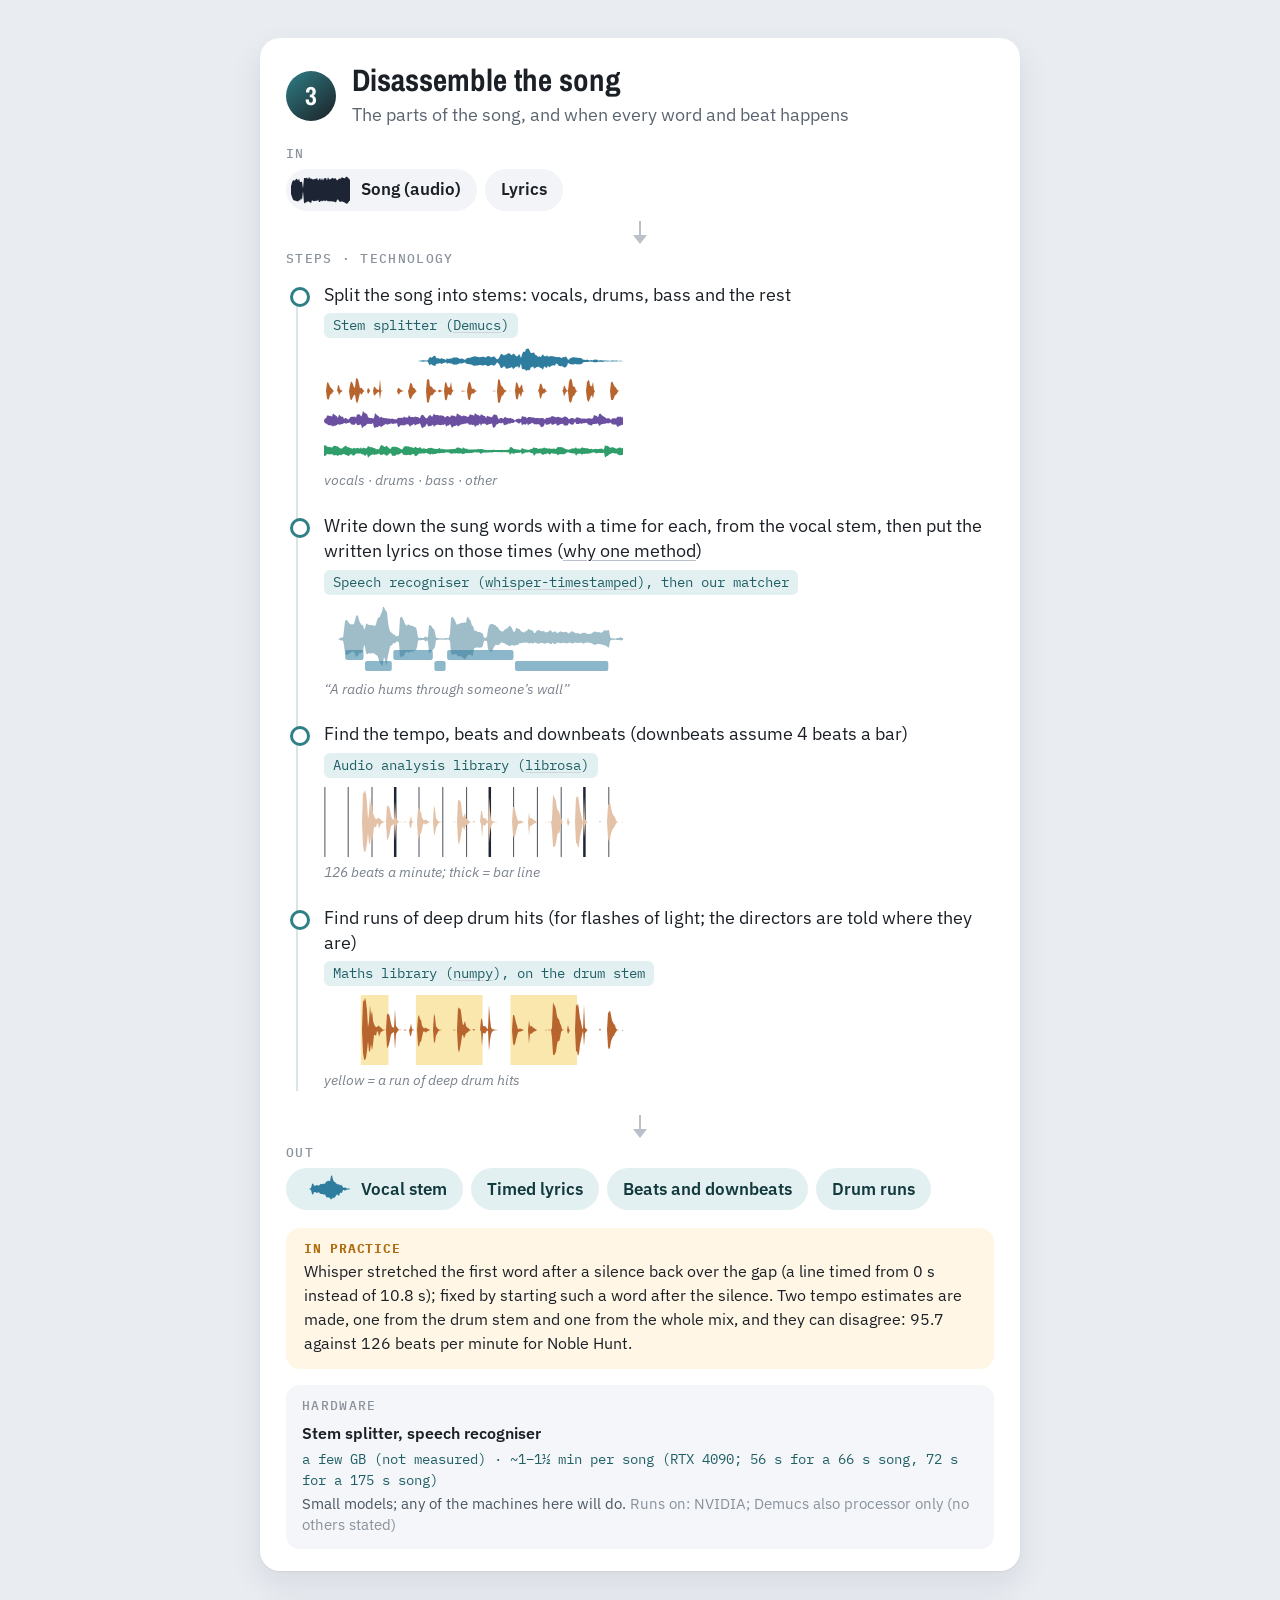
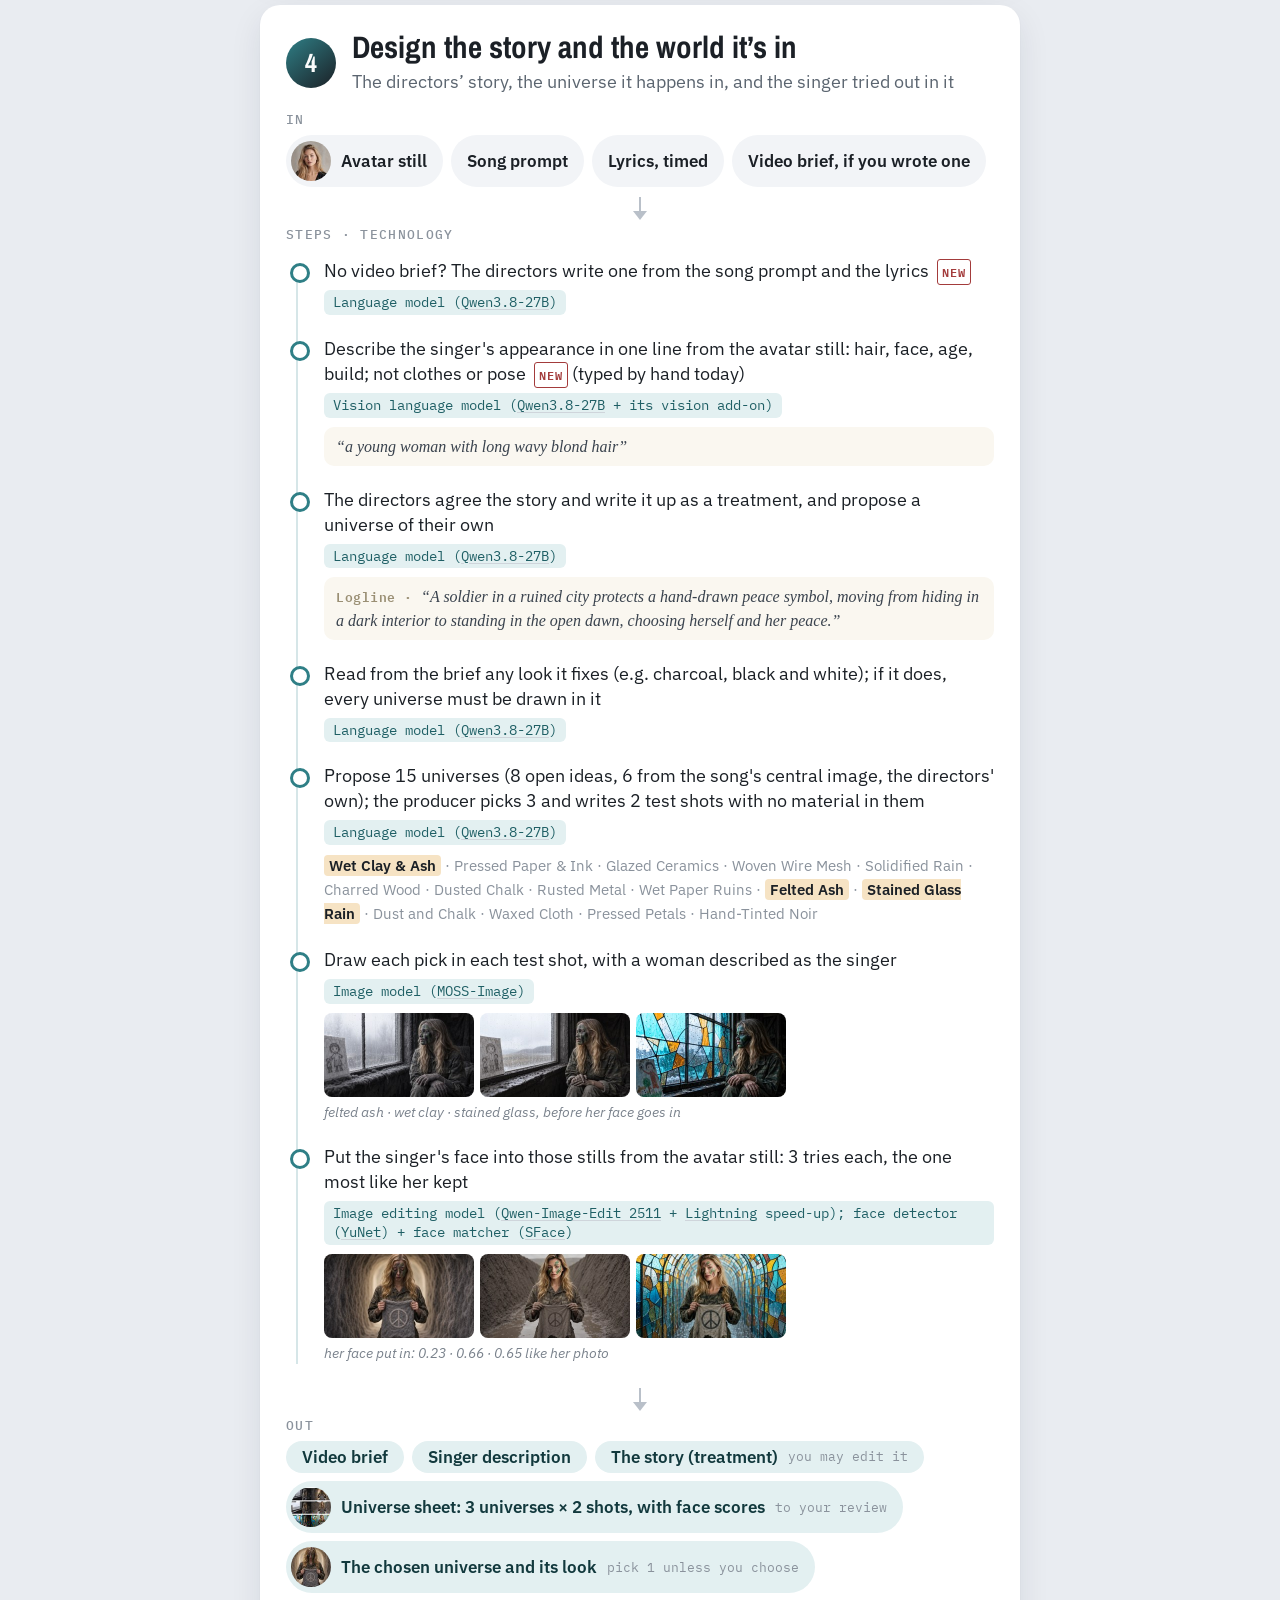
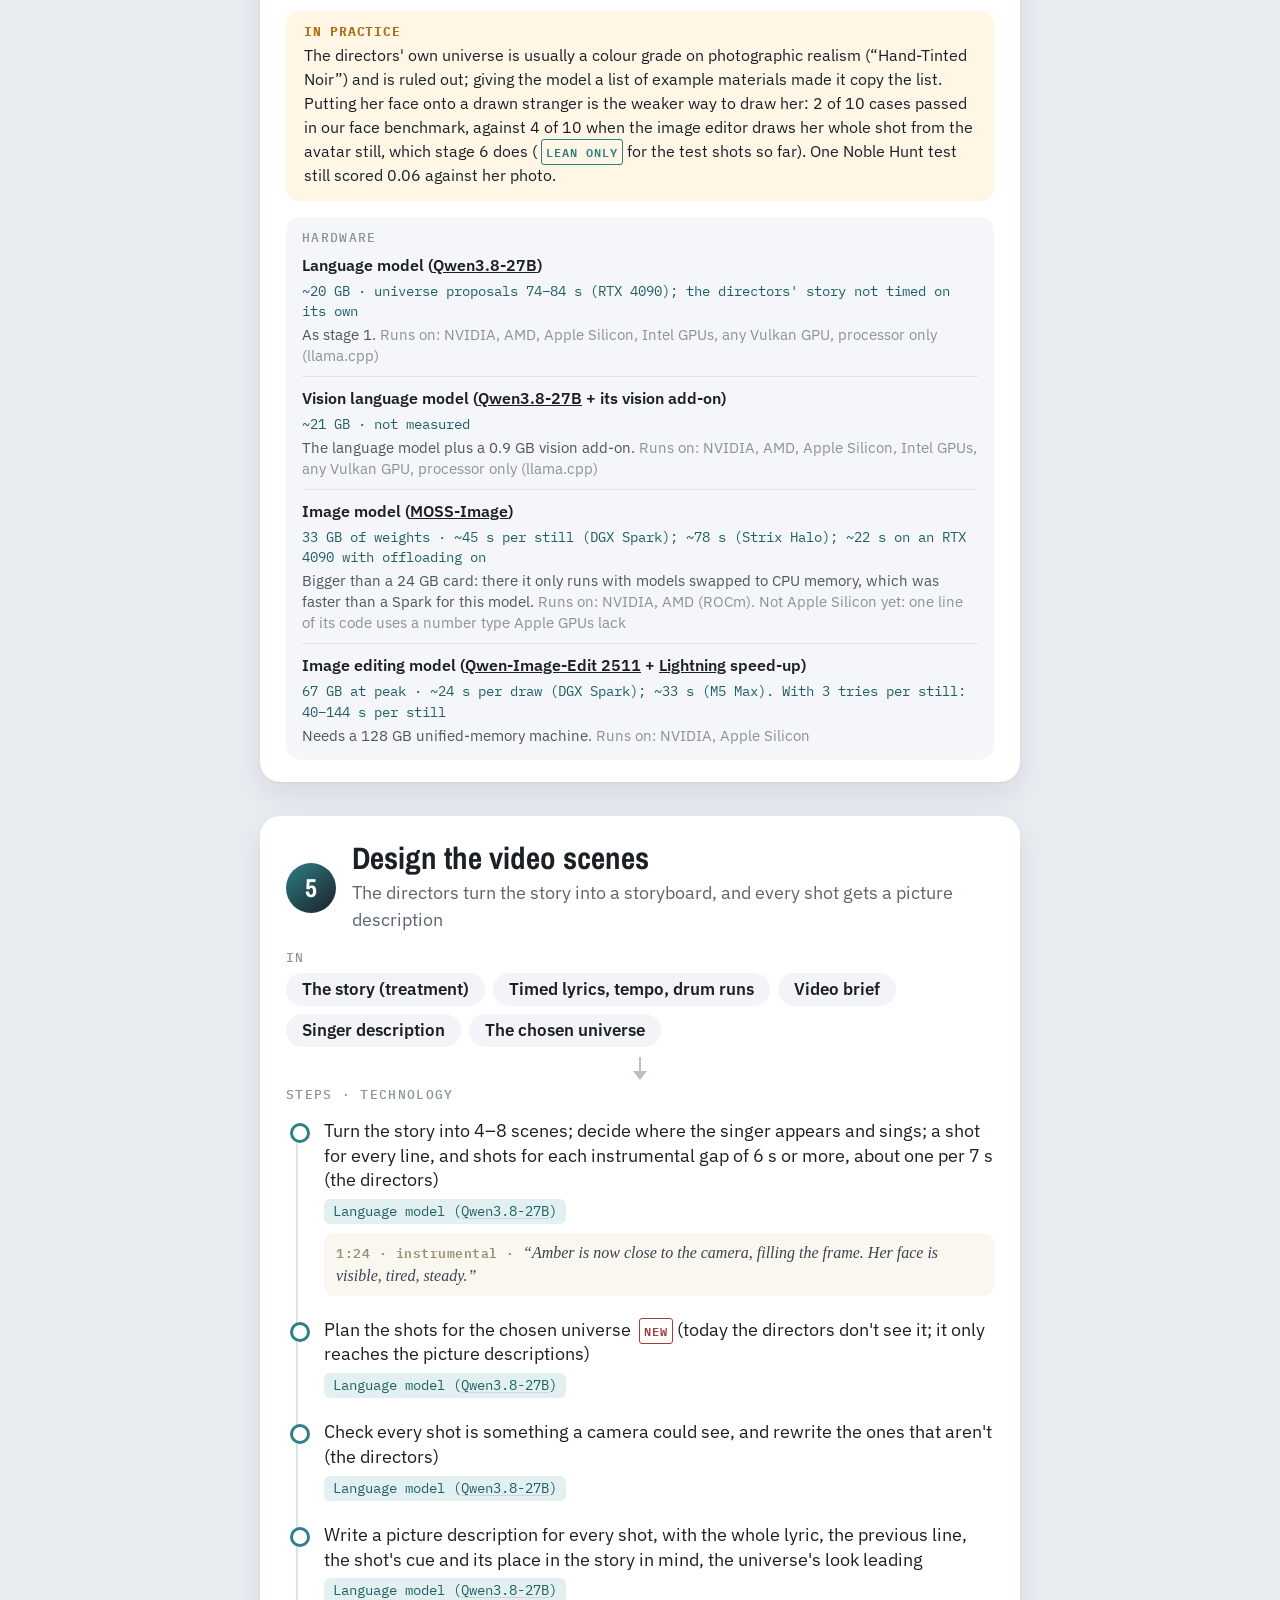
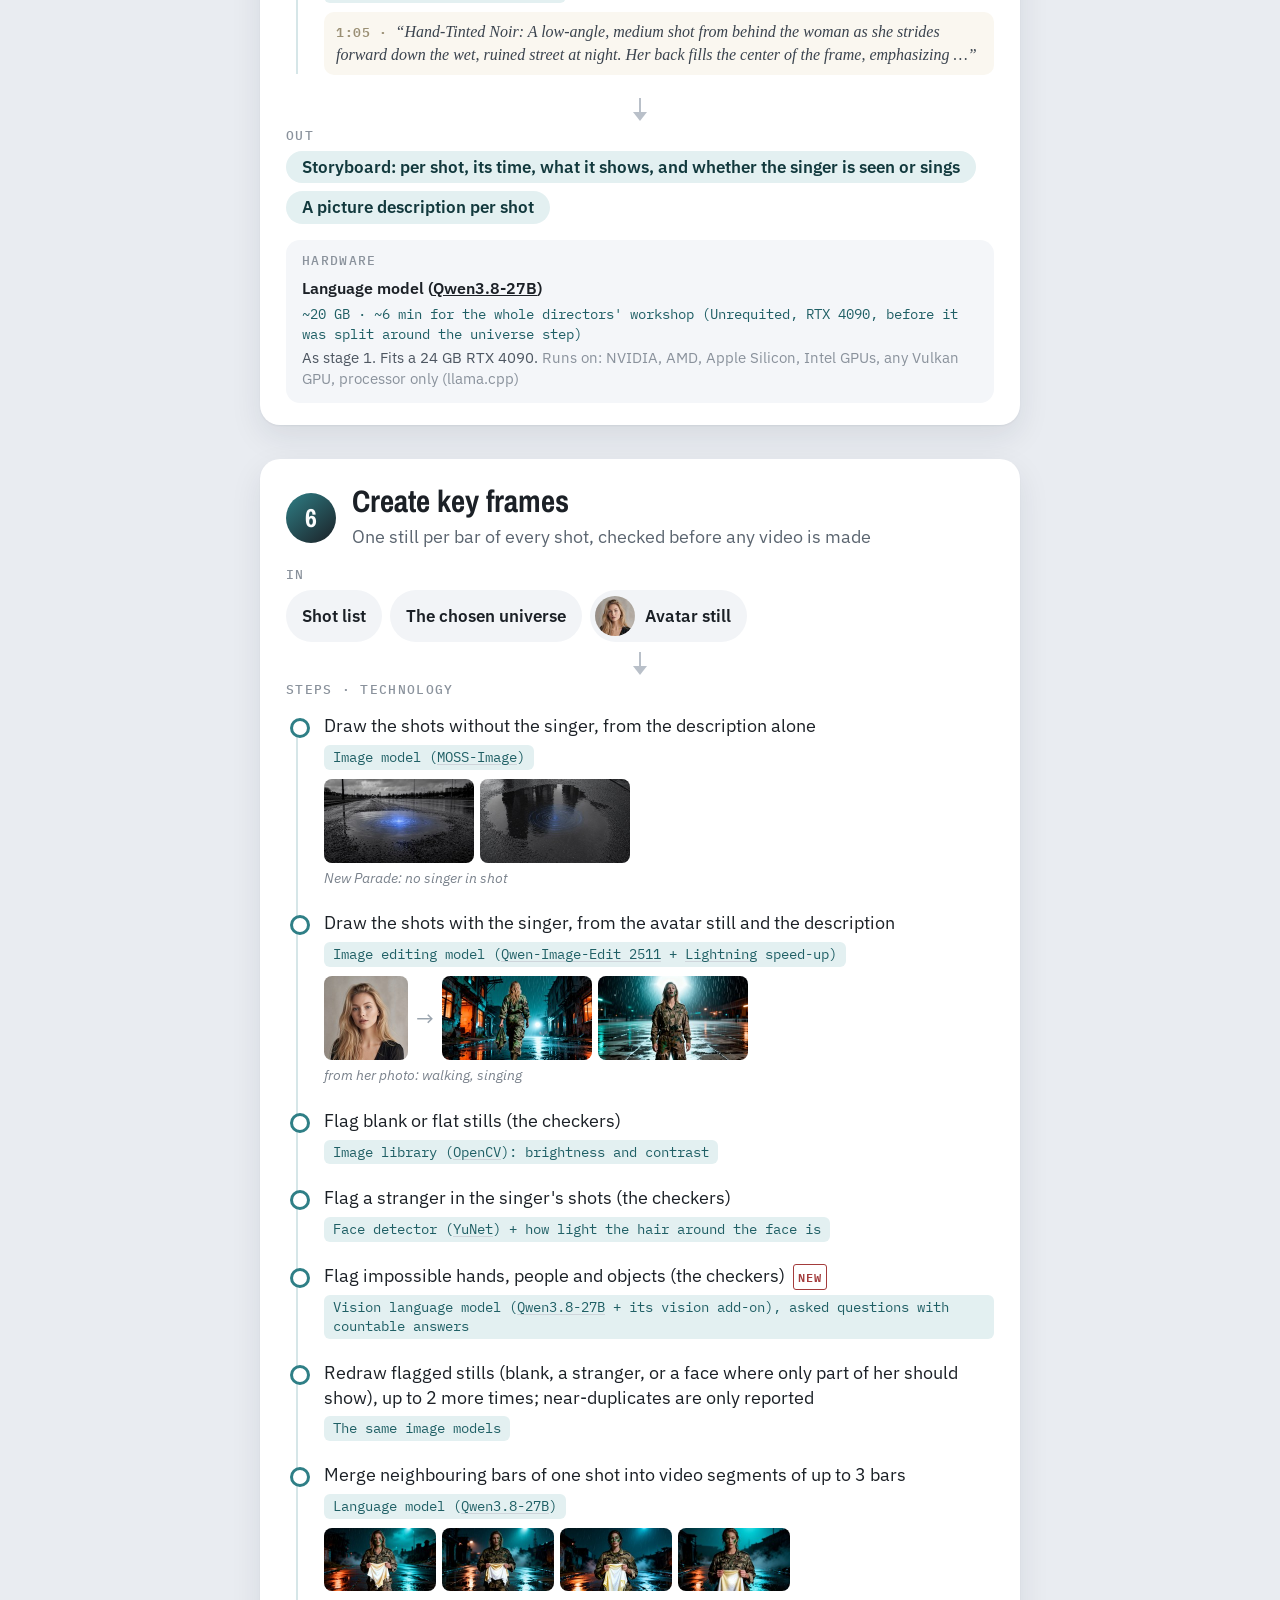
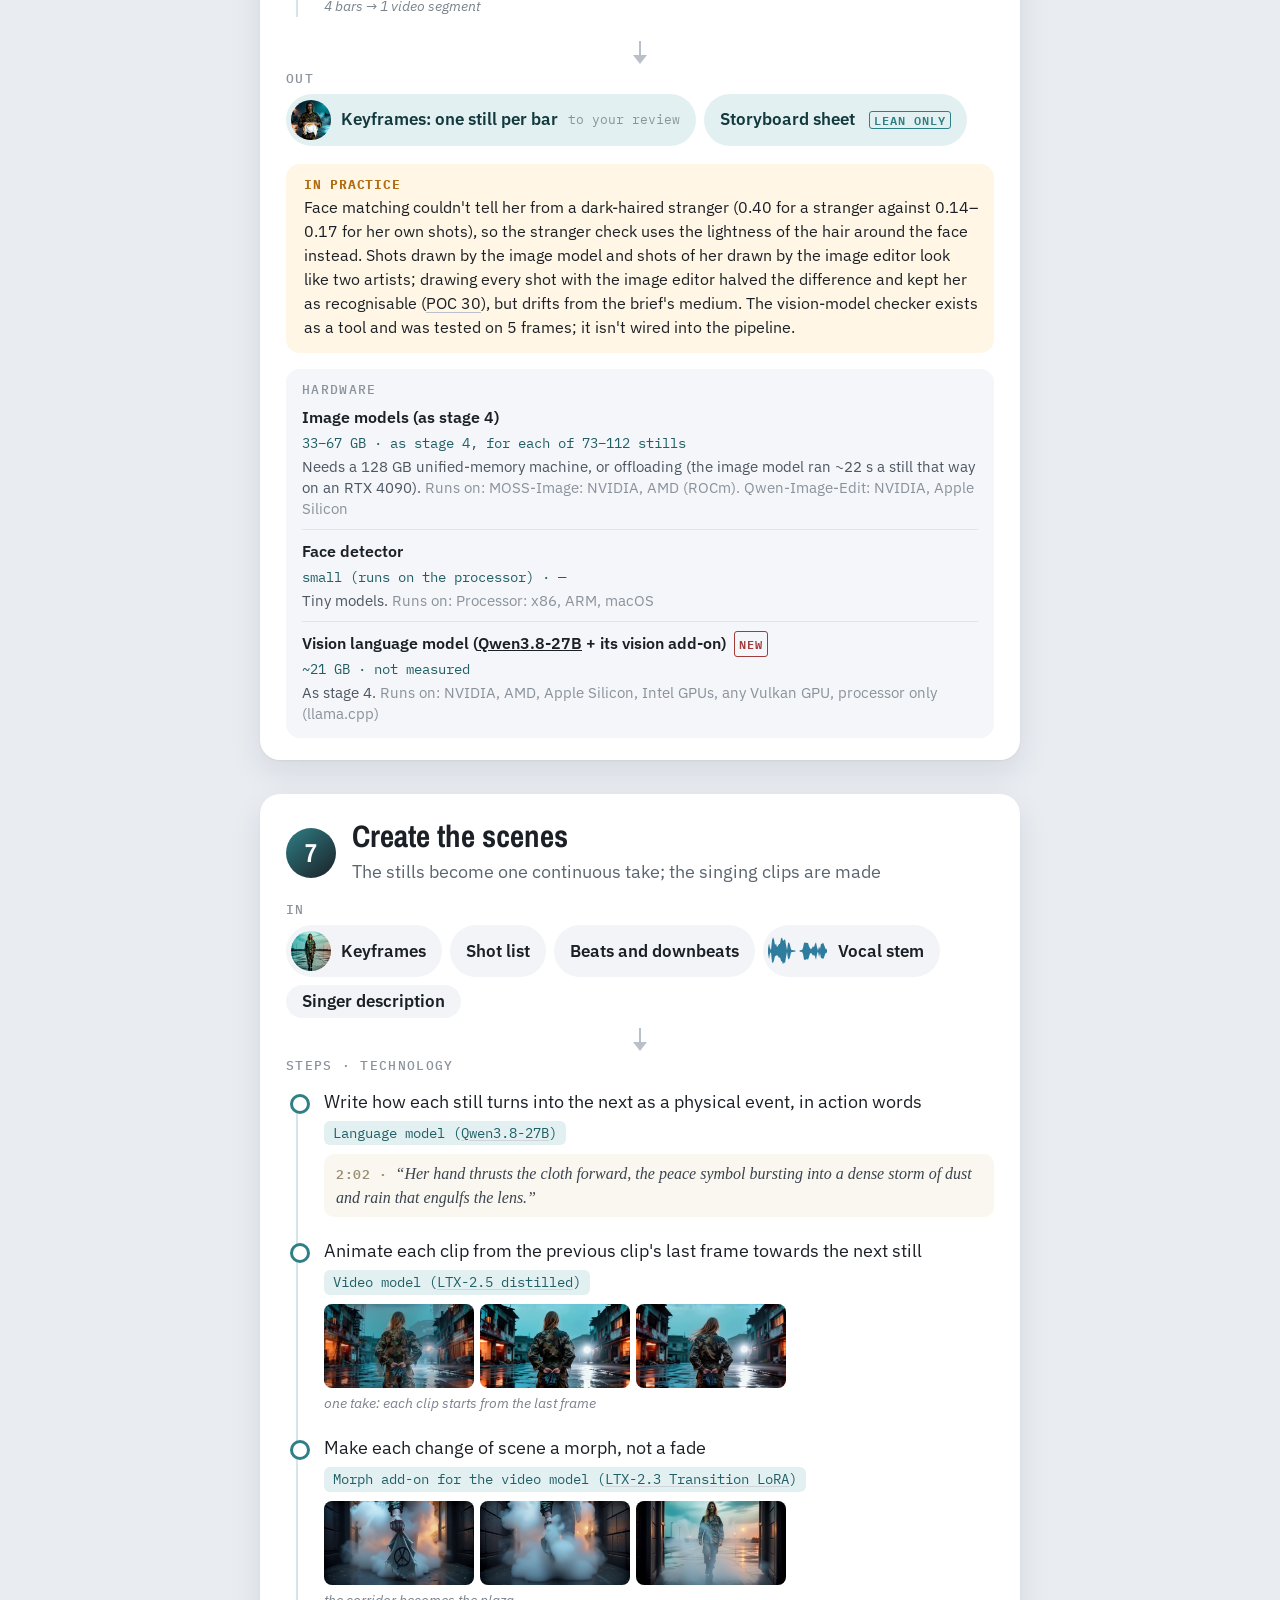
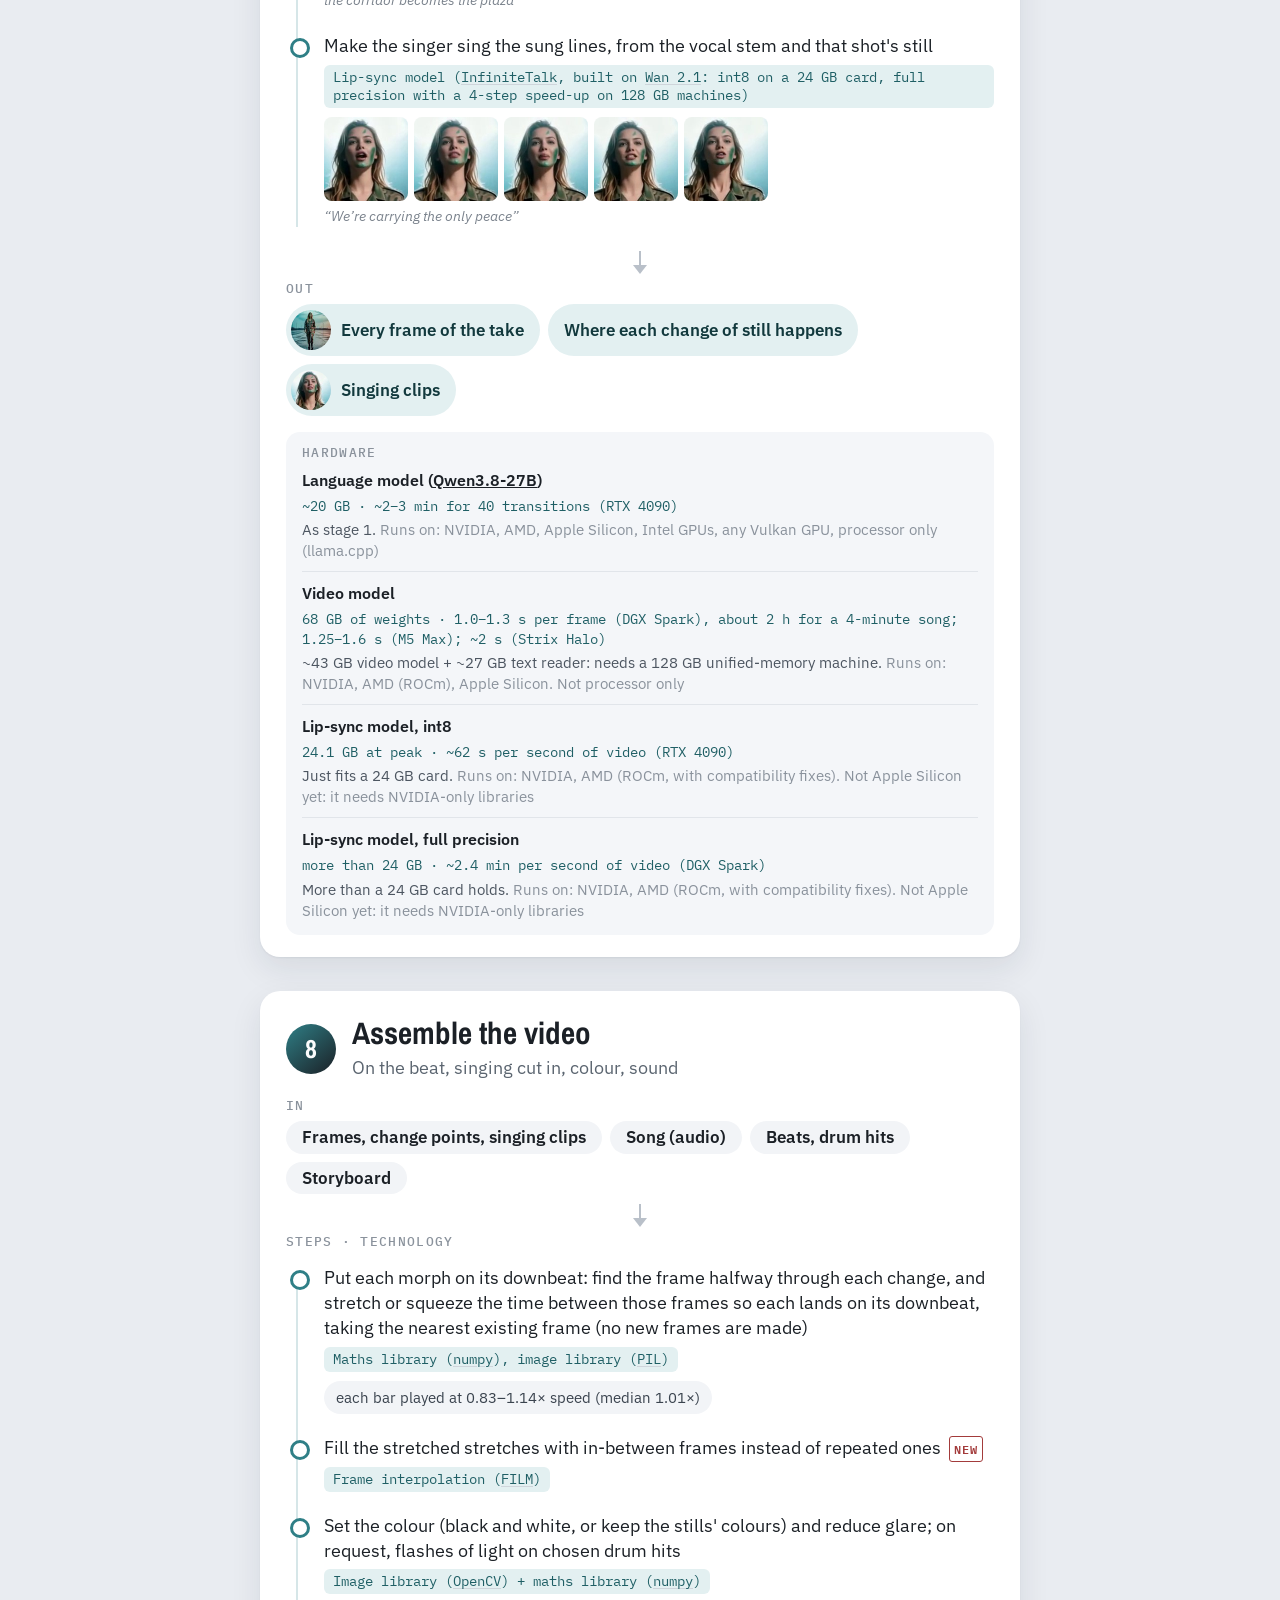
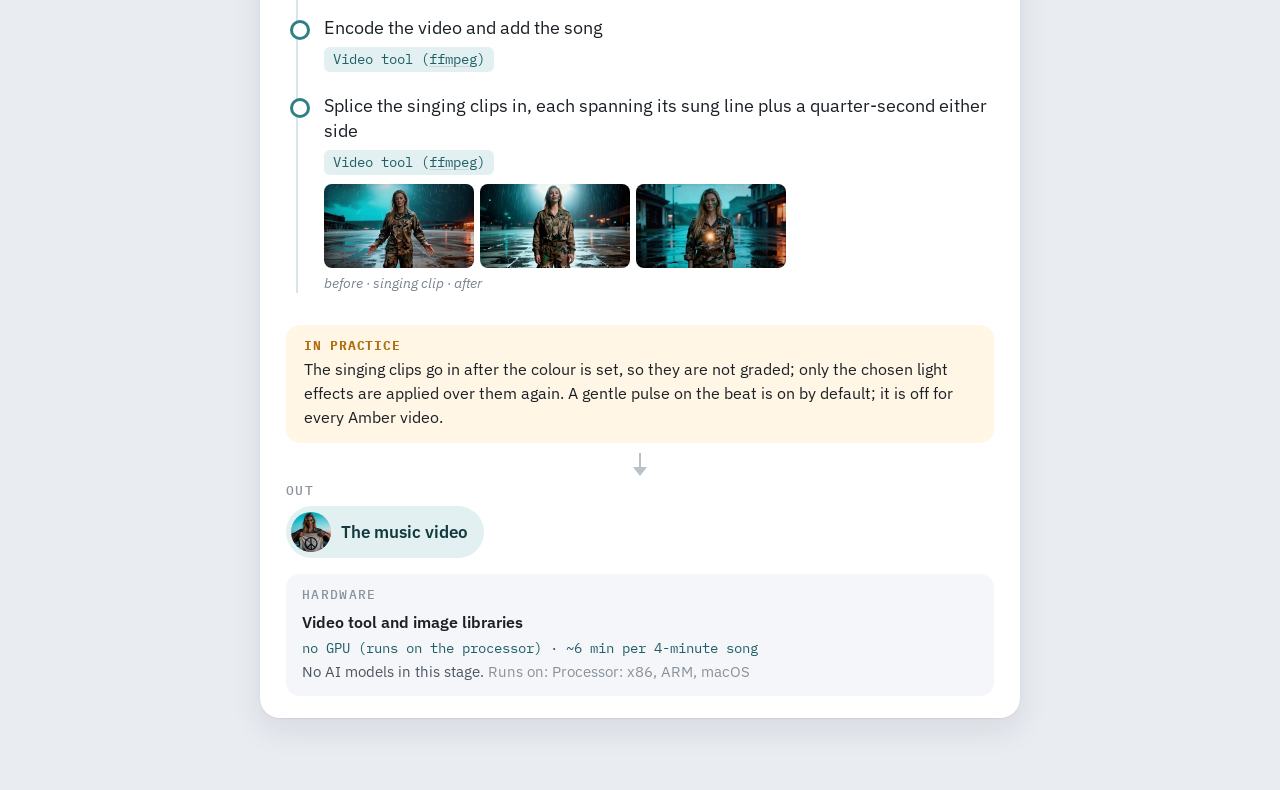
<file: docs/design/20261107-pipeline-cards-illustrated.html>
<!doctype html><html lang="en" data-theme="light"><head><meta charset="utf-8"><meta name="viewport" content="width=device-width,initial-scale=1"><title>Illustrated task cards</title><link rel="stylesheet" href="https://fonts.googleapis.com/css2?family=Archivo+Narrow:wght@500;600;700&family=IBM+Plex+Sans:wght@400;500;600&family=IBM+Plex+Mono:wght@400;500&display=swap"><style>
/* Layout: a production stripboard. One strip per step in running order, coloured by which workflow it comes from;
   phases group the strips; each strip says what the step does, with what, on which box, and what it hands on. */
:root {
  --bg: #eef0f2;
  --paper: #fbfcfc;
  --ink: #1b2026;
  --muted: #5b6570;
  --rule: #cfd5db;
  --amber: #d98a1c;
  --amber-soft: #f6e3c4;
  --offline: #6c7680;
  --offline-soft: #dfe3e7;
  --shared: #2f7f86;
  --shared-soft: #d3e9ea;
  --hypo: #a33b3b;
  --display: "Archivo Narrow", "Arial Narrow", "Helvetica Neue", sans-serif;
  --body: "IBM Plex Sans", "Segoe UI", system-ui, sans-serif;
  --mono: "IBM Plex Mono", ui-monospace, "SFMono-Regular", Menlo, monospace;
}
@media (prefers-color-scheme: dark) { :root:not([data-theme="light"]) {
  --bg: #12161a; --paper: #1a1f25; --ink: #e6e9ec; --muted: #9aa4ae; --rule: #2e353d;
  --amber: #e8a043; --amber-soft: #3a2c17; --offline: #9aa4ae; --offline-soft: #2a3038;
  --shared: #5fb3ba; --shared-soft: #173538; --hypo: #e07a7a; color-scheme: dark } }
:root[data-theme="dark"] {
  --bg: #12161a; --paper: #1a1f25; --ink: #e6e9ec; --muted: #9aa4ae; --rule: #2e353d;
  --amber: #e8a043; --amber-soft: #3a2c17; --offline: #9aa4ae; --offline-soft: #2a3038;
  --shared: #5fb3ba; --shared-soft: #173538; --hypo: #e07a7a; color-scheme: dark }

body { background: var(--bg); color: var(--ink); font: 15px/1.55 var(--body); }
.wrap { max-width: 1120px; margin: 0 auto; padding-block: 40px 64px;
  padding-left: max(16px, env(safe-area-inset-left, 0px)); padding-right: max(16px, env(safe-area-inset-right, 0px)); }

header { display: grid; gap: 14px; margin-bottom: 28px; }
.eyebrow { font: 500 12px/1 var(--mono); letter-spacing: .12em; text-transform: uppercase; color: var(--muted); }
h1 { font: 700 clamp(34px, 6vw, 58px)/1 var(--display); margin: 0; letter-spacing: -.01em; text-wrap: balance; }
.lede { max-width: 68ch; margin: 0; color: var(--muted); font-size: 16px; }
.lede strong { color: var(--ink); font-weight: 600; }

.status { display: flex; gap: 10px; align-items: flex-start; border: 1.5px dashed var(--hypo); color: var(--ink);
  padding: 12px 14px; border-radius: 4px; max-width: 80ch; font-size: 14px; }
.status b { color: var(--hypo); font-family: var(--mono); font-weight: 500; letter-spacing: .06em; text-transform: uppercase; font-size: 12px; white-space: nowrap; padding-top: 2px; }


.overview { margin: 26px 0 8px; background: var(--paper); border: 1px solid var(--rule); border-radius: 4px; padding: 16px 18px; }
.overview h2 { margin: 0; font: 700 22px/1 var(--display); letter-spacing: .04em; text-transform: uppercase; }
.ov-sub { margin: 6px 0 14px; color: var(--muted); font-size: 13.5px; max-width: 80ch; }
.flow { list-style: none; margin: 0 auto; padding: 0; max-width: 760px; display: grid; }
.fnode { background: var(--bg); border: 1.5px solid var(--rule); border-radius: 4px; padding: 12px 14px; min-width: 0; }
.fhead { display: flex; align-items: center; gap: 10px; font: 700 18px/1 var(--display); letter-spacing: .05em; text-transform: uppercase; }
.fhead i { font-style: normal; display: grid; place-items: center; width: 24px; height: 24px; border-radius: 50%; background: var(--ink); color: var(--paper); font-size: 14px; }
.fsteps { list-style: none; margin: 10px 0 0; padding: 0; display: grid; gap: 1px; background: var(--rule); border: 1px solid var(--rule); border-radius: 3px; overflow: hidden; }
.fsteps li { display: grid; grid-template-columns: minmax(0, 1.4fr) minmax(0, 1fr); gap: 4px 12px; padding: 8px 10px; background: var(--paper); }
.fdo { font-size: 13.5px; line-height: 1.4; }
.fby { font: 12px/1.4 var(--mono); color: var(--shared); align-self: start; }
@media (max-width: 520px) { .fsteps li { grid-template-columns: minmax(0, 1fr); } .fby::before { content: "→ "; color: var(--muted); } }
.themebtn { justify-self: end; font: 500 12px/1 var(--mono); letter-spacing: .06em; text-transform: uppercase; color: var(--ink);
  background: var(--paper); border: 1px solid var(--rule); border-radius: 3px; padding: 8px 12px; cursor: pointer; }
.themebtn:hover { border-color: var(--ink); }
.headtop { display: flex; justify-content: space-between; align-items: center; gap: 12px; }
.ftag.stem { border-left: 3px dashed var(--muted); color: var(--muted); }
.fby a, .chip a, .src a { color: inherit; text-decoration: underline; text-decoration-thickness: 1px; text-underline-offset: 2px; text-decoration-color: var(--rule); }
.fby a:hover, .chip a:hover, .src a:hover { text-decoration-color: currentColor; }
.stagemap { list-style: none; margin: 4px auto 34px; padding: 0; max-width: 340px; display: grid; }
.stagemap li { display: grid; justify-items: center; }
.stagemap li + li::before { content: ""; width: 2px; height: 14px; background: var(--ink); }
.stagemap li + li::after { content: ""; order: -1; }
.stagemap a, .stagemap span { position: relative; display: flex; align-items: center; justify-content: center; gap: 10px; width: 100%; box-sizing: border-box;
  padding: 12px 14px; border: 1.5px solid var(--ink); border-radius: 4px; background: var(--paper); color: var(--ink); text-decoration: none;
  font: 700 17px/1.1 var(--display); letter-spacing: .04em; text-transform: uppercase; text-align: center; }
.stagemap li + li a, .stagemap li + li span { margin-top: 0; }
.stagemap li + li > :is(a, span)::before { content: ""; position: absolute; top: -1px; left: 50%; transform: translate(-50%, 0);
  border: 6px solid transparent; border-top: 8px solid var(--ink); border-bottom: 0; }
.stagemap a:hover { background: var(--bg); }
.stagemap i { font-style: normal; font-size: 13px; display: grid; place-items: center; flex: none; width: 22px; height: 22px; border-radius: 50%; background: var(--ink); color: var(--paper); }
.stagemap .sm-end span { background: var(--ink); color: var(--paper); }
.stagemap .sm-end span::before { border-top-color: var(--paper) !important; }
.stage { max-width: 720px; margin: 0 auto 22px; background: var(--bg); border: 1.5px solid var(--rule); border-radius: 6px; padding: 16px; scroll-margin-top: 12px; }
.st-h { display: flex; gap: 12px; align-items: flex-start; margin-bottom: 14px; }
.st-h i { font: normal 700 18px/1 var(--display); display: grid; place-items: center; flex: none; width: 32px; height: 32px; border-radius: 50%; background: var(--ink); color: var(--paper); }
.st-h h3 { margin: 0; font: 700 22px/1.05 var(--display); letter-spacing: .04em; text-transform: uppercase; }
.st-h p { margin: 3px 0 0; color: var(--muted); font-size: 13.5px; }
.st-io ul { list-style: none; margin: 0; padding: 0; display: grid; gap: 6px; }
.st-io li { display: grid; grid-template-columns: minmax(0, 1fr) auto; gap: 2px 12px; align-items: baseline; padding: 8px 10px;
  background: var(--paper); border: 1px solid var(--rule); border-left: 4px solid var(--muted); border-radius: 3px; font-size: 14px; }
.st-io.st-out li { border-left-color: var(--ink); }
.st-io li > span:not(.what):not(.eg) { font: 12px/1.4 var(--mono); color: var(--muted); text-align: right; }
.st-inputs .st-io.st-in li { grid-template-columns: minmax(0, 1fr); }
.st-inputs .st-io.st-in li > span { text-align: left; }
.st-io code { font: 12px var(--mono); color: var(--ink); }
.st-io q { display: block; margin: 6px 0 2px; padding: 8px 10px; border-left: 3px solid var(--rule); font-style: italic; font-size: 13.5px; color: var(--ink); quotes: "\201C" "\201D"; }
.st-io .what { grid-column: 1 / -1; font-family: var(--body); text-align: left; font-size: 13.5px; color: var(--ink); margin-top: 3px; }
.st-io .eg { font: 11.5px var(--mono); color: var(--muted); }
.st-arrow { display: flex; flex-direction: column; align-items: center; padding: 6px 0; }
.st-arrow::before { content: ""; width: 2px; height: 12px; background: var(--ink); }
.st-arrow::after { content: ""; border: 7px solid transparent; border-top: 9px solid var(--ink); border-bottom: 0; }
.stage .lbl { margin-bottom: 6px; }
.stage .fsteps { margin-top: 0; }
@media (max-width: 520px) { .st-io li { grid-template-columns: minmax(0, 1fr); } .st-io li > span { text-align: left; } .stage { padding: 12px; } }
.fins { display: grid; gap: 6px; margin-top: 10px; }
.fins div { display: grid; gap: 1px; padding: 6px 8px; background: var(--paper); border-radius: 3px; font-size: 14px; }
.fins span { font: 12px var(--mono); color: var(--muted); }
.fins .fav { background: var(--amber-soft); border: 1.5px solid var(--amber); }
.fout { background: var(--ink); border-color: var(--ink); color: var(--paper); }
.fout p { margin: 8px 0 0; font-size: 14px; }
.farrow { display: flex; flex-direction: column; align-items: center; padding: 4px 0; }
.farrow::before { content: ""; width: 2px; height: 14px; background: var(--ink); }
.farrow::after { content: ""; border: 7px solid transparent; border-top: 9px solid var(--ink); border-bottom: 0; }
.farrow span { font: 12px var(--mono); color: var(--shared); padding: 3px 0; text-align: center; }

.legend { display: flex; flex-wrap: wrap; gap: 8px 18px; font-size: 13px; color: var(--muted); }
.legend span { display: inline-flex; align-items: center; gap: 8px; }
.sw { width: 26px; height: 12px; border-radius: 2px; }
.sw.a { background: var(--amber); } .sw.o { background: var(--offline); } .sw.s { background: var(--shared); }

.inputs { display: grid; grid-template-columns: repeat(auto-fit, minmax(200px, 1fr)); gap: 10px; margin: 26px 0 8px; }
.inp { background: var(--paper); border: 1px solid var(--rule); border-radius: 4px; padding: 12px 14px; min-width: 0; }
.inp h3 { margin: 0 0 4px; font: 600 15px/1.2 var(--display); letter-spacing: .02em; text-transform: uppercase; }
.inp p { margin: 0; font-size: 13.5px; color: var(--muted); }
.inp code { font: 12.5px var(--mono); color: var(--ink); }
.inp.avatar { border: 1.5px solid var(--amber); }
.req { font: 500 11px var(--mono); letter-spacing: .08em; text-transform: uppercase; color: var(--muted); margin-left: 6px; }

.phase { margin-top: 30px; }
.phase-h { display: flex; align-items: baseline; gap: 12px; border-bottom: 2px solid var(--ink); padding-bottom: 6px; margin-bottom: 8px; }
.phase-h h2 { margin: 0; font: 700 22px/1 var(--display); letter-spacing: .04em; text-transform: uppercase; }
.phase-h p { margin: 0; color: var(--muted); font-size: 13.5px; }

.board { display: grid; gap: 6px; }
.strip { display: grid; grid-template-columns: 56px minmax(0, 1.35fr) minmax(0, 1fr) minmax(0, .9fr); background: var(--paper);
  border: 1px solid var(--rule); border-radius: 3px; overflow: hidden; }
.strip > div { padding: 12px 14px; min-width: 0; }
.num { display: grid; place-items: center; font: 700 22px/1 var(--display); color: var(--paper); }
.strip .num { background: var(--ink); }
.what h3 { margin: 0 0 4px; font: 600 18px/1.15 var(--display); letter-spacing: .01em; }
.what p { margin: 0; font-size: 14px; }
.what .src { display: block; margin-top: 6px; font: 12px var(--mono); color: var(--muted); }
.lbl { font: 500 10.5px/1 var(--mono); letter-spacing: .1em; text-transform: uppercase; color: var(--muted); margin-bottom: 7px; }
.chips { display: flex; flex-wrap: wrap; gap: 5px; }
.chip { font: 12px/1.3 var(--mono); padding: 3px 7px; border: 1px solid var(--rule); border-radius: 3px; background: var(--bg); white-space: nowrap; }
.box { font: 12px var(--mono); color: var(--muted); margin-top: 8px; }
.out { font: 12.5px/1.5 var(--mono); }
.out ul { margin: 0; padding: 0; list-style: none; }
.out li { overflow-wrap: anywhere; }
.out li::before { content: "→ "; color: var(--muted); }

.gate { margin: 8px 0 0 56px; padding: 8px 14px; border-left: 3px solid var(--ink); font-size: 13.5px; background: var(--paper); }
.gate b { font: 600 12px var(--mono); letter-spacing: .08em; text-transform: uppercase; margin-right: 6px; }

.final { margin-top: 30px; background: var(--ink); color: var(--paper); border-radius: 4px; padding: 18px 20px;
  display: flex; flex-wrap: wrap; gap: 8px 24px; align-items: baseline; }
.final h2 { margin: 0; font: 700 22px/1 var(--display); text-transform: uppercase; letter-spacing: .04em; }
.final code { font: 14px var(--mono); }

.comfy { margin-top: 36px; background: var(--paper); border: 1px solid var(--rule); border-radius: 4px; padding: 16px 18px; }
.comfy h2 { margin: 0 0 6px; font: 700 22px/1.1 var(--display); letter-spacing: .04em; text-transform: uppercase; }
.comfy h3 { margin: 0 0 6px; font: 700 16px/1.1 var(--display); letter-spacing: .04em; text-transform: uppercase; }
.comfy-lede { margin: 0 0 12px; max-width: 80ch; font-size: 14.5px; }
.comfy-lede a { color: inherit; text-underline-offset: 2px; }
.comfy-scroll { overflow-x: auto; }
.comfy table { width: 100%; border-collapse: collapse; font-size: 13.5px; min-width: 520px; }
.comfy th, .comfy td { text-align: left; padding: 7px 10px 7px 0; border-bottom: 1px solid var(--rule); vertical-align: top; }
.comfy th { font: 500 11px var(--mono); letter-spacing: .08em; text-transform: uppercase; color: var(--muted); }
.comfy td:first-child a { font: 12.5px var(--mono); color: var(--ink); }
.comfy td:nth-child(2) { white-space: nowrap; font-weight: 500; }
.fit { font: 500 11.5px/1 var(--mono); padding: 3px 6px; border-radius: 3px; border: 1px solid; white-space: nowrap; }
.fit.good { color: var(--shared); } .fit.mixed { color: var(--amber); } .fit.poor { color: var(--hypo); }
.comfy-grid { display: grid; grid-template-columns: repeat(auto-fit, minmax(280px, 1fr)); gap: 18px; margin-top: 16px; }
.comfy ul { margin: 0; padding-left: 18px; font-size: 13.5px; } .comfy li + li { margin-top: 6px; }
.comfy-grid p { margin: 0 0 8px; font-size: 13.5px; }
.st-needs { margin-top: 12px; padding: 10px 12px; border: 1px dashed var(--muted); border-radius: 3px; background: var(--paper); }
.st-needs p { margin: 0; font-size: 13px; line-height: 1.5; }
.hw td:first-child { font-weight: 500; }
.comfy-caveat { color: var(--muted); font-style: italic; }
@media (max-width: 600px) { .comfy td:nth-child(2) { white-space: normal; } }
.notes { margin-top: 36px; display: grid; grid-template-columns: repeat(auto-fit, minmax(300px, 1fr)); gap: 16px; }
.notes section { background: var(--paper); border: 1px solid var(--rule); border-radius: 4px; padding: 16px 18px; min-width: 0; }
.notes h2 { margin: 0 0 8px; font: 700 18px/1.1 var(--display); text-transform: uppercase; letter-spacing: .04em; }
.notes table { width: 100%; border-collapse: collapse; font-size: 13.5px; }
.notes td, .notes th { text-align: left; padding: 6px 8px 6px 0; border-bottom: 1px solid var(--rule); vertical-align: top; }
.notes th { font: 500 11px var(--mono); letter-spacing: .08em; text-transform: uppercase; color: var(--muted); }
.notes td:first-child { font-family: var(--mono); font-size: 12.5px; white-space: nowrap; }
.notes ul { margin: 0; padding-left: 18px; font-size: 13.5px; }
.notes li + li { margin-top: 5px; }


.st-intro .st-h { margin-bottom: 10px; }
.cast { margin: 0; display: grid; gap: 6px; }
.cast div { display: grid; grid-template-columns: 11em minmax(0, 1fr); gap: 2px 14px; padding: 8px 10px; background: var(--paper);
  border: 1px solid var(--rule); border-left: 4px solid var(--muted); border-radius: 3px; }
.cast dt { font-weight: 600; font-size: 14px; } .cast dd { margin: 0; font-size: 13.5px; }
.cast-note { margin: 10px 0 0; font-size: 13px; color: var(--muted); }
@media (max-width: 520px) { .cast div { grid-template-columns: minmax(0, 1fr); } }
.grp { display: inline-block; font: 600 12px/1 var(--mono); letter-spacing: .1em; text-transform: uppercase; padding: 5px 9px; border-radius: 3px; margin-bottom: 8px; }
.grp.req-on { background: var(--ink); color: var(--paper); }
.grp.req-off { border: 1.5px dashed var(--muted); color: var(--muted); }
.optgroup { margin-top: 16px; }
.optgroup li { border-style: dashed; border-left-style: dashed; }
.reqgroup li { border-left-color: var(--ink); border-left-width: 5px; }
.lean { font: normal 600 10.5px/1 var(--mono); letter-spacing: .08em; text-transform: uppercase; color: var(--shared); border: 1px solid var(--shared); border-radius: 3px; padding: 2px 4px; margin-left: 4px; white-space: nowrap; }
.exp { margin: 10px 0 0; padding: 8px 10px; border-left: 3px solid var(--shared); background: var(--paper); font-size: 13px; line-height: 1.45; color: var(--ink); }
.exp b { font: 700 11px/1 var(--mono); letter-spacing: .06em; text-transform: uppercase; color: var(--shared); margin-right: 6px; }
.new { font: normal 600 10.5px/1 var(--mono); letter-spacing: .08em; text-transform: uppercase; color: var(--hypo); border: 1px solid var(--hypo); border-radius: 3px; padding: 2px 4px; margin-left: 4px; white-space: nowrap; }
.hwt-scroll { overflow-x: auto; }
.hwt { width: 100%; min-width: 560px; border-collapse: collapse; font-size: 12.5px; line-height: 1.4; }
.hwt th, .hwt td { text-align: left; vertical-align: top; padding: 5px 8px 5px 0; border-bottom: 1px solid var(--rule); }
.hwt th { font: 500 10.5px var(--mono); letter-spacing: .08em; text-transform: uppercase; color: var(--muted); }
.hwt td:first-child { width: 22%; } .hwt td:nth-child(2) { width: 13%; } .hwt td:nth-child(3) { width: 17%; } .hwt td:nth-child(5) { width: 24%; }
.hwt a, .chip a { color: inherit; }

.pk { display: inline-block; font: 500 10.5px/1 var(--mono); letter-spacing: .04em; text-transform: uppercase; padding: 3px 5px; border-radius: 3px; border: 1px solid; white-space: nowrap; }
.pk.y { color: var(--paper); background: var(--shared); border-color: var(--shared); }
.pk.s { color: var(--shared); } .pk.b { color: var(--amber); } .pk.x { color: var(--hypo); } .pk.u { color: var(--muted); border-style: dashed; }
.pft { min-width: 980px; font-size: 12.5px; line-height: 1.45; }
.pft td:first-child { font-weight: 500; width: 15%; } .comfy .pft td:nth-child(2) { white-space: nowrap; font-weight: 400; }
.pft td { width: 11%; } .pft .pf-note { width: 20%; color: var(--muted); }

.st-arch { margin-top: 12px; padding: 10px 12px; border: 1px dashed var(--muted); border-radius: 3px; background: var(--paper); display: grid; gap: 10px; }
.st-arch .lbl { margin-bottom: 0; }
.arch b { font-size: 13.5px; font-weight: 600; } .arch ul { list-style: none; margin: 4px 0 0; padding: 0; display: grid; gap: 4px; font-size: 13px; line-height: 1.45; }
.arch-note { margin: 4px 0 0; font-size: 12.5px; color: var(--muted); }

@media (max-width: 820px) {
  .strip { grid-template-columns: 44px minmax(0, 1fr); }
  .strip > .tech, .strip > .out { grid-column: 2; padding-top: 0; }
  .num { grid-row: span 3; font-size: 18px; }
  .gate { margin-left: 0; }
}

body.ill { background: #e9ecf1; } body.ill main { padding: 30px 0; }
.ill .stage { width: 760px; max-width: none; box-sizing: border-box; margin: 0 auto 34px; background: #fff; border: 0; border-radius: 20px;
  padding: 26px 26px 22px; box-shadow: 0 1px 2px rgba(20,30,50,.06), 0 12px 32px rgba(20,30,50,.09); }
.ill .st-h { gap: 16px; align-items: center; margin-bottom: 18px; }
.ill .st-h i { width: 50px; height: 50px; font-size: 26px; background: linear-gradient(140deg, #2f7f86, #1b2026); }
.ill .st-h h3 { font: 700 31px/1.08 var(--display); letter-spacing: 0; text-transform: none; }
.ill .st-h p { font-size: 17.5px; margin-top: 4px; }
.ill .lbl { font-size: 13px; color: #8a929c; margin: 0 0 9px; }
.ill .st-io ul { display: flex; flex-wrap: wrap; gap: 8px; }
.ill .st-io li { display: inline-flex; align-items: center; gap: 10px; border: 0; border-radius: 999px; background: #f2f4f7;
  padding: 6px 16px 6px 16px; font-size: 16.5px; line-height: 1.25; }
.ill .st-io li.has { padding-left: 5px; }
.ill .st-io li > img, .ill .st-io li > svg { border-radius: 50%; object-fit: cover; flex: none; }
.ill .st-io li > svg.wv { border-radius: 0; }
.ill .st-io li > span:not(.what):not(.eg) { font: 13px var(--mono); color: #8a929c; text-align: left; }
.ill .st-io.st-out li { background: #e3f0f1; color: #12393d; }
.ill .st-io li b { font-weight: 600; }
.ill .st-arrow { padding: 10px 0 8px; } .ill .st-arrow::before { height: 14px; background: #b9c0c9; }
.ill .st-arrow::after { border-top-color: #b9c0c9; }
.ill .fsteps { background: none; border: 0; gap: 0; position: relative; padding-left: 4px; overflow: visible; }
.ill .fsteps::before { content: ""; position: absolute; left: 10px; top: 14px; bottom: 14px; width: 2px; background: #d6e6e8; }
.ill .fsteps li { display: block; position: relative; background: none; padding: 9px 0 13px 34px; }
.ill .fsteps li::before { content: ""; position: absolute; left: 0; top: 13px; width: 14px; height: 14px; border-radius: 50%;
  background: #fff; border: 3px solid #2f7f86; }
.ill .fdo a, .ill .exp a { color: inherit; text-decoration: underline; text-decoration-color: #b9c0c9; text-underline-offset: 3px; }
.ill .fdo { display: block; font-size: 17.5px; line-height: 1.42; }
.ill .fby { display: inline-block; margin-top: 6px; font-size: 13.5px; background: #e3f0f1; color: #1f5f65; border-radius: 6px; padding: 3px 9px; }
.ill .th { margin-top: 9px; } .ill .th .row { display: flex; gap: 6px; align-items: center; flex-wrap: wrap; }
.ill .th img { border-radius: 8px; display: block; } .ill .th .tc { font-size: 14px; color: #7a828c; margin-top: 5px; font-style: italic; }
.ill .th .arr { font-size: 22px; color: #9aa4ae; padding: 0 2px; }
.ill .stems { display: grid; gap: 2px; } .ill svg.wv { display: block; }
.ill .names { font-size: 15px; line-height: 1.6; color: #8a929c; } .ill .names .pkn { color: #1b2026; font-weight: 600; background: #f6e3c4; border-radius: 4px; padding: 1px 5px; }
.ill .pill { display: inline-block; font-size: 15px; background: #f2f4f7; border-radius: 999px; padding: 5px 12px; color: #3a434e; }
.ill .eg { margin-top: 9px; font: italic 16px/1.45 Georgia, serif; color: #3a434e; background: #faf7f0; border-radius: 10px; padding: 8px 12px; }
.ill .eg b { font: 600 12.5px var(--mono); font-style: normal; color: #9a8f74; letter-spacing: .04em; }
.ill .exp { margin-top: 18px; border: 0; border-radius: 14px; background: #fff6e6; padding: 14px 16px 14px 18px; font-size: 16px; line-height: 1.5; }
.ill .exp b { display: block; color: #b06d12; font-size: 12.5px; margin-bottom: 5px; }
.ill .st-needs { margin-top: 16px; border: 0; border-radius: 14px; background: #f4f6f9; padding: 14px 16px; }
.ill .hwb { display: grid; gap: 10px; } .ill .hwb > div { border-top: 1px solid #e1e5ea; padding-top: 9px; }
.ill .hwb > div:first-child { border-top: 0; padding-top: 0; }
.ill .hwb .w { font-size: 16px; font-weight: 600; } .ill .hwb .w a { color: inherit; }
.ill .hwb .m { font: 13.5px/1.5 var(--mono); color: #1f5f65; margin: 3px 0; }
.ill .hwb .y { font-size: 14.5px; line-height: 1.45; color: #4d5661; } .ill .hwb .y i { font-style: normal; color: #8a929c; }
.ill .new, .ill .lean { font-size: 12px; }
</style></head><body class="ill"><main><article class="stage" id="stage-3">
  <header class="st-h"><i>3</i><div><h3>Disassemble the song</h3><p>The parts of the song, and when every word and beat happens</p></div></header>
  <div class="st-io st-in"><div class="lbl">In</div><ul><li><b>Song (audio)</b></li><li><b>Lyrics</b></li></ul></div>
  <div class="st-arrow" aria-hidden="true"></div>
  <div class="lbl">Steps · technology</div>
  <ul class="fsteps"><li><span class="fdo">Split the song into stems: vocals, drums, bass and the rest</span><span class="fby">Stem splitter (<a href="https://github.com/facebookresearch/demucs" target="_blank" rel="noopener">Demucs</a>)</span></li><li><span class="fdo">Write down the sung words with a time for each, from the vocal stem, then put the written lyrics on those times (<a href="https://github.com/boxabirds/poptok/blob/main/docs/reports/20261109-lyric-timing.md" target="_blank" rel="noopener">why one method</a>)</span><span class="fby">Speech recogniser (<a href="https://github.com/linto-ai/whisper-timestamped" target="_blank" rel="noopener">whisper-timestamped</a>), then our matcher</span></li><li><span class="fdo">Find the tempo, beats and downbeats (downbeats assume 4 beats a bar)</span><span class="fby">Audio analysis library (<a href="https://librosa.org/doc/latest/index.html" target="_blank" rel="noopener">librosa</a>)</span></li><li><span class="fdo">Find runs of deep drum hits (for flashes of light; the directors are told where they are)</span><span class="fby">Maths library (<a href="https://numpy.org" target="_blank" rel="noopener">numpy</a>), on the drum stem</span></li></ul>
  <div class="st-arrow" aria-hidden="true"></div>
  <div class="st-io st-out"><div class="lbl">Out</div><ul><li><b>Vocal stem</b></li><li><b>Timed lyrics</b></li><li><b>Beats and downbeats</b></li><li><b>Drum runs</b></li></ul></div>
  <p class="exp"><b>In practice</b>Whisper stretched the first word after a silence back over the gap (a line timed from 0 s instead of 10.8 s); fixed by starting such a word after the silence. Two tempo estimates are made, one from the drum stem and one from the whole mix, and they can disagree: 95.7 against 126 beats per minute for Noble Hunt.</p>
  <div class="st-needs"><div class="lbl">Hardware</div><div class="hwt-scroll"><table class="hwt"><thead><tr><th>What runs</th><th>Memory</th><th>Time (measured)</th><th>Why</th><th>Known supported architectures</th></tr></thead><tbody><tr><td>Stem splitter, speech recogniser</td><td>a few GB (not measured)</td><td>~1&ndash;1&frac12; min per song (RTX 4090; 56 s for a 66 s song, 72 s for a 175 s song)</td><td>Small models; any of the machines here will do.</td><td>NVIDIA; Demucs also processor only (no others stated)</td></tr></tbody></table></div></div>
</article><article class="stage" id="stage-4">
  <header class="st-h"><i>4</i><div><h3>Design the story and the world it’s in</h3><p>The directors’ story, the universe it happens in, and the singer tried out in it</p></div></header>
  <div class="st-io st-in"><div class="lbl">In</div><ul><li><b>Avatar still</b></li><li><b>Song prompt</b></li><li><b>Lyrics, timed</b></li><li><b>Video brief, if you wrote one</b></li></ul></div>
  <div class="st-arrow" aria-hidden="true"></div>
  <div class="lbl">Steps · technology</div>
  <ul class="fsteps"><li><span class="fdo">No video brief? The directors write one from the song prompt and the lyrics <em class="new">new</em></span><span class="fby">Language model (<a href="https://huggingface.co/Qwen/Qwen3.8-27B" target="_blank" rel="noopener">Qwen3.8-27B</a>)</span></li><li><span class="fdo">Describe the singer's appearance in one line from the avatar still: hair, face, age, build; not clothes or pose <em class="new">new</em> (typed by hand today)</span><span class="fby">Vision language model (<a href="https://huggingface.co/Qwen/Qwen3.8-27B" target="_blank" rel="noopener">Qwen3.8-27B</a> + its vision add-on)</span></li><li><span class="fdo">The directors agree the story and write it up as a treatment, and propose a universe of their own</span><span class="fby">Language model (<a href="https://huggingface.co/Qwen/Qwen3.8-27B" target="_blank" rel="noopener">Qwen3.8-27B</a>)</span></li><li><span class="fdo">Read from the brief any look it fixes (e.g. charcoal, black and white); if it does, every universe must be drawn in it</span><span class="fby">Language model (<a href="https://huggingface.co/Qwen/Qwen3.8-27B" target="_blank" rel="noopener">Qwen3.8-27B</a>)</span></li><li><span class="fdo">Propose 15 universes (8 open ideas, 6 from the song's central image, the directors' own); the producer picks 3 and writes 2 test shots with no material in them</span><span class="fby">Language model (<a href="https://huggingface.co/Qwen/Qwen3.8-27B" target="_blank" rel="noopener">Qwen3.8-27B</a>)</span></li><li><span class="fdo">Draw each pick in each test shot, with a woman described as the singer</span><span class="fby">Image model (<a href="https://huggingface.co/OpenMOSS-Team/MOSS-Image-SFT" target="_blank" rel="noopener">MOSS-Image</a>)</span></li><li><span class="fdo">Put the singer's face into those stills from the avatar still: 3 tries each, the one most like her kept</span><span class="fby">Image editing model (<a href="https://huggingface.co/Qwen/Qwen-Image-Edit-2511" target="_blank" rel="noopener">Qwen-Image-Edit 2511</a> + <a href="https://huggingface.co/lightx2v/Qwen-Image-Edit-2511-Lightning" target="_blank" rel="noopener">Lightning</a> speed-up); face detector (<a href="https://github.com/opencv/opencv_zoo/tree/main/models/face_detection_yunet" target="_blank" rel="noopener">YuNet</a>) + face matcher (<a href="https://github.com/opencv/opencv_zoo/tree/main/models/face_recognition_sface" target="_blank" rel="noopener">SFace</a>)</span></li></ul>
  <div class="st-arrow" aria-hidden="true"></div>
  <div class="st-io st-out"><div class="lbl">Out</div><ul><li><b>Video brief</b></li><li><b>Singer description</b></li><li><b>The story (treatment)</b><span>you may edit it</span></li><li><b>Universe sheet: 3 universes &times; 2 shots, with face scores</b><span>to your review</span></li><li><b>The chosen universe and its look</b><span>pick 1 unless you choose</span></li></ul></div>
  <p class="exp"><b>In practice</b>The directors' own universe is usually a colour grade on photographic realism (&ldquo;Hand-Tinted Noir&rdquo;) and is ruled out; giving the model a list of example materials made it copy the list. Putting her face onto a drawn stranger is the weaker way to draw her: 2 of 10 cases passed in our face benchmark, against 4 of 10 when the image editor draws her whole shot from the avatar still, which stage 6 does (<em class="lean">lean only</em> for the test shots so far). One Noble Hunt test still scored 0.06 against her photo.</p>
  <div class="st-needs"><div class="lbl">Hardware</div><div class="hwt-scroll"><table class="hwt"><thead><tr><th>What runs</th><th>Memory</th><th>Time (measured)</th><th>Why</th><th>Known supported architectures</th></tr></thead><tbody><tr><td>Language model (<a href="https://huggingface.co/Qwen/Qwen3.8-27B" target="_blank" rel="noopener">Qwen3.8-27B</a>)</td><td>~20 GB</td><td>universe proposals 74&ndash;84 s (RTX 4090); the directors' story not timed on its own</td><td>As stage 1.</td><td>NVIDIA, AMD, Apple Silicon, Intel GPUs, any Vulkan GPU, processor only (llama.cpp)</td></tr><tr><td>Vision language model (<a href="https://huggingface.co/Qwen/Qwen3.8-27B" target="_blank" rel="noopener">Qwen3.8-27B</a> + its vision add-on)</td><td>~21 GB</td><td>not measured</td><td>The language model plus a 0.9 GB vision add-on.</td><td>NVIDIA, AMD, Apple Silicon, Intel GPUs, any Vulkan GPU, processor only (llama.cpp)</td></tr><tr><td>Image model (<a href="https://huggingface.co/OpenMOSS-Team/MOSS-Image-SFT" target="_blank" rel="noopener">MOSS-Image</a>)</td><td>33 GB of weights</td><td>~45 s per still (DGX Spark); ~78 s (Strix Halo); ~22 s on an RTX 4090 with offloading on</td><td>Bigger than a 24 GB card: there it only runs with models swapped to CPU memory, which was faster than a Spark for this model.</td><td>NVIDIA, AMD (ROCm). Not Apple Silicon yet: one line of its code uses a number type Apple GPUs lack</td></tr><tr><td>Image editing model (<a href="https://huggingface.co/Qwen/Qwen-Image-Edit-2511" target="_blank" rel="noopener">Qwen-Image-Edit 2511</a> + <a href="https://huggingface.co/lightx2v/Qwen-Image-Edit-2511-Lightning" target="_blank" rel="noopener">Lightning</a> speed-up)</td><td>67 GB at peak</td><td>~24 s per draw (DGX Spark); ~33 s (M5 Max). With 3 tries per still: 40&ndash;144 s per still</td><td>Needs a 128 GB unified-memory machine.</td><td>NVIDIA, Apple Silicon</td></tr></tbody></table></div></div>
</article><article class="stage" id="stage-5">
  <header class="st-h"><i>5</i><div><h3>Design the video scenes</h3><p>The directors turn the story into a storyboard, and every shot gets a picture description</p></div></header>
  <div class="st-io st-in"><div class="lbl">In</div><ul><li><b>The story (treatment)</b></li><li><b>Timed lyrics, tempo, drum runs</b></li><li><b>Video brief</b></li><li><b>Singer description</b></li><li><b>The chosen universe</b></li></ul></div>
  <div class="st-arrow" aria-hidden="true"></div>
  <div class="lbl">Steps · technology</div>
  <ul class="fsteps"><li><span class="fdo">Turn the story into 4&ndash;8 scenes; decide where the singer appears and sings; a shot for every line, and shots for each instrumental gap of 6 s or more, about one per 7 s (the directors)</span><span class="fby">Language model (<a href="https://huggingface.co/Qwen/Qwen3.8-27B" target="_blank" rel="noopener">Qwen3.8-27B</a>)</span></li><li><span class="fdo">Plan the shots for the chosen universe <em class="new">new</em> (today the directors don't see it; it only reaches the picture descriptions)</span><span class="fby">Language model (<a href="https://huggingface.co/Qwen/Qwen3.8-27B" target="_blank" rel="noopener">Qwen3.8-27B</a>)</span></li><li><span class="fdo">Check every shot is something a camera could see, and rewrite the ones that aren't (the directors)</span><span class="fby">Language model (<a href="https://huggingface.co/Qwen/Qwen3.8-27B" target="_blank" rel="noopener">Qwen3.8-27B</a>)</span></li><li><span class="fdo">Write a picture description for every shot, with the whole lyric, the previous line, the shot's cue and its place in the story in mind, the universe's look leading</span><span class="fby">Language model (<a href="https://huggingface.co/Qwen/Qwen3.8-27B" target="_blank" rel="noopener">Qwen3.8-27B</a>)</span></li></ul>
  <div class="st-arrow" aria-hidden="true"></div>
  <div class="st-io st-out"><div class="lbl">Out</div><ul><li><b>Storyboard: per shot, its time, what it shows, and whether the singer is seen or sings</b></li><li><b>A picture description per shot</b></li></ul></div>
  <div class="st-needs"><div class="lbl">Hardware</div><div class="hwt-scroll"><table class="hwt"><thead><tr><th>What runs</th><th>Memory</th><th>Time (measured)</th><th>Why</th><th>Known supported architectures</th></tr></thead><tbody><tr><td>Language model (<a href="https://huggingface.co/Qwen/Qwen3.8-27B" target="_blank" rel="noopener">Qwen3.8-27B</a>)</td><td>~20 GB</td><td>~6 min for the whole directors' workshop (Unrequited, RTX 4090, before it was split around the universe step)</td><td>As stage 1. Fits a 24 GB RTX 4090.</td><td>NVIDIA, AMD, Apple Silicon, Intel GPUs, any Vulkan GPU, processor only (llama.cpp)</td></tr></tbody></table></div></div>
</article><article class="stage" id="stage-6">
  <header class="st-h"><i>6</i><div><h3>Create key frames</h3><p>One still per bar of every shot, checked before any video is made</p></div></header>
  <div class="st-io st-in"><div class="lbl">In</div><ul><li><b>Shot list</b></li><li><b>The chosen universe</b></li><li><b>Avatar still</b></li></ul></div>
  <div class="st-arrow" aria-hidden="true"></div>
  <div class="lbl">Steps · technology</div>
  <ul class="fsteps"><li><span class="fdo">Draw the shots without the singer, from the description alone</span><span class="fby">Image model (<a href="https://huggingface.co/OpenMOSS-Team/MOSS-Image-SFT" target="_blank" rel="noopener">MOSS-Image</a>)</span></li><li><span class="fdo">Draw the shots with the singer, from the avatar still and the description</span><span class="fby">Image editing model (<a href="https://huggingface.co/Qwen/Qwen-Image-Edit-2511" target="_blank" rel="noopener">Qwen-Image-Edit 2511</a> + <a href="https://huggingface.co/lightx2v/Qwen-Image-Edit-2511-Lightning" target="_blank" rel="noopener">Lightning</a> speed-up)</span></li><li><span class="fdo">Flag blank or flat stills (the checkers)</span><span class="fby">Image library (<a href="https://opencv.org" target="_blank" rel="noopener">OpenCV</a>): brightness and contrast</span></li><li><span class="fdo">Flag a stranger in the singer's shots (the checkers)</span><span class="fby">Face detector (<a href="https://github.com/opencv/opencv_zoo/tree/main/models/face_detection_yunet" target="_blank" rel="noopener">YuNet</a>) + how light the hair around the face is</span></li><li><span class="fdo">Flag impossible hands, people and objects (the checkers) <em class="new">new</em></span><span class="fby">Vision language model (<a href="https://huggingface.co/Qwen/Qwen3.8-27B" target="_blank" rel="noopener">Qwen3.8-27B</a> + its vision add-on), asked questions with countable answers</span></li><li><span class="fdo">Redraw flagged stills (blank, a stranger, or a face where only part of her should show), up to 2 more times; near-duplicates are only reported</span><span class="fby">The same image models</span></li><li><span class="fdo">Merge neighbouring bars of one shot into video segments of up to 3 bars</span><span class="fby">Language model (<a href="https://huggingface.co/Qwen/Qwen3.8-27B" target="_blank" rel="noopener">Qwen3.8-27B</a>)</span></li></ul>
  <div class="st-arrow" aria-hidden="true"></div>
  <div class="st-io st-out"><div class="lbl">Out</div><ul><li><b>Keyframes: one still per bar</b><span>to your review</span></li><li><b>Storyboard sheet</b> <em class="lean">lean only</em></li></ul></div>
  <p class="exp"><b>In practice</b>Face matching couldn't tell her from a dark-haired stranger (0.40 for a stranger against 0.14&ndash;0.17 for her own shots), so the stranger check uses the lightness of the hair around the face instead. Shots drawn by the image model and shots of her drawn by the image editor look like two artists; drawing every shot with the image editor halved the difference and kept her as recognisable (<a href="https://github.com/boxabirds/poptok/blob/main/docs/pocs/30-one-look.md" target="_blank" rel="noopener">POC 30</a>), but drifts from the brief's medium. The vision-model checker exists as a tool and was tested on 5 frames; it isn't wired into the pipeline.</p>
  <div class="st-needs"><div class="lbl">Hardware</div><div class="hwt-scroll"><table class="hwt"><thead><tr><th>What runs</th><th>Memory</th><th>Time (measured)</th><th>Why</th><th>Known supported architectures</th></tr></thead><tbody><tr><td>Image models (as stage 4)</td><td>33&ndash;67 GB</td><td>as stage 4, for each of 73&ndash;112 stills</td><td>Needs a 128 GB unified-memory machine, or offloading (the image model ran ~22 s a still that way on an RTX 4090).</td><td>MOSS-Image: NVIDIA, AMD (ROCm). Qwen-Image-Edit: NVIDIA, Apple Silicon</td></tr><tr><td>Face detector</td><td>small (runs on the processor)</td><td>&mdash;</td><td>Tiny models.</td><td>Processor: x86, ARM, macOS</td></tr><tr><td>Vision language model (<a href="https://huggingface.co/Qwen/Qwen3.8-27B" target="_blank" rel="noopener">Qwen3.8-27B</a> + its vision add-on) <em class="new">new</em></td><td>~21 GB</td><td>not measured</td><td>As stage 4.</td><td>NVIDIA, AMD, Apple Silicon, Intel GPUs, any Vulkan GPU, processor only (llama.cpp)</td></tr></tbody></table></div></div>
</article><article class="stage" id="stage-7">
  <header class="st-h"><i>7</i><div><h3>Create the scenes</h3><p>The stills become one continuous take; the singing clips are made</p></div></header>
  <div class="st-io st-in"><div class="lbl">In</div><ul><li><b>Keyframes</b></li><li><b>Shot list</b></li><li><b>Beats and downbeats</b></li><li><b>Vocal stem</b></li><li><b>Singer description</b></li></ul></div>
  <div class="st-arrow" aria-hidden="true"></div>
  <div class="lbl">Steps · technology</div>
  <ul class="fsteps"><li><span class="fdo">Write how each still turns into the next as a physical event, in action words</span><span class="fby">Language model (<a href="https://huggingface.co/Qwen/Qwen3.8-27B" target="_blank" rel="noopener">Qwen3.8-27B</a>)</span></li><li><span class="fdo">Animate each clip from the previous clip's last frame towards the next still</span><span class="fby">Video model (<a href="https://huggingface.co/Lightricks/LTX-2.5" target="_blank" rel="noopener">LTX-2.5 distilled</a>)</span></li><li><span class="fdo">Make each change of scene a morph, not a fade</span><span class="fby">Morph add-on for the video model (<a href="https://huggingface.co/valiantcat/LTX-2.3-Transition-LORA" target="_blank" rel="noopener">LTX-2.3 Transition LoRA</a>)</span></li><li><span class="fdo">Make the singer sing the sung lines, from the vocal stem and that shot's still</span><span class="fby">Lip-sync model (<a href="https://github.com/MeiGen-AI/InfiniteTalk" target="_blank" rel="noopener">InfiniteTalk</a>, built on <a href="https://huggingface.co/Wan-AI/Wan2.1-I2V-14B-480P" target="_blank" rel="noopener">Wan 2.1</a>: int8 on a 24 GB card, full precision with a 4-step speed-up on 128 GB machines)</span></li></ul>
  <div class="st-arrow" aria-hidden="true"></div>
  <div class="st-io st-out"><div class="lbl">Out</div><ul><li><b>Every frame of the take</b></li><li><b>Where each change of still happens</b></li><li><b>Singing clips</b></li></ul></div>
  <div class="st-needs"><div class="lbl">Hardware</div><div class="hwt-scroll"><table class="hwt"><thead><tr><th>What runs</th><th>Memory</th><th>Time (measured)</th><th>Why</th><th>Known supported architectures</th></tr></thead><tbody><tr><td>Language model (<a href="https://huggingface.co/Qwen/Qwen3.8-27B" target="_blank" rel="noopener">Qwen3.8-27B</a>)</td><td>~20 GB</td><td>~2&ndash;3 min for 40 transitions (RTX 4090)</td><td>As stage 1.</td><td>NVIDIA, AMD, Apple Silicon, Intel GPUs, any Vulkan GPU, processor only (llama.cpp)</td></tr><tr><td>Video model</td><td>68 GB of weights</td><td>1.0&ndash;1.3 s per frame (DGX Spark), about 2 h for a 4-minute song; 1.25&ndash;1.6 s (M5 Max); ~2 s (Strix Halo)</td><td>~43 GB video model + ~27 GB text reader: needs a 128 GB unified-memory machine.</td><td>NVIDIA, AMD (ROCm), Apple Silicon. Not processor only</td></tr><tr><td>Lip-sync model, int8</td><td>24.1 GB at peak</td><td>~62 s per second of video (RTX 4090)</td><td>Just fits a 24 GB card.</td><td>NVIDIA, AMD (ROCm, with compatibility fixes). Not Apple Silicon yet: it needs NVIDIA-only libraries</td></tr><tr><td>Lip-sync model, full precision</td><td>more than 24 GB</td><td>~2.4 min per second of video (DGX Spark)</td><td>More than a 24 GB card holds.</td><td>NVIDIA, AMD (ROCm, with compatibility fixes). Not Apple Silicon yet: it needs NVIDIA-only libraries</td></tr></tbody></table></div></div>
</article><article class="stage" id="stage-8">
  <header class="st-h"><i>8</i><div><h3>Assemble the video</h3><p>On the beat, singing cut in, colour, sound</p></div></header>
  <div class="st-io st-in"><div class="lbl">In</div><ul><li><b>Frames, change points, singing clips</b></li><li><b>Song (audio)</b></li><li><b>Beats, drum hits</b></li><li><b>Storyboard</b></li></ul></div>
  <div class="st-arrow" aria-hidden="true"></div>
  <div class="lbl">Steps · technology</div>
  <ul class="fsteps"><li><span class="fdo">Put each morph on its downbeat: find the frame halfway through each change, and stretch or squeeze the time between those frames so each lands on its downbeat, taking the nearest existing frame (no new frames are made)</span><span class="fby">Maths library (<a href="https://numpy.org" target="_blank" rel="noopener">numpy</a>), image library (<a href="https://python-pillow.org" target="_blank" rel="noopener">PIL</a>)</span></li><li><span class="fdo">Fill the stretched stretches with in-between frames instead of repeated ones <em class="new">new</em></span><span class="fby">Frame interpolation (<a href="https://github.com/google-research/frame-interpolation" target="_blank" rel="noopener">FILM</a>)</span></li><li><span class="fdo">Set the colour (black and white, or keep the stills' colours) and reduce glare; on request, flashes of light on chosen drum hits</span><span class="fby">Image library (<a href="https://opencv.org" target="_blank" rel="noopener">OpenCV</a>) + maths library (<a href="https://numpy.org" target="_blank" rel="noopener">numpy</a>)</span></li><li><span class="fdo">Encode the video and add the song</span><span class="fby">Video tool (<a href="https://ffmpeg.org" target="_blank" rel="noopener">ffmpeg</a>)</span></li><li><span class="fdo">Splice the singing clips in, each spanning its sung line plus a quarter-second either side</span><span class="fby">Video tool (<a href="https://ffmpeg.org" target="_blank" rel="noopener">ffmpeg</a>)</span></li></ul>
  <p class="exp"><b>In practice</b>The singing clips go in after the colour is set, so they are not graded; only the chosen light effects are applied over them again. A gentle pulse on the beat is on by default; it is off for every Amber video.</p>
  <div class="st-arrow" aria-hidden="true"></div>
  <div class="st-io st-out"><div class="lbl">Out</div><ul><li><b>The music video</b></li></ul></div>
  <div class="st-needs"><div class="lbl">Hardware</div><div class="hwt-scroll"><table class="hwt"><thead><tr><th>What runs</th><th>Memory</th><th>Time (measured)</th><th>Why</th><th>Known supported architectures</th></tr></thead><tbody><tr><td>Video tool and image libraries</td><td>no GPU (runs on the processor)</td><td>~6 min per 4-minute song</td><td>No AI models in this stage.</td><td>Processor: x86, ARM, macOS</td></tr></tbody></table></div></div>
</article></main><script>
const T = {"3|in|0": "<svg width=\"60\" height=\"30\" class=\"wv\"><path d=\"M0,15.0 L0,11.3 L1,7.5 L2,5.2 L3,5.4 L4,5.5 L5,3.9 L6,3.8 L7,5.8 L8,3.5 L9,6.9 L10,7.1 L11,6.4 L12,13.6 L13,3.0 L14,2.9 L15,3.3 L16,2.6 L17,4.3 L18,1.8 L19,3.7 L20,3.3 L21,4.3 L22,4.3 L23,4.4 L24,3.7 L25,3.9 L26,2.8 L27,5.6 L28,4.2 L29,3.1 L30,5.4 L31,3.0 L32,5.7 L33,3.2 L34,3.5 L35,2.8 L36,5.6 L37,2.1 L38,4.3 L39,4.5 L40,3.7 L41,3.2 L42,2.7 L43,4.1 L44,3.1 L45,3.8 L46,5.6 L47,4.7 L48,3.5 L49,3.8 L50,3.5 L51,1.9 L52,2.9 L53,3.0 L54,3.5 L55,1.6 L56,2.0 L57,2.4 L58,3.9 L59,4.8 L59,25.5 L58,26.3 L57,28.0 L56,28.8 L55,28.4 L54,27.8 L53,27.2 L52,26.8 L51,26.6 L50,26.5 L49,27.0 L48,26.0 L47,24.3 L46,24.9 L45,27.4 L44,27.0 L43,26.5 L42,26.8 L41,26.3 L40,26.2 L39,26.4 L38,26.0 L37,26.4 L36,25.4 L35,25.4 L34,26.2 L33,25.2 L32,25.9 L31,26.2 L30,25.6 L29,27.1 L28,27.0 L27,24.5 L26,26.3 L25,25.5 L24,26.2 L23,25.9 L22,26.1 L21,24.9 L20,28.6 L19,27.0 L18,27.2 L17,25.7 L16,27.5 L15,26.8 L14,28.6 L13,27.8 L12,16.3 L11,24.7 L10,23.2 L9,25.7 L8,25.1 L7,26.8 L6,25.9 L5,25.9 L4,25.6 L3,25.6 L2,24.6 L1,22.1 L0,19.1 Z\" fill=\"#1d2433\"/></svg>", "3|step|0": "<div class=\"th\"><div class=\"row\"><div class=\"stems\"><svg width=\"300\" height=\"28\" class=\"wv\"><path d=\"M0,14.0 L0,14.0 L1,14.0 L2,14.0 L3,14.0 L4,14.0 L5,14.0 L6,14.0 L7,14.0 L8,14.0 L9,14.0 L10,14.0 L11,14.0 L12,14.0 L13,14.0 L14,14.0 L15,14.0 L16,14.0 L17,14.0 L18,14.0 L19,14.0 L20,14.0 L21,14.0 L22,14.0 L23,14.0 L24,14.0 L25,14.0 L26,14.0 L27,14.0 L28,14.0 L29,14.0 L30,14.0 L31,14.0 L32,14.0 L33,14.0 L34,14.0 L35,14.0 L36,14.0 L37,14.0 L38,14.0 L39,14.0 L40,14.0 L41,14.0 L42,14.0 L43,14.0 L44,14.0 L45,14.0 L46,14.0 L47,14.0 L48,14.0 L49,14.0 L50,14.0 L51,14.0 L52,14.0 L53,14.0 L54,14.0 L55,14.0 L56,14.0 L57,14.0 L58,14.0 L59,14.0 L60,14.0 L61,14.0 L62,14.0 L63,14.0 L64,14.0 L65,14.0 L66,14.0 L67,14.0 L68,14.0 L69,14.0 L70,14.0 L71,14.0 L72,14.0 L73,14.0 L74,14.0 L75,14.0 L76,14.0 L77,14.0 L78,14.0 L79,14.0 L80,14.0 L81,14.0 L82,14.0 L83,14.0 L84,14.0 L85,14.0 L86,14.0 L87,14.0 L88,14.0 L89,14.0 L90,14.0 L91,14.0 L92,14.0 L93,14.0 L94,14.0 L95,13.8 L96,13.7 L97,13.6 L98,13.5 L99,13.3 L100,13.3 L101,13.5 L102,13.5 L103,13.6 L104,12.9 L105,11.2 L106,9.8 L107,10.8 L108,10.4 L109,9.6 L110,9.0 L111,8.6 L112,10.4 L113,11.4 L114,11.1 L115,11.5 L116,12.0 L117,11.4 L118,10.9 L119,12.0 L120,11.9 L121,12.6 L122,12.7 L123,11.3 L124,12.0 L125,11.8 L126,11.5 L127,11.5 L128,11.4 L129,10.6 L130,10.4 L131,10.6 L132,10.5 L133,10.5 L134,10.7 L135,11.4 L136,11.9 L137,11.5 L138,11.6 L139,12.0 L140,12.2 L141,12.9 L142,11.9 L143,10.9 L144,11.1 L145,10.7 L146,10.8 L147,10.4 L148,10.0 L149,9.7 L150,9.3 L151,9.6 L152,9.2 L153,10.0 L154,9.8 L155,10.3 L156,10.2 L157,10.0 L158,10.0 L159,9.6 L160,9.9 L161,10.2 L162,10.5 L163,9.4 L164,8.9 L165,9.3 L166,9.7 L167,10.2 L168,10.3 L169,9.4 L170,9.5 L171,10.1 L172,11.4 L173,12.3 L174,11.9 L175,11.0 L176,8.7 L177,7.1 L178,7.3 L179,7.6 L180,8.7 L181,7.5 L182,7.7 L183,7.3 L184,6.0 L185,6.4 L186,6.4 L187,8.1 L188,8.0 L189,6.7 L190,6.7 L191,7.8 L192,9.2 L193,9.2 L194,8.8 L195,6.9 L196,8.5 L197,10.9 L198,7.5 L199,5.1 L200,4.5 L201,5.1 L202,2.1 L203,1.9 L204,1.2 L205,2.3 L206,4.5 L207,6.3 L208,5.7 L209,6.0 L210,5.3 L211,7.5 L212,8.2 L213,8.6 L214,10.0 L215,9.2 L216,9.7 L217,9.8 L218,8.2 L219,7.3 L220,9.3 L221,8.9 L222,9.5 L223,8.2 L224,9.6 L225,9.5 L226,9.5 L227,8.8 L228,9.5 L229,9.1 L230,9.8 L231,9.5 L232,10.3 L233,10.1 L234,10.1 L235,10.2 L236,10.0 L237,10.9 L238,11.0 L239,10.0 L240,10.3 L241,9.8 L242,9.5 L243,11.0 L244,12.7 L245,12.6 L246,11.4 L247,10.8 L248,10.8 L249,10.1 L250,10.6 L251,10.3 L252,10.7 L253,10.6 L254,10.9 L255,10.7 L256,11.1 L257,10.9 L258,11.8 L259,12.7 L260,12.6 L261,13.0 L262,13.1 L263,12.6 L264,13.0 L265,13.3 L266,13.4 L267,12.9 L268,13.2 L269,13.2 L270,12.8 L271,12.5 L272,12.8 L273,12.4 L274,13.4 L275,13.4 L276,13.3 L277,13.2 L278,13.2 L279,13.5 L280,13.4 L281,13.6 L282,13.6 L283,13.7 L284,13.6 L285,13.7 L286,13.7 L287,13.7 L288,13.6 L289,13.4 L290,13.5 L291,13.7 L292,13.5 L293,13.6 L294,13.9 L295,13.8 L296,13.7 L297,13.8 L298,13.9 L299,13.8 L299,14.1 L298,14.2 L297,14.2 L296,14.3 L295,14.2 L294,14.2 L293,14.3 L292,14.4 L291,14.3 L290,14.3 L289,14.4 L288,14.4 L287,14.4 L286,14.3 L285,14.3 L284,14.6 L283,14.4 L282,14.3 L281,14.4 L280,14.4 L279,14.8 L278,15.0 L277,14.8 L276,14.8 L275,14.8 L274,14.8 L273,15.2 L272,14.9 L271,15.6 L270,15.2 L269,14.8 L268,14.7 L267,14.7 L266,14.5 L265,14.8 L264,15.0 L263,15.0 L262,14.9 L261,14.9 L260,15.1 L259,15.5 L258,16.8 L257,17.0 L256,17.6 L255,17.2 L254,17.3 L253,17.5 L252,17.0 L251,16.7 L250,17.4 L249,17.2 L248,17.4 L247,17.2 L246,17.0 L245,16.4 L244,16.0 L243,19.1 L242,19.7 L241,20.7 L240,20.3 L239,19.8 L238,18.7 L237,19.6 L236,19.0 L235,19.1 L234,17.7 L233,16.7 L232,16.6 L231,18.8 L230,18.6 L229,18.1 L228,19.0 L227,18.7 L226,20.1 L225,20.3 L224,18.6 L223,20.4 L222,21.1 L221,19.4 L220,19.8 L219,22.8 L218,21.8 L217,20.7 L216,21.1 L215,19.5 L214,20.1 L213,19.9 L212,20.4 L211,21.2 L210,21.6 L209,19.3 L208,20.6 L207,20.0 L206,22.6 L205,23.4 L204,22.7 L203,23.4 L202,23.7 L201,22.3 L200,22.5 L199,21.7 L198,22.5 L197,16.4 L196,19.3 L195,21.4 L194,18.9 L193,20.1 L192,19.5 L191,20.4 L190,21.6 L189,21.9 L188,20.1 L187,20.4 L186,21.1 L185,20.7 L184,21.8 L183,21.4 L182,21.7 L181,19.7 L180,19.2 L179,20.0 L178,21.0 L177,21.2 L176,19.3 L175,17.0 L174,16.2 L173,15.3 L172,16.9 L171,18.1 L170,18.8 L169,18.6 L168,17.7 L167,17.9 L166,18.3 L165,18.9 L164,19.3 L163,18.7 L162,18.1 L161,18.1 L160,18.2 L159,18.5 L158,18.4 L157,18.0 L156,18.0 L155,18.1 L154,18.4 L153,18.4 L152,18.6 L151,18.7 L150,18.7 L149,18.4 L148,17.8 L147,17.6 L146,17.4 L145,17.1 L144,17.1 L143,17.0 L142,16.4 L141,15.3 L140,15.8 L139,15.9 L138,16.4 L137,16.5 L136,16.3 L135,16.6 L134,17.3 L133,17.5 L132,17.6 L131,17.5 L130,17.7 L129,17.4 L128,16.4 L127,16.6 L126,16.4 L125,16.1 L124,16.2 L123,16.7 L122,15.3 L121,15.4 L120,16.1 L119,16.0 L118,17.0 L117,16.7 L116,15.9 L115,16.6 L114,16.8 L113,16.5 L112,17.5 L111,19.3 L110,18.6 L109,18.6 L108,17.7 L107,16.8 L106,18.5 L105,17.2 L104,15.1 L103,14.3 L102,14.5 L101,14.5 L100,14.6 L99,14.7 L98,14.5 L97,14.4 L96,14.3 L95,14.2 L94,14.0 L93,14.0 L92,14.0 L91,14.0 L90,14.0 L89,14.0 L88,14.0 L87,14.0 L86,14.0 L85,14.0 L84,14.0 L83,14.0 L82,14.0 L81,14.0 L80,14.0 L79,14.0 L78,14.0 L77,14.0 L76,14.0 L75,14.0 L74,14.0 L73,14.0 L72,14.0 L71,14.0 L70,14.0 L69,14.0 L68,14.0 L67,14.0 L66,14.0 L65,14.0 L64,14.0 L63,14.0 L62,14.0 L61,14.0 L60,14.0 L59,14.0 L58,14.0 L57,14.0 L56,14.0 L55,14.0 L54,14.0 L53,14.0 L52,14.0 L51,14.0 L50,14.0 L49,14.0 L48,14.0 L47,14.0 L46,14.0 L45,14.0 L44,14.0 L43,14.0 L42,14.0 L41,14.0 L40,14.0 L39,14.0 L38,14.0 L37,14.0 L36,14.0 L35,14.0 L34,14.0 L33,14.0 L32,14.0 L31,14.0 L30,14.0 L29,14.0 L28,14.0 L27,14.0 L26,14.0 L25,14.0 L24,14.0 L23,14.0 L22,14.0 L21,14.0 L20,14.0 L19,14.0 L18,14.0 L17,14.0 L16,14.0 L15,14.0 L14,14.0 L13,14.0 L12,14.0 L11,14.0 L10,14.0 L9,14.0 L8,14.0 L7,14.0 L6,14.0 L5,14.0 L4,14.0 L3,14.0 L2,14.0 L1,14.0 L0,14.0 Z\" fill=\"#2f7d9e\"/></svg><svg width=\"300\" height=\"28\" class=\"wv\"><path d=\"M0,14.0 L0,14.0 L1,14.0 L2,13.9 L3,5.8 L4,5.3 L5,7.2 L6,9.6 L7,10.9 L8,11.8 L9,13.3 L10,13.9 L11,14.0 L12,14.0 L13,14.0 L14,8.3 L15,8.6 L16,12.4 L17,13.0 L18,13.6 L19,13.9 L20,14.0 L21,14.0 L22,14.0 L23,14.0 L24,14.0 L25,14.0 L26,8.2 L27,4.6 L28,5.1 L29,7.3 L30,10.2 L31,10.7 L32,1.1 L33,1.6 L34,2.4 L35,6.4 L36,11.6 L37,10.6 L38,11.2 L39,12.7 L40,13.7 L41,13.9 L42,14.0 L43,14.0 L44,10.8 L45,12.1 L46,13.8 L47,14.0 L48,14.0 L49,14.0 L50,9.8 L51,10.0 L52,11.6 L53,12.2 L54,12.8 L55,13.0 L56,1.7 L57,13.5 L58,13.8 L59,13.9 L60,13.9 L61,14.0 L62,14.0 L63,14.0 L64,14.0 L65,14.0 L66,14.0 L67,14.0 L68,14.0 L69,14.0 L70,14.0 L71,14.0 L72,14.0 L73,13.9 L74,10.9 L75,10.9 L76,12.3 L77,12.8 L78,13.6 L79,13.7 L80,13.9 L81,14.0 L82,14.0 L83,14.0 L84,14.0 L85,11.7 L86,6.5 L87,5.7 L88,7.3 L89,10.5 L90,11.1 L91,11.7 L92,13.7 L93,14.0 L94,14.0 L95,14.0 L96,14.0 L97,13.9 L98,14.0 L99,13.9 L100,13.9 L101,14.0 L102,14.0 L103,2.3 L104,2.7 L105,1.7 L106,9.3 L107,9.5 L108,9.9 L109,11.7 L110,12.5 L111,12.8 L112,13.7 L113,13.9 L114,14.0 L115,12.7 L116,12.8 L117,13.6 L118,13.7 L119,14.0 L120,14.0 L121,6.3 L122,4.8 L123,7.7 L124,10.8 L125,10.0 L126,10.7 L127,4.6 L128,11.9 L129,13.7 L130,13.8 L131,14.0 L132,14.0 L133,14.0 L134,14.0 L135,14.0 L136,14.0 L137,14.0 L138,13.8 L139,13.4 L140,13.9 L141,13.8 L142,13.9 L143,14.0 L144,7.4 L145,5.1 L146,5.1 L147,7.9 L148,12.0 L149,11.7 L150,11.5 L151,13.3 L152,13.6 L153,13.9 L154,14.0 L155,14.0 L156,14.0 L157,14.0 L158,14.0 L159,14.0 L160,14.0 L161,14.0 L162,14.0 L163,14.0 L164,14.0 L165,14.0 L166,14.0 L167,14.0 L168,13.9 L169,13.9 L170,13.7 L171,13.7 L172,14.0 L173,13.9 L174,3.3 L175,1.7 L176,4.1 L177,8.6 L178,9.3 L179,10.6 L180,12.4 L181,13.0 L182,13.6 L183,14.0 L184,14.0 L185,14.0 L186,13.7 L187,14.0 L188,14.0 L189,14.0 L190,14.0 L191,13.8 L192,5.6 L193,5.6 L194,7.7 L195,11.3 L196,10.5 L197,8.4 L198,7.6 L199,13.6 L200,13.9 L201,14.0 L202,14.0 L203,14.0 L204,14.0 L205,14.0 L206,14.0 L207,14.0 L208,14.0 L209,14.0 L210,14.0 L211,14.0 L212,14.0 L213,14.0 L214,14.0 L215,11.8 L216,6.9 L217,6.5 L218,8.3 L219,12.1 L220,11.5 L221,11.8 L222,13.5 L223,13.9 L224,13.9 L225,14.0 L226,14.0 L227,14.0 L228,14.0 L229,14.0 L230,14.0 L231,14.0 L232,14.0 L233,14.0 L234,14.0 L235,14.0 L236,14.0 L237,14.0 L238,14.0 L239,12.9 L240,8.6 L241,9.5 L242,11.9 L243,13.6 L244,13.4 L245,5.0 L246,2.3 L247,1.5 L248,3.8 L249,9.4 L250,9.4 L251,10.3 L252,13.4 L253,13.7 L254,13.9 L255,14.0 L256,14.0 L257,14.0 L258,14.0 L259,14.0 L260,14.0 L261,14.0 L262,14.0 L263,5.1 L264,3.7 L265,2.7 L266,8.0 L267,9.2 L268,9.2 L269,4.7 L270,12.9 L271,13.9 L272,14.0 L273,14.0 L274,14.0 L275,14.0 L276,14.0 L277,14.0 L278,14.0 L279,14.0 L280,14.0 L281,14.0 L282,14.0 L283,14.0 L284,14.0 L285,14.0 L286,14.0 L287,5.6 L288,4.4 L289,5.8 L290,8.4 L291,9.7 L292,10.8 L293,12.6 L294,13.5 L295,13.8 L296,13.9 L297,14.0 L298,14.0 L299,14.0 L299,14.0 L298,14.0 L297,14.0 L296,14.0 L295,14.1 L294,14.4 L293,16.4 L292,17.8 L291,18.3 L290,20.7 L289,23.0 L288,23.0 L287,22.8 L286,14.0 L285,14.0 L284,14.0 L283,14.0 L282,14.0 L281,14.0 L280,14.0 L279,14.0 L278,14.0 L277,14.0 L276,14.0 L275,14.0 L274,14.0 L273,14.0 L272,14.0 L271,14.1 L270,15.9 L269,21.6 L268,18.3 L267,18.9 L266,21.5 L265,24.3 L264,24.7 L263,21.8 L262,14.0 L261,14.0 L260,14.0 L259,14.0 L258,14.0 L257,14.0 L256,14.0 L255,14.0 L254,14.1 L253,14.3 L252,15.0 L251,17.0 L250,18.8 L249,19.1 L248,22.4 L247,25.8 L246,25.6 L245,23.7 L244,14.6 L243,14.3 L242,15.3 L241,17.3 L240,19.4 L239,14.6 L238,14.0 L237,14.0 L236,14.0 L235,14.0 L234,14.0 L233,14.0 L232,14.0 L231,14.0 L230,14.0 L229,14.0 L228,14.0 L227,14.0 L226,14.0 L225,14.1 L224,14.1 L223,14.2 L222,14.5 L221,15.6 L220,16.6 L219,16.2 L218,17.9 L217,21.6 L216,21.2 L215,15.2 L214,14.0 L213,14.0 L212,14.0 L211,14.0 L210,14.0 L209,14.0 L208,14.0 L207,14.0 L206,14.0 L205,14.0 L204,14.0 L203,14.0 L202,14.0 L201,14.1 L200,14.3 L199,14.5 L198,15.7 L197,20.2 L196,17.6 L195,16.0 L194,21.7 L193,22.6 L192,21.6 L191,14.1 L190,14.0 L189,14.0 L188,14.0 L187,14.0 L186,14.2 L185,14.0 L184,14.0 L183,14.1 L182,14.4 L181,14.7 L180,16.3 L179,18.4 L178,18.6 L177,21.0 L176,25.2 L175,25.9 L174,25.2 L173,14.1 L172,14.0 L171,14.2 L170,14.3 L169,14.3 L168,14.0 L167,14.0 L166,14.0 L165,14.0 L164,14.0 L163,14.0 L162,14.0 L161,14.0 L160,14.0 L159,14.0 L158,14.0 L157,14.0 L156,14.0 L155,14.0 L154,14.0 L153,14.1 L152,14.4 L151,15.1 L150,16.2 L149,16.7 L148,16.2 L147,18.2 L146,23.2 L145,23.1 L144,21.4 L143,14.1 L142,14.1 L141,14.2 L140,14.2 L139,14.6 L138,14.6 L137,14.0 L136,14.0 L135,14.0 L134,14.0 L133,14.0 L132,14.0 L131,14.1 L130,14.1 L129,14.3 L128,15.5 L127,18.5 L126,18.1 L125,17.8 L124,17.1 L123,22.3 L122,23.4 L121,22.4 L120,14.1 L119,14.1 L118,14.3 L117,14.5 L116,15.0 L115,15.6 L114,14.0 L113,14.1 L112,14.5 L111,14.8 L110,16.0 L109,17.6 L108,18.5 L107,18.0 L106,20.1 L105,24.7 L104,25.9 L103,24.9 L102,14.0 L101,14.0 L100,14.1 L99,14.1 L98,14.0 L97,14.1 L96,14.0 L95,14.0 L94,14.0 L93,14.1 L92,14.6 L91,15.9 L90,16.7 L89,18.0 L88,19.6 L87,21.8 L86,22.3 L85,19.6 L84,14.0 L83,14.0 L82,14.0 L81,14.0 L80,14.1 L79,14.3 L78,14.4 L77,15.0 L76,15.4 L75,17.4 L74,17.1 L73,14.0 L72,14.0 L71,14.0 L70,14.0 L69,14.0 L68,14.0 L67,14.0 L66,14.0 L65,14.0 L64,14.0 L63,14.0 L62,14.0 L61,14.0 L60,14.1 L59,14.1 L58,14.2 L57,14.4 L56,22.4 L55,14.8 L54,15.1 L53,16.1 L52,17.0 L51,18.1 L50,18.7 L49,14.0 L48,14.0 L47,14.0 L46,14.1 L45,15.7 L44,17.3 L43,14.0 L42,14.0 L41,14.1 L40,14.2 L39,15.2 L38,17.2 L37,17.4 L36,15.8 L35,20.3 L34,24.3 L33,26.4 L32,24.1 L31,17.5 L30,18.3 L29,19.8 L28,22.5 L27,23.3 L26,20.9 L25,14.0 L24,14.0 L23,14.0 L22,14.0 L21,14.0 L20,14.1 L19,14.1 L18,14.3 L17,15.2 L16,16.1 L15,18.6 L14,14.6 L13,14.0 L12,14.0 L11,14.1 L10,14.1 L9,14.7 L8,16.6 L7,17.0 L6,17.9 L5,22.0 L4,22.7 L3,21.5 L2,14.0 L1,14.0 L0,14.0 Z\" fill=\"#b8642e\"/></svg><svg width=\"300\" height=\"28\" class=\"wv\"><path d=\"M0,14.0 L0,13.4 L1,11.2 L2,11.5 L3,8.7 L4,8.2 L5,8.9 L6,8.8 L7,9.0 L8,9.7 L9,6.3 L10,7.6 L11,8.0 L12,8.7 L13,9.4 L14,11.1 L15,7.6 L16,8.4 L17,9.5 L18,9.7 L19,9.7 L20,12.3 L21,11.0 L22,11.0 L23,11.7 L24,12.5 L25,12.3 L26,10.5 L27,9.9 L28,9.8 L29,9.8 L30,9.7 L31,9.6 L32,10.8 L33,7.6 L34,7.4 L35,7.3 L36,7.8 L37,9.4 L38,8.2 L39,3.5 L40,5.7 L41,5.8 L42,6.8 L43,7.0 L44,10.1 L45,10.8 L46,11.1 L47,10.9 L48,11.1 L49,11.7 L50,10.9 L51,6.3 L52,7.1 L53,8.3 L54,8.8 L55,9.5 L56,11.0 L57,9.5 L58,10.5 L59,10.7 L60,11.0 L61,11.3 L62,10.9 L63,11.4 L64,11.6 L65,11.6 L66,11.8 L67,11.9 L68,11.6 L69,11.8 L70,12.2 L71,12.2 L72,12.4 L73,12.1 L74,10.7 L75,10.7 L76,10.9 L77,10.7 L78,10.8 L79,11.1 L80,9.6 L81,10.3 L82,10.4 L83,10.5 L84,10.6 L85,8.0 L86,9.7 L87,10.1 L88,10.0 L89,10.1 L90,10.5 L91,9.6 L92,9.7 L93,10.1 L94,10.1 L95,10.9 L96,11.3 L97,8.5 L98,8.1 L99,7.7 L100,9.1 L101,10.3 L102,11.2 L103,11.3 L104,10.1 L105,8.5 L106,8.3 L107,8.6 L108,10.0 L109,8.5 L110,6.4 L111,8.0 L112,8.1 L113,8.0 L114,8.1 L115,8.8 L116,8.3 L117,8.4 L118,8.5 L119,8.8 L120,9.3 L121,10.5 L122,9.7 L123,9.1 L124,9.1 L125,9.8 L126,10.6 L127,8.6 L128,8.6 L129,8.7 L130,8.7 L131,9.0 L132,9.9 L133,6.3 L134,7.1 L135,7.8 L136,8.2 L137,8.7 L138,9.5 L139,8.8 L140,8.6 L141,9.0 L142,9.2 L143,9.4 L144,10.2 L145,9.0 L146,7.3 L147,7.7 L148,8.0 L149,8.0 L150,8.9 L151,5.7 L152,7.2 L153,7.6 L154,8.2 L155,8.3 L156,9.5 L157,7.0 L158,7.9 L159,8.3 L160,8.9 L161,9.0 L162,11.2 L163,8.7 L164,9.2 L165,9.4 L166,9.7 L167,10.3 L168,10.3 L169,8.5 L170,7.5 L171,7.4 L172,8.1 L173,8.2 L174,10.9 L175,12.5 L176,11.0 L177,11.0 L178,10.7 L179,12.1 L180,11.1 L181,9.8 L182,10.6 L183,10.9 L184,11.1 L185,11.6 L186,10.8 L187,11.3 L188,11.7 L189,11.7 L190,12.7 L191,13.4 L192,12.2 L193,12.0 L194,11.7 L195,11.4 L196,12.0 L197,12.1 L198,8.9 L199,9.6 L200,9.8 L201,9.8 L202,10.3 L203,11.4 L204,9.9 L205,10.0 L206,10.1 L207,10.3 L208,10.4 L209,10.6 L210,10.5 L211,11.3 L212,11.0 L213,11.0 L214,11.1 L215,11.2 L216,11.2 L217,11.0 L218,11.1 L219,11.3 L220,11.6 L221,12.8 L222,10.7 L223,11.0 L224,10.7 L225,10.6 L226,10.6 L227,9.9 L228,8.7 L229,9.5 L230,9.5 L231,10.0 L232,10.4 L233,10.1 L234,9.7 L235,10.1 L236,10.5 L237,10.5 L238,11.3 L239,10.6 L240,9.7 L241,9.4 L242,9.7 L243,10.2 L244,11.2 L245,12.5 L246,11.7 L247,11.1 L248,11.1 L249,11.2 L250,11.5 L251,12.5 L252,10.5 L253,10.6 L254,10.6 L255,10.7 L256,10.9 L257,11.8 L258,11.6 L259,11.6 L260,11.8 L261,11.4 L262,11.8 L263,11.7 L264,11.2 L265,11.3 L266,11.6 L267,11.5 L268,11.8 L269,10.9 L270,8.1 L271,8.5 L272,8.7 L273,9.1 L274,10.4 L275,7.2 L276,6.6 L277,7.2 L278,8.4 L279,8.9 L280,9.7 L281,10.2 L282,11.3 L283,11.5 L284,11.2 L285,11.3 L286,12.0 L287,13.0 L288,11.6 L289,11.2 L290,11.4 L291,11.1 L292,11.8 L293,10.2 L294,9.4 L295,10.1 L296,9.7 L297,9.6 L298,10.9 L299,9.3 L299,18.2 L298,17.6 L297,18.5 L296,18.6 L295,19.1 L294,20.1 L293,19.3 L292,17.3 L291,17.7 L290,17.5 L289,17.6 L288,17.3 L287,15.9 L286,15.5 L285,16.6 L284,16.3 L283,16.2 L282,16.2 L281,17.0 L280,16.5 L279,17.2 L278,17.1 L277,17.6 L276,18.4 L275,18.8 L274,16.2 L273,16.8 L272,16.8 L271,16.9 L270,17.1 L269,17.1 L268,17.9 L267,18.7 L266,17.9 L265,17.8 L264,17.6 L263,16.0 L262,15.8 L261,16.1 L260,16.2 L259,16.3 L258,16.5 L257,17.1 L256,16.0 L255,17.1 L254,17.1 L253,17.1 L252,16.8 L251,14.6 L250,16.6 L249,17.7 L248,17.6 L247,17.4 L246,17.0 L245,15.7 L244,17.9 L243,18.5 L242,18.6 L241,18.6 L240,18.6 L239,16.6 L238,17.0 L237,17.1 L236,17.3 L235,18.0 L234,18.4 L233,18.4 L232,16.3 L231,17.0 L230,17.2 L229,17.4 L228,17.9 L227,16.3 L226,16.8 L225,17.3 L224,17.4 L223,17.7 L222,17.7 L221,15.8 L220,18.7 L219,19.6 L218,20.0 L217,20.3 L216,18.3 L215,17.2 L214,17.3 L213,17.3 L212,17.4 L211,16.9 L210,17.4 L209,16.1 L208,16.0 L207,16.5 L206,16.9 L205,17.2 L204,18.4 L203,16.1 L202,17.4 L201,17.4 L200,17.3 L199,17.3 L198,18.4 L197,15.1 L196,16.1 L195,16.7 L194,16.0 L193,15.4 L192,14.8 L191,14.5 L190,15.4 L189,15.9 L188,16.0 L187,15.8 L186,17.1 L185,16.2 L184,16.7 L183,17.5 L182,17.7 L181,17.7 L180,18.4 L179,15.4 L178,16.3 L177,16.2 L176,16.3 L175,15.8 L174,17.2 L173,17.0 L172,18.3 L171,19.9 L170,20.5 L169,20.7 L168,16.4 L167,16.8 L166,17.0 L165,17.2 L164,17.6 L163,18.3 L162,17.4 L161,16.5 L160,16.7 L159,16.7 L158,16.8 L157,19.0 L156,16.3 L155,17.6 L154,18.3 L153,18.5 L152,18.5 L151,20.6 L150,17.4 L149,18.2 L148,17.8 L147,17.5 L146,17.7 L145,17.7 L144,16.3 L143,16.3 L142,16.5 L141,16.7 L140,16.7 L139,17.2 L138,17.3 L137,17.5 L136,18.0 L135,18.9 L134,19.5 L133,18.0 L132,18.4 L131,18.9 L130,19.1 L129,19.7 L128,20.9 L127,18.7 L126,17.1 L125,18.2 L124,18.4 L123,18.8 L122,19.8 L121,16.6 L120,18.1 L119,17.8 L118,17.8 L117,18.3 L116,18.0 L115,17.9 L114,17.6 L113,17.8 L112,18.2 L111,18.5 L110,19.9 L109,17.5 L108,18.5 L107,18.8 L106,19.3 L105,19.1 L104,19.5 L103,16.6 L102,18.1 L101,19.8 L100,19.8 L99,20.8 L98,21.2 L97,18.8 L96,16.2 L95,16.7 L94,17.2 L93,17.2 L92,17.8 L91,18.6 L90,16.8 L89,17.4 L88,18.3 L87,18.2 L86,19.9 L85,18.1 L84,17.2 L83,17.3 L82,17.6 L81,18.1 L80,18.5 L79,17.9 L78,18.4 L77,18.0 L76,18.5 L75,20.1 L74,19.9 L73,15.9 L72,16.4 L71,16.4 L70,16.7 L69,16.8 L68,17.1 L67,16.0 L66,16.9 L65,17.2 L64,17.3 L63,18.1 L62,16.5 L61,17.5 L60,18.1 L59,18.7 L58,19.2 L57,20.4 L56,18.7 L55,19.1 L54,20.0 L53,20.2 L52,20.1 L51,20.9 L50,20.4 L49,15.9 L48,16.8 L47,16.9 L46,16.7 L45,17.0 L44,16.8 L43,17.0 L42,18.2 L41,19.0 L40,19.3 L39,20.2 L38,21.2 L37,17.3 L36,17.7 L35,17.7 L34,18.2 L33,18.0 L32,15.8 L31,17.5 L30,17.8 L29,17.8 L28,17.6 L27,17.2 L26,15.5 L25,15.7 L24,15.9 L23,16.2 L22,16.7 L21,16.2 L20,15.7 L19,17.1 L18,17.2 L17,17.1 L16,17.9 L15,17.6 L14,17.0 L13,17.9 L12,18.3 L11,18.9 L10,18.6 L9,19.8 L8,18.4 L7,18.6 L6,18.3 L5,18.2 L4,18.0 L3,17.0 L2,16.6 L1,16.3 L0,14.4 Z\" fill=\"#6b4fa0\"/></svg><svg width=\"300\" height=\"28\" class=\"wv\"><path d=\"M0,14.0 L0,9.1 L1,7.9 L2,8.5 L3,9.7 L4,9.8 L5,10.1 L6,9.9 L7,10.6 L8,10.5 L9,9.8 L10,8.8 L11,8.8 L12,9.0 L13,9.4 L14,9.6 L15,10.6 L16,11.2 L17,11.4 L18,11.4 L19,10.5 L20,10.0 L21,9.1 L22,8.5 L23,9.9 L24,10.2 L25,10.2 L26,11.0 L27,10.9 L28,11.8 L29,11.5 L30,10.8 L31,11.2 L32,11.4 L33,11.0 L34,10.7 L35,11.6 L36,11.5 L37,10.3 L38,11.9 L39,10.8 L40,10.7 L41,11.3 L42,11.5 L43,11.1 L44,9.0 L45,9.7 L46,9.8 L47,10.6 L48,10.0 L49,10.7 L50,11.3 L51,11.1 L52,12.4 L53,12.1 L54,12.2 L55,12.2 L56,10.1 L57,8.2 L58,8.0 L59,8.9 L60,9.5 L61,10.2 L62,8.8 L63,9.0 L64,10.3 L65,10.9 L66,11.9 L67,11.4 L68,9.6 L69,10.1 L70,9.7 L71,9.6 L72,10.2 L73,10.1 L74,10.4 L75,11.1 L76,11.5 L77,12.3 L78,12.6 L79,11.4 L80,9.4 L81,9.5 L82,8.9 L83,9.4 L84,9.3 L85,9.6 L86,9.9 L87,10.2 L88,10.2 L89,10.7 L90,11.2 L91,9.7 L92,9.9 L93,11.0 L94,11.0 L95,10.7 L96,9.9 L97,11.1 L98,11.9 L99,11.2 L100,11.5 L101,11.6 L102,12.1 L103,11.9 L104,10.9 L105,11.3 L106,11.1 L107,10.8 L108,11.1 L109,11.5 L110,11.5 L111,11.9 L112,11.9 L113,11.9 L114,12.0 L115,10.9 L116,11.2 L117,12.4 L118,11.5 L119,12.2 L120,12.2 L121,12.2 L122,12.4 L123,12.5 L124,12.3 L125,12.4 L126,12.2 L127,12.1 L128,12.3 L129,12.1 L130,12.0 L131,12.1 L132,11.6 L133,10.5 L134,10.4 L135,10.8 L136,11.0 L137,11.3 L138,12.2 L139,10.2 L140,11.0 L141,11.4 L142,11.9 L143,11.4 L144,12.6 L145,12.4 L146,12.4 L147,12.6 L148,12.5 L149,12.6 L150,12.4 L151,12.3 L152,12.6 L153,12.6 L154,11.7 L155,12.3 L156,12.1 L157,12.0 L158,12.1 L159,12.2 L160,12.8 L161,12.8 L162,12.9 L163,12.9 L164,13.2 L165,13.1 L166,13.0 L167,12.9 L168,12.9 L169,12.8 L170,12.8 L171,12.9 L172,13.1 L173,13.1 L174,13.1 L175,13.1 L176,12.9 L177,13.0 L178,12.8 L179,13.0 L180,12.9 L181,13.0 L182,12.9 L183,13.0 L184,12.5 L185,12.8 L186,10.3 L187,10.0 L188,10.5 L189,11.3 L190,12.2 L191,12.1 L192,12.2 L193,12.4 L194,12.6 L195,12.8 L196,13.1 L197,12.8 L198,10.9 L199,11.5 L200,12.3 L201,11.9 L202,12.8 L203,12.6 L204,12.9 L205,12.8 L206,12.6 L207,12.0 L208,11.9 L209,10.9 L210,10.2 L211,10.9 L212,10.9 L213,11.1 L214,11.9 L215,11.7 L216,11.6 L217,11.5 L218,11.6 L219,11.3 L220,10.6 L221,10.7 L222,11.4 L223,11.0 L224,11.9 L225,11.3 L226,11.5 L227,11.9 L228,11.5 L229,12.0 L230,11.2 L231,11.9 L232,11.9 L233,10.7 L234,9.8 L235,10.2 L236,10.1 L237,10.3 L238,10.2 L239,10.5 L240,11.2 L241,11.7 L242,12.0 L243,12.4 L244,12.6 L245,12.7 L246,12.2 L247,11.9 L248,11.5 L249,11.3 L250,11.7 L251,10.9 L252,10.3 L253,11.7 L254,11.6 L255,11.5 L256,11.7 L257,11.2 L258,10.2 L259,10.7 L260,10.9 L261,10.9 L262,11.6 L263,11.1 L264,11.6 L265,12.1 L266,12.0 L267,11.8 L268,12.1 L269,12.4 L270,12.1 L271,12.0 L272,11.8 L273,12.2 L274,12.1 L275,12.0 L276,11.8 L277,11.7 L278,11.6 L279,12.4 L280,12.4 L281,8.1 L282,8.9 L283,8.7 L284,9.1 L285,9.9 L286,10.5 L287,10.9 L288,10.0 L289,10.2 L290,10.8 L291,11.2 L292,11.5 L293,11.8 L294,11.0 L295,10.7 L296,10.2 L297,11.3 L298,11.2 L299,10.4 L299,17.8 L298,18.1 L297,18.0 L296,18.4 L295,17.8 L294,17.7 L293,16.6 L292,16.6 L291,16.6 L290,16.2 L289,16.0 L288,16.0 L287,16.7 L286,16.9 L285,17.6 L284,18.8 L283,18.9 L282,19.7 L281,20.4 L280,15.6 L279,16.1 L278,16.1 L277,16.0 L276,16.1 L275,15.8 L274,15.9 L273,16.3 L272,16.4 L271,15.6 L270,15.6 L269,15.4 L268,15.5 L267,16.3 L266,16.2 L265,16.5 L264,16.7 L263,16.7 L262,16.6 L261,17.0 L260,16.7 L259,16.8 L258,18.0 L257,16.8 L256,16.4 L255,16.8 L254,16.8 L253,17.4 L252,18.8 L251,16.6 L250,16.5 L249,16.3 L248,16.6 L247,16.1 L246,16.0 L245,15.4 L244,15.2 L243,15.4 L242,15.9 L241,16.9 L240,17.0 L239,17.4 L238,16.9 L237,17.3 L236,17.3 L235,17.3 L234,18.2 L233,17.5 L232,16.6 L231,17.1 L230,16.4 L229,16.8 L228,16.0 L227,16.6 L226,17.4 L225,17.3 L224,16.2 L223,16.2 L222,17.2 L221,16.7 L220,17.4 L219,17.7 L218,17.5 L217,16.5 L216,15.9 L215,16.4 L214,16.3 L213,16.5 L212,16.6 L211,17.8 L210,18.9 L209,16.5 L208,16.0 L207,16.0 L206,15.5 L205,14.9 L204,15.4 L203,15.5 L202,15.2 L201,15.7 L200,16.2 L199,16.4 L198,17.6 L197,15.2 L196,15.5 L195,16.1 L194,15.8 L193,16.0 L192,15.9 L191,15.9 L190,16.9 L189,16.5 L188,16.1 L187,16.4 L186,18.0 L185,15.5 L184,15.3 L183,15.4 L182,15.0 L181,15.3 L180,15.1 L179,15.2 L178,15.2 L177,15.2 L176,15.3 L175,14.9 L174,15.3 L173,15.0 L172,15.1 L171,15.1 L170,15.0 L169,15.2 L168,15.4 L167,15.5 L166,15.3 L165,15.4 L164,15.5 L163,15.4 L162,15.7 L161,15.4 L160,15.6 L159,15.8 L158,15.9 L157,17.1 L156,16.2 L155,15.3 L154,15.6 L153,15.5 L152,15.6 L151,15.1 L150,15.5 L149,15.7 L148,15.8 L147,16.1 L146,16.0 L145,16.2 L144,15.7 L143,16.5 L142,15.8 L141,16.5 L140,16.7 L139,17.0 L138,16.9 L137,16.0 L136,16.5 L135,16.5 L134,16.4 L133,16.3 L132,16.2 L131,16.5 L130,16.3 L129,16.3 L128,16.7 L127,16.8 L126,16.2 L125,15.5 L124,15.4 L123,15.4 L122,15.2 L121,15.7 L120,16.0 L119,16.0 L118,16.1 L117,16.0 L116,16.0 L115,16.5 L114,16.1 L113,16.5 L112,16.8 L111,17.1 L110,16.9 L109,17.4 L108,16.7 L107,17.1 L106,17.9 L105,16.6 L104,16.9 L103,16.1 L102,15.7 L101,16.2 L100,16.8 L99,16.2 L98,16.2 L97,16.7 L96,16.5 L95,16.6 L94,17.4 L93,18.4 L92,19.2 L91,19.1 L90,16.9 L89,17.1 L88,17.3 L87,17.9 L86,18.2 L85,17.9 L84,17.6 L83,18.3 L82,18.2 L81,17.8 L80,18.1 L79,17.6 L78,15.8 L77,15.9 L76,17.1 L75,17.3 L74,17.8 L73,17.6 L72,17.7 L71,19.2 L70,18.4 L69,19.1 L68,18.6 L67,16.2 L66,16.2 L65,16.9 L64,17.9 L63,18.8 L62,18.5 L61,17.7 L60,16.9 L59,17.6 L58,17.8 L57,18.2 L56,17.4 L55,16.2 L54,17.2 L53,17.2 L52,17.4 L51,17.6 L50,18.2 L49,17.0 L48,18.0 L47,17.8 L46,18.9 L45,19.5 L44,20.9 L43,16.7 L42,18.2 L41,18.9 L40,17.7 L39,17.3 L38,17.4 L37,16.5 L36,16.5 L35,16.5 L34,16.8 L33,16.5 L32,16.5 L31,17.8 L30,18.5 L29,18.7 L28,17.5 L27,17.2 L26,17.2 L25,18.9 L24,19.1 L23,18.0 L22,18.2 L21,17.4 L20,17.0 L19,17.1 L18,17.7 L17,18.2 L16,17.9 L15,17.8 L14,19.0 L13,18.6 L12,18.1 L11,18.3 L10,18.5 L9,17.8 L8,17.0 L7,17.4 L6,17.3 L5,17.5 L4,17.1 L3,17.1 L2,18.2 L1,19.0 L0,18.9 Z\" fill=\"#2f9e6b\"/></svg></div></div><div class=\"tc\">vocals \u00b7 drums \u00b7 bass \u00b7 other</div></div>", "3|step|1": "<div class=\"th\"><div class=\"row\"><svg width=\"300\" height=\"70\" class=\"wv\"><g transform=\"translate(0,0) scale(1,.6)\"></g><path d=\"M0,35.0 L0,35.0 L1,35.0 L2,35.0 L3,35.0 L4,35.0 L5,35.0 L6,35.0 L7,35.0 L8,35.0 L9,35.0 L10,35.0 L11,35.0 L12,35.0 L13,35.0 L14,34.9 L15,34.7 L16,34.2 L17,33.5 L18,33.3 L19,33.7 L20,26.0 L21,17.5 L22,15.7 L23,16.2 L24,17.5 L25,19.0 L26,20.1 L27,20.6 L28,20.2 L29,20.6 L30,19.8 L31,16.6 L32,12.2 L33,11.1 L34,12.1 L35,15.9 L36,18.4 L37,20.1 L38,21.7 L39,20.2 L40,25.4 L41,24.5 L42,19.9 L43,19.4 L44,20.7 L45,20.8 L46,21.0 L47,21.1 L48,21.2 L49,21.6 L50,21.6 L51,22.1 L52,20.2 L53,16.3 L54,13.9 L55,13.5 L56,12.7 L57,9.5 L58,7.9 L59,2.8 L60,3.1 L61,5.5 L62,6.8 L63,8.6 L64,18.1 L65,23.9 L66,27.1 L67,28.2 L68,28.9 L69,30.0 L70,31.1 L71,30.6 L72,32.4 L73,32.0 L74,32.5 L75,30.6 L76,14.3 L77,12.8 L78,12.9 L79,15.3 L80,17.0 L81,19.9 L82,20.8 L83,21.9 L84,20.0 L85,21.0 L86,20.9 L87,21.9 L88,21.5 L89,22.2 L90,22.8 L91,23.2 L92,23.4 L93,27.1 L94,33.5 L95,33.9 L96,33.7 L97,33.8 L98,34.1 L99,34.0 L100,33.7 L101,32.7 L102,32.6 L103,33.7 L104,32.8 L105,21.1 L106,21.3 L107,21.4 L108,23.0 L109,24.7 L110,25.0 L111,28.5 L112,33.5 L113,34.1 L114,34.3 L115,34.0 L116,34.4 L117,34.2 L118,34.3 L119,34.4 L120,34.5 L121,34.2 L122,34.1 L123,34.1 L124,34.2 L125,33.7 L126,29.6 L127,14.5 L128,12.4 L129,13.5 L130,14.8 L131,16.4 L132,19.2 L133,21.0 L134,19.9 L135,19.9 L136,19.2 L137,19.3 L138,18.8 L139,18.8 L140,18.6 L141,18.2 L142,18.9 L143,13.4 L144,12.8 L145,14.7 L146,15.7 L147,17.9 L148,21.7 L149,21.8 L150,25.7 L151,27.3 L152,26.6 L153,27.5 L154,28.0 L155,28.1 L156,28.1 L157,28.7 L158,29.1 L159,30.2 L160,33.8 L161,33.7 L162,33.7 L163,32.5 L164,25.2 L165,22.0 L166,20.2 L167,20.2 L168,19.9 L169,19.9 L170,21.1 L171,20.9 L172,21.8 L173,23.0 L174,23.3 L175,25.4 L176,26.3 L177,27.0 L178,27.4 L179,27.4 L180,26.2 L181,25.6 L182,24.8 L183,24.5 L184,23.7 L185,22.1 L186,21.7 L187,22.9 L188,24.3 L189,27.0 L190,28.1 L191,27.5 L192,23.9 L193,23.8 L194,25.0 L195,25.0 L196,25.6 L197,27.4 L198,27.6 L199,28.1 L200,28.7 L201,27.5 L202,27.2 L203,26.8 L204,25.4 L205,24.8 L206,26.0 L207,26.0 L208,26.5 L209,26.8 L210,28.9 L211,29.2 L212,27.5 L213,26.7 L214,25.8 L215,26.1 L216,26.7 L217,27.0 L218,27.5 L219,27.3 L220,26.8 L221,28.2 L222,28.3 L223,28.3 L224,28.0 L225,27.1 L226,26.3 L227,26.6 L228,27.9 L229,28.6 L230,27.8 L231,27.3 L232,27.9 L233,28.9 L234,28.7 L235,28.3 L236,27.4 L237,27.3 L238,28.3 L239,28.0 L240,28.3 L241,28.0 L242,27.7 L243,28.3 L244,29.2 L245,29.4 L246,28.7 L247,27.2 L248,27.6 L249,27.7 L250,28.1 L251,29.1 L252,29.3 L253,29.3 L254,29.1 L255,29.6 L256,29.9 L257,29.6 L258,29.2 L259,28.8 L260,28.8 L261,28.7 L262,29.4 L263,29.6 L264,30.1 L265,30.0 L266,29.8 L267,29.8 L268,28.9 L269,28.5 L270,27.8 L271,27.4 L272,27.8 L273,28.2 L274,28.2 L275,28.1 L276,28.5 L277,28.7 L278,28.6 L279,27.7 L280,26.3 L281,26.6 L282,26.6 L283,26.4 L284,26.3 L285,25.9 L286,32.5 L287,34.2 L288,34.2 L289,34.4 L290,34.3 L291,34.7 L292,34.5 L293,34.1 L294,34.1 L295,33.9 L296,33.5 L297,33.3 L298,33.9 L299,33.9 L299,36.1 L298,36.3 L297,36.2 L296,36.3 L295,36.0 L294,35.9 L293,35.9 L292,35.7 L291,35.4 L290,36.0 L289,35.8 L288,35.9 L287,35.8 L286,37.4 L285,43.6 L284,43.5 L283,42.6 L282,41.8 L281,41.5 L280,40.9 L279,40.7 L278,40.6 L277,40.5 L276,40.1 L275,40.1 L274,40.1 L273,40.3 L272,40.5 L271,40.7 L270,40.7 L269,40.3 L268,39.2 L267,39.3 L266,38.9 L265,38.6 L264,38.5 L263,38.4 L262,38.5 L261,38.9 L260,39.5 L259,39.5 L258,39.0 L257,38.5 L256,38.8 L255,38.8 L254,38.9 L253,38.9 L252,38.5 L251,38.6 L250,38.8 L249,39.4 L248,39.5 L247,39.0 L246,38.7 L245,38.5 L244,39.3 L243,39.2 L242,39.3 L241,38.9 L240,39.0 L239,38.7 L238,38.9 L237,39.3 L236,39.2 L235,38.7 L234,38.4 L233,38.8 L232,39.6 L231,40.2 L230,39.9 L229,38.5 L228,39.5 L227,40.2 L226,39.8 L225,39.3 L224,38.7 L223,39.0 L222,39.3 L221,39.8 L220,39.4 L219,39.2 L218,38.8 L217,39.0 L216,39.0 L215,39.7 L214,39.7 L213,39.4 L212,38.5 L211,38.8 L210,38.5 L209,40.1 L208,39.0 L207,38.9 L206,39.3 L205,39.6 L204,39.0 L203,38.6 L202,38.7 L201,38.4 L200,38.5 L199,38.8 L198,39.2 L197,38.9 L196,39.3 L195,39.6 L194,40.9 L193,41.0 L192,41.0 L191,41.2 L190,41.9 L189,41.2 L188,40.9 L187,41.6 L186,42.1 L185,41.9 L184,41.3 L183,40.8 L182,40.5 L181,39.6 L180,39.2 L179,38.7 L178,38.6 L177,38.6 L176,40.1 L175,40.7 L174,40.9 L173,41.3 L172,40.6 L171,41.7 L170,42.8 L169,45.3 L168,47.8 L167,47.0 L166,47.7 L165,46.3 L164,45.3 L163,37.1 L162,36.7 L161,36.9 L160,36.5 L159,41.3 L158,43.2 L157,43.6 L156,43.6 L155,43.7 L154,43.7 L153,43.1 L152,44.0 L151,43.5 L150,45.1 L149,50.8 L148,52.9 L147,50.0 L146,51.1 L145,50.7 L144,51.1 L143,52.2 L142,54.1 L141,55.8 L140,54.4 L139,54.2 L138,52.4 L137,52.5 L136,52.3 L135,52.2 L134,52.2 L133,51.0 L132,50.0 L131,49.9 L130,50.3 L129,50.8 L128,50.8 L127,48.8 L126,37.1 L125,35.7 L124,35.6 L123,35.5 L122,35.7 L121,35.8 L120,35.7 L119,35.7 L118,35.6 L117,35.7 L116,35.5 L115,35.7 L114,35.7 L113,36.1 L112,36.3 L111,42.8 L110,44.4 L109,45.5 L108,46.7 L107,47.5 L106,48.5 L105,49.0 L104,38.1 L103,36.1 L102,37.8 L101,37.0 L100,36.1 L99,35.9 L98,35.9 L97,36.2 L96,36.2 L95,35.8 L94,37.2 L93,43.0 L92,46.0 L91,46.5 L90,46.9 L89,47.3 L88,47.9 L87,47.2 L86,48.1 L85,48.7 L84,48.6 L83,48.1 L82,47.5 L81,49.4 L80,51.5 L79,53.0 L78,52.3 L77,52.6 L76,53.7 L75,38.7 L74,37.7 L73,37.3 L72,38.1 L71,39.6 L70,38.7 L69,39.6 L68,41.3 L67,41.5 L66,42.4 L65,47.8 L64,51.5 L63,57.2 L62,62.3 L61,55.6 L60,53.0 L59,59.6 L58,62.2 L57,60.8 L56,58.5 L55,57.0 L54,53.1 L53,51.2 L52,51.3 L51,49.7 L50,49.7 L49,49.0 L48,49.3 L47,49.5 L46,49.4 L45,49.3 L44,49.4 L43,50.6 L42,49.0 L41,43.0 L40,40.7 L39,47.9 L38,48.1 L37,49.1 L36,49.5 L35,48.7 L34,51.9 L33,52.6 L32,52.4 L31,50.1 L30,48.3 L29,47.8 L28,47.6 L27,48.4 L26,48.9 L25,49.8 L24,50.6 L23,51.1 L22,51.1 L21,49.2 L20,41.1 L19,36.5 L18,36.4 L17,36.4 L16,36.0 L15,35.4 L14,35.1 L13,35.0 L12,35.0 L11,35.0 L10,35.0 L9,35.0 L8,35.0 L7,35.0 L6,35.0 L5,35.0 L4,35.0 L3,35.0 L2,35.0 L1,35.0 L0,35.0 Z\" fill=\"#9fbcc9\"/><rect x=\"21.2\" y=\"46\" width=\"18.3\" height=\"10\" rx=\"2\" fill=\"#2f7d9e\" opacity=\".55\"/><rect x=\"41.0\" y=\"57\" width=\"26.8\" height=\"10\" rx=\"2\" fill=\"#2f7d9e\" opacity=\".55\"/><rect x=\"69.3\" y=\"46\" width=\"39.5\" height=\"10\" rx=\"2\" fill=\"#2f7d9e\" opacity=\".55\"/><rect x=\"110.4\" y=\"57\" width=\"11.2\" height=\"10\" rx=\"2\" fill=\"#2f7d9e\" opacity=\".55\"/><rect x=\"123.1\" y=\"46\" width=\"66.4\" height=\"10\" rx=\"2\" fill=\"#2f7d9e\" opacity=\".55\"/><rect x=\"191.0\" y=\"57\" width=\"93.3\" height=\"10\" rx=\"2\" fill=\"#2f7d9e\" opacity=\".55\"/></svg></div><div class=\"tc\">\u201cA radio hums through someone\u2019s wall\u201d</div></div>", "3|step|2": "<div class=\"th\"><div class=\"row\"><svg width=\"300\" height=\"70\" class=\"wv\"><line x1=\"0.9\" y1=\"0\" x2=\"0.9\" y2=\"70\" stroke=\"#1d2433\" stroke-width=\"0.8\"/><line x1=\"24.2\" y1=\"0\" x2=\"24.2\" y2=\"70\" stroke=\"#1d2433\" stroke-width=\"0.8\"/><line x1=\"48.0\" y1=\"0\" x2=\"48.0\" y2=\"70\" stroke=\"#1d2433\" stroke-width=\"0.8\"/><line x1=\"71.2\" y1=\"0\" x2=\"71.2\" y2=\"70\" stroke=\"#1d2433\" stroke-width=\"2.5\"/><line x1=\"95.0\" y1=\"0\" x2=\"95.0\" y2=\"70\" stroke=\"#1d2433\" stroke-width=\"0.8\"/><line x1=\"118.8\" y1=\"0\" x2=\"118.8\" y2=\"70\" stroke=\"#1d2433\" stroke-width=\"0.8\"/><line x1=\"142.6\" y1=\"0\" x2=\"142.6\" y2=\"70\" stroke=\"#1d2433\" stroke-width=\"0.8\"/><line x1=\"165.8\" y1=\"0\" x2=\"165.8\" y2=\"70\" stroke=\"#1d2433\" stroke-width=\"2.5\"/><line x1=\"189.6\" y1=\"0\" x2=\"189.6\" y2=\"70\" stroke=\"#1d2433\" stroke-width=\"0.8\"/><line x1=\"213.4\" y1=\"0\" x2=\"213.4\" y2=\"70\" stroke=\"#1d2433\" stroke-width=\"0.8\"/><line x1=\"237.2\" y1=\"0\" x2=\"237.2\" y2=\"70\" stroke=\"#1d2433\" stroke-width=\"0.8\"/><line x1=\"260.4\" y1=\"0\" x2=\"260.4\" y2=\"70\" stroke=\"#1d2433\" stroke-width=\"2.5\"/><line x1=\"284.8\" y1=\"0\" x2=\"284.8\" y2=\"70\" stroke=\"#1d2433\" stroke-width=\"0.8\"/><path d=\"M0,35.0 L0,35.0 L1,35.0 L2,35.0 L3,35.0 L4,35.0 L5,35.0 L6,35.0 L7,35.0 L8,35.0 L9,35.0 L10,35.0 L11,35.0 L12,35.0 L13,35.0 L14,35.0 L15,35.0 L16,35.0 L17,35.0 L18,35.0 L19,35.0 L20,35.0 L21,35.0 L22,35.0 L23,35.0 L24,35.0 L25,35.0 L26,35.0 L27,35.0 L28,35.0 L29,35.0 L30,35.0 L31,35.0 L32,35.0 L33,35.0 L34,35.0 L35,35.0 L36,35.0 L37,35.0 L38,34.9 L39,4.9 L40,6.7 L41,2.8 L42,6.4 L43,15.8 L44,32.1 L45,26.6 L46,10.3 L47,20.6 L48,15.6 L49,25.8 L50,28.9 L51,31.1 L52,32.3 L53,32.1 L54,31.1 L55,30.5 L56,32.6 L57,32.3 L58,34.1 L59,34.5 L60,34.8 L61,34.8 L62,34.8 L63,18.1 L64,19.8 L65,19.0 L66,23.3 L67,28.5 L68,31.7 L69,32.3 L70,33.1 L71,14.3 L72,31.2 L73,31.9 L74,33.8 L75,34.8 L76,34.8 L77,34.7 L78,34.9 L79,35.0 L80,34.8 L81,34.7 L82,34.8 L83,35.0 L84,35.0 L85,35.0 L86,33.4 L87,28.6 L88,34.0 L89,34.6 L90,34.9 L91,35.0 L92,35.0 L93,35.0 L94,22.0 L95,20.0 L96,24.6 L97,24.7 L98,30.7 L99,32.1 L100,33.8 L101,32.6 L102,32.9 L103,33.5 L104,34.1 L105,34.6 L106,34.8 L107,34.9 L108,34.9 L109,34.9 L110,18.6 L111,21.9 L112,31.3 L113,32.4 L114,33.9 L115,34.6 L116,34.8 L117,34.8 L118,34.9 L119,34.9 L120,34.9 L121,35.0 L122,34.9 L123,34.9 L124,35.0 L125,35.0 L126,35.0 L127,35.0 L128,35.0 L129,35.0 L130,34.7 L131,34.8 L132,34.9 L133,34.9 L134,12.0 L135,14.0 L136,13.0 L137,16.5 L138,24.9 L139,30.5 L140,28.8 L141,26.1 L142,30.7 L143,32.6 L144,32.8 L145,33.7 L146,34.8 L147,35.0 L148,34.9 L149,34.5 L150,33.7 L151,35.0 L152,34.9 L153,34.9 L154,35.0 L155,35.0 L156,35.0 L157,24.4 L158,23.5 L159,31.1 L160,31.1 L161,31.4 L162,31.4 L163,33.7 L164,33.7 L165,9.7 L166,23.5 L167,32.0 L168,34.3 L169,34.2 L170,34.2 L171,34.7 L172,34.7 L173,35.0 L174,35.0 L175,35.0 L176,35.0 L177,35.0 L178,35.0 L179,35.0 L180,35.0 L181,34.9 L182,35.0 L183,35.0 L184,35.0 L185,35.0 L186,35.0 L187,35.0 L188,34.9 L189,20.1 L190,19.9 L191,23.0 L192,27.6 L193,30.8 L194,34.2 L195,34.1 L196,33.2 L197,34.0 L198,34.3 L199,34.6 L200,35.0 L201,34.9 L202,35.0 L203,35.0 L204,35.0 L205,25.2 L206,31.7 L207,30.6 L208,31.4 L209,32.4 L210,33.1 L211,33.8 L212,34.5 L213,35.0 L214,34.9 L215,35.0 L216,35.0 L217,35.0 L218,35.0 L219,35.0 L220,35.0 L221,35.0 L222,34.8 L223,34.9 L224,34.8 L225,34.8 L226,34.8 L227,34.9 L228,32.8 L229,7.0 L230,10.0 L231,11.0 L232,14.8 L233,21.4 L234,23.5 L235,24.4 L236,28.2 L237,30.2 L238,33.7 L239,34.9 L240,34.8 L241,35.0 L242,34.9 L243,35.0 L244,30.1 L245,34.4 L246,34.9 L247,34.9 L248,35.0 L249,35.0 L250,35.0 L251,35.0 L252,8.9 L253,11.2 L254,8.6 L255,14.9 L256,23.3 L257,27.0 L258,32.6 L259,34.5 L260,9.7 L261,32.7 L262,33.4 L263,34.7 L264,34.9 L265,35.0 L266,35.0 L267,35.0 L268,35.0 L269,35.0 L270,35.0 L271,35.0 L272,35.0 L273,35.0 L274,35.0 L275,35.0 L276,33.6 L277,34.9 L278,35.0 L279,35.0 L280,35.0 L281,35.0 L282,35.0 L283,35.0 L284,18.3 L285,16.7 L286,15.6 L287,19.8 L288,25.2 L289,27.6 L290,29.1 L291,30.2 L292,33.4 L293,34.6 L294,34.8 L295,34.9 L296,34.9 L297,35.0 L298,35.0 L299,34.9 L299,36.3 L298,35.1 L297,35.1 L296,35.0 L295,35.1 L294,35.2 L293,35.3 L292,36.9 L291,38.2 L290,40.8 L289,41.6 L288,43.7 L287,46.5 L286,52.7 L285,54.5 L284,51.7 L283,35.1 L282,35.0 L281,35.0 L280,35.1 L279,35.1 L278,35.1 L277,35.1 L276,35.5 L275,35.1 L274,35.0 L273,35.0 L272,35.0 L271,35.0 L270,35.0 L269,35.0 L268,35.1 L267,35.0 L266,35.1 L265,35.1 L264,35.1 L263,35.4 L262,36.9 L261,38.2 L260,51.1 L259,36.0 L258,40.3 L257,44.8 L256,49.8 L255,58.6 L254,60.9 L253,56.2 L252,56.6 L251,35.1 L250,35.1 L249,35.1 L248,35.1 L247,35.1 L246,35.1 L245,36.9 L244,39.3 L243,35.0 L242,35.1 L241,35.0 L240,35.1 L239,35.3 L238,35.6 L237,37.6 L236,43.4 L235,46.4 L234,45.7 L233,49.5 L232,56.4 L231,59.0 L230,60.2 L229,59.5 L228,42.9 L227,35.1 L226,35.3 L225,35.4 L224,35.1 L223,35.1 L222,35.5 L221,35.1 L220,35.0 L219,35.1 L218,35.0 L217,35.1 L216,35.0 L215,35.1 L214,35.1 L213,35.1 L212,35.9 L211,36.3 L210,36.5 L209,37.5 L208,38.1 L207,39.2 L206,38.4 L205,48.7 L204,35.0 L203,35.0 L202,35.0 L201,35.0 L200,35.1 L199,35.5 L198,35.8 L197,36.4 L196,36.5 L195,36.8 L194,37.4 L193,40.7 L192,44.5 L191,48.9 L190,50.4 L189,48.4 L188,35.1 L187,35.0 L186,35.0 L185,35.0 L184,35.0 L183,35.0 L182,35.1 L181,35.1 L180,35.0 L179,35.0 L178,35.0 L177,35.0 L176,35.0 L175,35.1 L174,35.1 L173,35.2 L172,35.3 L171,35.3 L170,35.5 L169,35.8 L168,36.9 L167,39.4 L166,45.2 L165,55.9 L164,36.1 L163,35.5 L162,37.3 L161,39.1 L160,37.7 L159,38.4 L158,51.1 L157,36.5 L156,35.0 L155,35.1 L154,35.1 L153,35.1 L152,35.1 L151,35.1 L150,35.7 L149,35.1 L148,35.0 L147,35.1 L146,35.6 L145,36.1 L144,37.0 L143,38.1 L142,38.3 L141,41.1 L140,43.6 L139,39.5 L138,41.1 L137,48.0 L136,53.2 L135,57.7 L134,54.0 L133,35.1 L132,35.1 L131,35.2 L130,35.4 L129,35.1 L128,35.1 L127,35.1 L126,35.0 L125,35.0 L124,35.0 L123,35.1 L122,35.1 L121,35.1 L120,35.1 L119,35.0 L118,35.1 L117,35.3 L116,35.3 L115,35.8 L114,36.7 L113,39.0 L112,40.6 L111,46.9 L110,48.1 L109,35.1 L108,35.1 L107,35.0 L106,35.1 L105,35.5 L104,36.2 L103,36.2 L102,37.5 L101,37.3 L100,36.1 L99,37.6 L98,42.0 L97,47.1 L96,46.6 L95,51.9 L94,50.1 L93,35.0 L92,35.0 L91,35.1 L90,35.3 L89,35.3 L88,35.7 L87,41.2 L86,40.6 L85,35.0 L84,35.0 L83,35.1 L82,35.2 L81,35.4 L80,35.3 L79,35.1 L78,35.1 L77,35.1 L76,35.3 L75,35.1 L74,35.8 L73,37.2 L72,38.9 L71,54.4 L70,37.3 L69,37.4 L68,38.2 L67,39.6 L66,44.7 L65,49.5 L64,51.8 L63,53.2 L62,35.1 L61,35.1 L60,35.2 L59,35.8 L58,36.5 L57,36.8 L56,39.1 L55,41.7 L54,36.5 L53,36.4 L52,40.8 L51,40.1 L50,40.0 L49,49.2 L48,55.5 L47,48.9 L46,56.2 L45,56.8 L44,46.3 L43,55.9 L42,62.8 L41,65.1 L40,64.5 L39,58.1 L38,35.1 L37,35.1 L36,35.0 L35,35.0 L34,35.0 L33,35.0 L32,35.0 L31,35.0 L30,35.0 L29,35.0 L28,35.0 L27,35.0 L26,35.0 L25,35.0 L24,35.0 L23,35.0 L22,35.0 L21,35.0 L20,35.0 L19,35.0 L18,35.0 L17,35.0 L16,35.0 L15,35.0 L14,35.0 L13,35.0 L12,35.0 L11,35.0 L10,35.0 L9,35.0 L8,35.0 L7,35.0 L6,35.0 L5,35.0 L4,35.0 L3,35.0 L2,35.0 L1,35.0 L0,35.0 Z\" fill=\"#e3c2a8\"/></svg></div><div class=\"tc\">126 beats a minute; thick = bar line</div></div>", "3|step|3": "<div class=\"th\"><div class=\"row\"><svg width=\"300\" height=\"70\" class=\"wv\"><rect x=\"36.7\" y=\"0\" width=\"27.8\" height=\"70\" fill=\"#f6d36b\" opacity=\".55\"/><rect x=\"91.9\" y=\"0\" width=\"66.7\" height=\"70\" fill=\"#f6d36b\" opacity=\".55\"/><rect x=\"186.4\" y=\"0\" width=\"66.7\" height=\"70\" fill=\"#f6d36b\" opacity=\".55\"/><path d=\"M0,35.0 L0,35.0 L1,35.0 L2,35.0 L3,35.0 L4,35.0 L5,35.0 L6,35.0 L7,35.0 L8,35.0 L9,35.0 L10,35.0 L11,35.0 L12,35.0 L13,35.0 L14,35.0 L15,35.0 L16,35.0 L17,35.0 L18,35.0 L19,35.0 L20,35.0 L21,35.0 L22,35.0 L23,35.0 L24,35.0 L25,35.0 L26,35.0 L27,35.0 L28,35.0 L29,35.0 L30,35.0 L31,35.0 L32,35.0 L33,35.0 L34,35.0 L35,35.0 L36,35.0 L37,35.0 L38,34.9 L39,4.9 L40,6.7 L41,2.8 L42,6.4 L43,15.8 L44,32.1 L45,26.6 L46,10.3 L47,20.6 L48,15.6 L49,25.8 L50,28.9 L51,31.1 L52,32.3 L53,32.1 L54,31.1 L55,30.5 L56,32.6 L57,32.3 L58,34.1 L59,34.5 L60,34.8 L61,34.8 L62,34.8 L63,18.1 L64,19.8 L65,19.0 L66,23.3 L67,28.5 L68,31.7 L69,32.3 L70,33.1 L71,14.3 L72,31.2 L73,31.9 L74,33.8 L75,34.8 L76,34.8 L77,34.7 L78,34.9 L79,35.0 L80,34.8 L81,34.7 L82,34.8 L83,35.0 L84,35.0 L85,35.0 L86,33.4 L87,28.6 L88,34.0 L89,34.6 L90,34.9 L91,35.0 L92,35.0 L93,35.0 L94,22.0 L95,20.0 L96,24.6 L97,24.7 L98,30.7 L99,32.1 L100,33.8 L101,32.6 L102,32.9 L103,33.5 L104,34.1 L105,34.6 L106,34.8 L107,34.9 L108,34.9 L109,34.9 L110,18.6 L111,21.9 L112,31.3 L113,32.4 L114,33.9 L115,34.6 L116,34.8 L117,34.8 L118,34.9 L119,34.9 L120,34.9 L121,35.0 L122,34.9 L123,34.9 L124,35.0 L125,35.0 L126,35.0 L127,35.0 L128,35.0 L129,35.0 L130,34.7 L131,34.8 L132,34.9 L133,34.9 L134,12.0 L135,14.0 L136,13.0 L137,16.5 L138,24.9 L139,30.5 L140,28.8 L141,26.1 L142,30.7 L143,32.6 L144,32.8 L145,33.7 L146,34.8 L147,35.0 L148,34.9 L149,34.5 L150,33.7 L151,35.0 L152,34.9 L153,34.9 L154,35.0 L155,35.0 L156,35.0 L157,24.4 L158,23.5 L159,31.1 L160,31.1 L161,31.4 L162,31.4 L163,33.7 L164,33.7 L165,9.7 L166,23.5 L167,32.0 L168,34.3 L169,34.2 L170,34.2 L171,34.7 L172,34.7 L173,35.0 L174,35.0 L175,35.0 L176,35.0 L177,35.0 L178,35.0 L179,35.0 L180,35.0 L181,34.9 L182,35.0 L183,35.0 L184,35.0 L185,35.0 L186,35.0 L187,35.0 L188,34.9 L189,20.1 L190,19.9 L191,23.0 L192,27.6 L193,30.8 L194,34.2 L195,34.1 L196,33.2 L197,34.0 L198,34.3 L199,34.6 L200,35.0 L201,34.9 L202,35.0 L203,35.0 L204,35.0 L205,25.2 L206,31.7 L207,30.6 L208,31.4 L209,32.4 L210,33.1 L211,33.8 L212,34.5 L213,35.0 L214,34.9 L215,35.0 L216,35.0 L217,35.0 L218,35.0 L219,35.0 L220,35.0 L221,35.0 L222,34.8 L223,34.9 L224,34.8 L225,34.8 L226,34.8 L227,34.9 L228,32.8 L229,7.0 L230,10.0 L231,11.0 L232,14.8 L233,21.4 L234,23.5 L235,24.4 L236,28.2 L237,30.2 L238,33.7 L239,34.9 L240,34.8 L241,35.0 L242,34.9 L243,35.0 L244,30.1 L245,34.4 L246,34.9 L247,34.9 L248,35.0 L249,35.0 L250,35.0 L251,35.0 L252,8.9 L253,11.2 L254,8.6 L255,14.9 L256,23.3 L257,27.0 L258,32.6 L259,34.5 L260,9.7 L261,32.7 L262,33.4 L263,34.7 L264,34.9 L265,35.0 L266,35.0 L267,35.0 L268,35.0 L269,35.0 L270,35.0 L271,35.0 L272,35.0 L273,35.0 L274,35.0 L275,35.0 L276,33.6 L277,34.9 L278,35.0 L279,35.0 L280,35.0 L281,35.0 L282,35.0 L283,35.0 L284,18.3 L285,16.7 L286,15.6 L287,19.8 L288,25.2 L289,27.6 L290,29.1 L291,30.2 L292,33.4 L293,34.6 L294,34.8 L295,34.9 L296,34.9 L297,35.0 L298,35.0 L299,34.9 L299,36.3 L298,35.1 L297,35.1 L296,35.0 L295,35.1 L294,35.2 L293,35.3 L292,36.9 L291,38.2 L290,40.8 L289,41.6 L288,43.7 L287,46.5 L286,52.7 L285,54.5 L284,51.7 L283,35.1 L282,35.0 L281,35.0 L280,35.1 L279,35.1 L278,35.1 L277,35.1 L276,35.5 L275,35.1 L274,35.0 L273,35.0 L272,35.0 L271,35.0 L270,35.0 L269,35.0 L268,35.1 L267,35.0 L266,35.1 L265,35.1 L264,35.1 L263,35.4 L262,36.9 L261,38.2 L260,51.1 L259,36.0 L258,40.3 L257,44.8 L256,49.8 L255,58.6 L254,60.9 L253,56.2 L252,56.6 L251,35.1 L250,35.1 L249,35.1 L248,35.1 L247,35.1 L246,35.1 L245,36.9 L244,39.3 L243,35.0 L242,35.1 L241,35.0 L240,35.1 L239,35.3 L238,35.6 L237,37.6 L236,43.4 L235,46.4 L234,45.7 L233,49.5 L232,56.4 L231,59.0 L230,60.2 L229,59.5 L228,42.9 L227,35.1 L226,35.3 L225,35.4 L224,35.1 L223,35.1 L222,35.5 L221,35.1 L220,35.0 L219,35.1 L218,35.0 L217,35.1 L216,35.0 L215,35.1 L214,35.1 L213,35.1 L212,35.9 L211,36.3 L210,36.5 L209,37.5 L208,38.1 L207,39.2 L206,38.4 L205,48.7 L204,35.0 L203,35.0 L202,35.0 L201,35.0 L200,35.1 L199,35.5 L198,35.8 L197,36.4 L196,36.5 L195,36.8 L194,37.4 L193,40.7 L192,44.5 L191,48.9 L190,50.4 L189,48.4 L188,35.1 L187,35.0 L186,35.0 L185,35.0 L184,35.0 L183,35.0 L182,35.1 L181,35.1 L180,35.0 L179,35.0 L178,35.0 L177,35.0 L176,35.0 L175,35.1 L174,35.1 L173,35.2 L172,35.3 L171,35.3 L170,35.5 L169,35.8 L168,36.9 L167,39.4 L166,45.2 L165,55.9 L164,36.1 L163,35.5 L162,37.3 L161,39.1 L160,37.7 L159,38.4 L158,51.1 L157,36.5 L156,35.0 L155,35.1 L154,35.1 L153,35.1 L152,35.1 L151,35.1 L150,35.7 L149,35.1 L148,35.0 L147,35.1 L146,35.6 L145,36.1 L144,37.0 L143,38.1 L142,38.3 L141,41.1 L140,43.6 L139,39.5 L138,41.1 L137,48.0 L136,53.2 L135,57.7 L134,54.0 L133,35.1 L132,35.1 L131,35.2 L130,35.4 L129,35.1 L128,35.1 L127,35.1 L126,35.0 L125,35.0 L124,35.0 L123,35.1 L122,35.1 L121,35.1 L120,35.1 L119,35.0 L118,35.1 L117,35.3 L116,35.3 L115,35.8 L114,36.7 L113,39.0 L112,40.6 L111,46.9 L110,48.1 L109,35.1 L108,35.1 L107,35.0 L106,35.1 L105,35.5 L104,36.2 L103,36.2 L102,37.5 L101,37.3 L100,36.1 L99,37.6 L98,42.0 L97,47.1 L96,46.6 L95,51.9 L94,50.1 L93,35.0 L92,35.0 L91,35.1 L90,35.3 L89,35.3 L88,35.7 L87,41.2 L86,40.6 L85,35.0 L84,35.0 L83,35.1 L82,35.2 L81,35.4 L80,35.3 L79,35.1 L78,35.1 L77,35.1 L76,35.3 L75,35.1 L74,35.8 L73,37.2 L72,38.9 L71,54.4 L70,37.3 L69,37.4 L68,38.2 L67,39.6 L66,44.7 L65,49.5 L64,51.8 L63,53.2 L62,35.1 L61,35.1 L60,35.2 L59,35.8 L58,36.5 L57,36.8 L56,39.1 L55,41.7 L54,36.5 L53,36.4 L52,40.8 L51,40.1 L50,40.0 L49,49.2 L48,55.5 L47,48.9 L46,56.2 L45,56.8 L44,46.3 L43,55.9 L42,62.8 L41,65.1 L40,64.5 L39,58.1 L38,35.1 L37,35.1 L36,35.0 L35,35.0 L34,35.0 L33,35.0 L32,35.0 L31,35.0 L30,35.0 L29,35.0 L28,35.0 L27,35.0 L26,35.0 L25,35.0 L24,35.0 L23,35.0 L22,35.0 L21,35.0 L20,35.0 L19,35.0 L18,35.0 L17,35.0 L16,35.0 L15,35.0 L14,35.0 L13,35.0 L12,35.0 L11,35.0 L10,35.0 L9,35.0 L8,35.0 L7,35.0 L6,35.0 L5,35.0 L4,35.0 L3,35.0 L2,35.0 L1,35.0 L0,35.0 Z\" fill=\"#b8642e\"/></svg></div><div class=\"tc\">yellow = a run of deep drum hits</div></div>", "3|out|0": "<svg width=\"60\" height=\"30\" class=\"wv\"><path d=\"M0,15.0 L0,15.0 L1,15.0 L2,15.0 L3,15.0 L4,15.0 L5,15.0 L6,15.0 L7,15.0 L8,15.0 L9,15.0 L10,15.0 L11,15.0 L12,15.0 L13,15.0 L14,15.0 L15,15.0 L16,15.0 L17,15.0 L18,15.0 L19,14.5 L20,14.0 L21,10.2 L22,9.2 L23,11.6 L24,12.1 L25,11.3 L26,11.1 L27,11.4 L28,11.6 L29,10.4 L30,9.8 L31,10.3 L32,10.1 L33,9.5 L34,10.1 L35,7.6 L36,7.8 L37,6.4 L38,7.1 L39,7.3 L40,1.9 L41,1.2 L42,5.6 L43,7.8 L44,7.8 L45,9.4 L46,9.8 L47,10.7 L48,10.1 L49,11.4 L50,10.8 L51,11.4 L52,13.4 L53,13.8 L54,13.3 L55,14.1 L56,14.4 L57,14.4 L58,14.5 L59,14.7 L59,15.3 L58,15.5 L57,15.5 L56,15.7 L55,16.1 L54,16.7 L53,15.9 L52,16.1 L51,18.9 L50,18.8 L49,18.7 L48,22.2 L47,21.1 L46,20.2 L45,21.8 L44,23.1 L43,24.5 L42,23.2 L41,25.1 L40,25.5 L39,24.2 L38,23.5 L37,23.2 L36,23.4 L35,22.8 L34,20.2 L33,20.7 L32,20.3 L31,19.9 L30,20.1 L29,19.7 L28,18.3 L27,18.6 L26,19.0 L25,18.6 L24,18.0 L23,18.2 L22,20.8 L21,19.9 L20,16.1 L19,15.6 L18,15.0 L17,15.0 L16,15.0 L15,15.0 L14,15.0 L13,15.0 L12,15.0 L11,15.0 L10,15.0 L9,15.0 L8,15.0 L7,15.0 L6,15.0 L5,15.0 L4,15.0 L3,15.0 L2,15.0 L1,15.0 L0,15.0 Z\" fill=\"#2f7d9e\"/></svg>", "4|in|0": "<img src=\"20261107-pipeline-cards-illustrated/src/4in-av.jpg\" width=\"40\" height=\"40\">", "4|step|1": "<div class=\"eg\">\u201ca young woman with long wavy blond hair\u201d</div>", "4|step|2": "<div class=\"eg\"><b>Logline \u00b7 </b>\u201cA soldier in a ruined city protects a hand-drawn peace symbol, moving from hiding in a dark interior to standing in the open dawn, choosing herself and her peace.\u201d</div>", "4|step|4": "<div class=\"th\"><div class=\"names\"><span class=\"pkn\">Wet Clay &amp; Ash</span> \u00b7 <span class=\"\">Pressed Paper &amp; Ink</span> \u00b7 <span class=\"\">Glazed Ceramics</span> \u00b7 <span class=\"\">Woven Wire Mesh</span> \u00b7 <span class=\"\">Solidified Rain</span> \u00b7 <span class=\"\">Charred Wood</span> \u00b7 <span class=\"\">Dusted Chalk</span> \u00b7 <span class=\"\">Rusted Metal</span> \u00b7 <span class=\"\">Wet Paper Ruins</span> \u00b7 <span class=\"pkn\">Felted Ash</span> \u00b7 <span class=\"pkn\">Stained Glass Rain</span> \u00b7 <span class=\"\">Dust and Chalk</span> \u00b7 <span class=\"\">Waxed Cloth</span> \u00b7 <span class=\"\">Pressed Petals</span> \u00b7 <span class=\"\">Hand-Tinted Noir</span></div></div>", "4|step|5": "<div class=\"th\"><div class=\"row\"><img src=\"20261107-pipeline-cards-illustrated/src/4s5-1.jpg\" width=\"150\" height=\"84\"><img src=\"20261107-pipeline-cards-illustrated/src/4s5-2.jpg\" width=\"150\" height=\"84\"><img src=\"20261107-pipeline-cards-illustrated/src/4s5-3.jpg\" width=\"150\" height=\"84\"></div><div class=\"tc\">felted ash \u00b7 wet clay \u00b7 stained glass, before her face goes in</div></div>", "4|step|6": "<div class=\"th\"><div class=\"row\"><img src=\"20261107-pipeline-cards-illustrated/src/4s6-1.jpg\" width=\"150\" height=\"84\"><img src=\"20261107-pipeline-cards-illustrated/src/4s6-2.jpg\" width=\"150\" height=\"84\"><img src=\"20261107-pipeline-cards-illustrated/src/4s6-3.jpg\" width=\"150\" height=\"84\"></div><div class=\"tc\">her face put in: 0.23 \u00b7 0.66 \u00b7 0.65 like her photo</div></div>", "4|out|3": "<img src=\"20261107-pipeline-cards-illustrated/src/4out-sheet.jpg\" width=\"40\" height=\"40\">", "4|out|4": "<img src=\"20261107-pipeline-cards-illustrated/src/4out-u1.jpg\" width=\"40\" height=\"40\">", "5|step|0": "<div class=\"eg\"><b>1:24 \u00b7 instrumental \u00b7 </b>\u201cAmber is now close to the camera, filling the frame. Her face is visible, tired, steady.\u201d</div>", "5|step|3": "<div class=\"eg\"><b>1:05 \u00b7 </b>\u201cHand-Tinted Noir: A low-angle, medium shot from behind the woman as she strides forward down the wet, ruined street at night. Her back fills the center of the frame, emphasizing \u2026\u201d</div>", "6|in|2": "<img src=\"20261107-pipeline-cards-illustrated/src/6in-av.jpg\" width=\"40\" height=\"40\">", "6|step|0": "<div class=\"th\"><div class=\"row\"><img src=\"20261107-pipeline-cards-illustrated/src/6s0-a.jpg\" width=\"150\" height=\"84\"><img src=\"20261107-pipeline-cards-illustrated/src/6s0-b.jpg\" width=\"150\" height=\"84\"></div><div class=\"tc\">New Parade: no singer in shot</div></div>", "6|step|1": "<div class=\"th\"><div class=\"row\"><img src=\"20261107-pipeline-cards-illustrated/src/6s1-av.jpg\" width=\"84\" height=\"84\"><span class=\"arr\">\u2192</span><img src=\"20261107-pipeline-cards-illustrated/src/6s1-20.jpg\" width=\"150\" height=\"84\"><img src=\"20261107-pipeline-cards-illustrated/src/6s1-59.jpg\" width=\"150\" height=\"84\"></div><div class=\"tc\">from her photo: walking, singing</div></div>", "6|step|6": "<div class=\"th\"><div class=\"row\"><img src=\"20261107-pipeline-cards-illustrated/src/6s6-30.jpg\" width=\"112\" height=\"63\"><img src=\"20261107-pipeline-cards-illustrated/src/6s6-31.jpg\" width=\"112\" height=\"63\"><img src=\"20261107-pipeline-cards-illustrated/src/6s6-32.jpg\" width=\"112\" height=\"63\"><img src=\"20261107-pipeline-cards-illustrated/src/6s6-33.jpg\" width=\"112\" height=\"63\"></div><div class=\"tc\">4 bars \u2192 1 video segment</div></div>", "6|out|0": "<img src=\"20261107-pipeline-cards-illustrated/src/6out.jpg\" width=\"40\" height=\"40\">", "7|in|0": "<img src=\"20261107-pipeline-cards-illustrated/src/7in.jpg\" width=\"40\" height=\"40\">", "7|in|3": "<svg width=\"60\" height=\"30\" class=\"wv\"><path d=\"M0,15.0 L0,12.8 L1,7.5 L2,12.3 L3,14.0 L4,4.3 L5,1.2 L6,3.5 L7,9.1 L8,7.8 L9,10.9 L10,9.8 L11,7.9 L12,7.8 L13,2.6 L14,1.4 L15,4.8 L16,4.3 L17,3.1 L18,8.7 L19,14.1 L20,7.3 L21,6.2 L22,8.9 L23,13.6 L24,14.0 L25,14.2 L26,14.2 L27,14.6 L28,14.9 L29,14.9 L30,14.9 L31,14.9 L32,14.4 L33,13.9 L34,14.1 L35,12.1 L36,7.0 L37,6.6 L38,6.8 L39,6.9 L40,7.1 L41,10.3 L42,12.3 L43,13.2 L44,11.9 L45,10.2 L46,11.2 L47,8.1 L48,6.2 L49,11.3 L50,14.4 L51,10.6 L52,13.1 L53,7.7 L54,7.9 L55,6.6 L56,8.8 L57,11.6 L58,13.5 L59,13.0 L59,16.9 L58,16.4 L57,18.4 L56,21.4 L55,23.3 L54,22.0 L53,22.2 L52,17.3 L51,21.0 L50,15.6 L49,18.0 L48,23.7 L47,20.6 L46,18.8 L45,19.8 L44,17.9 L43,16.9 L42,17.5 L41,20.9 L40,23.8 L39,22.9 L38,23.4 L37,24.0 L36,23.4 L35,17.9 L34,15.8 L33,16.0 L32,15.6 L31,15.1 L30,15.1 L29,15.1 L28,15.1 L27,15.4 L26,15.8 L25,15.9 L24,16.0 L23,16.5 L22,21.1 L21,23.4 L20,22.7 L19,16.0 L18,21.1 L17,27.3 L16,26.3 L15,28.3 L14,25.5 L13,25.1 L12,21.3 L11,21.9 L10,20.0 L9,19.2 L8,19.8 L7,20.2 L6,24.2 L5,26.9 L4,26.2 L3,16.2 L2,17.4 L1,22.9 L0,17.0 Z\" fill=\"#2f7d9e\"/></svg>", "7|step|0": "<div class=\"eg\"><b>2:02 \u00b7 </b>\u201cHer hand thrusts the cloth forward, the peace symbol bursting into a dense storm of dust and rain that engulfs the lens.\u201d</div>", "7|step|1": "<div class=\"th\"><div class=\"row\"><img src=\"20261107-pipeline-cards-illustrated/src/7s1-0.jpg\" width=\"150\" height=\"84\"><img src=\"20261107-pipeline-cards-illustrated/src/7s1-1.jpg\" width=\"150\" height=\"84\"><img src=\"20261107-pipeline-cards-illustrated/src/7s1-2.jpg\" width=\"150\" height=\"84\"></div><div class=\"tc\">one take: each clip starts from the last frame</div></div>", "7|step|2": "<div class=\"th\"><div class=\"row\"><img src=\"20261107-pipeline-cards-illustrated/src/7s2-2885.jpg\" width=\"150\" height=\"84\"><img src=\"20261107-pipeline-cards-illustrated/src/7s2-2918.jpg\" width=\"150\" height=\"84\"><img src=\"20261107-pipeline-cards-illustrated/src/7s2-2934.jpg\" width=\"150\" height=\"84\"></div><div class=\"tc\">the corridor becomes the plaza</div></div>", "7|step|3": "<div class=\"th\"><div class=\"row\"><img src=\"20261107-pipeline-cards-illustrated/src/7s3-0.jpg\" width=\"84\" height=\"84\"><img src=\"20261107-pipeline-cards-illustrated/src/7s3-1.jpg\" width=\"84\" height=\"84\"><img src=\"20261107-pipeline-cards-illustrated/src/7s3-2.jpg\" width=\"84\" height=\"84\"><img src=\"20261107-pipeline-cards-illustrated/src/7s3-3.jpg\" width=\"84\" height=\"84\"><img src=\"20261107-pipeline-cards-illustrated/src/7s3-4.jpg\" width=\"84\" height=\"84\"></div><div class=\"tc\">\u201cWe\u2019re carrying the only peace\u201d</div></div>", "7|out|0": "<img src=\"20261107-pipeline-cards-illustrated/src/7out-f.jpg\" width=\"40\" height=\"40\">", "7|out|2": "<img src=\"20261107-pipeline-cards-illustrated/src/7out-s.jpg\" width=\"40\" height=\"40\">", "8|step|0": "<div class=\"th\"><div class=\"pill\">each bar played at 0.83\u20131.14\u00d7 speed (median 1.01\u00d7)</div></div>", "8|step|4": "<div class=\"th\"><div class=\"row\"><img src=\"20261107-pipeline-cards-illustrated/src/8s4-0.jpg\" width=\"150\" height=\"84\"><img src=\"20261107-pipeline-cards-illustrated/src/8s4-1.jpg\" width=\"150\" height=\"84\"><img src=\"20261107-pipeline-cards-illustrated/src/8s4-2.jpg\" width=\"150\" height=\"84\"></div><div class=\"tc\">before \u00b7 singing clip \u00b7 after</div></div>", "8|out|0": "<img src=\"20261107-pipeline-cards-illustrated/src/8out.jpg\" width=\"40\" height=\"40\">"};
document.querySelectorAll('article.stage').forEach(card => {
  const n = card.id.split('-')[1];
  const put = (el, k, chip) => { const h = T[n + '|' + k]; if (!h || !el) return;
    if (chip) { el.insertAdjacentHTML('afterbegin', h); el.classList.add('has'); } else el.insertAdjacentHTML('beforeend', h); };
  card.querySelectorAll('.st-in li').forEach((li, i) => put(li, 'in|' + i, true));
  card.querySelectorAll('.st-out li').forEach((li, i) => put(li, 'out|' + i, true));
  card.querySelectorAll('.fsteps > li').forEach((li, i) => put(li, 'step|' + i, false));
  // hardware table -> one readable block per row
  card.querySelectorAll('table.hwt').forEach(t => {
    const rows = [...t.querySelectorAll('tbody tr')].map(r => [...r.children].map(c => c.innerHTML));
    const div = document.createElement('div'); div.className = 'hwb';
    div.innerHTML = rows.map(c => `<div><div class="w">${c[0]}</div><div class="m">${c[1]} · ${c[2]}</div>` +
      `<div class="y">${c[3]} <i>Runs on: ${c[4]}</i></div></div>`).join('');
    t.closest('.hwt-scroll').replaceWith(div);
  });
});
</script></body></html>
</file>
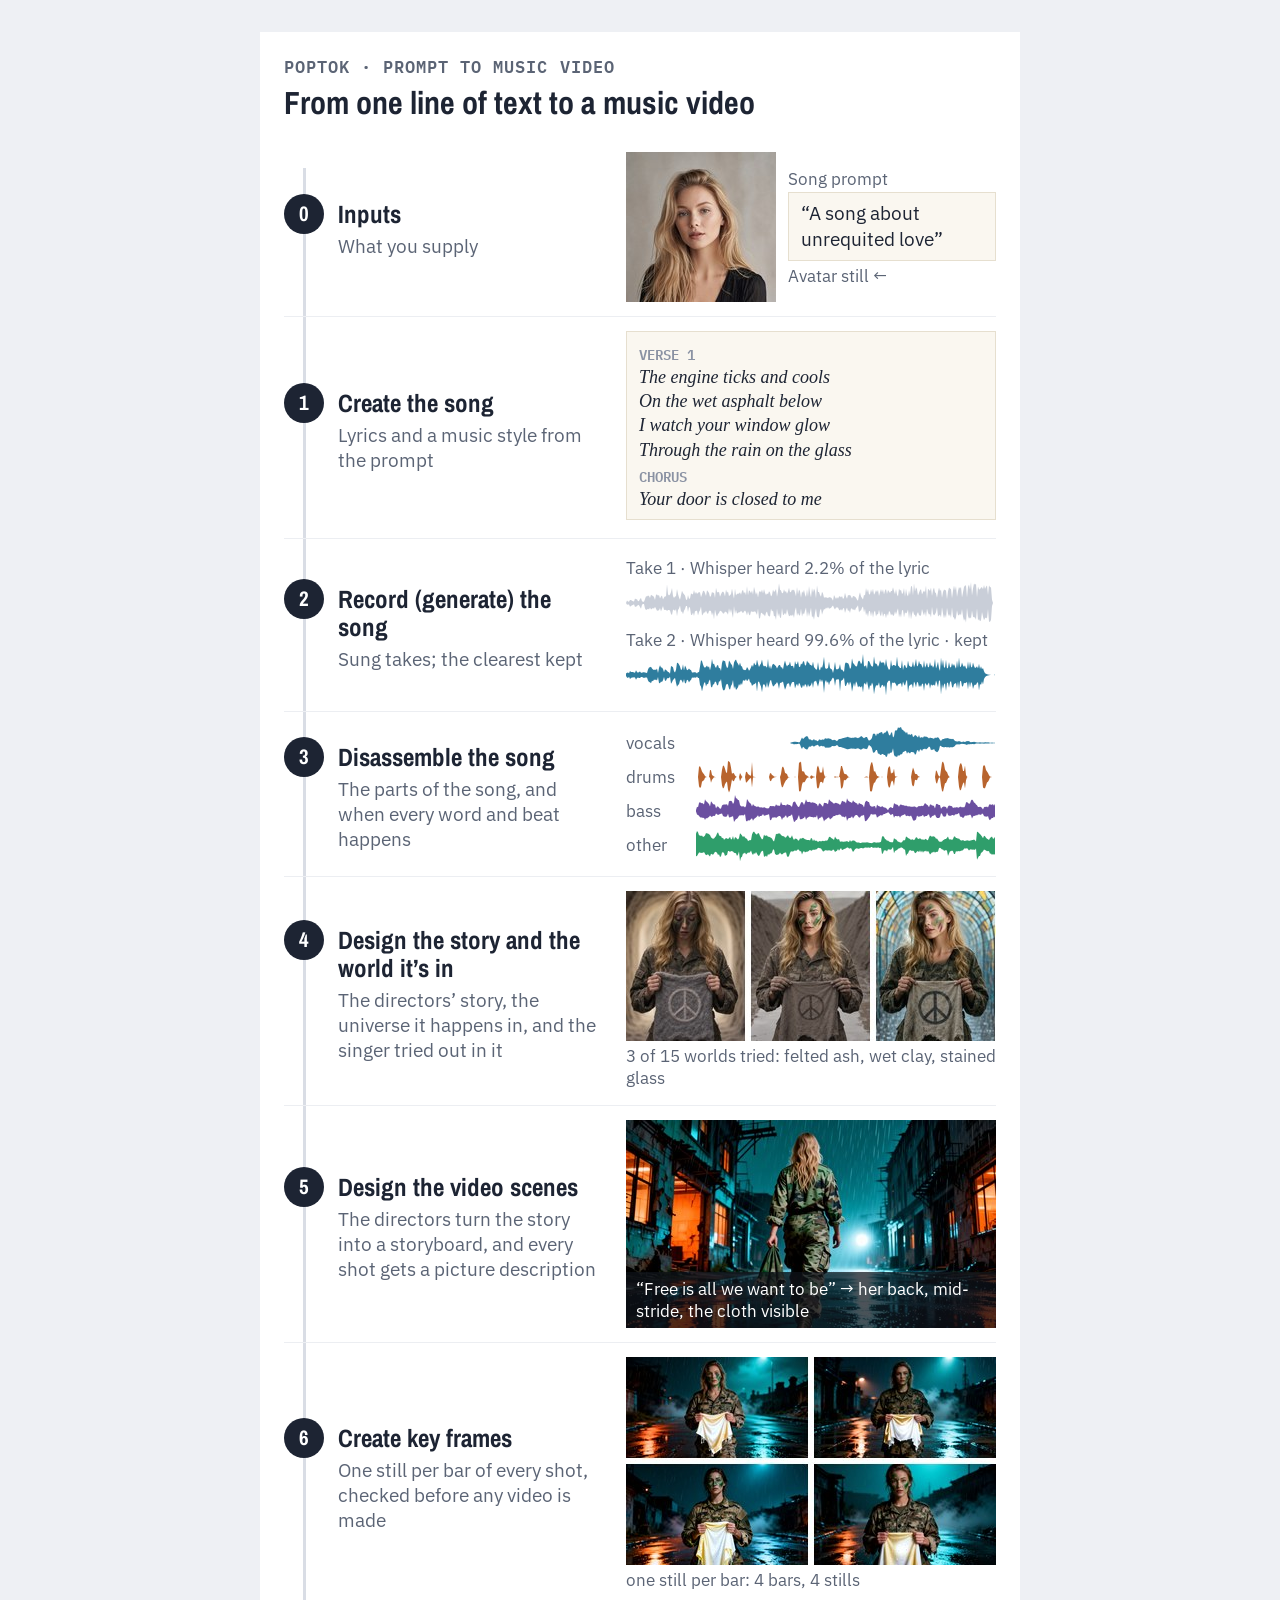
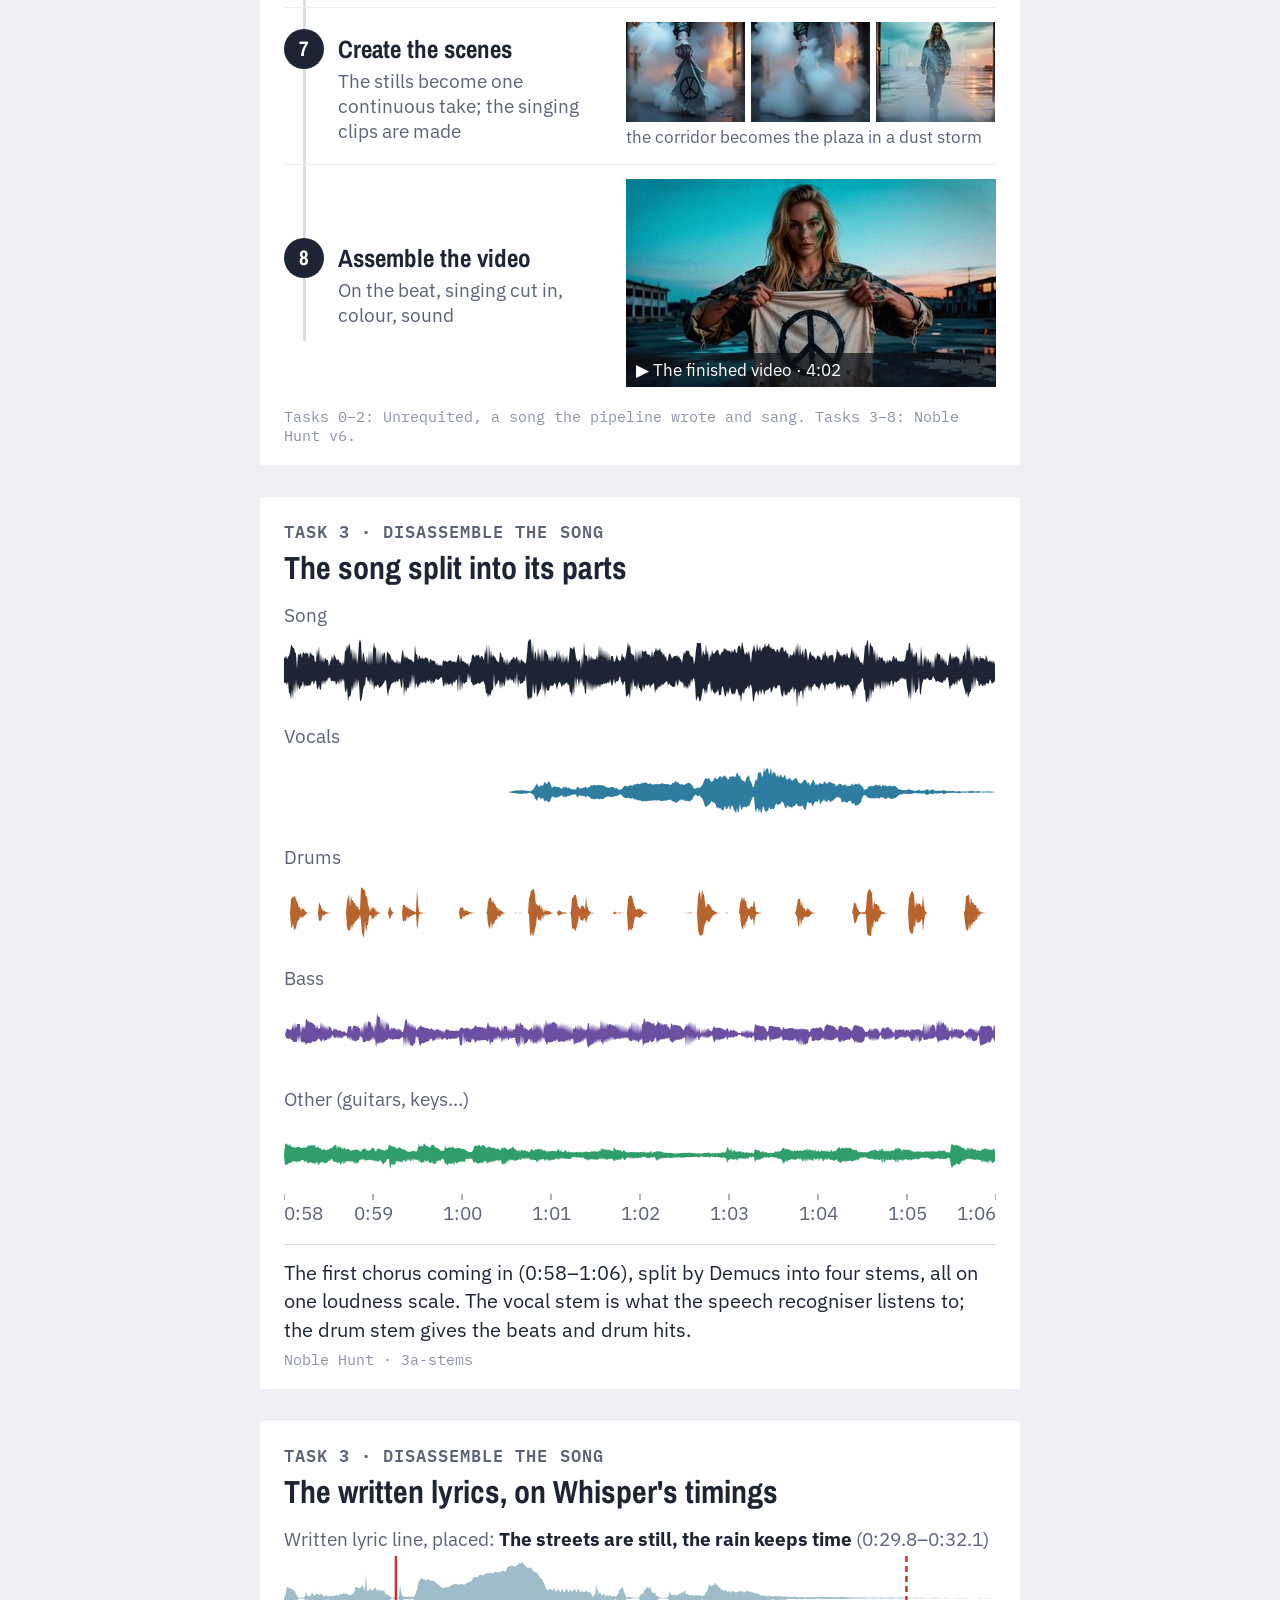
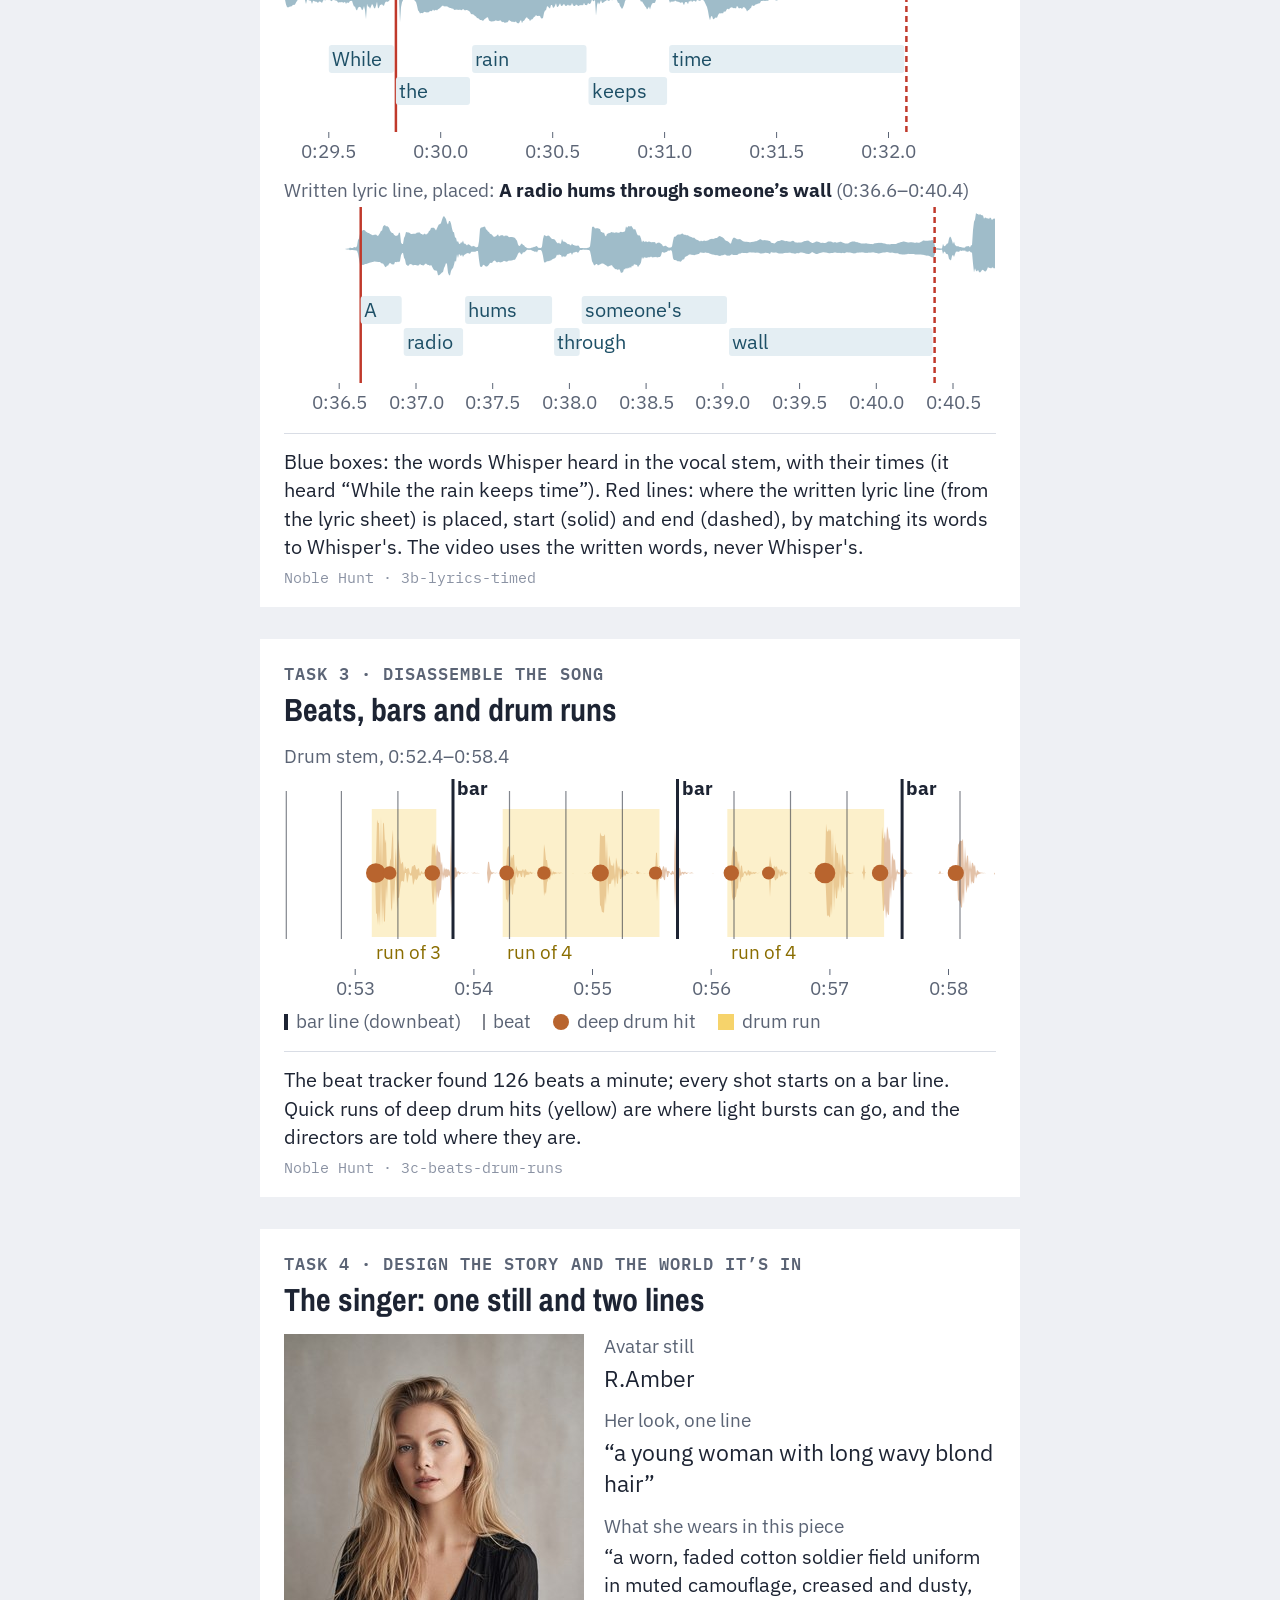
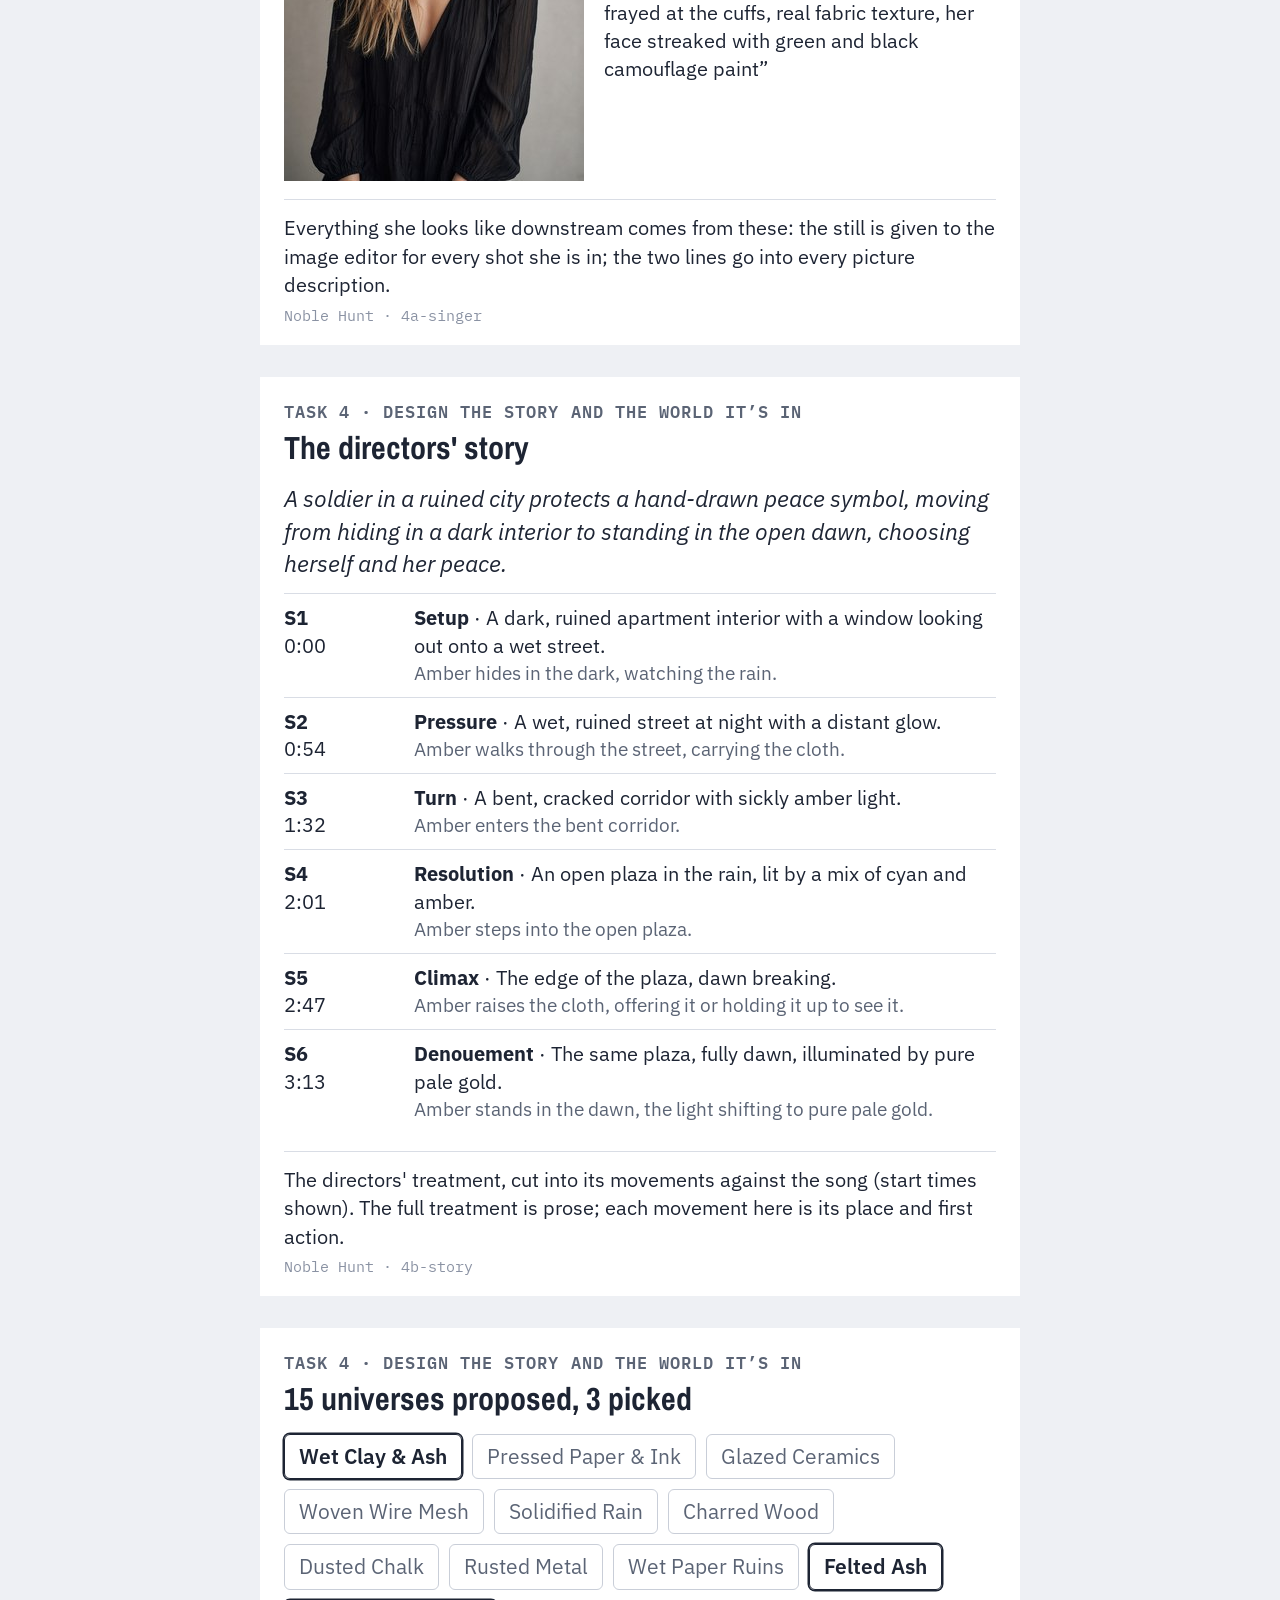
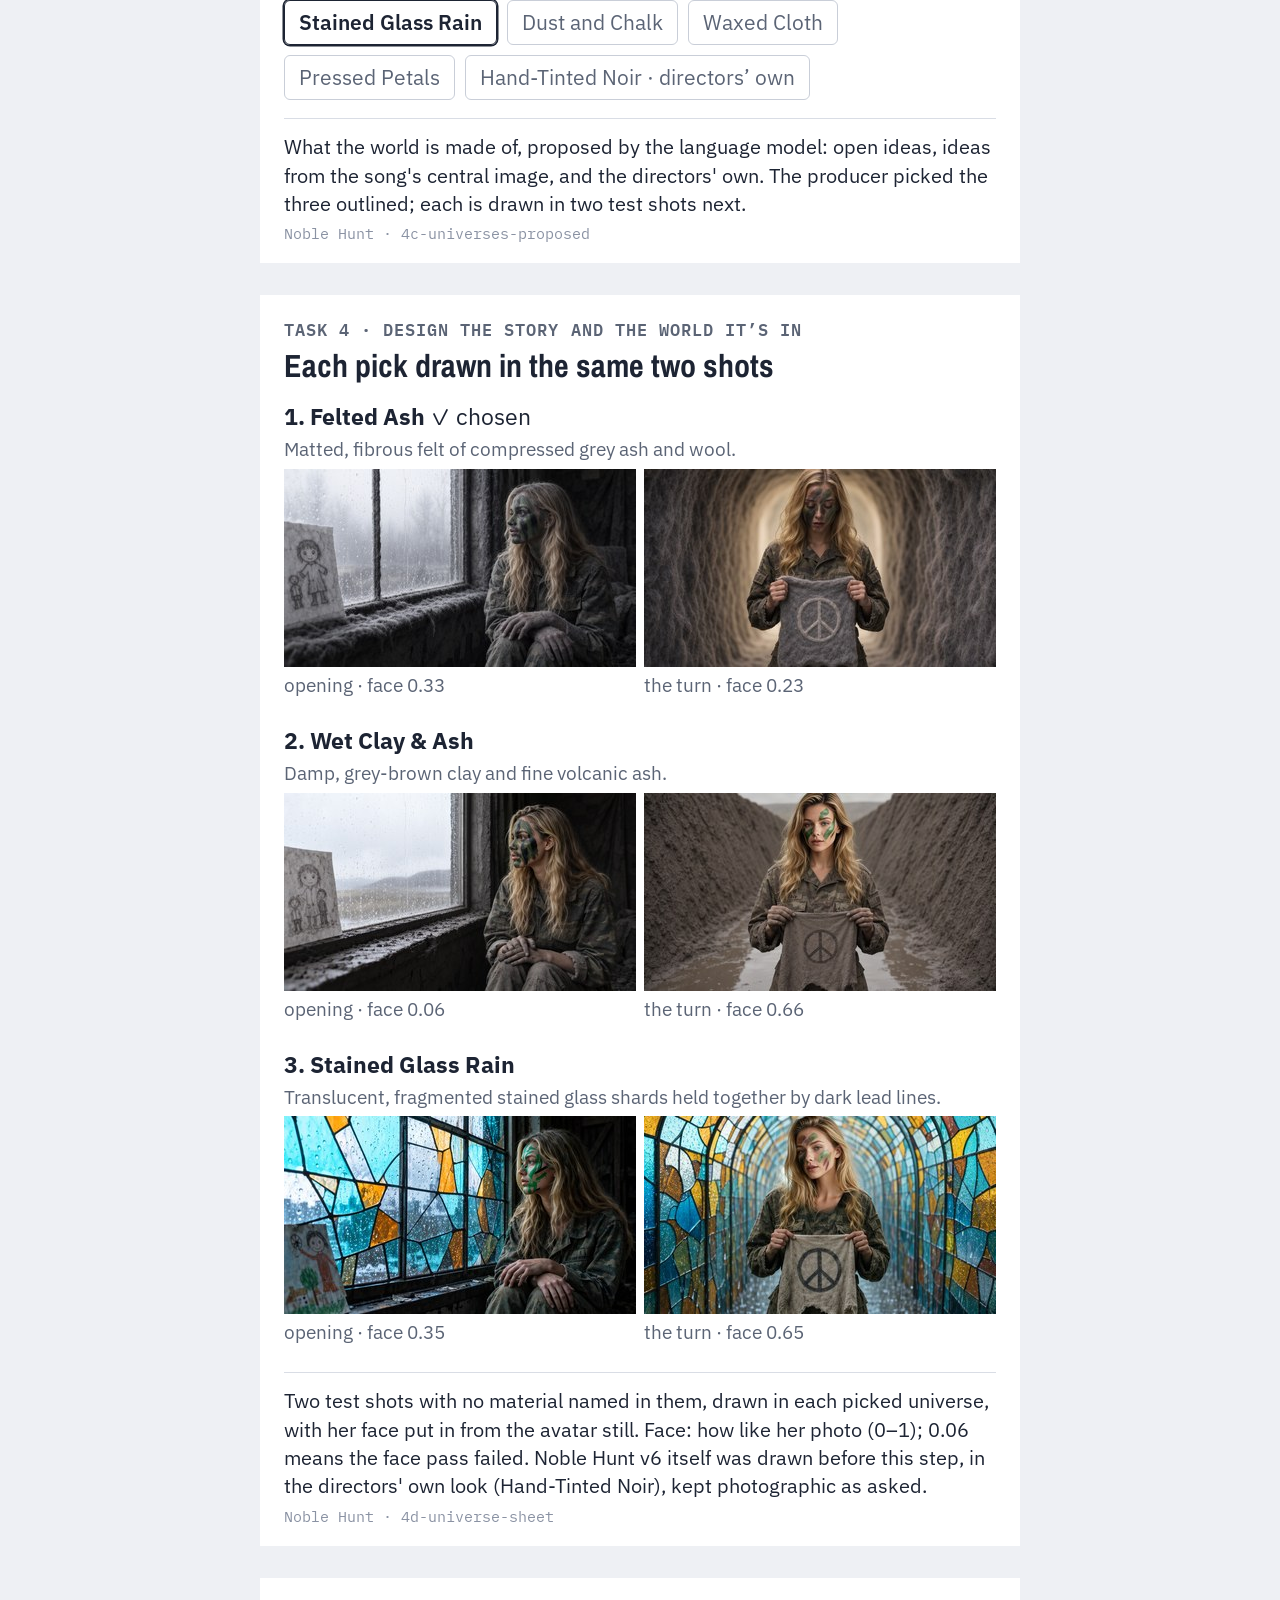
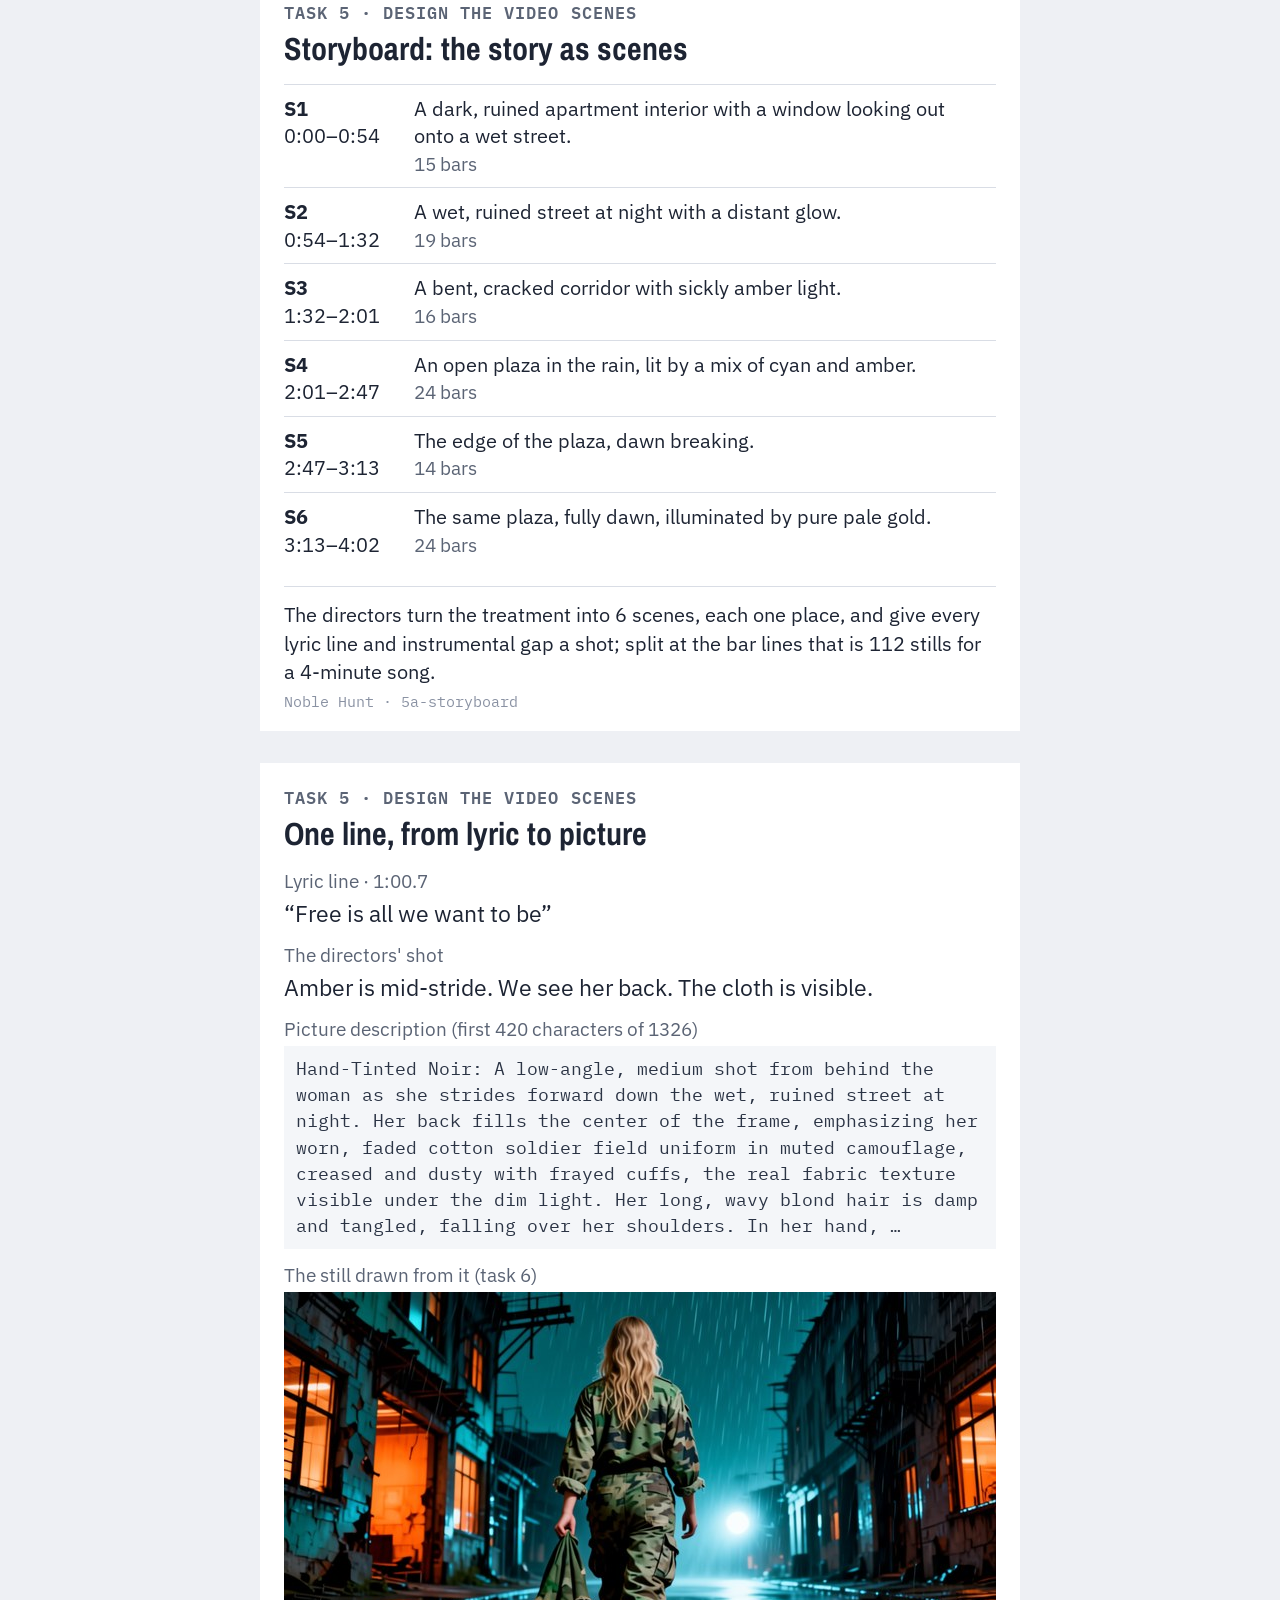
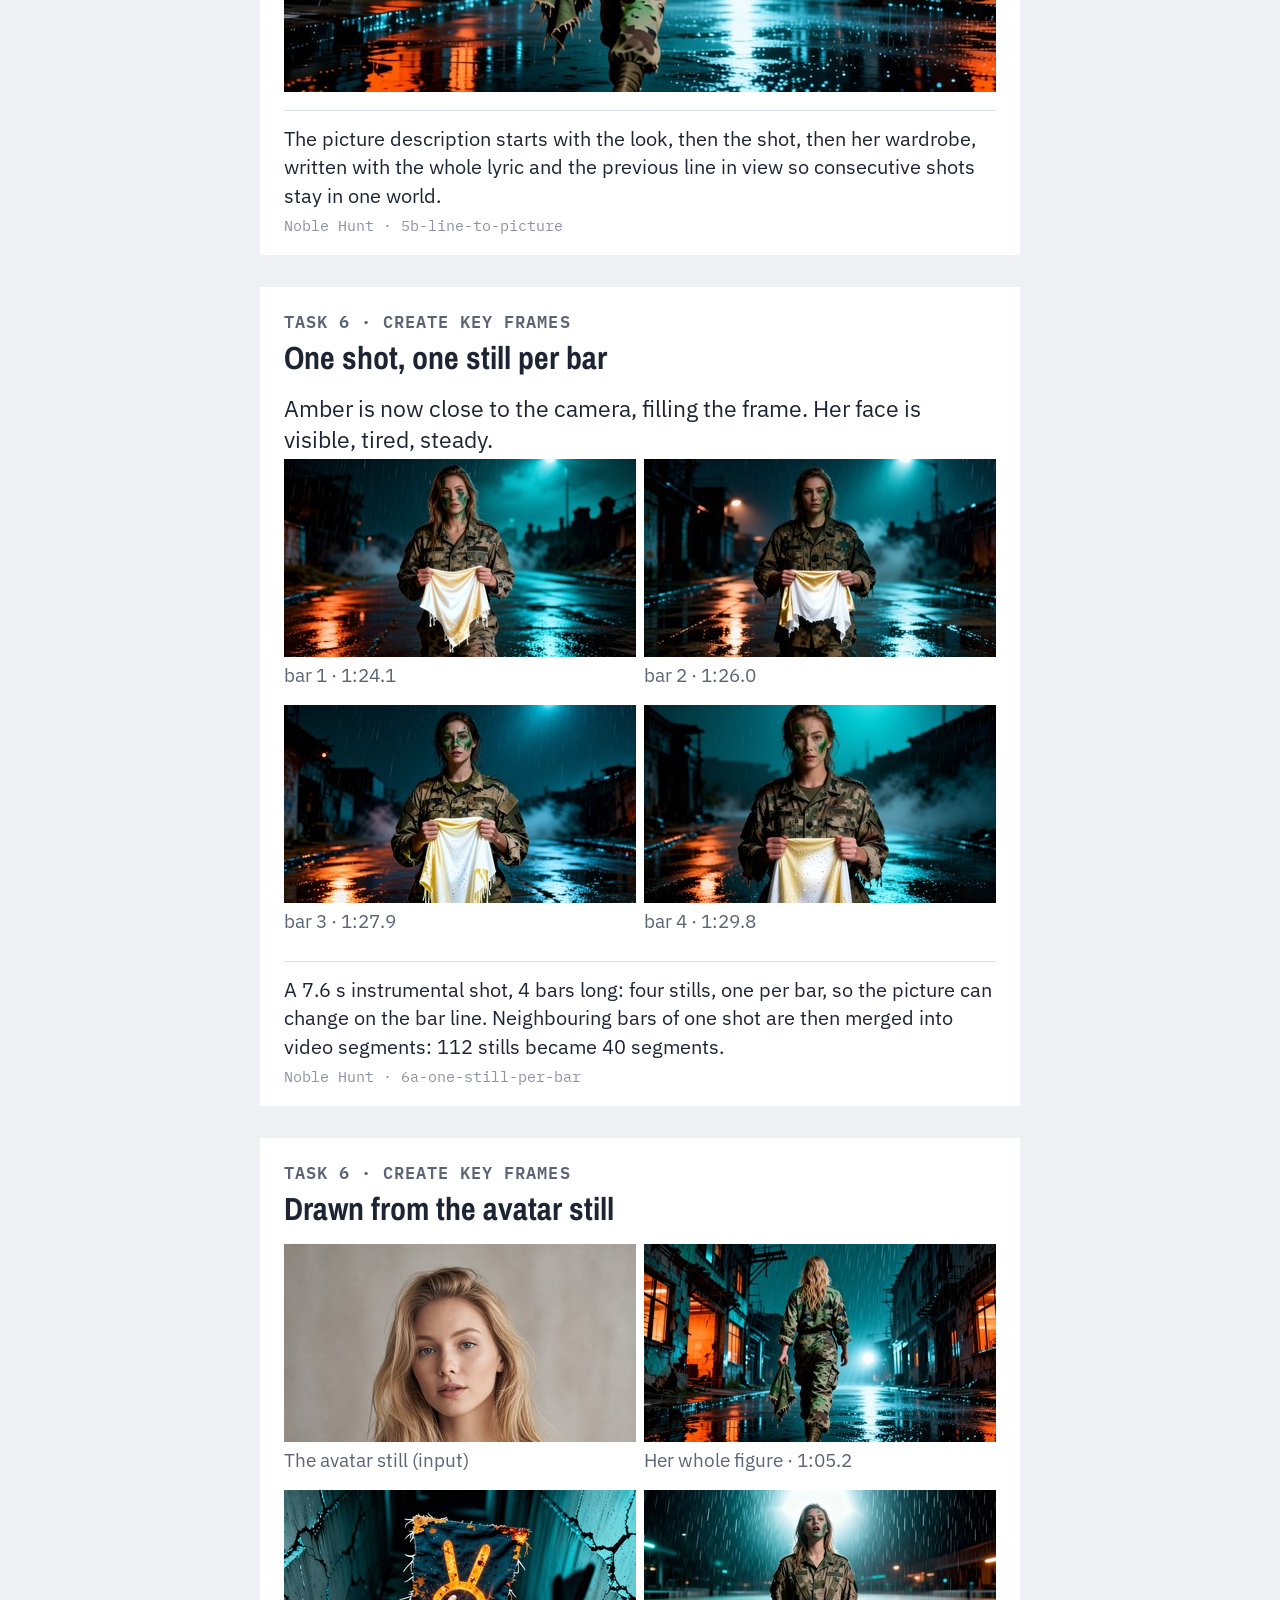
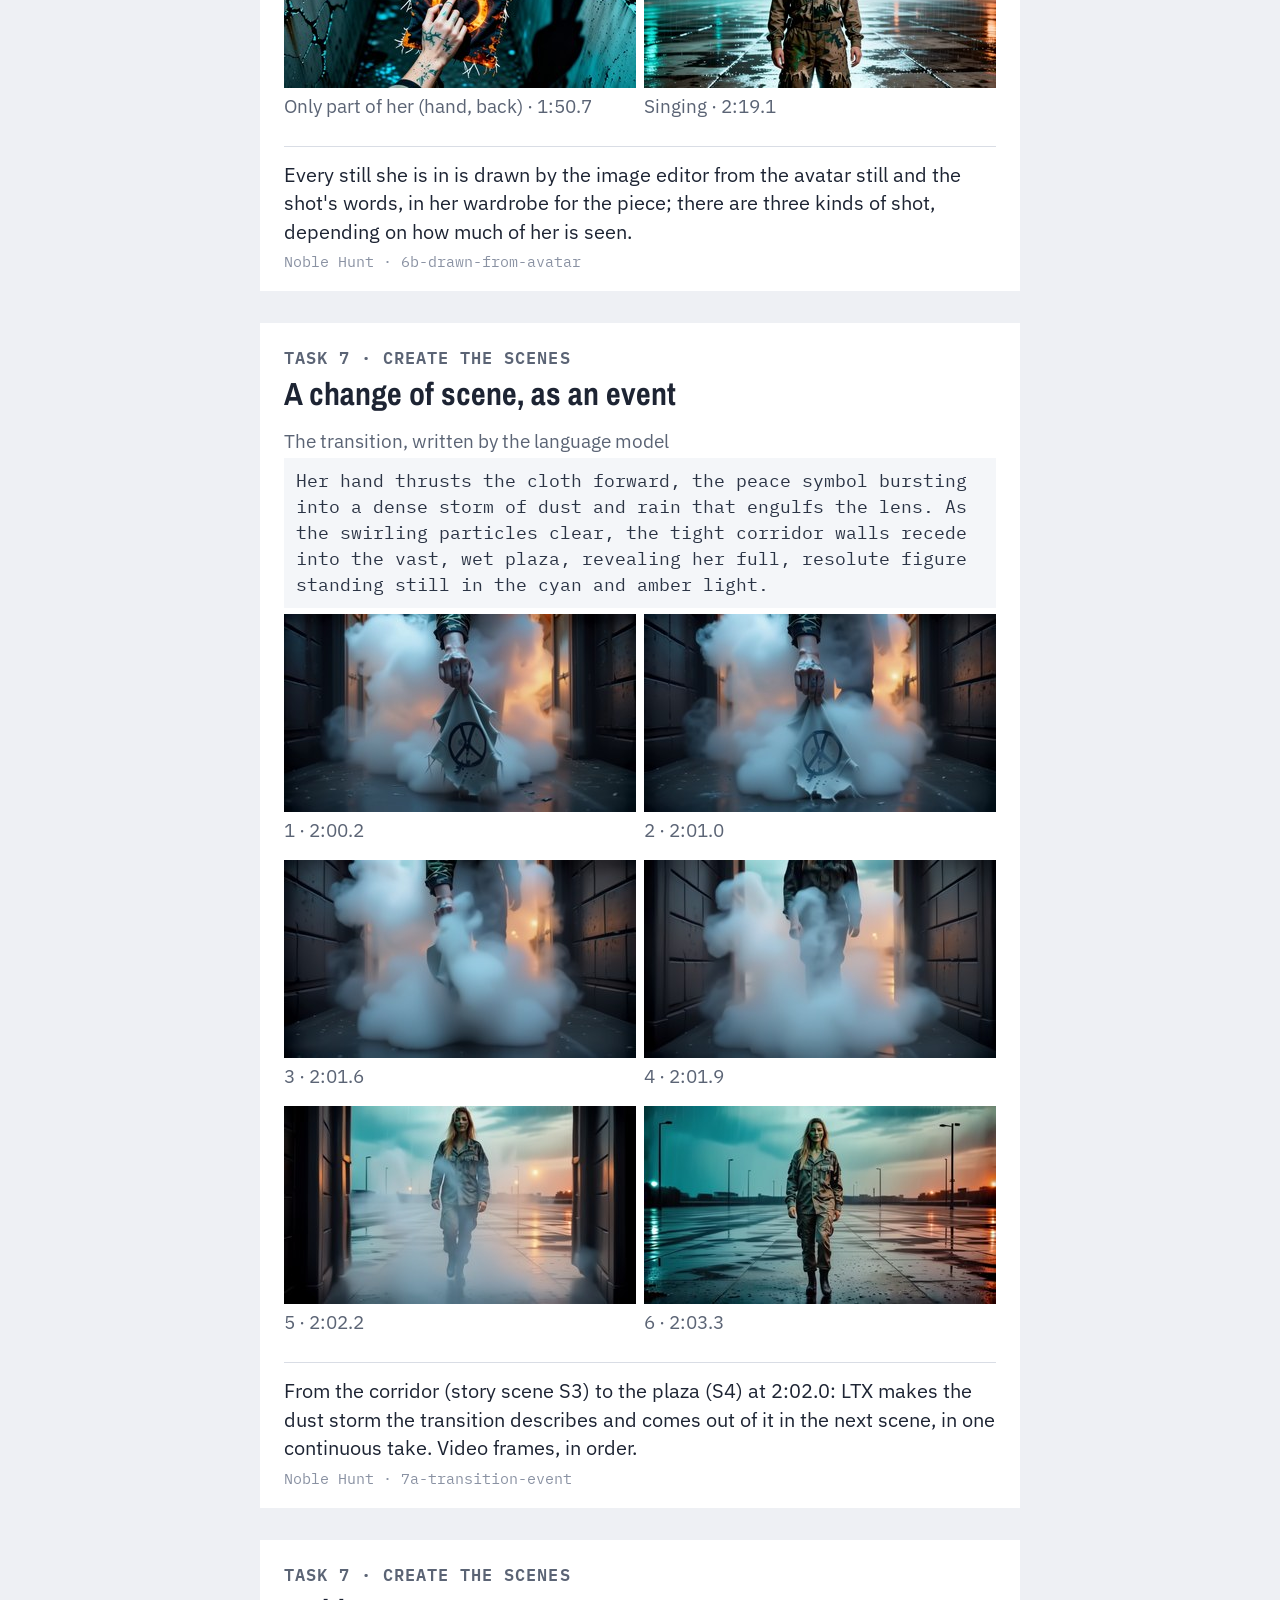
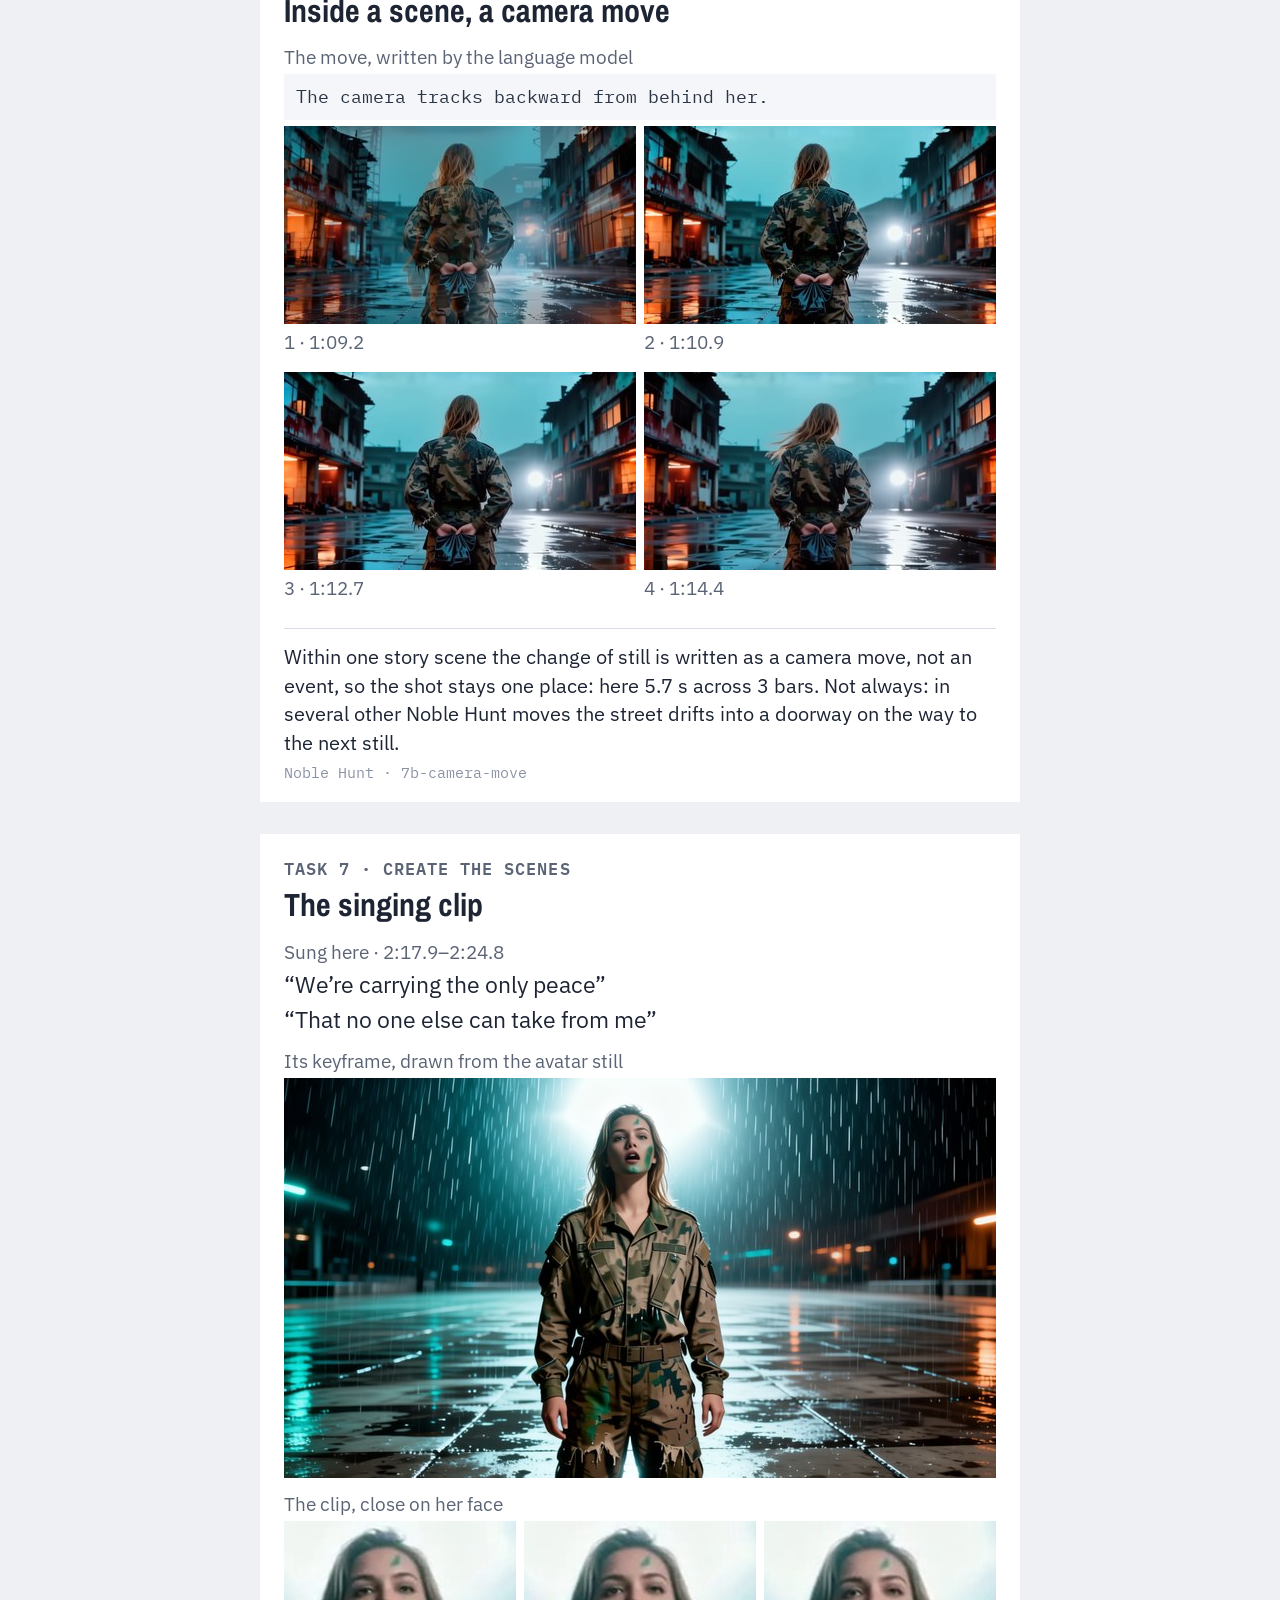
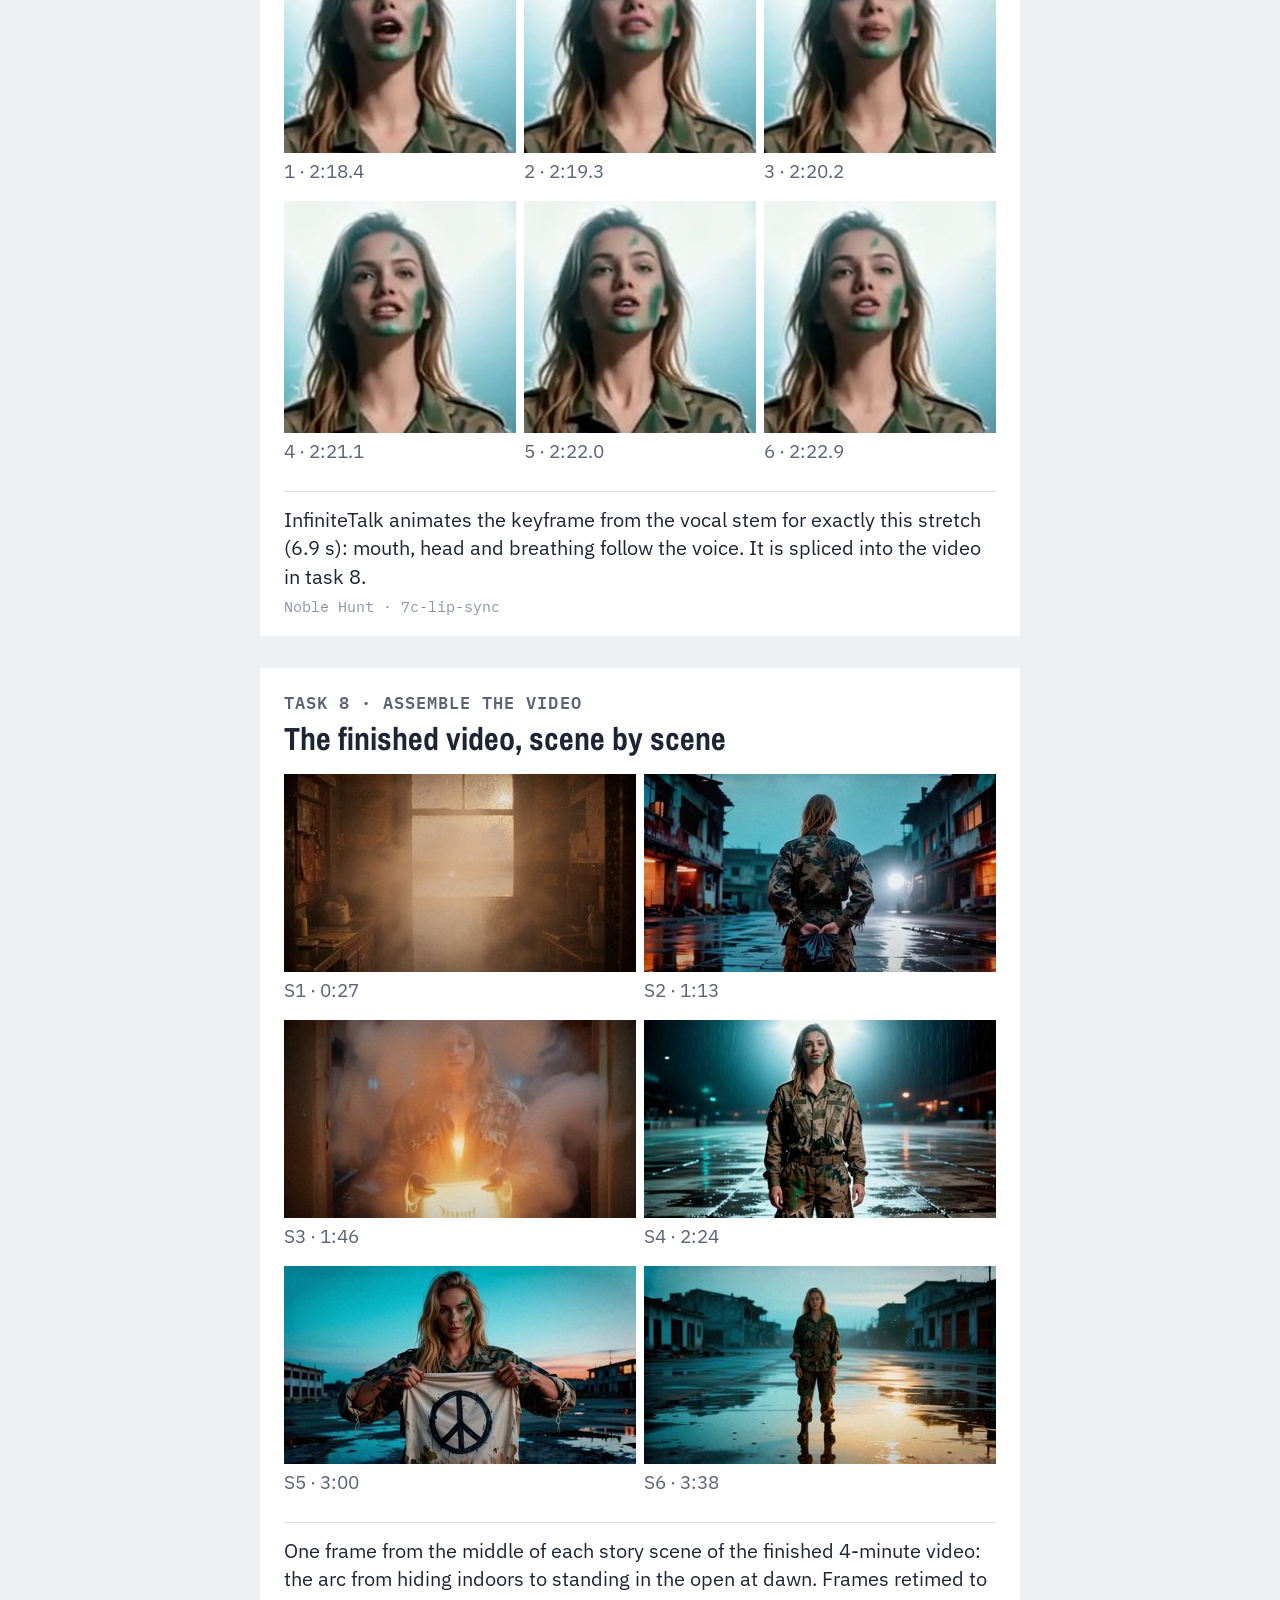
<file: docs/design/20261107-pipeline-examples.html>
<!doctype html><html lang="en"><head><meta charset="utf-8"><meta name="viewport" content="width=device-width,initial-scale=1"><title>Pipeline examples</title><link rel="stylesheet" href="https://fonts.googleapis.com/css2?family=Archivo+Narrow:wght@500;600;700&family=IBM+Plex+Sans:ital,wght@0,400;0,600;1,400&family=IBM+Plex+Mono:wght@400;600&display=swap"><style>
body { margin: 0; background: #eef0f4; font-family: "IBM Plex Sans", system-ui, sans-serif; color: #1d2433; }
main { display: grid; gap: 32px; justify-content: center; padding: 32px 0; }
figure.ex { width: 760px; box-sizing: border-box; margin: 0; padding: 26px 24px 20px; background: #fff; }
.task { font: 600 17px/1 "IBM Plex Mono", monospace; letter-spacing: .06em; text-transform: uppercase; color: #5b6475; }
h2 { font: 700 32px/1.15 "Archivo Narrow", sans-serif; margin: 10px 0 16px; }
.lab { font-size: 19px; color: #5b6475; margin: 14px 0 5px; } .lab b { color: #1d2433; }
.big { font-size: 23px; line-height: 1.35; margin: 0 0 4px; }
p { font-size: 20px; line-height: 1.4; margin: 0 0 6px; }
.mono { font: 18px/1.45 "IBM Plex Mono", monospace; background: #f4f6f9; padding: 10px 12px; color: #2b3445; }
.dim { color: #5b6475; font-size: 19px; }
.cap { font-size: 20px; line-height: 1.42; margin-top: 18px; padding-top: 14px; border-top: 1.5px solid #d9dde5; }
.src { font: 15px "IBM Plex Mono", monospace; color: #8a92a3; margin: 6px 0 0; }
img { display: block; }
.two { display: grid; grid-template-columns: 352px 352px; gap: 8px; } .two .lab, .three .lab { margin: 6px 0 10px; }
.three { display: grid; grid-template-columns: repeat(3, 232px); gap: 8px; }
.side { display: grid; grid-template-columns: 300px 1fr; gap: 20px; align-items: start; }
.side .lab:first-child { margin-top: 0; }
.chips { display: flex; flex-wrap: wrap; gap: 10px; align-items: center; }
.chip { font-size: 21px; line-height: 1.3; padding: 8px 14px; border: 1.5px solid #c9ced8; border-radius: 6px; color: #5b6475; }
.chip.pick { border-color: #1d2433; box-shadow: 0 0 0 1.5px #1d2433; color: #1d2433; font-weight: 600; }
.pk { margin-bottom: 18px; } .pk .big { margin-top: 6px; }
.logline { font-size: 23px; font-style: italic; line-height: 1.4; margin-bottom: 14px; }
table.tl { border-collapse: collapse; width: 100%; } .tl td { font-size: 20px; line-height: 1.38; padding: 10px 8px 10px 0;
  border-top: 1px solid #d9dde5; vertical-align: top; } .tl td:first-child { width: 112px; padding-right: 18px; white-space: nowrap; }
.key { display: flex; flex-wrap: wrap; gap: 8px 22px; font-size: 19px; color: #5b6475; margin-top: 8px; }
.key i { display: inline-block; width: 16px; height: 16px; margin-right: 8px; vertical-align: -2px; }
.ovs { position: relative; } .ovs::before { content: ""; position: absolute; left: 19px; top: 30px; bottom: 60px; width: 3px; background: #d9dde5; }
.ovr { display: grid; grid-template-columns: 318px 370px; gap: 24px; align-items: center; padding: 14px 0; border-top: 1.5px solid #eceef2; position: relative; }
.ovr:first-child { border-top: 0; }
.ovt { display: grid; grid-template-columns: 42px 1fr; gap: 12px; align-items: start; }
.ovt i { font: 700 21px/40px "Archivo Narrow", sans-serif; font-style: normal; width: 40px; height: 40px; border-radius: 50%; background: #1d2433; color: #fff; text-align: center; position: relative; }
.ovt h3 { font: 700 25px/1.12 "Archivo Narrow", sans-serif; margin: 6px 0 6px; }
.ovt p { font-size: 18.5px; line-height: 1.35; color: #5b6475; margin: 0; }
.chiplab { font-size: 17px; color: #5b6475; margin: 4px 0 2px; }
.paper { background: #faf7f0; border: 1px solid #e6dfcf; padding: 8px 12px; font-size: 19px; line-height: 1.35; margin: 0 0 4px; }
.lyr { font-family: Georgia, serif; font-style: italic; font-size: 18px; } .lyr .hd { font-style: normal; font: 600 14px "IBM Plex Mono", monospace; color: #8a92a3; text-transform: uppercase; margin-top: 2px; }
.in0 { display: grid; grid-template-columns: 150px 1fr; gap: 12px; align-items: center; }
.stem { display: grid; grid-template-columns: 64px 1fr; gap: 6px; align-items: center; } .stem span { font-size: 17px; color: #5b6475; }
.ovl { position: relative; } .ovl span { position: absolute; left: 0; right: 0; bottom: 0; padding: 6px 10px; font-size: 17px; line-height: 1.3; color: #fff; background: rgba(15, 18, 26, .72); }
svg { display: block; font-family: "IBM Plex Sans", sans-serif; } svg.axis { margin-bottom: 4px; }
</style></head><body><main><figure class="ex ov" id="0-overview"><div class="task">poptok · prompt to music video</div><h2>From one line of text to a music video</h2><div class="ovs"><div class="ovr"><div class="ovt"><i>0</i><div><h3>Inputs</h3><p>What you supply</p></div></div><div class="ovi"><div class="in0"><img src="20261107-pipeline-examples/src/ov0.jpg" width="150"><div><div class="chiplab">Song prompt</div><p class="paper">“A song about unrequited love”</p><div class="chiplab">Avatar still ←</div></div></div></div></div><div class="ovr"><div class="ovt"><i>1</i><div><h3>Create the song</h3><p>Lyrics and a music style from the prompt</p></div></div><div class="ovi"><div class="paper lyr"><div class="hd">Verse 1</div><div class="">The engine ticks and cools</div><div class="">On the wet asphalt below</div><div class="">I watch your window glow</div><div class="">Through the rain on the glass</div><div class="hd">Chorus</div><div class="">Your door is closed to me</div></div></div></div><div class="ovr"><div class="ovt"><i>2</i><div><h3>Record (generate) the song</h3><p>Sung takes; the clearest kept</p></div></div><div class="ovi"><div class="chiplab">Take 1 · Whisper heard 2.2% of the lyric</div><svg width="370" height="44"><path d="M0,22.0 L0,21.9 L1,19.6 L2,20.4 L3,20.7 L4,18.9 L5,18.9 L6,19.8 L7,20.3 L8,20.4 L9,17.6 L10,18.2 L11,18.3 L12,20.2 L13,20.1 L14,18.1 L15,16.9 L16,20.2 L17,20.8 L18,20.7 L19,18.1 L20,15.3 L21,15.5 L22,14.6 L23,14.9 L24,16.9 L25,13.7 L26,14.6 L27,14.9 L28,16.1 L29,19.0 L30,13.7 L31,13.5 L32,14.7 L33,14.0 L34,17.5 L35,15.4 L36,14.5 L37,18.5 L38,16.6 L39,15.2 L40,15.4 L41,3.3 L42,13.3 L43,14.4 L44,13.5 L45,11.0 L46,7.0 L47,15.1 L48,17.0 L49,15.5 L50,15.3 L51,7.9 L52,13.1 L53,16.5 L54,18.8 L55,14.3 L56,9.7 L57,11.9 L58,13.3 L59,14.6 L60,18.5 L61,19.1 L62,14.1 L63,17.7 L64,17.5 L65,12.3 L66,13.2 L67,13.3 L68,8.9 L69,12.9 L70,10.7 L71,12.9 L72,11.7 L73,11.2 L74,11.3 L75,16.3 L76,13.3 L77,10.0 L78,9.8 L79,11.9 L80,14.9 L81,9.3 L82,10.5 L83,11.9 L84,15.9 L85,14.7 L86,10.7 L87,12.0 L88,11.5 L89,17.1 L90,6.8 L91,10.9 L92,11.4 L93,10.7 L94,15.8 L95,13.3 L96,11.2 L97,10.5 L98,11.7 L99,15.4 L100,8.4 L101,11.7 L102,10.6 L103,15.3 L104,14.0 L105,13.2 L106,7.5 L107,13.1 L108,17.7 L109,7.5 L110,14.5 L111,12.8 L112,12.7 L113,12.6 L114,11.2 L115,13.7 L116,9.9 L117,8.7 L118,12.4 L119,10.8 L120,14.2 L121,5.0 L122,14.2 L123,9.2 L124,10.2 L125,12.3 L126,9.3 L127,13.8 L128,5.8 L129,10.1 L130,13.7 L131,11.0 L132,16.5 L133,10.9 L134,10.1 L135,11.5 L136,8.5 L137,12.6 L138,7.9 L139,11.7 L140,14.1 L141,12.2 L142,13.3 L143,10.2 L144,11.5 L145,15.6 L146,14.0 L147,8.6 L148,11.0 L149,10.0 L150,8.1 L151,15.7 L152,10.6 L153,2.3 L154,8.8 L155,9.6 L156,12.2 L157,12.1 L158,8.2 L159,10.9 L160,10.0 L161,12.8 L162,10.6 L163,6.8 L164,11.2 L165,11.1 L166,8.5 L167,9.6 L168,8.4 L169,11.5 L170,15.2 L171,5.9 L172,13.2 L173,8.6 L174,10.2 L175,16.8 L176,10.2 L177,12.0 L178,8.7 L179,13.7 L180,16.0 L181,8.3 L182,15.8 L183,5.1 L184,11.8 L185,16.6 L186,7.0 L187,11.7 L188,7.4 L189,9.9 L190,17.2 L191,4.3 L192,11.1 L193,11.0 L194,13.9 L195,15.8 L196,10.8 L197,12.6 L198,16.8 L199,16.2 L200,16.6 L201,16.6 L202,17.3 L203,16.1 L204,16.6 L205,16.4 L206,17.8 L207,19.7 L208,14.1 L209,15.9 L210,18.1 L211,15.9 L212,17.8 L213,15.4 L214,15.3 L215,16.4 L216,15.1 L217,18.0 L218,16.7 L219,11.7 L220,15.4 L221,17.7 L222,14.0 L223,14.6 L224,13.7 L225,15.4 L226,17.4 L227,15.1 L228,15.2 L229,15.8 L230,16.8 L231,18.8 L232,19.8 L233,14.4 L234,11.2 L235,15.6 L236,16.9 L237,18.4 L238,13.8 L239,14.5 L240,6.9 L241,11.5 L242,7.9 L243,13.4 L244,13.2 L245,8.3 L246,11.8 L247,7.6 L248,13.7 L249,12.0 L250,8.9 L251,11.3 L252,8.7 L253,15.0 L254,11.3 L255,8.1 L256,11.6 L257,8.3 L258,13.5 L259,9.6 L260,8.1 L261,12.9 L262,8.9 L263,10.4 L264,12.1 L265,9.9 L266,10.1 L267,6.2 L268,9.9 L269,13.2 L270,8.0 L271,13.5 L272,15.4 L273,7.5 L274,9.7 L275,8.8 L276,12.9 L277,11.9 L278,6.9 L279,15.7 L280,7.7 L281,13.5 L282,15.5 L283,9.2 L284,14.0 L285,5.2 L286,5.3 L287,14.6 L288,2.3 L289,10.6 L290,6.3 L291,8.2 L292,14.6 L293,11.8 L294,9.3 L295,8.1 L296,13.5 L297,11.2 L298,9.6 L299,11.5 L300,4.4 L301,18.1 L302,7.8 L303,8.8 L304,10.0 L305,6.6 L306,15.0 L307,9.0 L308,6.6 L309,11.3 L310,12.3 L311,16.7 L312,10.7 L313,6.6 L314,10.1 L315,8.5 L316,16.7 L317,11.0 L318,8.6 L319,9.1 L320,9.4 L321,18.2 L322,10.3 L323,6.4 L324,7.4 L325,8.2 L326,17.3 L327,9.7 L328,4.5 L329,9.6 L330,5.1 L331,16.0 L332,9.9 L333,5.9 L334,7.7 L335,5.7 L336,16.5 L337,11.3 L338,6.1 L339,4.6 L340,4.5 L341,16.5 L342,5.9 L343,3.4 L344,8.6 L345,1.1 L346,14.4 L347,7.5 L348,2.6 L349,3.7 L350,2.8 L351,16.3 L352,5.4 L353,8.4 L354,8.3 L355,6.5 L356,6.2 L357,8.3 L358,3.9 L359,8.0 L360,5.8 L361,4.5 L362,14.0 L363,4.3 L364,6.2 L365,6.2 L366,18.8 L367,21.9 L368,21.9 L369,21.9 L369,22.0 L368,22.0 L367,22.0 L366,25.0 L365,39.1 L364,40.7 L363,40.8 L362,28.1 L361,37.5 L360,36.4 L359,37.3 L358,39.3 L357,35.8 L356,30.9 L355,39.2 L354,40.3 L353,38.1 L352,39.5 L351,27.3 L350,38.7 L349,36.6 L348,36.2 L347,35.7 L346,29.5 L345,37.5 L344,36.3 L343,37.7 L342,35.1 L341,26.8 L340,41.8 L339,37.6 L338,39.7 L337,35.4 L336,28.0 L335,34.5 L334,32.6 L333,34.5 L332,33.9 L331,29.2 L330,36.6 L329,39.1 L328,36.7 L327,35.7 L326,26.3 L325,36.9 L324,33.1 L323,35.2 L322,32.8 L321,26.7 L320,37.1 L319,33.2 L318,37.6 L317,32.5 L316,26.2 L315,36.4 L314,33.4 L313,34.4 L312,35.4 L311,26.3 L310,31.3 L309,33.3 L308,34.4 L307,32.8 L306,25.7 L305,36.4 L304,32.7 L303,33.8 L302,31.5 L301,27.5 L300,36.1 L299,30.4 L298,34.6 L297,31.7 L296,28.0 L295,34.4 L294,34.7 L293,34.0 L292,30.9 L291,32.9 L290,36.2 L289,33.9 L288,33.5 L287,29.7 L286,33.1 L285,38.5 L284,30.3 L283,37.9 L282,28.4 L281,31.4 L280,32.6 L279,31.2 L278,36.6 L277,29.0 L276,29.6 L275,36.7 L274,32.4 L273,36.6 L272,27.2 L271,30.3 L270,33.5 L269,30.2 L268,34.5 L267,34.8 L266,32.7 L265,34.4 L264,31.1 L263,30.0 L262,35.0 L261,32.2 L260,37.3 L259,32.7 L258,33.1 L257,36.0 L256,30.1 L255,35.6 L254,33.5 L253,28.8 L252,33.4 L251,33.1 L250,35.5 L249,29.6 L248,31.2 L247,36.8 L246,30.3 L245,35.6 L244,30.2 L243,29.9 L242,36.0 L241,31.5 L240,34.5 L239,27.8 L238,31.5 L237,25.6 L236,26.8 L235,29.4 L234,29.8 L233,31.5 L232,24.3 L231,26.1 L230,26.9 L229,29.6 L228,28.2 L227,29.1 L226,27.4 L225,27.6 L224,31.9 L223,29.2 L222,30.1 L221,26.5 L220,28.8 L219,32.1 L218,27.1 L217,27.4 L216,29.7 L215,28.0 L214,29.4 L213,28.8 L212,26.4 L211,26.4 L210,26.5 L209,28.6 L208,27.0 L207,24.4 L206,25.5 L205,27.1 L204,27.2 L203,27.8 L202,26.1 L201,27.7 L200,26.6 L199,28.5 L198,27.9 L197,30.5 L196,33.7 L195,27.6 L194,29.5 L193,36.3 L192,36.2 L191,35.3 L190,27.2 L189,32.0 L188,38.8 L187,34.9 L186,36.6 L185,26.8 L184,31.4 L183,35.6 L182,30.2 L181,36.3 L180,26.6 L179,29.7 L178,33.4 L177,31.9 L176,35.7 L175,27.5 L174,34.4 L173,34.3 L172,31.7 L171,35.1 L170,26.3 L169,29.5 L168,37.1 L167,33.2 L166,35.1 L165,33.9 L164,34.7 L163,35.3 L162,32.0 L161,27.9 L160,34.1 L159,31.7 L158,33.6 L157,34.2 L156,27.1 L155,37.0 L154,36.5 L153,32.0 L152,35.6 L151,27.5 L150,39.0 L149,34.7 L148,35.4 L147,29.6 L146,30.5 L145,27.4 L144,35.5 L143,35.3 L142,34.2 L141,30.4 L140,31.7 L139,35.5 L138,33.6 L137,33.5 L136,32.0 L135,31.7 L134,37.3 L133,37.4 L132,27.5 L131,34.0 L130,31.7 L129,30.3 L128,30.8 L127,30.8 L126,30.8 L125,30.3 L124,34.5 L123,33.5 L122,30.2 L121,34.4 L120,30.9 L119,29.4 L118,30.5 L117,32.3 L116,31.0 L115,29.7 L114,31.2 L113,31.2 L112,31.7 L111,32.8 L110,28.8 L109,33.1 L108,25.1 L107,37.1 L106,32.5 L105,28.0 L104,32.1 L103,27.2 L102,33.8 L101,31.8 L100,30.9 L99,30.6 L98,32.6 L97,32.6 L96,31.1 L95,30.0 L94,29.7 L93,32.1 L92,33.0 L91,35.8 L90,32.9 L89,28.6 L88,38.4 L87,31.3 L86,34.4 L85,30.2 L84,29.5 L83,30.1 L82,33.1 L81,32.1 L80,29.4 L79,31.7 L78,31.2 L77,33.3 L76,34.5 L75,25.6 L74,29.3 L73,31.1 L72,34.4 L71,29.5 L70,30.0 L69,30.3 L68,35.0 L67,31.5 L66,34.1 L65,33.8 L64,26.8 L63,26.1 L62,31.0 L61,25.0 L60,25.0 L59,28.0 L58,29.7 L57,33.2 L56,30.5 L55,30.7 L54,24.5 L53,27.5 L52,29.0 L51,35.2 L50,28.1 L49,30.0 L48,28.8 L47,28.7 L46,34.1 L45,32.9 L44,29.6 L43,29.1 L42,28.9 L41,30.0 L40,28.7 L39,29.1 L38,28.8 L37,25.0 L36,27.7 L35,30.6 L34,27.1 L33,29.2 L32,29.4 L31,29.8 L30,27.8 L29,25.8 L28,27.8 L27,26.9 L26,27.7 L25,28.5 L24,26.5 L23,28.6 L22,27.7 L21,28.6 L20,29.1 L19,27.5 L18,23.0 L17,22.9 L16,23.7 L15,27.7 L14,25.9 L13,24.2 L12,23.8 L11,25.2 L10,25.4 L9,25.9 L8,23.2 L7,24.0 L6,24.2 L5,24.9 L4,25.8 L3,23.4 L2,23.6 L1,23.7 L0,22.0 Z" fill="#c9ced8"/></svg><div class="chiplab">Take 2 · Whisper heard 99.6% of the lyric · kept</div><svg width="370" height="44"><path d="M0,22.0 L0,20.4 L1,19.8 L2,19.6 L3,20.3 L4,18.0 L5,19.0 L6,19.0 L7,19.0 L8,19.4 L9,19.7 L10,17.3 L11,18.9 L12,19.8 L13,19.1 L14,18.4 L15,19.8 L16,19.8 L17,19.3 L18,19.2 L19,19.5 L20,19.7 L21,20.0 L22,16.4 L23,14.6 L24,14.3 L25,13.8 L26,15.5 L27,16.6 L28,16.9 L29,16.6 L30,17.1 L31,15.6 L32,20.0 L33,14.9 L34,12.2 L35,14.4 L36,14.4 L37,16.0 L38,19.2 L39,16.3 L40,17.1 L41,17.8 L42,18.9 L43,19.2 L44,20.8 L45,13.0 L46,13.5 L47,14.2 L48,18.2 L49,19.4 L50,16.7 L51,9.8 L52,9.9 L53,11.4 L54,13.4 L55,17.0 L56,16.3 L57,11.2 L58,17.6 L59,12.5 L60,14.5 L61,17.2 L62,16.7 L63,15.6 L64,16.7 L65,16.9 L66,19.5 L67,19.4 L68,19.2 L69,19.2 L70,19.4 L71,20.4 L72,19.0 L73,19.3 L74,13.4 L75,7.3 L76,8.0 L77,11.4 L78,14.0 L79,14.8 L80,13.8 L81,12.5 L82,14.6 L83,13.3 L84,17.2 L85,13.1 L86,5.8 L87,11.2 L88,10.6 L89,13.4 L90,15.0 L91,12.5 L92,12.0 L93,15.3 L94,15.1 L95,18.0 L96,9.9 L97,7.1 L98,8.3 L99,7.7 L100,12.2 L101,15.1 L102,14.2 L103,7.5 L104,9.1 L105,11.1 L106,12.0 L107,16.1 L108,9.4 L109,7.6 L110,6.4 L111,9.2 L112,10.8 L113,12.7 L114,9.5 L115,13.1 L116,13.4 L117,16.5 L118,16.7 L119,17.2 L120,16.8 L121,14.0 L122,15.4 L123,17.8 L124,16.4 L125,14.3 L126,11.8 L127,13.9 L128,9.5 L129,11.5 L130,12.2 L131,6.4 L132,10.7 L133,14.1 L134,12.0 L135,10.5 L136,6.5 L137,11.9 L138,13.5 L139,12.8 L140,13.4 L141,14.7 L142,5.7 L143,15.5 L144,12.2 L145,16.3 L146,12.7 L147,10.8 L148,11.2 L149,12.2 L150,13.3 L151,15.6 L152,13.6 L153,12.1 L154,11.9 L155,14.6 L156,14.3 L157,16.6 L158,11.1 L159,7.4 L160,11.3 L161,13.6 L162,12.1 L163,11.8 L164,8.4 L165,13.0 L166,13.1 L167,12.8 L168,15.8 L169,8.0 L170,11.2 L171,11.0 L172,8.1 L173,13.7 L174,14.0 L175,10.6 L176,11.6 L177,8.6 L178,8.3 L179,12.4 L180,12.3 L181,7.5 L182,9.5 L183,9.8 L184,12.0 L185,11.8 L186,13.3 L187,8.4 L188,14.0 L189,15.3 L190,16.5 L191,16.5 L192,9.0 L193,15.9 L194,17.4 L195,13.4 L196,15.0 L197,11.2 L198,3.8 L199,14.4 L200,16.1 L201,15.4 L202,15.1 L203,8.4 L204,14.9 L205,15.9 L206,16.6 L207,20.0 L208,15.7 L209,8.7 L210,15.9 L211,16.4 L212,16.0 L213,15.3 L214,10.9 L215,16.7 L216,16.6 L217,17.8 L218,18.9 L219,10.7 L220,9.2 L221,10.3 L222,10.0 L223,12.1 L224,16.0 L225,14.6 L226,5.2 L227,9.9 L228,10.9 L229,12.5 L230,13.4 L231,13.3 L232,8.9 L233,7.5 L234,8.4 L235,11.3 L236,9.6 L237,1.1 L238,13.1 L239,13.5 L240,12.0 L241,15.9 L242,8.2 L243,7.9 L244,10.0 L245,12.6 L246,13.6 L247,13.4 L248,3.2 L249,10.6 L250,10.6 L251,11.5 L252,13.7 L253,11.8 L254,7.3 L255,9.7 L256,9.5 L257,9.6 L258,9.6 L259,12.9 L260,5.7 L261,12.2 L262,15.1 L263,17.1 L264,15.8 L265,6.7 L266,13.4 L267,12.1 L268,11.9 L269,12.5 L270,13.1 L271,3.4 L272,12.4 L273,13.4 L274,14.9 L275,15.0 L276,7.1 L277,17.1 L278,12.8 L279,11.7 L280,14.7 L281,14.8 L282,7.6 L283,12.4 L284,13.2 L285,14.0 L286,13.5 L287,8.2 L288,14.2 L289,11.4 L290,5.8 L291,13.5 L292,12.5 L293,7.8 L294,11.3 L295,10.8 L296,13.3 L297,15.0 L298,7.2 L299,14.8 L300,12.8 L301,9.6 L302,14.5 L303,13.7 L304,9.0 L305,13.3 L306,12.1 L307,14.7 L308,12.8 L309,5.8 L310,15.5 L311,12.7 L312,8.8 L313,15.2 L314,18.1 L315,4.4 L316,13.2 L317,6.6 L318,14.4 L319,14.6 L320,6.8 L321,15.6 L322,14.7 L323,9.1 L324,13.9 L325,14.5 L326,10.1 L327,13.0 L328,10.9 L329,13.4 L330,15.7 L331,7.6 L332,15.0 L333,4.4 L334,14.1 L335,13.5 L336,9.5 L337,12.6 L338,14.0 L339,12.2 L340,15.2 L341,15.8 L342,8.2 L343,15.4 L344,8.4 L345,13.8 L346,14.6 L347,9.5 L348,13.0 L349,15.0 L350,14.5 L351,13.2 L352,15.5 L353,10.7 L354,16.1 L355,13.2 L356,16.2 L357,14.9 L358,18.2 L359,20.2 L360,20.8 L361,21.2 L362,21.4 L363,21.7 L364,21.8 L365,21.9 L366,21.9 L367,21.9 L368,21.9 L369,21.6 L369,22.2 L368,22.0 L367,22.0 L366,22.0 L365,22.0 L364,22.1 L363,22.2 L362,22.5 L361,22.7 L360,23.3 L359,24.2 L358,25.9 L357,31.5 L356,28.3 L355,32.1 L354,30.7 L353,37.4 L352,29.3 L351,29.7 L350,31.9 L349,31.4 L348,32.7 L347,36.0 L346,30.4 L345,29.1 L344,34.6 L343,28.2 L342,36.5 L341,28.9 L340,29.7 L339,30.2 L338,29.7 L337,33.3 L336,33.4 L335,27.8 L334,28.5 L333,36.2 L332,28.6 L331,35.5 L330,29.9 L329,30.5 L328,31.3 L327,34.8 L326,33.7 L325,28.1 L324,29.2 L323,34.8 L322,29.8 L321,29.8 L320,38.1 L319,30.2 L318,31.4 L317,35.8 L316,31.1 L315,41.5 L314,27.8 L313,27.5 L312,34.2 L311,30.2 L310,27.6 L309,33.0 L308,31.4 L307,32.3 L306,32.4 L305,31.2 L304,35.8 L303,29.4 L302,30.9 L301,32.8 L300,31.0 L299,30.0 L298,37.9 L297,30.4 L296,31.0 L295,34.0 L294,32.1 L293,34.2 L292,29.6 L291,28.9 L290,34.4 L289,30.6 L288,28.6 L287,35.6 L286,31.2 L285,31.5 L284,31.9 L283,33.2 L282,39.4 L281,26.8 L280,28.8 L279,32.7 L278,31.3 L277,28.6 L276,34.6 L275,30.3 L274,30.6 L273,30.9 L272,31.5 L271,33.6 L270,31.6 L269,29.8 L268,29.4 L267,30.2 L266,29.3 L265,38.7 L264,28.0 L263,27.6 L262,28.5 L261,30.3 L260,42.5 L259,31.9 L258,34.3 L257,32.2 L256,31.8 L255,33.9 L254,35.3 L253,29.3 L252,32.5 L251,32.3 L250,32.4 L249,35.2 L248,41.2 L247,32.1 L246,29.5 L245,33.2 L244,32.0 L243,37.2 L242,33.2 L241,28.2 L240,32.1 L239,30.3 L238,30.5 L237,39.5 L236,32.8 L235,34.5 L234,33.7 L233,33.0 L232,34.4 L231,30.2 L230,28.2 L229,33.9 L228,29.8 L227,33.8 L226,38.7 L225,31.0 L224,28.5 L223,32.4 L222,29.0 L221,30.3 L220,33.1 L219,32.7 L218,24.5 L217,26.6 L216,27.3 L215,28.0 L214,38.5 L213,26.4 L212,26.3 L211,26.5 L210,26.8 L209,33.0 L208,25.9 L207,24.5 L206,25.8 L205,28.0 L204,28.5 L203,32.3 L202,28.3 L201,30.1 L200,27.1 L199,29.0 L198,40.1 L197,29.4 L196,26.6 L195,29.2 L194,25.8 L193,29.6 L192,33.8 L191,30.4 L190,27.5 L189,28.5 L188,28.5 L187,34.9 L186,29.2 L185,31.9 L184,33.1 L183,33.8 L182,31.1 L181,34.7 L180,31.9 L179,31.0 L178,33.9 L177,31.7 L176,35.0 L175,34.2 L174,31.2 L173,29.7 L172,33.5 L171,30.8 L170,32.5 L169,35.4 L168,28.9 L167,29.0 L166,29.3 L165,31.6 L164,34.5 L163,30.3 L162,30.5 L161,31.0 L160,34.3 L159,36.7 L158,33.0 L157,28.6 L156,29.2 L155,29.7 L154,30.0 L153,36.1 L152,30.9 L151,29.0 L150,30.8 L149,31.6 L148,32.9 L147,33.4 L146,30.8 L145,26.7 L144,28.1 L143,32.1 L142,35.0 L141,28.9 L140,34.9 L139,32.4 L138,30.9 L137,31.9 L136,39.3 L135,33.6 L134,31.2 L133,28.6 L132,29.0 L131,38.7 L130,29.5 L129,30.8 L128,31.3 L127,31.8 L126,33.0 L125,29.7 L124,29.3 L123,25.4 L122,27.1 L121,28.3 L120,25.9 L119,27.8 L118,27.6 L117,27.2 L116,32.0 L115,30.1 L114,32.7 L113,31.1 L112,34.3 L111,35.7 L110,36.9 L109,32.9 L108,35.8 L107,27.0 L106,31.3 L105,33.0 L104,36.7 L103,35.6 L102,31.6 L101,30.8 L100,31.9 L99,36.3 L98,37.6 L97,37.0 L96,33.6 L95,25.9 L94,28.5 L93,28.3 L92,32.5 L91,32.1 L90,29.1 L89,28.6 L88,31.3 L87,31.5 L86,34.6 L85,33.8 L84,26.4 L83,27.9 L82,31.2 L81,31.1 L80,33.5 L79,29.1 L78,30.3 L77,34.0 L76,38.4 L75,33.5 L74,32.1 L73,24.9 L72,25.0 L71,23.4 L70,24.7 L69,24.5 L68,24.4 L67,24.7 L66,24.4 L65,27.0 L64,27.7 L63,29.4 L62,27.3 L61,26.8 L60,30.0 L59,30.4 L58,26.1 L57,30.0 L56,27.9 L55,26.6 L54,27.6 L53,31.2 L52,31.9 L51,33.7 L50,29.8 L49,24.8 L48,26.1 L47,26.9 L46,29.2 L45,30.7 L44,23.5 L43,25.2 L42,25.0 L41,25.5 L40,27.7 L39,27.7 L38,23.9 L37,27.3 L36,29.1 L35,28.6 L34,30.3 L33,30.1 L32,24.0 L31,27.5 L30,26.6 L29,27.1 L28,26.5 L27,28.3 L26,27.7 L25,30.2 L24,29.2 L23,28.9 L22,27.5 L21,24.5 L20,24.5 L19,24.5 L18,24.9 L17,24.5 L16,23.9 L15,24.0 L14,25.1 L13,25.0 L12,24.4 L11,25.1 L10,26.8 L9,24.4 L8,24.3 L7,24.4 L6,24.4 L5,24.9 L4,25.9 L3,23.7 L2,25.0 L1,24.4 L0,23.1 Z" fill="#2f7d9e"/></svg></div></div><div class="ovr"><div class="ovt"><i>3</i><div><h3>Disassemble the song</h3><p>The parts of the song, and when every word and beat happens</p></div></div><div class="ovi"><div class="stem"><span>vocals</span><svg width="300" height="34"><path d="M0,17.0 L0,17.0 L1,17.0 L2,17.0 L3,17.0 L4,17.0 L5,17.0 L6,17.0 L7,17.0 L8,17.0 L9,17.0 L10,17.0 L11,17.0 L12,17.0 L13,17.0 L14,17.0 L15,17.0 L16,17.0 L17,17.0 L18,17.0 L19,17.0 L20,17.0 L21,17.0 L22,17.0 L23,17.0 L24,17.0 L25,17.0 L26,17.0 L27,17.0 L28,17.0 L29,17.0 L30,17.0 L31,17.0 L32,17.0 L33,17.0 L34,17.0 L35,17.0 L36,17.0 L37,17.0 L38,17.0 L39,17.0 L40,17.0 L41,17.0 L42,17.0 L43,17.0 L44,17.0 L45,17.0 L46,17.0 L47,17.0 L48,17.0 L49,17.0 L50,17.0 L51,17.0 L52,17.0 L53,17.0 L54,17.0 L55,17.0 L56,17.0 L57,17.0 L58,17.0 L59,17.0 L60,17.0 L61,17.0 L62,17.0 L63,17.0 L64,17.0 L65,17.0 L66,17.0 L67,17.0 L68,17.0 L69,17.0 L70,17.0 L71,17.0 L72,17.0 L73,17.0 L74,17.0 L75,17.0 L76,17.0 L77,17.0 L78,17.0 L79,17.0 L80,17.0 L81,17.0 L82,17.0 L83,17.0 L84,17.0 L85,17.0 L86,17.0 L87,17.0 L88,17.0 L89,17.0 L90,17.0 L91,17.0 L92,17.0 L93,17.0 L94,16.9 L95,16.6 L96,16.3 L97,16.1 L98,15.8 L99,15.8 L100,15.7 L101,16.1 L102,16.0 L103,16.4 L104,15.8 L105,13.6 L106,11.5 L107,13.0 L108,12.3 L109,11.1 L110,10.6 L111,10.0 L112,10.9 L113,13.5 L114,13.3 L115,13.8 L116,14.4 L117,13.9 L118,13.0 L119,14.4 L120,14.1 L121,15.1 L122,15.3 L123,13.6 L124,13.6 L125,14.2 L126,13.6 L127,13.6 L128,13.8 L129,12.3 L130,12.5 L131,12.7 L132,12.3 L133,12.5 L134,12.7 L135,12.9 L136,14.1 L137,14.2 L138,13.7 L139,14.0 L140,14.4 L141,15.3 L142,14.0 L143,12.9 L144,13.1 L145,12.8 L146,12.5 L147,12.0 L148,11.9 L149,11.4 L150,11.6 L151,11.0 L152,10.8 L153,11.6 L154,11.4 L155,12.1 L156,11.8 L157,11.7 L158,11.8 L159,11.3 L160,11.5 L161,11.8 L162,12.2 L163,11.4 L164,11.2 L165,10.1 L166,10.5 L167,11.6 L168,12.3 L169,11.5 L170,11.0 L171,11.1 L172,13.2 L173,14.8 L174,14.0 L175,13.4 L176,11.7 L177,7.8 L178,7.8 L179,7.7 L180,10.2 L181,7.3 L182,8.4 L183,7.0 L184,6.8 L185,6.3 L186,6.1 L187,8.5 L188,6.8 L189,6.7 L190,6.1 L191,4.3 L192,6.0 L193,8.9 L194,9.6 L195,6.9 L196,6.1 L197,11.6 L198,10.3 L199,4.5 L200,4.4 L201,4.3 L202,1.2 L203,2.1 L204,1.6 L205,0.9 L206,3.7 L207,3.8 L208,5.6 L209,5.5 L210,7.5 L211,5.7 L212,9.0 L213,7.7 L214,8.9 L215,8.5 L216,7.8 L217,11.0 L218,10.5 L219,8.9 L220,9.4 L221,10.4 L222,11.6 L223,9.1 L224,12.1 L225,11.2 L226,11.3 L227,11.8 L228,10.3 L229,10.8 L230,10.6 L231,11.1 L232,11.6 L233,12.5 L234,11.6 L235,11.9 L236,12.1 L237,12.4 L238,12.7 L239,11.5 L240,12.1 L241,11.5 L242,11.2 L243,12.3 L244,14.1 L245,15.1 L246,13.5 L247,13.0 L248,13.0 L249,12.2 L250,12.6 L251,12.1 L252,12.2 L253,12.6 L254,13.0 L255,12.7 L256,13.2 L257,12.7 L258,13.7 L259,14.9 L260,15.2 L261,15.6 L262,15.6 L263,15.0 L264,15.6 L265,15.8 L266,16.2 L267,15.6 L268,15.7 L269,16.0 L270,15.5 L271,15.0 L272,15.3 L273,15.1 L274,15.9 L275,16.2 L276,16.0 L277,15.9 L278,15.8 L279,16.1 L280,16.2 L281,16.4 L282,16.4 L283,16.6 L284,16.3 L285,16.6 L286,16.6 L287,16.6 L288,16.5 L289,16.2 L290,16.3 L291,16.6 L292,16.3 L293,16.5 L294,16.8 L295,16.7 L296,16.6 L297,16.7 L298,16.8 L299,16.8 L299,17.2 L298,17.3 L297,17.2 L296,17.4 L295,17.3 L294,17.3 L293,17.4 L292,17.6 L291,17.4 L290,17.5 L289,17.6 L288,17.7 L287,17.5 L286,17.4 L285,17.6 L284,17.8 L283,17.6 L282,17.5 L281,17.6 L280,17.5 L279,18.1 L278,18.3 L277,17.9 L276,18.1 L275,18.2 L274,18.0 L273,18.4 L272,18.1 L271,19.0 L270,18.6 L269,18.2 L268,18.0 L267,17.9 L266,17.7 L265,18.0 L264,18.3 L263,18.4 L262,18.3 L261,18.4 L260,18.6 L259,19.7 L258,20.7 L257,21.1 L256,21.6 L255,21.1 L254,21.4 L253,21.6 L252,21.0 L251,21.5 L250,21.1 L249,21.1 L248,21.5 L247,21.1 L246,21.0 L245,20.1 L244,19.8 L243,23.7 L242,25.6 L241,26.2 L240,25.5 L239,25.0 L238,22.8 L237,24.1 L236,23.5 L235,24.2 L234,21.2 L233,20.5 L232,21.7 L231,22.8 L230,23.6 L229,22.5 L228,23.3 L227,23.0 L226,25.0 L225,23.6 L224,23.6 L223,26.3 L222,24.0 L221,24.4 L220,27.9 L219,28.7 L218,26.5 L217,26.3 L216,25.9 L215,26.0 L214,27.6 L213,26.7 L212,26.1 L211,27.7 L210,24.7 L209,25.0 L208,25.7 L207,25.9 L206,28.2 L205,28.3 L204,28.7 L203,29.9 L202,29.1 L201,31.3 L200,30.3 L199,30.6 L198,28.8 L197,22.3 L196,26.2 L195,26.8 L194,26.7 L193,28.6 L192,27.0 L191,30.5 L190,31.1 L189,28.9 L188,28.9 L187,28.0 L186,27.9 L185,28.9 L184,28.8 L183,27.6 L182,27.7 L181,23.9 L180,24.0 L179,25.7 L178,26.7 L177,26.4 L176,22.4 L175,20.5 L174,19.9 L173,18.8 L172,21.1 L171,23.2 L170,22.8 L169,22.9 L168,22.3 L167,22.6 L166,23.1 L165,23.8 L164,23.2 L163,22.8 L162,22.2 L161,22.4 L160,22.8 L159,23.0 L158,22.6 L157,22.7 L156,22.5 L155,22.4 L154,22.8 L153,23.0 L152,23.2 L151,23.2 L150,22.7 L149,22.4 L148,21.9 L147,21.7 L146,21.6 L145,20.9 L144,21.0 L143,20.9 L142,20.0 L141,18.8 L140,19.7 L139,20.1 L138,20.3 L137,20.1 L136,20.1 L135,20.9 L134,21.5 L133,21.6 L132,21.8 L131,21.5 L130,21.7 L129,21.5 L128,20.1 L127,20.6 L126,20.1 L125,19.8 L124,20.4 L123,20.6 L122,18.8 L121,18.9 L120,19.6 L119,19.7 L118,20.8 L117,20.0 L116,19.6 L115,20.4 L114,20.7 L113,20.4 L112,22.6 L111,23.8 L110,23.1 L109,22.7 L108,21.6 L107,20.8 L106,23.0 L105,21.2 L104,18.4 L103,17.5 L102,18.0 L101,17.9 L100,18.2 L99,18.1 L98,18.4 L97,17.8 L96,17.7 L95,17.4 L94,17.1 L93,17.0 L92,17.0 L91,17.0 L90,17.0 L89,17.0 L88,17.0 L87,17.0 L86,17.0 L85,17.0 L84,17.0 L83,17.0 L82,17.0 L81,17.0 L80,17.0 L79,17.0 L78,17.0 L77,17.0 L76,17.0 L75,17.0 L74,17.0 L73,17.0 L72,17.0 L71,17.0 L70,17.0 L69,17.0 L68,17.0 L67,17.0 L66,17.0 L65,17.0 L64,17.0 L63,17.0 L62,17.0 L61,17.0 L60,17.0 L59,17.0 L58,17.0 L57,17.0 L56,17.0 L55,17.0 L54,17.0 L53,17.0 L52,17.0 L51,17.0 L50,17.0 L49,17.0 L48,17.0 L47,17.0 L46,17.0 L45,17.0 L44,17.0 L43,17.0 L42,17.0 L41,17.0 L40,17.0 L39,17.0 L38,17.0 L37,17.0 L36,17.0 L35,17.0 L34,17.0 L33,17.0 L32,17.0 L31,17.0 L30,17.0 L29,17.0 L28,17.0 L27,17.0 L26,17.0 L25,17.0 L24,17.0 L23,17.0 L22,17.0 L21,17.0 L20,17.0 L19,17.0 L18,17.0 L17,17.0 L16,17.0 L15,17.0 L14,17.0 L13,17.0 L12,17.0 L11,17.0 L10,17.0 L9,17.0 L8,17.0 L7,17.0 L6,17.1 L5,17.0 L4,17.0 L3,17.0 L2,17.0 L1,17.1 L0,17.1 Z" fill="#2f7d9e"/></svg></div><div class="stem"><span>drums</span><svg width="300" height="34"><path d="M0,17.0 L0,17.0 L1,17.0 L2,16.9 L3,6.7 L4,6.2 L5,8.5 L6,11.5 L7,13.1 L8,14.3 L9,16.1 L10,16.8 L11,17.0 L12,17.0 L13,17.0 L14,9.9 L15,10.3 L16,15.0 L17,15.8 L18,16.5 L19,16.9 L20,16.9 L21,16.9 L22,17.0 L23,17.0 L24,17.0 L25,17.0 L26,9.8 L27,5.4 L28,5.9 L29,8.7 L30,12.2 L31,12.9 L32,0.9 L33,1.6 L34,2.6 L35,7.5 L36,14.0 L37,12.7 L38,13.6 L39,15.4 L40,16.6 L41,16.9 L42,17.0 L43,17.0 L44,13.0 L45,14.7 L46,16.7 L47,17.0 L48,17.0 L49,17.0 L50,11.8 L51,12.0 L52,14.0 L53,14.8 L54,15.5 L55,15.8 L56,2.0 L57,16.4 L58,16.8 L59,16.9 L60,16.9 L61,17.0 L62,17.0 L63,17.0 L64,17.0 L65,17.0 L66,17.0 L67,17.0 L68,17.0 L69,17.0 L70,17.0 L71,17.0 L72,17.0 L73,16.9 L74,13.2 L75,13.2 L76,14.9 L77,15.6 L78,16.5 L79,16.7 L80,16.8 L81,17.0 L82,17.0 L83,17.0 L84,17.0 L85,14.1 L86,7.6 L87,6.6 L88,8.6 L89,12.7 L90,13.4 L91,14.1 L92,16.7 L93,16.9 L94,17.0 L95,17.0 L96,17.0 L97,16.9 L98,17.0 L99,16.8 L100,16.9 L101,17.0 L102,17.0 L103,2.5 L104,2.5 L105,1.6 L106,11.1 L107,11.5 L108,11.5 L109,14.1 L110,15.2 L111,15.5 L112,16.4 L113,16.9 L114,17.0 L115,15.4 L116,15.5 L117,16.4 L118,16.6 L119,16.9 L120,16.9 L121,7.4 L122,5.5 L123,8.3 L124,13.1 L125,12.1 L126,12.9 L127,6.3 L128,14.1 L129,16.7 L130,16.8 L131,17.0 L132,17.0 L133,17.0 L134,17.0 L135,17.0 L136,17.0 L137,17.0 L138,17.0 L139,16.2 L140,16.7 L141,16.8 L142,16.8 L143,16.9 L144,12.3 L145,5.9 L146,5.9 L147,9.4 L148,13.2 L149,14.3 L150,13.9 L151,15.1 L152,16.5 L153,16.9 L154,17.0 L155,17.0 L156,17.0 L157,17.0 L158,17.0 L159,17.0 L160,17.0 L161,17.0 L162,17.0 L163,17.0 L164,17.0 L165,17.0 L166,17.0 L167,17.0 L168,17.0 L169,16.9 L170,16.6 L171,16.6 L172,17.0 L173,17.0 L174,7.0 L175,3.3 L176,1.7 L177,5.6 L178,11.7 L179,11.1 L180,13.4 L181,15.8 L182,16.3 L183,16.7 L184,17.0 L185,17.0 L186,16.7 L187,16.9 L188,17.0 L189,17.0 L190,17.0 L191,17.0 L192,8.6 L193,6.6 L194,6.6 L195,13.7 L196,12.6 L197,13.1 L198,8.5 L199,16.2 L200,16.5 L201,16.8 L202,17.0 L203,17.0 L204,17.0 L205,17.0 L206,17.0 L207,17.0 L208,17.0 L209,17.0 L210,17.0 L211,17.0 L212,17.0 L213,17.0 L214,17.0 L215,17.0 L216,11.6 L217,7.6 L218,9.9 L219,13.8 L220,13.9 L221,14.2 L222,15.9 L223,16.6 L224,16.9 L225,16.9 L226,17.0 L227,17.0 L228,17.0 L229,17.0 L230,17.0 L231,17.0 L232,17.0 L233,17.0 L234,17.0 L235,17.0 L236,17.0 L237,17.0 L238,17.0 L239,16.9 L240,10.3 L241,11.4 L242,14.4 L243,16.2 L244,16.4 L245,9.6 L246,2.5 L247,1.4 L248,4.1 L249,9.5 L250,11.3 L251,12.0 L252,14.7 L253,16.6 L254,16.9 L255,16.9 L256,17.0 L257,17.0 L258,17.0 L259,17.0 L260,17.0 L261,17.0 L262,17.0 L263,7.6 L264,4.1 L265,3.0 L266,5.6 L267,11.1 L268,11.0 L269,5.4 L270,15.0 L271,16.8 L272,16.9 L273,17.0 L274,17.0 L275,17.0 L276,17.0 L277,17.0 L278,17.0 L279,17.0 L280,17.0 L281,17.0 L282,17.0 L283,17.0 L284,17.0 L285,17.0 L286,17.0 L287,6.5 L288,5.1 L289,5.9 L290,10.0 L291,11.6 L292,12.9 L293,15.3 L294,16.4 L295,16.7 L296,16.9 L297,17.0 L298,17.0 L299,17.0 L299,17.0 L298,17.0 L297,17.0 L296,17.0 L295,17.2 L294,17.6 L293,20.0 L292,21.7 L291,22.4 L290,25.4 L289,28.3 L288,28.2 L287,27.6 L286,17.0 L285,17.0 L284,17.0 L283,17.0 L282,17.0 L281,17.1 L280,17.0 L279,17.0 L278,17.0 L277,17.0 L276,17.0 L275,17.0 L274,17.0 L273,17.0 L272,17.1 L271,17.3 L270,20.3 L269,28.5 L268,22.3 L267,23.5 L266,26.4 L265,29.8 L264,30.4 L263,26.8 L262,17.0 L261,17.0 L260,17.0 L259,17.0 L258,17.0 L257,17.0 L256,17.0 L255,17.0 L254,17.1 L253,17.5 L252,18.3 L251,20.7 L250,22.9 L249,23.3 L248,27.5 L247,31.7 L246,31.1 L245,25.8 L244,17.8 L243,17.4 L242,20.3 L241,23.8 L240,22.5 L239,17.0 L238,17.0 L237,17.0 L236,17.0 L235,17.0 L234,17.0 L233,17.0 L232,17.0 L231,17.0 L230,17.0 L229,17.0 L228,17.0 L227,17.0 L226,17.0 L225,17.1 L224,17.1 L223,17.2 L222,17.6 L221,20.2 L220,20.0 L219,19.7 L218,25.5 L217,26.5 L216,24.5 L215,17.1 L214,17.0 L213,17.0 L212,17.0 L211,17.0 L210,17.0 L209,17.0 L208,17.0 L207,17.0 L206,17.0 L205,17.0 L204,17.0 L203,17.0 L202,17.0 L201,17.1 L200,17.3 L199,18.1 L198,26.1 L197,21.5 L196,20.4 L195,22.5 L194,26.9 L193,27.7 L192,24.9 L191,17.0 L190,17.0 L189,17.1 L188,17.0 L187,17.1 L186,17.3 L185,17.0 L184,17.0 L183,17.2 L182,17.7 L181,18.4 L180,20.0 L179,22.5 L178,22.7 L177,25.9 L176,30.9 L175,31.8 L174,30.7 L173,17.0 L172,17.2 L171,17.4 L170,17.2 L169,17.4 L168,17.0 L167,17.0 L166,17.0 L165,17.0 L164,17.0 L163,17.0 L162,17.0 L161,17.0 L160,17.0 L159,17.0 L158,17.0 L157,17.0 L156,17.0 L155,17.0 L154,17.0 L153,17.2 L152,17.6 L151,18.4 L150,19.8 L149,20.4 L148,19.7 L147,26.3 L146,28.5 L145,28.3 L144,17.2 L143,17.1 L142,17.2 L141,17.2 L140,17.2 L139,17.8 L138,17.0 L137,17.0 L136,17.0 L135,17.0 L134,17.0 L133,17.0 L132,17.0 L131,17.1 L130,17.1 L129,17.5 L128,18.9 L127,23.6 L126,22.1 L125,21.7 L124,22.6 L123,27.3 L122,28.7 L121,27.4 L120,17.1 L119,17.1 L118,17.5 L117,17.6 L116,18.4 L115,19.0 L114,17.0 L113,17.2 L112,17.6 L111,18.0 L110,19.6 L109,21.4 L108,22.6 L107,21.9 L106,24.6 L105,30.3 L104,31.8 L103,30.7 L102,17.0 L101,17.0 L100,17.1 L99,17.2 L98,17.1 L97,17.1 L96,17.0 L95,17.0 L94,17.0 L93,17.2 L92,17.7 L91,19.4 L90,20.3 L89,21.9 L88,24.0 L87,26.7 L86,27.4 L85,24.0 L84,17.0 L83,17.0 L82,17.0 L81,17.0 L80,17.1 L79,17.3 L78,17.5 L77,18.2 L76,18.8 L75,21.2 L74,20.8 L73,17.0 L72,17.0 L71,17.0 L70,17.0 L69,17.0 L68,17.0 L67,17.0 L66,17.0 L65,17.0 L64,17.0 L63,17.0 L62,17.0 L61,17.0 L60,17.1 L59,17.2 L58,17.3 L57,17.5 L56,27.5 L55,18.0 L54,18.4 L53,19.6 L52,20.7 L51,22.1 L50,22.8 L49,17.0 L48,17.0 L47,17.0 L46,17.2 L45,19.1 L44,21.2 L43,17.0 L42,17.0 L41,17.1 L40,17.3 L39,18.5 L38,21.0 L37,21.3 L36,19.3 L35,24.9 L34,29.9 L33,32.5 L32,29.6 L31,21.4 L30,22.4 L29,24.2 L28,27.5 L27,28.6 L26,25.6 L25,17.0 L24,17.0 L23,17.0 L22,17.0 L21,17.1 L20,17.1 L19,17.2 L18,17.3 L17,18.5 L16,19.7 L15,22.7 L14,17.7 L13,17.0 L12,17.0 L11,17.1 L10,17.2 L9,17.8 L8,20.3 L7,20.7 L6,21.8 L5,26.9 L4,27.9 L3,26.3 L2,17.1 L1,17.0 L0,17.0 Z" fill="#b8642e"/></svg></div><div class="stem"><span>bass</span><svg width="300" height="34"><path d="M0,17.0 L0,15.9 L1,12.7 L2,13.2 L3,8.9 L4,8.1 L5,9.2 L6,9.1 L7,9.4 L8,10.4 L9,5.2 L10,7.2 L11,7.8 L12,8.9 L13,9.9 L14,12.6 L15,7.2 L16,8.5 L17,10.0 L18,10.5 L19,10.5 L20,14.5 L21,12.4 L22,12.4 L23,13.4 L24,14.7 L25,14.4 L26,11.6 L27,10.7 L28,10.5 L29,10.6 L30,10.4 L31,10.2 L32,12.1 L33,7.3 L34,6.9 L35,6.8 L36,7.5 L37,9.9 L38,8.2 L39,0.9 L40,4.2 L41,4.5 L42,5.9 L43,6.2 L44,11.0 L45,12.2 L46,12.6 L47,12.3 L48,12.6 L49,13.4 L50,12.1 L51,5.1 L52,6.4 L53,8.3 L54,9.0 L55,10.1 L56,12.4 L57,10.1 L58,11.6 L59,11.9 L60,12.4 L61,12.9 L62,12.3 L63,13.0 L64,13.4 L65,13.3 L66,13.6 L67,13.8 L68,13.3 L69,13.5 L70,14.3 L71,14.3 L72,14.4 L73,14.1 L74,11.9 L75,12.0 L76,12.2 L77,11.9 L78,12.2 L79,12.6 L80,10.2 L81,11.4 L82,11.4 L83,11.7 L84,11.8 L85,7.8 L86,10.4 L87,11.1 L88,10.9 L89,11.1 L90,11.7 L91,10.2 L92,10.5 L93,11.0 L94,10.9 L95,12.2 L96,12.8 L97,8.5 L98,7.8 L99,7.4 L100,9.5 L101,11.3 L102,12.8 L103,12.9 L104,11.1 L105,8.4 L106,8.1 L107,8.7 L108,10.9 L109,8.6 L110,5.3 L111,7.8 L112,7.9 L113,7.9 L114,7.7 L115,9.0 L116,8.2 L117,8.5 L118,8.7 L119,9.1 L120,9.7 L121,10.3 L122,12.4 L123,9.4 L124,9.5 L125,10.6 L126,11.8 L127,12.7 L128,8.7 L129,8.9 L130,8.9 L131,9.4 L132,10.2 L133,5.2 L134,6.4 L135,7.5 L136,8.1 L137,8.9 L138,9.7 L139,9.1 L140,8.8 L141,9.3 L142,9.6 L143,9.9 L144,10.9 L145,9.4 L146,6.7 L147,7.3 L148,7.7 L149,7.7 L150,9.6 L151,4.2 L152,6.6 L153,7.2 L154,8.1 L155,8.2 L156,8.9 L157,6.3 L158,7.7 L159,8.3 L160,9.2 L161,9.3 L162,11.2 L163,8.8 L164,9.7 L165,9.9 L166,10.4 L167,11.3 L168,13.5 L169,8.6 L170,7.0 L171,6.8 L172,8.0 L173,8.1 L174,11.5 L175,12.3 L176,12.7 L177,12.4 L178,12.3 L179,11.9 L180,14.7 L181,10.6 L182,11.8 L183,12.2 L184,12.5 L185,13.3 L186,12.1 L187,12.8 L188,13.5 L189,13.5 L190,14.0 L191,15.1 L192,16.2 L193,14.3 L194,13.5 L195,13.0 L196,14.0 L197,14.0 L198,9.2 L199,9.8 L200,10.6 L201,10.6 L202,11.3 L203,12.8 L204,10.8 L205,10.6 L206,10.9 L207,11.2 L208,11.3 L209,12.0 L210,11.6 L211,12.1 L212,12.5 L213,12.3 L214,12.5 L215,12.8 L216,12.7 L217,12.7 L218,12.4 L219,12.6 L220,13.3 L221,13.6 L222,12.6 L223,11.9 L224,12.3 L225,11.9 L226,11.7 L227,12.3 L228,10.7 L229,8.9 L230,10.1 L231,10.7 L232,11.4 L233,13.2 L234,10.6 L235,10.4 L236,11.5 L237,11.6 L238,12.1 L239,14.4 L240,10.3 L241,9.8 L242,10.4 L243,10.9 L244,11.1 L245,14.7 L246,13.5 L247,12.8 L248,12.5 L249,12.8 L250,13.1 L251,15.0 L252,12.5 L253,11.6 L254,11.8 L255,11.9 L256,12.3 L257,13.9 L258,13.4 L259,13.5 L260,13.4 L261,13.0 L262,13.7 L263,13.4 L264,12.7 L265,12.8 L266,13.5 L267,13.1 L268,13.6 L269,12.3 L270,8.5 L271,8.0 L272,8.9 L273,9.8 L274,9.5 L275,6.6 L276,5.6 L277,6.5 L278,8.5 L279,9.1 L280,10.4 L281,11.2 L282,12.9 L283,13.1 L284,12.7 L285,12.9 L286,13.9 L287,15.4 L288,13.3 L289,12.7 L290,13.0 L291,12.6 L292,13.6 L293,11.1 L294,10.0 L295,11.0 L296,10.4 L297,10.3 L298,11.8 L299,9.8 L299,23.4 L298,22.6 L297,23.9 L296,24.1 L295,24.8 L294,26.3 L293,25.2 L292,22.1 L291,22.7 L290,22.4 L289,22.5 L288,22.0 L287,19.9 L286,19.4 L285,21.0 L284,20.5 L283,20.4 L282,20.4 L281,21.6 L280,20.9 L279,22.0 L278,21.8 L277,22.5 L276,24.4 L275,21.4 L274,20.4 L273,21.2 L272,21.2 L271,21.4 L270,21.8 L269,21.6 L268,22.9 L267,24.2 L266,23.0 L265,22.8 L264,22.6 L263,18.7 L262,19.8 L261,20.2 L260,20.3 L259,20.6 L258,21.7 L257,20.9 L256,21.1 L255,21.7 L254,21.8 L253,21.7 L252,21.0 L251,18.6 L250,22.1 L249,22.7 L248,22.6 L247,22.2 L246,19.7 L245,19.3 L244,22.9 L243,23.9 L242,24.1 L241,24.1 L240,22.7 L239,20.5 L238,21.6 L237,21.7 L236,22.3 L235,23.7 L234,23.7 L233,20.4 L232,20.6 L231,22.0 L230,21.9 L229,22.3 L228,22.9 L227,20.8 L226,21.7 L225,22.2 L224,22.2 L223,22.7 L222,22.6 L221,21.4 L220,25.6 L219,26.3 L218,26.7 L217,26.3 L216,23.6 L215,21.4 L214,22.2 L213,22.2 L212,21.8 L211,21.7 L210,22.2 L209,20.0 L208,20.8 L207,20.9 L206,21.4 L205,21.9 L204,23.7 L203,21.8 L202,22.2 L201,22.2 L200,22.0 L199,22.0 L198,23.7 L197,20.2 L196,20.1 L195,21.2 L194,20.2 L193,19.1 L192,17.9 L191,19.2 L190,19.0 L189,19.9 L188,20.0 L187,20.6 L186,21.7 L185,21.1 L184,21.6 L183,22.3 L182,22.7 L181,23.8 L180,20.6 L179,20.3 L178,20.5 L177,20.4 L176,20.5 L175,19.7 L174,22.0 L173,23.6 L172,24.7 L171,26.3 L170,26.9 L169,27.2 L168,20.7 L167,21.4 L166,21.6 L165,22.1 L164,23.5 L163,23.6 L162,22.3 L161,20.9 L160,21.1 L159,21.4 L158,23.0 L157,24.6 L156,22.3 L155,23.6 L154,23.9 L153,24.0 L152,24.7 L151,27.1 L150,21.7 L149,23.5 L148,22.9 L147,22.5 L146,22.7 L145,21.2 L144,20.5 L143,20.5 L142,20.9 L141,21.2 L140,20.9 L139,21.9 L138,22.0 L137,22.4 L136,23.9 L135,24.4 L134,25.5 L133,23.2 L132,23.8 L131,24.5 L130,25.4 L129,25.8 L128,27.5 L127,24.3 L126,22.2 L125,23.6 L124,23.8 L123,24.4 L122,25.9 L121,21.1 L120,23.4 L119,22.8 L118,23.6 L117,23.2 L116,23.1 L115,23.0 L114,22.5 L113,22.8 L112,23.4 L111,23.9 L110,26.1 L109,22.3 L108,23.9 L107,24.3 L106,25.2 L105,25.1 L104,25.5 L103,21.1 L102,23.2 L101,25.8 L100,25.9 L99,27.4 L98,28.1 L97,24.4 L96,20.3 L95,21.2 L94,22.0 L93,21.9 L92,22.9 L91,24.0 L90,21.2 L89,22.2 L88,23.7 L87,23.5 L86,26.1 L85,23.2 L84,21.9 L83,22.1 L82,22.6 L81,23.3 L80,23.9 L79,23.0 L78,23.7 L77,23.2 L76,23.9 L75,26.3 L74,26.1 L73,19.9 L72,20.7 L71,20.7 L70,21.2 L69,21.4 L68,21.8 L67,20.0 L66,21.4 L65,21.9 L64,22.1 L63,23.3 L62,21.2 L61,22.4 L60,23.4 L59,24.2 L58,25.0 L57,26.8 L56,24.2 L55,24.9 L54,26.3 L53,26.5 L52,26.3 L51,27.6 L50,26.8 L49,20.0 L48,21.3 L47,21.4 L46,21.1 L45,21.6 L44,21.3 L43,21.7 L42,23.5 L41,24.7 L40,25.1 L39,26.6 L38,28.0 L37,22.1 L36,22.8 L35,22.7 L34,23.4 L33,23.2 L32,19.7 L31,22.3 L30,22.8 L29,22.8 L28,22.6 L27,21.9 L26,19.4 L25,19.7 L24,20.0 L23,20.4 L22,21.1 L21,20.3 L20,19.6 L19,21.7 L18,21.9 L17,21.8 L16,23.1 L15,22.5 L14,21.6 L13,23.0 L12,23.5 L11,24.5 L10,24.1 L9,25.9 L8,23.8 L7,24.0 L6,23.6 L5,23.4 L4,23.2 L3,21.7 L2,21.0 L1,20.5 L0,17.6 Z" fill="#6b4fa0"/></svg></div><div class="stem"><span>other</span><svg width="300" height="34"><path d="M0,17.0 L0,5.8 L1,3.1 L2,4.2 L3,7.3 L4,7.5 L5,7.9 L6,7.6 L7,9.1 L8,8.5 L9,7.5 L10,4.9 L11,5.4 L12,5.6 L13,6.3 L14,7.0 L15,9.3 L16,10.2 L17,10.7 L18,10.6 L19,9.2 L20,8.0 L21,5.4 L22,4.2 L23,7.1 L24,8.2 L25,8.1 L26,10.2 L27,9.8 L28,11.8 L29,11.1 L30,10.0 L31,10.6 L32,10.9 L33,10.2 L34,8.7 L35,11.6 L36,11.1 L37,8.0 L38,11.9 L39,9.2 L40,9.6 L41,10.8 L42,11.5 L43,10.1 L44,5.3 L45,6.2 L46,7.4 L47,9.0 L48,8.0 L49,9.6 L50,10.5 L51,10.7 L52,13.0 L53,12.6 L54,11.9 L55,12.3 L56,6.4 L57,4.2 L58,3.5 L59,4.9 L60,6.3 L61,6.5 L62,4.9 L63,5.6 L64,8.1 L65,9.8 L66,11.5 L67,10.8 L68,6.6 L69,8.1 L70,7.5 L71,7.6 L72,8.7 L73,8.8 L74,9.2 L75,9.8 L76,10.6 L77,12.5 L78,13.5 L79,10.0 L80,5.8 L81,6.2 L82,5.6 L83,5.5 L84,5.5 L85,7.0 L86,7.7 L87,8.3 L88,8.3 L89,9.5 L90,9.4 L91,7.9 L92,7.3 L93,9.3 L94,10.0 L95,9.5 L96,7.3 L97,10.3 L98,12.1 L99,10.6 L100,10.8 L101,10.9 L102,12.5 L103,12.5 L104,10.2 L105,10.7 L106,10.2 L107,9.8 L108,10.4 L109,11.2 L110,11.5 L111,12.1 L112,12.1 L113,12.1 L114,12.5 L115,9.9 L116,10.6 L117,13.3 L118,11.3 L119,12.9 L120,12.4 L121,13.0 L122,14.1 L123,13.3 L124,13.1 L125,13.5 L126,12.9 L127,12.8 L128,13.2 L129,12.7 L130,12.5 L131,12.8 L132,11.4 L133,9.0 L134,8.8 L135,9.8 L136,10.4 L137,10.9 L138,12.0 L139,8.4 L140,10.3 L141,11.2 L142,11.6 L143,11.1 L144,13.7 L145,13.4 L146,13.4 L147,13.8 L148,13.7 L149,13.5 L150,13.4 L151,12.9 L152,13.7 L153,13.9 L154,11.9 L155,13.8 L156,12.7 L157,12.4 L158,12.6 L159,13.0 L160,14.1 L161,14.4 L162,14.6 L163,14.6 L164,15.1 L165,15.0 L166,14.6 L167,14.5 L168,14.5 L169,14.4 L170,14.6 L171,14.3 L172,14.6 L173,14.8 L174,15.0 L175,14.9 L176,15.3 L177,14.5 L178,14.3 L179,14.2 L180,14.8 L181,14.6 L182,14.6 L183,14.5 L184,14.3 L185,13.7 L186,8.7 L187,8.0 L188,9.0 L189,11.0 L190,11.4 L191,12.8 L192,12.6 L193,13.4 L194,13.9 L195,14.3 L196,14.2 L197,14.3 L198,9.9 L199,11.2 L200,11.2 L201,12.4 L202,13.8 L203,13.7 L204,14.6 L205,14.4 L206,14.2 L207,12.5 L208,12.2 L209,12.2 L210,8.5 L211,9.0 L212,10.0 L213,10.5 L214,11.1 L215,11.9 L216,11.3 L217,11.4 L218,12.3 L219,10.9 L220,9.2 L221,9.4 L222,11.0 L223,10.8 L224,10.3 L225,11.0 L226,11.7 L227,11.2 L228,12.0 L229,11.2 L230,10.7 L231,12.2 L232,12.1 L233,9.6 L234,7.6 L235,8.3 L236,8.7 L237,8.3 L238,8.6 L239,9.0 L240,10.7 L241,10.6 L242,11.9 L243,13.4 L244,13.8 L245,13.8 L246,13.4 L247,12.2 L248,11.7 L249,11.0 L250,10.9 L251,9.7 L252,8.5 L253,11.2 L254,11.5 L255,11.3 L256,11.9 L257,10.9 L258,8.5 L259,8.5 L260,10.1 L261,10.0 L262,10.7 L263,10.4 L264,11.7 L265,12.5 L266,12.5 L267,11.9 L268,12.8 L269,13.0 L270,12.5 L271,12.4 L272,12.2 L273,13.0 L274,12.5 L275,12.6 L276,12.0 L277,11.9 L278,11.6 L279,12.3 L280,13.4 L281,3.7 L282,4.1 L283,5.2 L284,5.9 L285,7.2 L286,8.6 L287,10.2 L288,7.8 L289,8.3 L290,9.7 L291,10.7 L292,11.3 L293,12.1 L294,10.0 L295,9.2 L296,8.4 L297,10.8 L298,10.4 L299,8.8 L299,25.7 L298,26.9 L297,25.8 L296,26.9 L295,25.6 L294,25.8 L293,23.3 L292,22.9 L291,23.2 L290,22.4 L289,22.0 L288,21.5 L287,23.2 L286,24.2 L285,25.0 L284,28.0 L283,27.9 L282,29.7 L281,31.7 L280,20.5 L279,21.8 L278,21.8 L277,21.4 L276,21.7 L275,21.2 L274,21.5 L273,22.6 L272,21.2 L271,19.9 L270,20.7 L269,20.2 L268,20.8 L267,22.2 L266,22.6 L265,22.7 L264,23.3 L263,23.2 L262,22.9 L261,23.8 L260,23.1 L259,26.0 L258,26.1 L257,23.3 L256,22.4 L255,23.3 L254,23.3 L253,25.6 L252,28.0 L251,22.8 L250,22.0 L249,22.5 L248,22.7 L247,21.4 L246,21.6 L245,20.4 L244,19.8 L243,20.2 L242,23.4 L241,23.9 L240,23.7 L239,24.7 L238,23.6 L237,24.4 L236,24.3 L235,25.4 L234,26.6 L233,24.4 L232,22.8 L231,24.0 L230,22.6 L229,23.4 L228,22.9 L227,24.7 L226,22.5 L225,24.4 L224,22.3 L223,24.3 L222,23.1 L221,23.4 L220,24.7 L219,25.3 L218,23.2 L217,22.6 L216,22.9 L215,22.6 L214,22.1 L213,23.0 L212,25.6 L211,26.1 L210,28.1 L209,21.6 L208,21.5 L207,20.3 L206,19.8 L205,19.3 L204,20.2 L203,20.2 L202,21.1 L201,22.1 L200,22.4 L199,23.1 L198,25.3 L197,19.0 L196,20.4 L195,21.8 L194,21.4 L193,21.6 L192,21.2 L191,23.6 L190,22.3 L189,22.6 L188,22.3 L187,25.3 L186,26.0 L185,19.8 L184,20.3 L183,19.7 L182,19.3 L181,19.9 L180,19.6 L179,19.8 L178,19.4 L177,19.9 L176,19.0 L175,19.1 L174,19.9 L173,19.4 L172,19.6 L171,19.7 L170,19.6 L169,19.6 L168,20.1 L167,20.5 L166,20.0 L165,19.9 L164,20.3 L163,20.7 L162,20.7 L161,20.3 L160,20.5 L159,21.3 L158,22.7 L157,24.0 L156,22.1 L155,20.0 L154,20.6 L153,20.6 L152,19.6 L151,19.5 L150,20.3 L149,20.8 L148,21.1 L147,21.7 L146,21.9 L145,20.1 L144,21.2 L143,22.7 L142,21.1 L141,22.7 L140,23.2 L139,24.0 L138,22.0 L137,21.6 L136,22.7 L135,22.7 L134,22.5 L133,22.2 L132,22.6 L131,22.5 L130,22.3 L129,22.2 L128,23.3 L127,23.4 L126,21.9 L125,20.4 L124,20.2 L123,20.1 L122,19.7 L121,20.9 L120,21.5 L119,21.5 L118,21.9 L117,21.5 L116,22.6 L115,22.8 L114,21.8 L113,22.7 L112,23.4 L111,23.8 L110,23.7 L109,24.5 L108,23.1 L107,24.1 L106,26.4 L105,23.0 L104,23.6 L103,21.9 L102,21.2 L101,22.3 L100,22.9 L99,22.2 L98,23.1 L97,23.6 L96,23.5 L95,23.2 L94,24.9 L93,27.9 L92,29.0 L91,28.3 L90,24.3 L89,24.8 L88,24.7 L87,25.7 L86,26.6 L85,25.9 L84,24.6 L83,26.2 L82,26.4 L81,27.1 L80,26.8 L79,25.8 L78,21.5 L77,21.6 L76,24.4 L75,25.5 L74,25.5 L73,26.9 L72,26.0 L71,29.1 L70,27.6 L69,28.4 L68,28.7 L67,22.7 L66,23.0 L65,23.9 L64,26.2 L63,27.9 L62,27.6 L61,25.8 L60,23.9 L59,26.1 L58,25.1 L57,27.1 L56,25.4 L55,22.6 L54,24.2 L53,24.7 L52,24.6 L51,25.5 L50,26.4 L49,24.6 L48,25.6 L47,25.4 L46,28.8 L45,29.6 L44,33.2 L43,23.4 L42,26.4 L41,28.1 L40,25.2 L39,25.0 L38,24.8 L37,23.4 L36,23.2 L35,22.9 L34,23.9 L33,23.1 L32,23.0 L31,27.1 L30,27.3 L29,28.0 L28,25.0 L27,24.3 L26,24.5 L25,28.3 L24,28.9 L23,26.3 L22,27.0 L21,24.8 L20,23.9 L19,23.8 L18,25.5 L17,26.8 L16,26.3 L15,25.8 L14,28.4 L13,27.6 L12,26.2 L11,26.7 L10,27.2 L9,25.7 L8,23.9 L7,24.8 L6,24.8 L5,25.1 L4,24.4 L3,24.5 L2,26.3 L1,28.1 L0,28.3 Z" fill="#2f9e6b"/></svg></div></div></div><div class="ovr"><div class="ovt"><i>4</i><div><h3>Design the story and the world it’s in</h3><p>The directors’ story, the universe it happens in, and the singer tried out in it</p></div></div><div class="ovi"><img src="20261107-pipeline-examples/src/ov4.jpg" width="370"><div class="chiplab">3 of 15 worlds tried: felted ash, wet clay, stained glass</div></div></div><div class="ovr"><div class="ovt"><i>5</i><div><h3>Design the video scenes</h3><p>The directors turn the story into a storyboard, and every shot gets a picture description</p></div></div><div class="ovi"><div class="ovl"><img src="20261107-pipeline-examples/src/ov5.jpg" width="370"><span>“Free is all we want to be” → her back, mid-stride, the cloth visible</span></div></div></div><div class="ovr"><div class="ovt"><i>6</i><div><h3>Create key frames</h3><p>One still per bar of every shot, checked before any video is made</p></div></div><div class="ovi"><img src="20261107-pipeline-examples/src/ov6.jpg" width="370"><div class="chiplab">one still per bar: 4 bars, 4 stills</div></div></div><div class="ovr"><div class="ovt"><i>7</i><div><h3>Create the scenes</h3><p>The stills become one continuous take; the singing clips are made</p></div></div><div class="ovi"><img src="20261107-pipeline-examples/src/ov7.jpg" width="370"><div class="chiplab">the corridor becomes the plaza in a dust storm</div></div></div><div class="ovr"><div class="ovt"><i>8</i><div><h3>Assemble the video</h3><p>On the beat, singing cut in, colour, sound</p></div></div><div class="ovi"><div class="ovl"><img src="20261107-pipeline-examples/src/ov8.jpg" width="370"><span>▶ The finished video · 4:02</span></div></div></div></div><p class="src">Tasks 0–2: Unrequited, a song the pipeline wrote and sang. Tasks 3–8: Noble Hunt v6.</p></figure><figure class="ex" id="3a-stems"><div class="task">Task 3 · Disassemble the song</div><h2>The song split into its parts</h2><div class="lab">Song</div><svg width="712" height="78"><path d="M0,39.0 L0,24.8 L1,26.4 L2,23.2 L3,27.3 L4,24.8 L5,24.1 L6,20.3 L7,13.1 L8,13.6 L9,15.9 L10,15.8 L11,20.3 L12,21.6 L13,36.9 L14,21.2 L15,23.5 L16,21.8 L17,21.1 L18,26.2 L19,19.2 L20,21.2 L21,22.1 L22,20.2 L23,21.9 L24,21.0 L25,26.6 L26,20.0 L27,21.8 L28,22.5 L29,23.7 L30,23.7 L31,30.3 L32,29.1 L33,16.7 L34,24.1 L35,14.0 L36,30.2 L37,21.3 L38,30.7 L39,24.4 L40,30.8 L41,25.3 L42,27.0 L43,28.2 L44,27.7 L45,34.5 L46,30.3 L47,27.7 L48,23.2 L49,28.6 L50,22.0 L51,24.3 L52,26.7 L53,28.8 L54,26.6 L55,28.7 L56,31.1 L57,30.6 L58,33.8 L59,29.0 L60,33.0 L61,17.9 L62,19.6 L63,12.8 L64,17.2 L65,11.0 L66,14.6 L67,23.1 L68,15.9 L69,29.4 L70,17.0 L71,29.4 L72,18.7 L73,31.9 L74,25.5 L75,10.6 L76,7.2 L77,10.5 L78,30.1 L79,20.1 L80,22.4 L81,29.4 L82,30.0 L83,23.8 L84,33.6 L85,18.6 L86,33.4 L87,17.4 L88,32.8 L89,18.0 L90,10.6 L91,16.9 L92,14.8 L93,32.5 L94,16.8 L95,33.2 L96,17.7 L97,31.2 L98,19.9 L99,24.8 L100,19.8 L101,21.7 L102,33.6 L103,19.0 L104,20.8 L105,21.7 L106,22.4 L107,25.4 L108,28.9 L109,27.0 L110,30.4 L111,29.7 L112,31.2 L113,27.1 L114,32.2 L115,28.5 L116,32.2 L117,28.5 L118,20.8 L119,16.9 L120,26.7 L121,22.8 L122,27.0 L123,24.2 L124,26.7 L125,27.1 L126,28.0 L127,27.3 L128,28.7 L129,29.8 L130,30.6 L131,12.7 L132,22.6 L133,22.3 L134,28.5 L135,23.0 L136,25.0 L137,26.9 L138,26.0 L139,25.5 L140,27.8 L141,25.0 L142,25.7 L143,26.3 L144,26.6 L145,31.4 L146,27.2 L147,27.0 L148,29.6 L149,27.8 L150,29.3 L151,29.0 L152,33.4 L153,30.3 L154,33.9 L155,32.2 L156,34.1 L157,32.2 L158,34.8 L159,27.6 L160,29.7 L161,28.4 L162,29.2 L163,30.1 L164,29.2 L165,29.0 L166,27.9 L167,28.7 L168,29.9 L169,29.3 L170,30.0 L171,28.9 L172,31.3 L173,27.8 L174,22.9 L175,23.3 L176,31.1 L177,23.6 L178,28.6 L179,29.3 L180,29.7 L181,30.6 L182,30.7 L183,32.8 L184,30.4 L185,35.3 L186,31.1 L187,30.0 L188,23.8 L189,22.0 L190,24.1 L191,25.6 L192,22.6 L193,24.0 L194,23.1 L195,22.5 L196,27.0 L197,24.1 L198,24.1 L199,25.5 L200,28.6 L201,17.1 L202,22.7 L203,11.2 L204,34.3 L205,11.5 L206,26.7 L207,17.5 L208,25.9 L209,22.4 L210,24.1 L211,25.2 L212,27.1 L213,29.3 L214,29.5 L215,31.0 L216,20.1 L217,21.3 L218,25.7 L219,25.1 L220,31.4 L221,26.4 L222,33.2 L223,26.1 L224,33.3 L225,28.6 L226,31.1 L227,27.5 L228,27.8 L229,25.5 L230,24.8 L231,27.7 L232,25.8 L233,24.1 L234,29.8 L235,26.6 L236,32.0 L237,26.5 L238,28.6 L239,29.5 L240,29.8 L241,31.4 L242,30.8 L243,21.5 L244,9.9 L245,8.1 L246,7.1 L247,8.4 L248,22.7 L249,10.5 L250,28.2 L251,18.7 L252,21.7 L253,29.5 L254,14.9 L255,26.0 L256,19.4 L257,30.3 L258,15.0 L259,30.0 L260,16.6 L261,21.0 L262,16.7 L263,22.5 L264,22.6 L265,29.4 L266,23.5 L267,30.5 L268,22.0 L269,30.0 L270,23.4 L271,26.8 L272,23.4 L273,17.7 L274,29.8 L275,17.8 L276,27.5 L277,21.9 L278,31.8 L279,20.8 L280,31.3 L281,23.5 L282,29.6 L283,22.5 L284,31.4 L285,26.2 L286,14.8 L287,16.4 L288,16.2 L289,17.4 L290,13.6 L291,18.4 L292,25.7 L293,28.2 L294,29.8 L295,28.6 L296,27.1 L297,37.3 L298,21.4 L299,33.3 L300,9.6 L301,22.6 L302,23.7 L303,23.7 L304,30.8 L305,21.4 L306,29.0 L307,23.4 L308,27.4 L309,25.4 L310,28.1 L311,26.7 L312,27.3 L313,22.4 L314,28.0 L315,12.7 L316,25.4 L317,13.7 L318,25.6 L319,16.5 L320,26.8 L321,17.8 L322,28.3 L323,18.6 L324,30.0 L325,20.2 L326,29.8 L327,24.1 L328,24.1 L329,24.2 L330,30.2 L331,29.1 L332,25.5 L333,22.5 L334,27.8 L335,28.0 L336,29.7 L337,26.7 L338,21.1 L339,25.8 L340,24.1 L341,27.9 L342,22.8 L343,17.0 L344,9.9 L345,15.7 L346,12.0 L347,21.9 L348,21.2 L349,23.7 L350,22.2 L351,29.8 L352,16.3 L353,31.8 L354,17.5 L355,27.5 L356,17.3 L357,27.7 L358,17.7 L359,19.7 L360,20.1 L361,19.0 L362,18.8 L363,22.7 L364,21.7 L365,23.3 L366,23.1 L367,25.7 L368,18.1 L369,25.4 L370,20.1 L371,19.4 L372,15.2 L373,19.5 L374,17.0 L375,19.3 L376,15.6 L377,20.6 L378,19.8 L379,23.6 L380,20.7 L381,25.7 L382,23.7 L383,29.8 L384,26.7 L385,21.4 L386,21.7 L387,23.7 L388,26.5 L389,25.2 L390,24.2 L391,24.1 L392,24.2 L393,23.1 L394,25.6 L395,24.1 L396,26.8 L397,27.4 L398,31.0 L399,24.6 L400,19.5 L401,22.4 L402,18.4 L403,18.9 L404,18.6 L405,19.3 L406,23.4 L407,23.6 L408,25.6 L409,24.2 L410,32.8 L411,27.8 L412,17.7 L413,11.0 L414,11.0 L415,11.1 L416,10.7 L417,11.7 L418,25.8 L419,17.9 L420,21.4 L421,23.3 L422,11.9 L423,22.8 L424,18.0 L425,30.4 L426,21.6 L427,25.6 L428,17.5 L429,21.7 L430,21.7 L431,20.5 L432,18.9 L433,18.3 L434,17.4 L435,21.3 L436,23.8 L437,21.4 L438,19.7 L439,19.7 L440,16.1 L441,17.5 L442,16.4 L443,19.2 L444,17.9 L445,19.8 L446,17.9 L447,21.6 L448,17.4 L449,21.3 L450,17.7 L451,16.8 L452,20.9 L453,20.5 L454,14.2 L455,14.2 L456,13.4 L457,17.9 L458,9.2 L459,13.9 L460,18.8 L461,23.3 L462,20.8 L463,20.1 L464,23.1 L465,18.1 L466,25.1 L467,30.9 L468,20.1 L469,17.6 L470,12.2 L471,17.3 L472,20.7 L473,11.0 L474,18.2 L475,18.2 L476,13.8 L477,20.1 L478,17.1 L479,15.8 L480,14.9 L481,10.9 L482,15.7 L483,13.5 L484,14.1 L485,10.5 L486,16.5 L487,14.5 L488,17.6 L489,16.4 L490,17.0 L491,18.8 L492,20.2 L493,17.0 L494,17.6 L495,21.0 L496,18.3 L497,15.0 L498,15.9 L499,14.8 L500,20.6 L501,18.8 L502,18.0 L503,22.3 L504,20.3 L505,26.9 L506,22.0 L507,23.4 L508,23.6 L509,22.2 L510,18.0 L511,24.3 L512,12.7 L513,20.4 L514,10.1 L515,25.0 L516,12.2 L517,23.4 L518,21.1 L519,17.4 L520,25.9 L521,16.8 L522,16.7 L523,22.1 L524,29.2 L525,24.1 L526,19.2 L527,20.9 L528,24.4 L529,22.9 L530,24.9 L531,25.5 L532,28.3 L533,24.2 L534,23.3 L535,24.8 L536,24.4 L537,28.5 L538,27.2 L539,20.6 L540,24.4 L541,18.3 L542,23.2 L543,24.1 L544,26.9 L545,22.8 L546,24.4 L547,22.5 L548,23.6 L549,22.4 L550,31.4 L551,27.6 L552,25.5 L553,16.6 L554,20.7 L555,19.3 L556,23.9 L557,22.3 L558,24.9 L559,22.8 L560,22.7 L561,21.4 L562,24.8 L563,19.9 L564,24.7 L565,26.6 L566,25.4 L567,19.2 L568,14.3 L569,22.4 L570,17.6 L571,28.6 L572,20.0 L573,26.6 L574,23.6 L575,26.2 L576,29.7 L577,30.8 L578,30.1 L579,33.5 L580,24.7 L581,12.5 L582,14.7 L583,8.2 L584,8.7 L585,25.2 L586,9.8 L587,13.5 L588,14.2 L589,15.8 L590,23.9 L591,17.3 L592,31.3 L593,20.1 L594,29.1 L595,24.4 L596,25.2 L597,26.8 L598,24.4 L599,27.6 L600,29.1 L601,28.9 L602,32.0 L603,27.1 L604,31.0 L605,28.2 L606,27.9 L607,30.0 L608,28.5 L609,24.8 L610,23.4 L611,28.1 L612,24.7 L613,27.3 L614,29.7 L615,28.6 L616,30.1 L617,29.2 L618,28.5 L619,30.3 L620,28.2 L621,28.2 L622,21.7 L623,17.4 L624,19.1 L625,11.3 L626,10.7 L627,22.6 L628,14.7 L629,25.9 L630,21.1 L631,25.8 L632,20.1 L633,21.8 L634,34.2 L635,24.3 L636,34.9 L637,14.0 L638,25.4 L639,35.3 L640,22.9 L641,28.9 L642,23.3 L643,31.5 L644,26.1 L645,28.9 L646,31.5 L647,27.5 L648,36.8 L649,27.8 L650,37.0 L651,21.4 L652,28.5 L653,20.0 L654,21.7 L655,22.7 L656,21.9 L657,29.4 L658,23.8 L659,29.2 L660,25.9 L661,31.9 L662,27.7 L663,33.5 L664,33.0 L665,26.0 L666,20.0 L667,23.6 L668,28.0 L669,23.5 L670,27.3 L671,24.3 L672,25.3 L673,23.9 L674,27.2 L675,25.3 L676,33.7 L677,27.5 L678,32.5 L679,24.2 L680,22.5 L681,18.8 L682,29.8 L683,10.6 L684,20.7 L685,13.9 L686,20.6 L687,30.3 L688,23.5 L689,33.9 L690,21.4 L691,28.2 L692,23.2 L693,26.5 L694,25.1 L695,30.2 L696,23.4 L697,26.8 L698,25.8 L699,26.5 L700,26.3 L701,28.8 L702,23.0 L703,26.2 L704,29.8 L705,29.5 L706,28.0 L707,30.7 L708,27.9 L709,31.4 L710,28.2 L711,33.3 L711,48.3 L710,50.7 L709,50.3 L708,52.2 L707,49.2 L706,47.0 L705,51.1 L704,52.2 L703,50.4 L702,51.7 L701,54.2 L700,52.1 L699,54.3 L698,53.8 L697,51.5 L696,53.1 L695,54.8 L694,48.9 L693,48.8 L692,45.6 L691,56.3 L690,43.4 L689,58.9 L688,49.3 L687,59.3 L686,59.9 L685,62.6 L684,65.9 L683,59.0 L682,63.7 L681,58.5 L680,55.5 L679,51.5 L678,45.7 L677,46.9 L676,48.1 L675,50.1 L674,46.8 L673,54.0 L672,48.4 L671,52.9 L670,52.3 L669,50.8 L668,54.0 L667,52.9 L666,58.0 L665,52.5 L664,45.7 L663,45.1 L662,46.8 L661,49.4 L660,47.5 L659,50.6 L658,51.1 L657,50.0 L656,50.5 L655,49.4 L654,48.9 L653,49.0 L652,50.6 L651,47.3 L650,46.1 L649,44.1 L648,47.4 L647,48.2 L646,47.7 L645,48.5 L644,46.3 L643,46.1 L642,47.1 L641,48.2 L640,46.6 L639,49.1 L638,52.3 L637,61.2 L636,63.6 L635,44.6 L634,56.7 L633,57.3 L632,60.8 L631,60.4 L630,50.6 L629,63.6 L628,43.4 L627,69.4 L626,58.2 L625,67.6 L624,60.2 L623,54.9 L622,46.2 L621,48.1 L620,46.3 L619,46.9 L618,45.3 L617,47.5 L616,45.9 L615,49.3 L614,48.5 L613,49.7 L612,51.1 L611,48.7 L610,51.0 L609,55.2 L608,49.0 L607,48.4 L606,53.5 L605,53.8 L604,49.4 L603,54.9 L602,48.6 L601,57.6 L600,48.0 L599,58.3 L598,47.9 L597,54.8 L596,57.9 L595,50.7 L594,55.5 L593,51.1 L592,57.5 L591,49.4 L590,57.8 L589,60.7 L588,56.7 L587,67.4 L586,54.9 L585,71.1 L584,64.2 L583,69.5 L582,70.2 L581,58.4 L580,56.9 L579,46.4 L578,45.9 L577,50.6 L576,50.3 L575,52.9 L574,52.0 L573,58.0 L572,54.6 L571,64.2 L570,57.5 L569,67.4 L568,59.4 L567,58.8 L566,55.4 L565,53.6 L564,52.8 L563,52.8 L562,54.2 L561,53.3 L560,52.4 L559,54.9 L558,55.6 L557,51.4 L556,54.9 L555,57.4 L554,53.1 L553,59.0 L552,52.7 L551,49.4 L550,50.6 L549,51.3 L548,52.3 L547,51.9 L546,50.8 L545,51.8 L544,52.7 L543,53.6 L542,51.2 L541,60.0 L540,53.5 L539,52.8 L538,50.1 L537,52.2 L536,54.4 L535,58.1 L534,55.8 L533,54.5 L532,54.7 L531,51.7 L530,51.9 L529,54.2 L528,54.9 L527,60.3 L526,53.7 L525,59.8 L524,52.5 L523,56.1 L522,53.7 L521,60.1 L520,54.9 L519,67.9 L518,58.6 L517,58.8 L516,60.0 L515,65.7 L514,58.1 L513,76.1 L512,57.3 L511,56.5 L510,61.5 L509,54.1 L508,57.5 L507,56.8 L506,59.7 L505,61.3 L504,59.2 L503,63.8 L502,61.9 L501,64.0 L500,57.8 L499,64.5 L498,64.4 L497,61.1 L496,53.2 L495,53.4 L494,52.9 L493,55.5 L492,56.7 L491,56.0 L490,53.7 L489,55.9 L488,58.9 L487,61.2 L486,55.3 L485,56.5 L484,58.3 L483,57.6 L482,58.6 L481,59.5 L480,63.7 L479,56.6 L478,59.3 L477,62.7 L476,56.9 L475,60.7 L474,63.9 L473,58.6 L472,60.0 L471,61.6 L470,68.2 L469,69.9 L468,57.3 L467,52.8 L466,52.9 L465,57.7 L464,53.5 L463,55.8 L462,56.7 L461,57.1 L460,62.5 L459,59.9 L458,61.6 L457,70.8 L456,61.9 L455,64.2 L454,59.8 L453,56.5 L452,57.8 L451,62.5 L450,60.9 L449,62.3 L448,62.5 L447,59.8 L446,55.1 L445,59.4 L444,62.0 L443,58.3 L442,63.8 L441,64.7 L440,59.9 L439,54.5 L438,54.5 L437,62.4 L436,63.2 L435,62.9 L434,56.6 L433,60.4 L432,59.5 L431,62.3 L430,61.1 L429,59.4 L428,56.3 L427,60.5 L426,48.4 L425,52.9 L424,51.4 L423,62.6 L422,57.1 L421,62.4 L420,56.9 L419,55.9 L418,61.6 L417,67.6 L416,70.0 L415,67.1 L414,63.8 L413,66.4 L412,69.3 L411,50.5 L410,46.2 L409,46.5 L408,50.7 L407,46.7 L406,55.5 L405,50.9 L404,57.4 L403,54.0 L402,56.7 L401,52.7 L400,56.5 L399,49.8 L398,51.7 L397,48.9 L396,50.0 L395,46.9 L394,53.9 L393,52.8 L392,48.0 L391,54.9 L390,54.4 L389,55.3 L388,54.3 L387,53.6 L386,52.8 L385,51.0 L384,53.9 L383,48.7 L382,50.1 L381,50.2 L380,52.2 L379,52.8 L378,52.1 L377,54.7 L376,53.3 L375,56.0 L374,54.2 L373,58.4 L372,56.4 L371,61.7 L370,51.6 L369,51.2 L368,53.5 L367,53.3 L366,56.7 L365,51.6 L364,54.1 L363,53.5 L362,52.0 L361,54.2 L360,57.8 L359,52.0 L358,59.5 L357,59.4 L356,56.4 L355,55.7 L354,50.3 L353,58.5 L352,53.1 L351,55.2 L350,53.1 L349,46.5 L348,59.8 L347,49.7 L346,67.2 L345,61.3 L344,62.5 L343,64.7 L342,64.3 L341,49.6 L340,49.8 L339,53.8 L338,50.7 L337,49.0 L336,43.8 L335,46.6 L334,49.6 L333,49.3 L332,49.5 L331,52.3 L330,46.5 L329,51.1 L328,54.5 L327,51.0 L326,47.2 L325,51.9 L324,49.4 L323,51.6 L322,51.6 L321,51.2 L320,51.8 L319,51.8 L318,53.6 L317,51.6 L316,55.9 L315,52.0 L314,55.5 L313,52.2 L312,57.4 L311,51.6 L310,58.2 L309,51.9 L308,60.2 L307,50.7 L306,58.7 L305,49.4 L304,58.7 L303,46.7 L302,62.0 L301,61.2 L300,51.4 L299,55.5 L298,46.0 L297,51.8 L296,46.0 L295,55.0 L294,48.6 L293,46.0 L292,56.7 L291,44.2 L290,64.3 L289,54.5 L288,65.4 L287,60.3 L286,60.4 L285,52.0 L284,53.8 L283,49.9 L282,51.8 L281,51.0 L280,54.2 L279,51.8 L278,55.2 L277,53.2 L276,50.1 L275,50.6 L274,52.6 L273,57.9 L272,53.2 L271,50.5 L270,51.9 L269,53.7 L268,54.3 L267,53.3 L266,54.0 L265,57.9 L264,58.9 L263,58.2 L262,54.9 L261,65.6 L260,52.5 L259,60.0 L258,48.8 L257,57.1 L256,57.9 L255,60.4 L254,62.6 L253,65.5 L252,51.0 L251,61.4 L250,61.0 L249,50.8 L248,66.7 L247,64.5 L246,68.1 L245,65.1 L244,68.5 L243,62.2 L242,42.6 L241,49.2 L240,48.6 L239,50.7 L238,51.5 L237,50.9 L236,52.4 L235,47.0 L234,56.6 L233,39.4 L232,53.6 L231,44.2 L230,52.3 L229,49.1 L228,46.9 L227,49.1 L226,45.5 L225,49.3 L224,46.9 L223,49.7 L222,44.3 L221,51.9 L220,55.0 L219,49.6 L218,56.8 L217,49.7 L216,57.1 L215,48.4 L214,48.6 L213,52.2 L212,51.7 L211,55.8 L210,41.6 L209,58.4 L208,57.3 L207,61.5 L206,64.2 L205,61.4 L204,65.7 L203,60.6 L202,62.0 L201,52.9 L200,50.5 L199,48.5 L198,50.3 L197,50.2 L196,51.4 L195,51.8 L194,50.8 L193,51.7 L192,52.4 L191,52.2 L190,53.2 L189,53.6 L188,51.1 L187,49.8 L186,42.2 L185,48.7 L184,40.5 L183,50.0 L182,50.0 L181,50.7 L180,52.6 L179,49.5 L178,58.0 L177,47.4 L176,61.3 L175,41.6 L174,61.2 L173,48.6 L172,47.0 L171,51.2 L170,48.8 L169,51.2 L168,54.4 L167,50.3 L166,52.8 L165,51.8 L164,53.6 L163,49.9 L162,53.9 L161,50.1 L160,54.8 L159,53.5 L158,45.7 L157,45.1 L156,46.6 L155,47.3 L154,48.1 L153,47.8 L152,46.2 L151,49.0 L150,50.2 L149,51.7 L148,48.5 L147,52.9 L146,46.9 L145,49.7 L144,49.2 L143,48.0 L142,51.5 L141,51.1 L140,49.0 L139,50.9 L138,50.9 L137,49.6 L136,52.8 L135,52.2 L134,56.3 L133,53.5 L132,50.5 L131,57.9 L130,42.3 L129,52.8 L128,41.7 L127,55.8 L126,48.3 L125,56.4 L124,55.0 L123,56.8 L122,60.7 L121,54.1 L120,64.8 L119,45.4 L118,55.5 L117,55.0 L116,47.0 L115,47.3 L114,50.8 L113,48.7 L112,49.4 L111,51.3 L110,49.0 L109,51.1 L108,51.2 L107,52.5 L106,56.3 L105,57.8 L104,64.5 L103,58.5 L102,48.2 L101,48.5 L100,50.9 L99,51.7 L98,54.0 L97,54.0 L96,55.7 L95,55.4 L94,52.5 L93,53.3 L92,54.9 L91,52.9 L90,59.0 L89,48.4 L88,55.0 L87,45.2 L86,53.5 L85,48.0 L84,50.6 L83,45.7 L82,44.7 L81,53.5 L80,53.6 L79,58.2 L78,65.0 L77,68.9 L76,68.6 L75,51.7 L74,47.2 L73,56.1 L72,45.9 L71,57.2 L70,48.9 L69,59.4 L68,53.6 L67,61.8 L66,65.1 L65,63.9 L64,69.6 L63,54.9 L62,60.8 L61,58.8 L60,46.4 L59,49.9 L58,46.2 L57,51.9 L56,46.4 L55,52.9 L54,48.4 L53,51.5 L52,52.8 L51,48.7 L50,49.8 L49,48.4 L48,49.2 L47,49.3 L46,44.5 L45,46.8 L44,45.6 L43,49.9 L42,47.7 L41,52.7 L40,47.9 L39,53.0 L38,48.6 L37,57.0 L36,58.3 L35,52.4 L34,57.7 L33,56.3 L32,48.4 L31,48.9 L30,52.7 L29,50.0 L28,48.7 L27,51.9 L26,53.9 L25,52.6 L24,54.4 L23,53.0 L22,54.6 L21,52.3 L20,55.8 L19,48.8 L18,53.6 L17,54.1 L16,56.5 L15,57.2 L14,51.4 L13,59.9 L12,46.8 L11,62.6 L10,50.7 L9,67.6 L8,56.9 L7,67.7 L6,61.6 L5,61.1 L4,49.8 L3,52.5 L2,51.4 L1,50.3 L0,51.8 Z" fill="#1d2433"/></svg><div class="lab">Vocals</div><svg width="712" height="78"><path d="M0,39.0 L0,39.0 L1,38.9 L2,38.9 L3,38.9 L4,38.9 L5,39.0 L6,39.0 L7,39.0 L8,39.0 L9,39.0 L10,39.0 L11,39.0 L12,39.0 L13,39.0 L14,39.0 L15,39.0 L16,39.0 L17,39.0 L18,39.0 L19,39.0 L20,39.0 L21,39.0 L22,39.0 L23,39.0 L24,39.0 L25,39.0 L26,39.0 L27,39.0 L28,39.0 L29,39.0 L30,39.0 L31,39.0 L32,39.0 L33,39.0 L34,39.0 L35,39.0 L36,39.0 L37,39.0 L38,39.0 L39,39.0 L40,39.0 L41,39.0 L42,39.0 L43,39.0 L44,39.0 L45,39.0 L46,39.0 L47,39.0 L48,39.0 L49,39.0 L50,39.0 L51,39.0 L52,39.0 L53,39.0 L54,39.0 L55,39.0 L56,39.0 L57,39.0 L58,39.0 L59,39.0 L60,39.0 L61,39.0 L62,39.0 L63,39.0 L64,39.0 L65,39.0 L66,39.0 L67,39.0 L68,39.0 L69,39.0 L70,39.0 L71,39.0 L72,39.0 L73,39.0 L74,39.0 L75,39.0 L76,39.0 L77,39.0 L78,39.0 L79,39.0 L80,39.0 L81,39.0 L82,39.0 L83,39.0 L84,39.0 L85,39.0 L86,39.0 L87,39.0 L88,39.0 L89,39.0 L90,39.0 L91,39.0 L92,39.0 L93,39.0 L94,39.0 L95,39.0 L96,39.0 L97,39.0 L98,39.0 L99,39.0 L100,39.0 L101,39.0 L102,39.0 L103,39.0 L104,39.0 L105,39.0 L106,39.0 L107,39.0 L108,39.0 L109,39.0 L110,39.0 L111,39.0 L112,39.0 L113,39.0 L114,39.0 L115,39.0 L116,39.0 L117,39.0 L118,39.0 L119,39.0 L120,39.0 L121,39.0 L122,39.0 L123,39.0 L124,39.0 L125,39.0 L126,39.0 L127,39.0 L128,39.0 L129,39.0 L130,39.0 L131,39.0 L132,39.0 L133,39.0 L134,39.0 L135,39.0 L136,39.0 L137,39.0 L138,39.0 L139,39.0 L140,39.0 L141,39.0 L142,39.0 L143,39.0 L144,39.0 L145,39.0 L146,39.0 L147,39.0 L148,39.0 L149,39.0 L150,39.0 L151,39.0 L152,39.0 L153,39.0 L154,39.0 L155,39.0 L156,39.0 L157,39.0 L158,39.0 L159,39.0 L160,39.0 L161,39.0 L162,39.0 L163,39.0 L164,39.0 L165,39.0 L166,39.0 L167,39.0 L168,39.0 L169,39.0 L170,39.0 L171,39.0 L172,39.0 L173,39.0 L174,39.0 L175,39.0 L176,39.0 L177,39.0 L178,39.0 L179,39.0 L180,39.0 L181,39.0 L182,39.0 L183,39.0 L184,39.0 L185,39.0 L186,39.0 L187,39.0 L188,39.0 L189,39.0 L190,39.0 L191,39.0 L192,39.0 L193,39.0 L194,39.0 L195,39.0 L196,39.0 L197,39.0 L198,39.0 L199,39.0 L200,39.0 L201,39.0 L202,39.0 L203,39.0 L204,39.0 L205,39.0 L206,39.0 L207,39.0 L208,39.0 L209,39.0 L210,39.0 L211,39.0 L212,39.0 L213,39.0 L214,39.0 L215,39.0 L216,39.0 L217,39.0 L218,39.0 L219,39.0 L220,39.0 L221,39.0 L222,39.0 L223,38.9 L224,38.9 L225,38.8 L226,38.7 L227,38.4 L228,38.2 L229,38.0 L230,38.0 L231,37.6 L232,37.6 L233,37.2 L234,37.6 L235,37.8 L236,37.1 L237,37.4 L238,37.3 L239,37.0 L240,37.5 L241,37.8 L242,37.5 L243,37.7 L244,38.0 L245,38.1 L246,38.2 L247,38.0 L248,37.1 L249,36.7 L250,35.5 L251,33.7 L252,31.9 L253,30.5 L254,32.7 L255,33.7 L256,33.4 L257,31.7 L258,33.1 L259,32.5 L260,29.9 L261,29.1 L262,30.4 L263,31.1 L264,29.3 L265,28.1 L266,29.5 L267,32.2 L268,34.8 L269,34.3 L270,33.5 L271,33.3 L272,34.0 L273,34.1 L274,34.3 L275,34.0 L276,34.9 L277,35.2 L278,36.0 L279,34.3 L280,33.4 L281,35.2 L282,32.8 L283,35.1 L284,35.0 L285,34.6 L286,35.4 L287,36.2 L288,36.1 L289,36.3 L290,36.8 L291,36.3 L292,36.6 L293,34.0 L294,33.7 L295,34.9 L296,35.7 L297,34.7 L298,35.8 L299,34.3 L300,35.2 L301,33.7 L302,33.7 L303,35.5 L304,34.5 L305,34.0 L306,33.7 L307,31.8 L308,32.9 L309,32.0 L310,32.0 L311,32.3 L312,32.3 L313,32.6 L314,32.1 L315,31.8 L316,32.4 L317,32.0 L318,32.3 L319,32.4 L320,32.4 L321,33.6 L322,33.4 L323,34.5 L324,34.8 L325,34.6 L326,34.8 L327,34.0 L328,34.0 L329,33.9 L330,34.4 L331,35.4 L332,35.5 L333,35.0 L334,36.3 L335,36.7 L336,36.7 L337,36.3 L338,35.9 L339,34.4 L340,33.5 L341,32.6 L342,33.0 L343,33.3 L344,33.4 L345,32.5 L346,32.0 L347,32.6 L348,32.7 L349,33.0 L350,31.3 L351,31.5 L352,31.3 L353,31.1 L354,30.3 L355,31.4 L356,30.7 L357,30.8 L358,29.8 L359,30.4 L360,29.6 L361,29.3 L362,29.8 L363,30.1 L364,31.1 L365,30.9 L366,30.3 L367,30.5 L368,31.4 L369,31.5 L370,31.5 L371,31.2 L372,30.9 L373,30.7 L374,31.4 L375,30.9 L376,31.3 L377,30.6 L378,30.2 L379,30.5 L380,30.9 L381,31.0 L382,30.7 L383,31.4 L384,31.1 L385,31.6 L386,31.7 L387,31.9 L388,30.4 L389,30.1 L390,30.2 L391,28.3 L392,28.5 L393,29.4 L394,29.0 L395,30.2 L396,31.4 L397,31.6 L398,30.7 L399,31.9 L400,31.7 L401,31.7 L402,30.8 L403,30.4 L404,29.7 L405,29.9 L406,29.9 L407,31.3 L408,32.2 L409,33.9 L410,35.4 L411,35.6 L412,35.5 L413,34.9 L414,34.4 L415,35.0 L416,34.4 L417,33.4 L418,32.5 L419,30.8 L420,27.6 L421,26.2 L422,24.7 L423,25.4 L424,26.2 L425,24.6 L426,26.9 L427,28.7 L428,28.5 L429,27.8 L430,26.2 L431,24.0 L432,25.8 L433,26.0 L434,26.1 L435,23.8 L436,23.3 L437,23.5 L438,25.2 L439,22.5 L440,23.7 L441,22.1 L442,24.0 L443,25.3 L444,26.4 L445,25.8 L446,23.2 L447,23.9 L448,23.6 L449,23.1 L450,23.5 L451,24.5 L452,22.1 L453,19.3 L454,20.9 L455,23.8 L456,22.0 L457,26.3 L458,26.5 L459,28.2 L460,27.5 L461,29.7 L462,25.8 L463,24.0 L464,23.4 L465,22.1 L466,28.0 L467,28.6 L468,31.3 L469,34.5 L470,33.5 L471,28.6 L472,25.6 L473,28.2 L474,19.6 L475,19.7 L476,19.3 L477,19.3 L478,24.3 L479,22.6 L480,14.5 L481,19.6 L482,15.9 L483,15.8 L484,15.1 L485,21.5 L486,19.5 L487,14.0 L488,22.5 L489,18.4 L490,20.6 L491,18.6 L492,23.2 L493,23.5 L494,21.3 L495,24.9 L496,22.5 L497,21.2 L498,24.2 L499,24.4 L500,23.2 L501,21.5 L502,25.7 L503,26.6 L504,26.6 L505,24.6 L506,25.4 L507,26.4 L508,27.8 L509,27.5 L510,26.1 L511,25.8 L512,24.7 L513,26.1 L514,28.6 L515,30.2 L516,29.7 L517,30.9 L518,28.9 L519,28.9 L520,26.5 L521,27.0 L522,27.3 L523,29.6 L524,30.7 L525,28.8 L526,33.0 L527,30.6 L528,29.6 L529,26.8 L530,27.5 L531,30.4 L532,32.6 L533,30.0 L534,32.7 L535,30.3 L536,30.2 L537,30.4 L538,31.1 L539,31.1 L540,28.6 L541,28.9 L542,30.3 L543,30.9 L544,29.5 L545,29.6 L546,29.1 L547,29.2 L548,30.3 L549,30.2 L550,30.7 L551,31.0 L552,34.0 L553,32.1 L554,32.4 L555,30.6 L556,30.9 L557,30.8 L558,32.2 L559,32.5 L560,31.9 L561,31.5 L562,31.8 L563,33.5 L564,32.5 L565,33.2 L566,32.4 L567,32.8 L568,30.5 L569,31.4 L570,32.6 L571,30.9 L572,30.4 L573,31.5 L574,31.6 L575,30.0 L576,31.7 L577,32.6 L578,33.1 L579,34.4 L580,36.7 L581,36.5 L582,36.1 L583,36.5 L584,34.0 L585,33.6 L586,33.2 L587,32.9 L588,33.2 L589,33.1 L590,32.8 L591,32.3 L592,31.6 L593,32.2 L594,32.6 L595,32.4 L596,31.5 L597,34.1 L598,32.8 L599,31.6 L600,33.2 L601,32.1 L602,33.0 L603,32.8 L604,33.9 L605,32.3 L606,32.8 L607,33.2 L608,33.1 L609,33.0 L610,33.5 L611,32.3 L612,33.9 L613,34.4 L614,35.7 L615,36.2 L616,36.8 L617,36.2 L618,37.0 L619,37.2 L620,36.9 L621,37.3 L622,36.9 L623,36.8 L624,36.7 L625,36.0 L626,37.1 L627,36.9 L628,37.2 L629,37.4 L630,37.7 L631,37.7 L632,37.8 L633,37.8 L634,36.8 L635,37.0 L636,37.6 L637,37.7 L638,38.0 L639,37.4 L640,37.7 L641,37.3 L642,36.5 L643,36.8 L644,36.0 L645,37.8 L646,37.7 L647,36.4 L648,36.9 L649,36.1 L650,37.7 L651,37.6 L652,38.0 L653,37.7 L654,37.7 L655,37.5 L656,38.0 L657,37.6 L658,38.0 L659,37.2 L660,37.1 L661,37.5 L662,37.9 L663,37.8 L664,38.2 L665,37.8 L666,38.3 L667,38.1 L668,38.1 L669,38.1 L670,38.2 L671,38.3 L672,38.4 L673,38.5 L674,38.2 L675,37.9 L676,38.4 L677,38.5 L678,38.5 L679,38.5 L680,38.4 L681,38.4 L682,38.7 L683,38.5 L684,38.5 L685,38.2 L686,38.2 L687,37.9 L688,37.8 L689,38.0 L690,38.4 L691,38.4 L692,38.4 L693,38.2 L694,38.0 L695,38.3 L696,38.5 L697,38.7 L698,38.7 L699,38.6 L700,38.6 L701,38.7 L702,38.3 L703,38.5 L704,38.5 L705,38.6 L706,38.5 L707,38.6 L708,38.8 L709,38.7 L710,38.7 L711,38.8 L711,39.2 L710,39.3 L709,39.3 L708,39.4 L707,39.5 L706,39.4 L705,39.4 L704,39.6 L703,39.6 L702,39.6 L701,39.3 L700,39.5 L699,39.4 L698,39.4 L697,39.3 L696,39.4 L695,39.6 L694,39.9 L693,39.7 L692,39.5 L691,39.6 L690,39.7 L689,39.8 L688,39.8 L687,40.0 L686,39.7 L685,40.0 L684,39.5 L683,39.4 L682,39.4 L681,39.8 L680,39.6 L679,39.7 L678,39.6 L677,39.7 L676,40.2 L675,40.1 L674,40.3 L673,39.8 L672,39.8 L671,40.0 L670,39.7 L669,39.7 L668,39.7 L667,39.7 L666,39.9 L665,39.8 L664,39.8 L663,40.0 L662,40.6 L661,40.8 L660,41.0 L659,40.9 L658,40.0 L657,40.1 L656,40.7 L655,40.2 L654,40.5 L653,40.8 L652,40.2 L651,40.3 L650,40.5 L649,41.2 L648,41.0 L647,40.8 L646,40.4 L645,40.7 L644,42.0 L643,41.8 L642,41.5 L641,41.0 L640,40.0 L639,40.8 L638,40.5 L637,40.5 L636,40.5 L635,40.3 L634,40.4 L633,40.4 L632,39.9 L631,39.9 L630,40.2 L629,40.5 L628,40.7 L627,40.9 L626,41.0 L625,41.1 L624,41.1 L623,40.9 L622,40.6 L621,41.0 L620,40.4 L619,41.1 L618,41.2 L617,41.4 L616,41.4 L615,42.1 L614,43.1 L613,43.8 L612,44.8 L611,45.1 L610,45.3 L609,45.4 L608,46.2 L607,45.7 L606,45.4 L605,45.2 L604,43.7 L603,45.8 L602,45.6 L601,46.1 L600,44.9 L599,43.9 L598,45.3 L597,43.7 L596,45.1 L595,45.9 L594,45.0 L593,44.8 L592,45.4 L591,44.8 L590,46.0 L589,45.2 L588,44.9 L587,45.4 L586,44.8 L585,45.2 L584,44.5 L583,43.9 L582,42.4 L581,42.3 L580,41.8 L579,43.4 L578,45.0 L577,49.4 L576,49.9 L575,51.0 L574,52.4 L573,51.7 L572,53.2 L571,52.1 L570,50.3 L569,50.2 L568,51.4 L567,48.0 L566,47.8 L565,47.9 L564,49.1 L563,50.0 L562,49.0 L561,49.1 L560,48.3 L559,49.0 L558,50.1 L557,46.2 L556,44.5 L555,45.0 L554,43.5 L553,44.4 L552,44.3 L551,46.0 L550,46.2 L549,48.0 L548,47.3 L547,48.8 L546,49.1 L545,46.8 L544,47.4 L543,48.7 L542,48.7 L541,48.2 L540,46.0 L539,48.3 L538,48.3 L537,50.5 L536,51.5 L535,45.6 L534,48.7 L533,49.2 L532,48.0 L531,49.2 L530,50.3 L529,53.4 L528,51.9 L527,49.9 L526,49.5 L525,50.5 L524,48.8 L523,50.1 L522,55.9 L521,57.0 L520,56.1 L519,53.4 L518,52.1 L517,53.7 L516,53.2 L515,53.4 L514,52.7 L513,51.6 L512,50.4 L511,53.0 L510,53.0 L509,53.3 L508,55.4 L507,54.1 L506,54.1 L505,53.7 L504,52.6 L503,53.1 L502,55.6 L501,54.5 L500,51.0 L499,49.5 L498,48.3 L497,50.0 L496,51.4 L495,51.0 L494,52.5 L493,51.0 L492,50.4 L491,52.9 L490,56.4 L489,55.7 L488,55.7 L487,56.5 L486,55.5 L485,53.9 L484,57.2 L483,58.2 L482,59.0 L481,57.8 L480,55.1 L479,53.1 L478,58.0 L477,61.2 L476,56.1 L475,59.6 L474,55.6 L473,55.2 L472,60.1 L471,55.2 L470,43.4 L469,44.0 L468,46.1 L467,48.0 L466,51.2 L465,53.2 L464,52.5 L463,54.1 L462,54.2 L461,53.2 L460,54.3 L459,53.9 L458,57.0 L457,55.9 L456,50.5 L455,58.1 L454,59.9 L453,54.7 L452,60.8 L451,57.9 L450,57.6 L449,53.3 L448,52.3 L447,54.6 L446,57.4 L445,52.3 L444,54.6 L443,56.0 L442,55.9 L441,52.6 L440,55.9 L439,57.5 L438,57.3 L437,55.3 L436,55.5 L435,55.3 L434,54.1 L433,55.5 L432,53.1 L431,49.7 L430,49.7 L429,49.8 L428,47.9 L427,48.7 L426,51.0 L425,51.4 L424,52.4 L423,53.1 L422,54.1 L421,53.4 L420,50.3 L419,47.3 L418,45.0 L417,44.5 L416,42.7 L415,42.4 L414,43.5 L413,42.8 L412,41.6 L411,41.9 L410,43.4 L409,44.8 L408,46.9 L407,47.3 L406,48.6 L405,48.1 L404,47.9 L403,47.8 L402,48.1 L401,47.7 L400,47.2 L399,46.3 L398,47.6 L397,46.4 L396,46.8 L395,48.1 L394,48.5 L393,49.5 L392,49.5 L391,49.4 L390,48.5 L389,48.4 L388,48.0 L387,47.1 L386,46.5 L385,47.1 L384,47.0 L383,47.3 L382,47.9 L381,47.4 L380,47.6 L379,48.0 L378,48.1 L377,48.3 L376,47.4 L375,47.6 L374,47.0 L373,47.8 L372,47.2 L371,47.5 L370,47.3 L369,47.4 L368,47.4 L367,47.9 L366,47.6 L365,47.8 L364,48.2 L363,48.0 L362,48.3 L361,48.6 L360,47.8 L359,48.6 L358,48.5 L357,47.5 L356,47.8 L355,47.0 L354,47.4 L353,46.9 L352,46.5 L351,46.5 L350,46.2 L349,45.1 L348,44.9 L347,46.1 L346,45.4 L345,44.7 L344,45.1 L343,44.9 L342,45.1 L341,45.0 L340,44.3 L339,43.7 L338,42.5 L337,41.5 L336,41.2 L335,41.8 L334,42.2 L333,42.9 L332,43.2 L331,43.0 L330,43.8 L329,43.8 L328,43.9 L327,44.2 L326,43.6 L325,43.7 L324,43.3 L323,43.8 L322,44.6 L321,44.0 L320,45.8 L319,45.9 L318,46.0 L317,45.7 L316,46.1 L315,46.4 L314,45.8 L313,45.5 L312,46.0 L311,46.2 L310,46.2 L309,46.3 L308,45.4 L307,45.9 L306,44.4 L305,43.8 L304,43.6 L303,42.5 L302,44.6 L301,43.9 L300,42.6 L299,43.6 L298,42.4 L297,43.3 L296,42.5 L295,42.1 L294,44.5 L293,44.1 L292,41.5 L291,41.8 L290,41.1 L289,41.8 L288,41.9 L287,42.0 L286,42.7 L285,43.1 L284,42.8 L283,43.2 L282,44.9 L281,42.8 L280,44.4 L279,43.7 L278,41.8 L277,42.9 L276,43.1 L275,44.1 L274,44.2 L273,44.2 L272,44.7 L271,44.5 L270,44.2 L269,43.5 L268,43.6 L267,45.5 L266,48.5 L265,49.5 L264,48.7 L263,47.9 L262,47.2 L261,48.5 L260,47.8 L259,44.8 L258,45.5 L257,46.2 L256,44.8 L255,43.9 L254,45.0 L253,48.2 L252,46.4 L251,45.5 L250,42.6 L249,41.2 L248,41.2 L247,40.1 L246,39.8 L245,39.8 L244,39.9 L243,40.5 L242,40.4 L241,40.4 L240,40.4 L239,40.6 L238,40.9 L237,40.8 L236,40.7 L235,40.5 L234,41.2 L233,40.2 L232,40.2 L231,40.3 L230,39.9 L229,40.1 L228,40.0 L227,39.6 L226,39.5 L225,39.2 L224,39.1 L223,39.1 L222,39.0 L221,39.0 L220,39.0 L219,39.0 L218,39.0 L217,39.0 L216,39.0 L215,39.0 L214,39.0 L213,39.0 L212,39.0 L211,39.0 L210,39.0 L209,39.0 L208,39.0 L207,39.0 L206,39.0 L205,39.0 L204,39.0 L203,39.0 L202,39.0 L201,39.0 L200,39.0 L199,39.0 L198,39.0 L197,39.0 L196,39.0 L195,39.0 L194,39.0 L193,39.0 L192,39.0 L191,39.0 L190,39.0 L189,39.0 L188,39.0 L187,39.0 L186,39.0 L185,39.0 L184,39.0 L183,39.0 L182,39.0 L181,39.0 L180,39.0 L179,39.0 L178,39.0 L177,39.0 L176,39.0 L175,39.0 L174,39.0 L173,39.0 L172,39.0 L171,39.0 L170,39.0 L169,39.0 L168,39.0 L167,39.0 L166,39.0 L165,39.0 L164,39.0 L163,39.0 L162,39.0 L161,39.0 L160,39.0 L159,39.0 L158,39.0 L157,39.0 L156,39.0 L155,39.0 L154,39.0 L153,39.0 L152,39.0 L151,39.0 L150,39.0 L149,39.0 L148,39.0 L147,39.0 L146,39.0 L145,39.0 L144,39.0 L143,39.0 L142,39.0 L141,39.0 L140,39.0 L139,39.0 L138,39.0 L137,39.0 L136,39.0 L135,39.0 L134,39.0 L133,39.0 L132,39.0 L131,39.0 L130,39.0 L129,39.0 L128,39.0 L127,39.0 L126,39.0 L125,39.0 L124,39.0 L123,39.0 L122,39.0 L121,39.0 L120,39.0 L119,39.0 L118,39.0 L117,39.0 L116,39.0 L115,39.0 L114,39.0 L113,39.0 L112,39.0 L111,39.0 L110,39.0 L109,39.0 L108,39.0 L107,39.0 L106,39.0 L105,39.0 L104,39.0 L103,39.0 L102,39.0 L101,39.0 L100,39.0 L99,39.0 L98,39.0 L97,39.0 L96,39.0 L95,39.0 L94,39.0 L93,39.0 L92,39.0 L91,39.0 L90,39.0 L89,39.0 L88,39.0 L87,39.0 L86,39.0 L85,39.0 L84,39.0 L83,39.0 L82,39.0 L81,39.0 L80,39.0 L79,39.0 L78,39.0 L77,39.0 L76,39.0 L75,39.0 L74,39.0 L73,39.0 L72,39.0 L71,39.0 L70,39.0 L69,39.0 L68,39.0 L67,39.0 L66,39.0 L65,39.0 L64,39.0 L63,39.0 L62,39.0 L61,39.0 L60,39.0 L59,39.0 L58,39.0 L57,39.0 L56,39.0 L55,39.0 L54,39.0 L53,39.1 L52,39.1 L51,39.0 L50,39.0 L49,39.0 L48,39.0 L47,39.0 L46,39.0 L45,39.0 L44,39.0 L43,39.0 L42,39.0 L41,39.0 L40,39.0 L39,39.0 L38,39.0 L37,39.0 L36,39.0 L35,39.0 L34,39.0 L33,39.0 L32,39.1 L31,39.1 L30,39.1 L29,39.0 L28,39.0 L27,39.0 L26,39.0 L25,39.0 L24,39.0 L23,39.0 L22,39.0 L21,39.0 L20,39.0 L19,39.0 L18,39.0 L17,39.1 L16,39.1 L15,39.1 L14,39.1 L13,39.0 L12,39.0 L11,39.0 L10,39.0 L9,39.0 L8,39.1 L7,39.1 L6,39.1 L5,39.1 L4,39.0 L3,39.1 L2,39.1 L1,39.1 L0,39.0 Z" fill="#2f7d9e"/></svg><div class="lab">Drums</div><svg width="712" height="78"><path d="M0,39.0 L0,39.0 L1,39.0 L2,39.0 L3,39.0 L4,39.0 L5,39.0 L6,39.0 L7,25.0 L8,24.2 L9,22.8 L10,22.8 L11,21.9 L12,25.6 L13,27.2 L14,30.3 L15,33.8 L16,32.4 L17,37.6 L18,33.8 L19,35.3 L20,34.7 L21,37.5 L22,37.6 L23,38.7 L24,39.0 L25,38.8 L26,38.9 L27,38.9 L28,38.9 L29,39.0 L30,39.0 L31,39.0 L32,39.0 L33,39.0 L34,39.0 L35,27.8 L36,30.6 L37,32.0 L38,35.7 L39,35.9 L40,37.2 L41,37.1 L42,38.3 L43,38.3 L44,38.6 L45,38.7 L46,38.8 L47,38.9 L48,38.9 L49,39.0 L50,38.9 L51,38.9 L52,39.0 L53,39.0 L54,39.0 L55,39.0 L56,39.0 L57,39.0 L58,39.0 L59,39.0 L60,39.0 L61,39.0 L62,39.0 L63,27.6 L64,23.3 L65,20.6 L66,32.4 L67,21.5 L68,26.7 L69,25.9 L70,29.1 L71,29.2 L72,31.5 L73,32.7 L74,32.5 L75,36.0 L76,35.2 L77,13.5 L78,13.7 L79,14.7 L80,16.1 L81,16.2 L82,23.1 L83,21.8 L84,31.3 L85,33.1 L86,38.3 L87,34.2 L88,34.7 L89,32.2 L90,35.4 L91,33.6 L92,38.6 L93,36.4 L94,38.6 L95,38.3 L96,38.9 L97,38.8 L98,39.0 L99,39.0 L100,39.0 L101,39.0 L102,39.0 L103,39.0 L104,39.0 L105,34.7 L106,32.6 L107,35.3 L108,37.6 L109,38.5 L110,38.8 L111,38.9 L112,38.9 L113,39.0 L114,39.0 L115,39.0 L116,39.0 L117,39.0 L118,38.9 L119,30.7 L120,31.0 L121,31.1 L122,34.0 L123,31.9 L124,35.0 L125,34.2 L126,35.5 L127,35.5 L128,36.6 L129,37.3 L130,36.8 L131,38.2 L132,37.8 L133,15.3 L134,27.5 L135,37.9 L136,38.4 L137,38.5 L138,38.6 L139,38.7 L140,39.0 L141,38.8 L142,39.0 L143,38.9 L144,38.9 L145,38.9 L146,39.0 L147,39.0 L148,39.0 L149,39.0 L150,39.0 L151,39.0 L152,39.0 L153,39.0 L154,39.0 L155,39.0 L156,39.0 L157,39.0 L158,39.0 L159,39.0 L160,39.0 L161,39.0 L162,39.0 L163,39.0 L164,39.0 L165,39.0 L166,39.0 L167,38.9 L168,39.0 L169,39.0 L170,39.0 L171,39.0 L172,39.0 L173,39.0 L174,39.0 L175,38.8 L176,33.9 L177,32.9 L178,33.9 L179,33.0 L180,37.5 L181,35.7 L182,36.8 L183,36.7 L184,37.6 L185,37.7 L186,38.1 L187,38.6 L188,38.5 L189,38.9 L190,38.7 L191,38.9 L192,38.9 L193,39.0 L194,39.0 L195,39.0 L196,39.0 L197,39.0 L198,39.0 L199,39.0 L200,39.0 L201,39.0 L202,39.0 L203,37.8 L204,28.6 L205,24.2 L206,24.2 L207,22.6 L208,29.6 L209,25.7 L210,29.6 L211,29.7 L212,32.2 L213,34.5 L214,33.4 L215,37.6 L216,34.4 L217,37.2 L218,36.7 L219,38.5 L220,38.5 L221,38.9 L222,38.9 L223,39.0 L224,39.0 L225,39.0 L226,39.0 L227,39.0 L228,39.0 L229,39.0 L230,39.0 L231,38.8 L232,38.8 L233,38.9 L234,39.0 L235,38.8 L236,38.9 L237,38.7 L238,38.9 L239,38.9 L240,39.0 L241,39.0 L242,39.0 L243,39.0 L244,39.0 L245,24.5 L246,22.1 L247,16.1 L248,17.0 L249,14.7 L250,15.1 L251,21.6 L252,30.9 L253,29.8 L254,31.9 L255,31.7 L256,30.2 L257,35.7 L258,30.9 L259,39.3 L260,34.4 L261,38.2 L262,36.1 L263,36.9 L264,36.7 L265,37.6 L266,37.6 L267,38.4 L268,38.8 L269,38.8 L270,38.9 L271,39.0 L272,39.0 L273,38.9 L274,36.5 L275,36.5 L276,36.7 L277,37.4 L278,38.1 L279,38.5 L280,38.3 L281,38.6 L282,38.6 L283,39.0 L284,39.0 L285,39.0 L286,39.0 L287,37.8 L288,23.9 L289,23.9 L290,21.1 L291,20.9 L292,20.9 L293,26.6 L294,33.1 L295,32.8 L296,35.5 L297,32.7 L298,31.2 L299,31.9 L300,32.6 L301,35.7 L302,22.1 L303,31.7 L304,34.5 L305,37.0 L306,37.5 L307,38.5 L308,38.7 L309,38.7 L310,39.0 L311,38.9 L312,39.0 L313,38.9 L314,39.0 L315,39.0 L316,38.9 L317,38.9 L318,39.0 L319,39.0 L320,39.0 L321,39.0 L322,39.0 L323,39.0 L324,39.0 L325,39.0 L326,39.0 L327,39.0 L328,39.0 L329,39.0 L330,37.8 L331,37.8 L332,38.4 L333,38.8 L334,38.8 L335,38.8 L336,38.6 L337,38.7 L338,38.9 L339,38.8 L340,38.9 L341,38.9 L342,38.9 L343,38.7 L344,25.9 L345,22.1 L346,21.5 L347,22.0 L348,21.5 L349,27.0 L350,30.6 L351,33.0 L352,36.3 L353,35.1 L354,34.8 L355,35.2 L356,34.2 L357,35.7 L358,36.0 L359,37.8 L360,37.7 L361,38.4 L362,38.3 L363,38.9 L364,38.9 L365,39.0 L366,39.0 L367,39.0 L368,39.0 L369,39.0 L370,39.0 L371,39.0 L372,39.0 L373,39.0 L374,39.0 L375,39.0 L376,39.0 L377,39.0 L378,39.0 L379,39.0 L380,39.0 L381,39.0 L382,39.0 L383,39.0 L384,39.0 L385,39.0 L386,39.0 L387,39.0 L388,39.0 L389,39.0 L390,39.0 L391,39.0 L392,39.0 L393,39.0 L394,39.0 L395,39.0 L396,39.0 L397,39.0 L398,39.0 L399,39.0 L400,39.0 L401,38.8 L402,39.0 L403,38.8 L404,39.0 L405,38.4 L406,38.8 L407,38.4 L408,39.0 L409,38.9 L410,39.0 L411,39.0 L412,38.9 L413,38.8 L414,23.2 L415,17.9 L416,17.4 L417,26.8 L418,14.8 L419,19.5 L420,20.8 L421,28.5 L422,34.6 L423,30.6 L424,30.0 L425,29.7 L426,32.4 L427,32.5 L428,35.8 L429,35.9 L430,37.1 L431,37.6 L432,37.9 L433,39.0 L434,38.6 L435,39.0 L436,39.0 L437,39.0 L438,39.0 L439,39.0 L440,39.0 L441,39.0 L442,38.9 L443,38.5 L444,38.9 L445,39.0 L446,39.0 L447,39.0 L448,38.9 L449,39.0 L450,38.9 L451,39.0 L452,39.0 L453,39.0 L454,39.0 L455,39.0 L456,30.1 L457,25.7 L458,22.5 L459,26.8 L460,22.6 L461,27.2 L462,26.5 L463,33.7 L464,34.1 L465,34.9 L466,34.4 L467,32.1 L468,32.8 L469,32.8 L470,25.6 L471,31.8 L472,37.8 L473,37.9 L474,38.3 L475,38.4 L476,38.7 L477,38.8 L478,38.9 L479,38.9 L480,39.0 L481,39.0 L482,39.0 L483,39.0 L484,39.0 L485,39.0 L486,39.0 L487,39.0 L488,39.0 L489,39.0 L490,39.0 L491,39.0 L492,39.0 L493,39.0 L494,39.0 L495,39.0 L496,39.0 L497,39.0 L498,39.0 L499,39.0 L500,39.0 L501,39.0 L502,39.0 L503,39.0 L504,39.0 L505,39.0 L506,39.0 L507,39.0 L508,39.0 L509,39.0 L510,39.0 L511,39.0 L512,36.7 L513,30.4 L514,25.0 L515,25.3 L516,24.2 L517,32.2 L518,27.8 L519,34.1 L520,34.0 L521,35.3 L522,37.5 L523,34.1 L524,35.5 L525,34.6 L526,37.2 L527,37.2 L528,38.4 L529,38.4 L530,38.8 L531,38.8 L532,39.0 L533,38.9 L534,39.0 L535,38.9 L536,39.0 L537,39.0 L538,39.0 L539,39.0 L540,39.0 L541,39.0 L542,39.0 L543,39.0 L544,39.0 L545,39.0 L546,39.0 L547,39.0 L548,39.0 L549,39.0 L550,39.0 L551,39.0 L552,39.0 L553,39.0 L554,39.0 L555,39.0 L556,39.0 L557,39.0 L558,39.0 L559,39.0 L560,39.0 L561,39.0 L562,39.0 L563,39.0 L564,39.0 L565,39.0 L566,39.0 L567,39.0 L568,39.0 L569,34.3 L570,28.7 L571,28.5 L572,30.1 L573,33.6 L574,34.9 L575,37.6 L576,37.8 L577,38.5 L578,38.6 L579,38.1 L580,38.6 L581,37.9 L582,34.7 L583,21.0 L584,16.8 L585,16.1 L586,14.4 L587,17.5 L588,18.7 L589,36.4 L590,26.9 L591,30.2 L592,29.9 L593,30.0 L594,32.4 L595,31.0 L596,37.3 L597,35.4 L598,38.4 L599,37.8 L600,38.3 L601,38.4 L602,38.9 L603,38.9 L604,38.9 L605,39.0 L606,39.0 L607,39.0 L608,39.0 L609,39.0 L610,39.0 L611,39.0 L612,39.0 L613,39.0 L614,39.0 L615,39.0 L616,39.0 L617,39.0 L618,39.0 L619,39.0 L620,39.0 L621,39.0 L622,39.0 L623,38.9 L624,38.9 L625,24.1 L626,21.5 L627,18.7 L628,16.8 L629,18.4 L630,20.7 L631,35.6 L632,27.1 L633,31.2 L634,29.6 L635,29.6 L636,29.7 L637,31.7 L638,33.3 L639,20.7 L640,31.8 L641,37.1 L642,37.9 L643,38.7 L644,38.9 L645,38.9 L646,39.0 L647,39.0 L648,39.0 L649,39.0 L650,39.0 L651,39.0 L652,39.0 L653,39.0 L654,39.0 L655,39.0 L656,39.0 L657,39.0 L658,39.0 L659,39.0 L660,39.0 L661,39.0 L662,39.0 L663,39.0 L664,39.0 L665,39.0 L666,39.0 L667,38.9 L668,39.0 L669,39.0 L670,39.0 L671,39.0 L672,39.0 L673,39.0 L674,39.0 L675,39.0 L676,39.0 L677,39.0 L678,39.0 L679,39.0 L680,38.9 L681,35.6 L682,22.4 L683,21.4 L684,21.5 L685,20.2 L686,31.8 L687,22.9 L688,28.7 L689,27.9 L690,30.5 L691,31.2 L692,30.9 L693,35.8 L694,32.8 L695,38.4 L696,36.3 L697,38.8 L698,38.1 L699,38.8 L700,38.5 L701,39.0 L702,38.9 L703,39.0 L704,39.0 L705,39.0 L706,39.0 L707,39.0 L708,39.0 L709,39.0 L710,38.9 L711,39.0 L711,39.0 L710,39.1 L709,39.0 L708,39.0 L707,39.0 L706,39.0 L705,39.0 L704,39.0 L703,39.1 L702,39.0 L701,39.2 L700,39.1 L699,39.5 L698,39.1 L697,40.5 L696,39.4 L695,43.8 L694,40.1 L693,46.4 L692,44.8 L691,47.5 L690,48.1 L689,48.1 L688,52.2 L687,48.9 L686,56.8 L685,50.0 L684,56.8 L683,56.4 L682,54.9 L681,48.5 L680,39.1 L679,39.0 L678,39.0 L677,39.0 L676,39.0 L675,39.0 L674,39.0 L673,39.0 L672,39.0 L671,39.0 L670,39.0 L669,39.0 L668,39.0 L667,39.1 L666,39.0 L665,39.0 L664,39.0 L663,39.0 L662,39.0 L661,39.0 L660,39.0 L659,39.0 L658,39.0 L657,39.0 L656,39.0 L655,39.0 L654,39.0 L653,39.0 L652,39.0 L651,39.0 L650,39.0 L649,39.0 L648,39.1 L647,39.1 L646,39.1 L645,39.1 L644,39.1 L643,39.3 L642,39.8 L641,41.2 L640,47.5 L639,57.2 L638,44.8 L637,46.6 L636,47.4 L635,48.6 L634,48.4 L633,49.3 L632,44.6 L631,53.8 L630,50.9 L629,59.2 L628,60.1 L627,59.2 L626,57.8 L625,54.4 L624,39.3 L623,39.1 L622,39.0 L621,39.0 L620,39.0 L619,39.0 L618,39.0 L617,39.0 L616,39.0 L615,39.0 L614,39.0 L613,39.0 L612,39.0 L611,39.1 L610,39.0 L609,39.0 L608,39.0 L607,39.0 L606,39.0 L605,39.0 L604,39.1 L603,39.2 L602,39.5 L601,39.5 L600,39.8 L599,39.7 L598,41.0 L597,39.7 L596,44.9 L595,42.9 L594,48.4 L593,47.1 L592,47.7 L591,49.0 L590,45.5 L589,55.6 L588,51.1 L587,62.2 L586,61.9 L585,61.3 L584,61.2 L583,58.2 L582,39.9 L581,39.5 L580,40.2 L579,39.5 L578,39.6 L577,39.4 L576,40.0 L575,41.6 L574,41.9 L573,45.4 L572,48.1 L571,49.7 L570,47.8 L569,40.1 L568,39.1 L567,39.1 L566,39.0 L565,39.0 L564,39.0 L563,39.0 L562,39.0 L561,39.0 L560,39.0 L559,39.0 L558,39.0 L557,39.0 L556,39.1 L555,39.0 L554,39.0 L553,39.0 L552,39.0 L551,39.0 L550,39.0 L549,39.0 L548,39.0 L547,39.0 L546,39.0 L545,39.0 L544,39.0 L543,39.0 L542,39.1 L541,39.1 L540,39.0 L539,39.1 L538,39.0 L537,39.1 L536,39.1 L535,39.1 L534,39.1 L533,39.1 L532,39.1 L531,39.0 L530,39.4 L529,39.3 L528,40.0 L527,39.9 L526,42.1 L525,41.9 L524,44.1 L523,42.2 L522,43.4 L521,42.4 L520,43.3 L519,46.6 L518,45.8 L517,52.4 L516,43.0 L515,54.0 L514,50.8 L513,42.5 L512,41.3 L511,39.1 L510,39.0 L509,39.0 L508,39.0 L507,39.0 L506,39.0 L505,39.0 L504,39.0 L503,39.0 L502,39.0 L501,39.1 L500,39.0 L499,39.1 L498,39.0 L497,39.0 L496,39.0 L495,39.0 L494,39.0 L493,39.0 L492,39.0 L491,39.0 L490,39.0 L489,39.0 L488,39.0 L487,39.0 L486,39.0 L485,39.0 L484,39.0 L483,39.0 L482,39.0 L481,39.0 L480,39.1 L479,39.0 L478,39.1 L477,39.2 L476,39.4 L475,39.5 L474,39.7 L473,40.0 L472,41.1 L471,43.7 L470,53.3 L469,43.6 L468,46.1 L467,45.5 L466,44.3 L465,41.2 L464,42.9 L463,47.7 L462,47.7 L461,54.6 L460,49.4 L459,55.9 L458,54.0 L457,51.4 L456,40.6 L455,39.0 L454,39.0 L453,39.1 L452,39.1 L451,39.1 L450,39.0 L449,39.1 L448,39.1 L447,39.1 L446,39.1 L445,39.1 L444,39.1 L443,39.5 L442,39.2 L441,39.0 L440,39.0 L439,39.0 L438,39.0 L437,39.0 L436,39.1 L435,39.3 L434,39.0 L433,39.7 L432,39.6 L431,40.4 L430,41.2 L429,41.2 L428,43.5 L427,43.8 L426,47.6 L425,47.6 L424,48.0 L423,45.4 L422,48.0 L421,49.9 L420,53.0 L419,61.0 L418,59.9 L417,62.4 L416,61.1 L415,60.6 L414,54.9 L413,39.2 L412,39.0 L411,39.0 L410,39.1 L409,39.0 L408,39.3 L407,39.1 L406,39.6 L405,39.0 L404,39.3 L403,39.0 L402,39.6 L401,39.0 L400,39.0 L399,39.0 L398,39.0 L397,39.0 L396,39.0 L395,39.0 L394,39.0 L393,39.0 L392,39.0 L391,39.0 L390,39.0 L389,39.0 L388,39.0 L387,39.0 L386,39.0 L385,39.0 L384,39.0 L383,39.0 L382,39.0 L381,39.0 L380,39.0 L379,39.0 L378,39.0 L377,39.0 L376,39.0 L375,39.0 L374,39.0 L373,39.1 L372,39.1 L371,39.0 L370,39.0 L369,39.0 L368,39.1 L367,39.0 L366,39.1 L365,39.1 L364,39.1 L363,39.4 L362,39.4 L361,40.0 L360,39.3 L359,41.2 L358,41.5 L357,43.4 L356,43.2 L355,44.3 L354,42.7 L353,42.6 L352,43.3 L351,43.0 L350,47.2 L349,53.9 L348,54.5 L347,57.2 L346,54.1 L345,56.9 L344,55.5 L343,39.1 L342,39.1 L341,39.1 L340,39.2 L339,39.1 L338,39.1 L337,39.3 L336,39.4 L335,39.3 L334,39.2 L333,39.2 L332,39.6 L331,40.3 L330,40.2 L329,39.0 L328,39.0 L327,39.0 L326,39.0 L325,39.0 L324,39.0 L323,39.0 L322,39.0 L321,39.0 L320,39.1 L319,39.0 L318,39.0 L317,39.0 L316,39.1 L315,39.0 L314,39.1 L313,39.1 L312,39.1 L311,39.1 L310,39.2 L309,39.2 L308,39.5 L307,39.3 L306,39.8 L305,42.0 L304,41.6 L303,45.4 L302,49.4 L301,43.9 L300,44.3 L299,47.1 L298,46.5 L297,46.1 L296,45.0 L295,41.2 L294,47.8 L293,52.5 L292,55.2 L291,57.5 L290,53.8 L289,55.5 L288,54.0 L287,40.5 L286,39.1 L285,39.0 L284,39.1 L283,39.2 L282,39.3 L281,39.5 L280,39.8 L279,39.6 L278,40.0 L277,40.6 L276,41.0 L275,42.1 L274,41.0 L273,39.2 L272,39.0 L271,39.0 L270,39.1 L269,39.2 L268,39.3 L267,39.8 L266,40.0 L265,40.6 L264,40.6 L263,41.4 L262,39.7 L261,43.1 L260,39.8 L259,46.0 L258,40.4 L257,47.9 L256,44.8 L255,46.8 L254,45.8 L253,41.8 L252,51.0 L251,54.8 L250,60.1 L249,62.4 L248,57.8 L247,61.9 L246,60.6 L245,40.1 L244,39.0 L243,39.0 L242,39.0 L241,39.0 L240,39.1 L239,39.0 L238,39.1 L237,39.2 L236,39.2 L235,39.1 L234,39.1 L233,39.0 L232,39.2 L231,39.0 L230,39.0 L229,39.0 L228,39.0 L227,39.0 L226,39.0 L225,39.0 L224,39.0 L223,39.1 L222,39.1 L221,39.3 L220,39.2 L219,40.1 L218,39.8 L217,42.8 L216,41.3 L215,44.2 L214,41.1 L213,45.0 L212,45.8 L211,46.8 L210,50.1 L209,49.5 L208,54.4 L207,46.2 L206,55.4 L205,52.9 L204,50.1 L203,39.4 L202,39.0 L201,39.0 L200,39.0 L199,39.0 L198,39.0 L197,39.0 L196,39.0 L195,39.0 L194,39.0 L193,39.1 L192,39.0 L191,39.2 L190,39.1 L189,39.4 L188,39.2 L187,39.7 L186,39.6 L185,39.9 L184,40.9 L183,41.0 L182,41.8 L181,41.4 L180,43.7 L179,41.6 L178,45.6 L177,45.0 L176,44.7 L175,39.1 L174,39.1 L173,39.0 L172,39.0 L171,39.0 L170,39.1 L169,39.0 L168,39.1 L167,39.0 L166,39.1 L165,39.0 L164,39.0 L163,39.0 L162,39.1 L161,39.0 L160,39.0 L159,39.0 L158,39.0 L157,39.0 L156,39.0 L155,39.0 L154,39.1 L153,39.0 L152,39.0 L151,39.0 L150,39.0 L149,39.0 L148,39.0 L147,39.0 L146,39.0 L145,39.0 L144,39.1 L143,39.0 L142,39.2 L141,39.1 L140,39.3 L139,39.2 L138,39.5 L137,39.5 L136,39.8 L135,40.7 L134,50.4 L133,55.5 L132,39.2 L131,40.6 L130,40.2 L129,41.2 L128,41.6 L127,41.8 L126,43.1 L125,42.8 L124,44.9 L123,41.7 L122,47.1 L121,46.5 L120,46.7 L119,48.2 L118,39.0 L117,39.0 L116,39.0 L115,39.0 L114,39.0 L113,39.0 L112,39.0 L111,39.1 L110,39.3 L109,39.6 L108,40.3 L107,42.3 L106,45.6 L105,42.7 L104,39.1 L103,39.0 L102,39.0 L101,39.0 L100,39.1 L99,39.0 L98,39.1 L97,39.0 L96,39.4 L95,39.2 L94,40.6 L93,39.9 L92,43.1 L91,40.9 L90,45.3 L89,43.5 L88,45.7 L87,41.1 L86,41.0 L85,42.6 L84,51.1 L83,51.4 L82,59.3 L81,47.1 L80,63.4 L79,62.0 L78,58.9 L77,47.6 L76,40.3 L75,44.5 L74,43.9 L73,45.9 L72,46.9 L71,47.5 L70,50.4 L69,50.3 L68,54.7 L67,50.2 L66,57.4 L65,55.8 L64,56.7 L63,52.6 L62,39.0 L61,39.0 L60,39.1 L59,39.0 L58,39.0 L57,39.1 L56,39.0 L55,39.0 L54,39.0 L53,39.1 L52,39.0 L51,39.1 L50,39.1 L49,39.1 L48,39.1 L47,39.1 L46,39.2 L45,39.2 L44,39.4 L43,39.5 L42,40.1 L41,40.2 L40,41.9 L39,40.5 L38,43.2 L37,47.6 L36,45.7 L35,48.1 L34,39.0 L33,39.0 L32,39.0 L31,39.0 L30,39.0 L29,39.0 L28,39.0 L27,39.1 L26,39.2 L25,39.1 L24,39.3 L23,39.5 L22,39.7 L21,41.8 L20,41.8 L19,44.1 L18,42.3 L17,44.8 L16,41.8 L15,46.6 L14,46.3 L13,49.1 L12,54.6 L11,54.7 L10,56.2 L9,49.1 L8,53.7 L7,52.7 L6,39.0 L5,39.0 L4,39.0 L3,39.0 L2,39.0 L1,39.0 L0,39.0 Z" fill="#b8642e"/></svg><div class="lab">Bass</div><svg width="712" height="78"><path d="M0,39.0 L0,39.0 L1,39.0 L2,36.2 L3,33.5 L4,34.1 L5,34.6 L6,35.1 L7,34.6 L8,33.5 L9,28.6 L10,34.4 L11,27.5 L12,33.8 L13,29.0 L14,28.9 L15,29.0 L16,29.2 L17,39.1 L18,29.9 L19,34.3 L20,30.5 L21,34.8 L22,23.8 L23,24.4 L24,26.5 L25,26.4 L26,27.4 L27,27.2 L28,27.8 L29,28.5 L30,29.7 L31,30.0 L32,33.9 L33,30.0 L34,33.6 L35,33.3 L36,33.6 L37,26.5 L38,33.9 L39,28.0 L40,34.2 L41,30.1 L42,35.0 L43,30.6 L44,35.8 L45,30.6 L46,32.4 L47,32.4 L48,36.0 L49,35.7 L50,33.1 L51,35.1 L52,33.1 L53,35.8 L54,34.5 L55,36.3 L56,34.4 L57,36.0 L58,36.6 L59,37.1 L60,35.7 L61,36.9 L62,38.1 L63,38.1 L64,32.0 L65,31.0 L66,31.6 L67,30.6 L68,36.2 L69,31.1 L70,30.8 L71,31.0 L72,30.5 L73,32.7 L74,30.3 L75,33.6 L76,32.7 L77,38.2 L78,30.7 L79,38.5 L80,26.5 L81,34.0 L82,26.1 L83,34.2 L84,25.9 L85,26.9 L86,26.8 L87,28.4 L88,33.4 L89,29.9 L90,37.9 L91,27.7 L92,33.3 L93,18.3 L94,21.7 L95,21.6 L96,22.6 L97,32.5 L98,22.9 L99,34.9 L100,24.7 L101,36.0 L102,25.2 L103,30.5 L104,27.4 L105,31.3 L106,36.1 L107,32.8 L108,33.4 L109,33.5 L110,33.3 L111,32.9 L112,35.5 L113,33.1 L114,35.8 L115,33.3 L116,34.9 L117,34.4 L118,37.3 L119,37.0 L120,32.8 L121,26.4 L122,23.8 L123,25.4 L124,31.3 L125,26.5 L126,32.8 L127,27.9 L128,33.0 L129,28.8 L130,33.9 L131,30.2 L132,34.4 L133,35.0 L134,33.0 L135,32.5 L136,31.4 L137,30.1 L138,32.0 L139,32.1 L140,32.5 L141,32.5 L142,33.6 L143,33.1 L144,33.3 L145,33.9 L146,34.2 L147,33.7 L148,32.9 L149,35.5 L150,33.9 L151,36.4 L152,33.8 L153,34.8 L154,34.3 L155,34.2 L156,36.6 L157,34.6 L158,37.4 L159,34.9 L160,38.3 L161,35.6 L162,34.6 L163,34.3 L164,34.9 L165,34.5 L166,36.2 L167,35.5 L168,35.6 L169,35.8 L170,35.9 L171,35.5 L172,36.0 L173,35.3 L174,36.1 L175,35.8 L176,33.3 L177,32.5 L178,32.9 L179,32.5 L180,34.6 L181,32.9 L182,33.4 L183,32.8 L184,32.5 L185,34.7 L186,32.8 L187,35.2 L188,33.3 L189,33.7 L190,32.2 L191,30.8 L192,30.3 L193,32.5 L194,31.8 L195,32.3 L196,31.8 L197,32.5 L198,32.3 L199,32.2 L200,33.4 L201,32.4 L202,34.6 L203,30.7 L204,27.1 L205,30.5 L206,32.1 L207,31.4 L208,33.0 L209,31.2 L210,32.9 L211,31.3 L212,34.6 L213,31.4 L214,32.2 L215,33.5 L216,34.8 L217,36.8 L218,30.3 L219,36.2 L220,30.6 L221,31.3 L222,31.6 L223,31.2 L224,37.0 L225,31.9 L226,37.3 L227,32.8 L228,37.0 L229,33.6 L230,34.8 L231,34.2 L232,28.1 L233,31.1 L234,27.2 L235,32.5 L236,26.7 L237,29.3 L238,30.0 L239,29.8 L240,34.4 L241,31.7 L242,34.2 L243,33.6 L244,35.7 L245,35.0 L246,33.8 L247,33.8 L248,31.4 L249,36.2 L250,27.9 L251,35.5 L252,27.6 L253,33.7 L254,28.4 L255,34.3 L256,29.1 L257,36.6 L258,31.2 L259,40.2 L260,28.3 L261,33.3 L262,24.0 L263,31.0 L264,27.2 L265,30.4 L266,27.3 L267,29.4 L268,27.3 L269,27.5 L270,27.4 L271,27.1 L272,29.4 L273,28.2 L274,34.2 L275,28.8 L276,34.6 L277,27.7 L278,34.6 L279,28.1 L280,35.4 L281,28.3 L282,36.5 L283,28.8 L284,37.4 L285,29.7 L286,38.5 L287,30.4 L288,39.5 L289,32.2 L290,34.5 L291,33.2 L292,30.6 L293,35.3 L294,29.3 L295,36.2 L296,29.4 L297,34.8 L298,30.8 L299,35.7 L300,32.4 L301,36.2 L302,34.3 L303,34.7 L304,28.3 L305,28.3 L306,35.9 L307,28.6 L308,35.9 L309,28.6 L310,36.2 L311,29.2 L312,37.0 L313,30.3 L314,35.9 L315,31.0 L316,35.2 L317,23.9 L318,33.8 L319,25.4 L320,34.8 L321,26.8 L322,34.1 L323,27.6 L324,31.2 L325,28.6 L326,29.6 L327,29.6 L328,29.8 L329,30.7 L330,30.2 L331,31.9 L332,28.8 L333,33.9 L334,28.4 L335,35.7 L336,29.1 L337,37.4 L338,29.6 L339,37.9 L340,29.9 L341,37.8 L342,31.1 L343,38.3 L344,32.1 L345,35.8 L346,29.2 L347,35.3 L348,25.8 L349,37.5 L350,26.5 L351,39.1 L352,27.1 L353,39.1 L354,27.1 L355,39.4 L356,29.5 L357,38.2 L358,29.0 L359,28.9 L360,22.6 L361,25.6 L362,28.1 L363,25.8 L364,27.2 L365,26.4 L366,27.5 L367,27.5 L368,29.2 L369,27.7 L370,28.7 L371,31.1 L372,30.2 L373,29.1 L374,25.2 L375,28.7 L376,27.1 L377,30.4 L378,27.9 L379,30.7 L380,29.0 L381,29.5 L382,29.5 L383,29.1 L384,32.6 L385,31.6 L386,35.2 L387,28.8 L388,28.5 L389,31.1 L390,29.6 L391,30.0 L392,29.9 L393,30.4 L394,30.5 L395,30.5 L396,30.9 L397,31.7 L398,33.3 L399,34.6 L400,35.3 L401,31.8 L402,31.4 L403,28.3 L404,32.6 L405,26.2 L406,33.6 L407,25.9 L408,35.5 L409,27.4 L410,36.9 L411,27.6 L412,38.3 L413,32.0 L414,37.9 L415,32.9 L416,36.1 L417,39.1 L418,33.4 L419,39.0 L420,33.1 L421,38.5 L422,33.1 L423,36.7 L424,32.4 L425,35.0 L426,35.3 L427,36.4 L428,36.0 L429,33.3 L430,30.8 L431,32.6 L432,33.5 L433,32.4 L434,32.9 L435,32.8 L436,32.8 L437,33.5 L438,33.2 L439,34.5 L440,34.2 L441,35.0 L442,35.2 L443,32.7 L444,33.7 L445,37.2 L446,35.2 L447,34.5 L448,36.3 L449,34.9 L450,34.5 L451,35.9 L452,36.4 L453,36.6 L454,37.9 L455,38.1 L456,37.9 L457,38.3 L458,35.5 L459,38.4 L460,35.1 L461,38.5 L462,34.5 L463,37.6 L464,33.9 L465,38.8 L466,35.1 L467,37.9 L468,35.2 L469,38.7 L470,36.2 L471,29.0 L472,29.7 L473,30.5 L474,30.4 L475,30.8 L476,30.8 L477,31.3 L478,31.2 L479,30.7 L480,31.7 L481,32.5 L482,33.9 L483,36.4 L484,36.6 L485,31.1 L486,30.9 L487,31.0 L488,31.1 L489,31.4 L490,31.5 L491,31.6 L492,32.2 L493,31.7 L494,31.9 L495,32.1 L496,32.6 L497,34.3 L498,35.8 L499,32.0 L500,32.8 L501,34.1 L502,33.7 L503,33.7 L504,33.7 L505,33.0 L506,33.1 L507,33.2 L508,33.3 L509,33.3 L510,33.6 L511,34.7 L512,33.5 L513,34.3 L514,34.8 L515,33.4 L516,34.8 L517,33.1 L518,34.8 L519,33.3 L520,34.5 L521,33.7 L522,34.4 L523,34.3 L524,34.7 L525,36.8 L526,37.3 L527,33.3 L528,34.6 L529,32.4 L530,33.4 L531,33.0 L532,33.5 L533,32.4 L534,33.4 L535,32.6 L536,32.3 L537,32.4 L538,32.9 L539,36.1 L540,35.5 L541,31.0 L542,31.0 L543,28.6 L544,30.1 L545,30.1 L546,30.2 L547,30.5 L548,30.9 L549,31.1 L550,31.8 L551,31.9 L552,34.4 L553,34.2 L554,35.6 L555,31.3 L556,30.8 L557,30.5 L558,31.4 L559,32.1 L560,32.7 L561,32.0 L562,32.1 L563,32.2 L564,32.7 L565,34.2 L566,33.7 L567,35.7 L568,35.7 L569,32.4 L570,30.6 L571,30.4 L572,29.8 L573,31.0 L574,30.5 L575,31.4 L576,31.2 L577,32.6 L578,31.5 L579,33.4 L580,34.3 L581,36.4 L582,37.3 L583,36.0 L584,37.1 L585,34.5 L586,33.6 L587,36.2 L588,33.2 L589,36.2 L590,33.2 L591,34.1 L592,33.6 L593,34.0 L594,34.6 L595,36.4 L596,38.2 L597,36.1 L598,33.3 L599,33.3 L600,32.1 L601,34.4 L602,32.7 L603,32.6 L604,32.3 L605,32.5 L606,35.1 L607,33.0 L608,36.4 L609,36.2 L610,38.4 L611,34.7 L612,34.4 L613,35.3 L614,34.9 L615,34.5 L616,34.4 L617,34.9 L618,34.6 L619,35.2 L620,33.8 L621,36.7 L622,34.8 L623,34.6 L624,35.9 L625,34.3 L626,37.6 L627,33.5 L628,35.6 L629,33.6 L630,35.5 L631,34.5 L632,34.8 L633,34.3 L634,34.0 L635,34.8 L636,34.7 L637,35.4 L638,36.4 L639,33.0 L640,28.1 L641,39.9 L642,27.5 L643,40.0 L644,28.3 L645,37.4 L646,28.7 L647,33.2 L648,29.8 L649,29.4 L650,29.9 L651,31.9 L652,37.0 L653,25.7 L654,31.1 L655,24.4 L656,32.6 L657,25.5 L658,29.7 L659,27.3 L660,28.1 L661,31.2 L662,28.9 L663,35.2 L664,30.5 L665,36.7 L666,35.3 L667,36.2 L668,31.5 L669,36.9 L670,33.7 L671,34.5 L672,34.1 L673,34.0 L674,35.5 L675,33.5 L676,35.9 L677,33.7 L678,35.6 L679,35.0 L680,37.5 L681,38.1 L682,36.9 L683,36.7 L684,34.8 L685,34.2 L686,33.5 L687,33.7 L688,33.8 L689,35.5 L690,33.4 L691,37.7 L692,33.6 L693,38.4 L694,34.6 L695,36.8 L696,32.1 L697,31.5 L698,30.0 L699,31.4 L700,31.3 L701,31.4 L702,31.3 L703,31.4 L704,30.6 L705,30.4 L706,32.1 L707,30.7 L708,33.4 L709,36.3 L710,29.7 L711,32.3 L711,47.2 L710,45.0 L709,42.4 L708,43.2 L707,46.1 L706,47.8 L705,47.7 L704,46.2 L703,48.0 L702,48.0 L701,48.8 L700,49.0 L699,50.1 L698,49.5 L697,51.0 L696,49.5 L695,41.2 L694,39.9 L693,45.6 L692,44.8 L691,46.4 L690,45.9 L689,45.7 L688,45.5 L687,41.2 L686,46.1 L685,40.4 L684,45.4 L683,41.4 L682,42.7 L681,40.2 L680,40.1 L679,42.0 L678,41.6 L677,44.1 L676,43.5 L675,43.3 L674,43.4 L673,41.5 L672,43.3 L671,40.8 L670,43.3 L669,41.2 L668,44.9 L667,41.8 L666,41.1 L665,44.0 L664,45.4 L663,45.3 L662,44.7 L661,43.8 L660,45.2 L659,44.3 L658,46.1 L657,44.7 L656,46.8 L655,45.0 L654,48.5 L653,44.0 L652,41.8 L651,41.9 L650,43.3 L649,42.7 L648,44.4 L647,43.1 L646,44.4 L645,42.9 L644,44.4 L643,44.6 L642,44.6 L641,45.1 L640,45.1 L639,42.6 L638,42.6 L637,46.6 L636,45.2 L635,48.2 L634,39.8 L633,46.9 L632,39.4 L631,46.7 L630,42.7 L629,46.4 L628,45.4 L627,46.1 L626,43.0 L625,42.1 L624,41.2 L623,41.6 L622,42.5 L621,43.1 L620,41.4 L619,42.8 L618,40.9 L617,43.3 L616,41.6 L615,43.6 L614,43.5 L613,44.0 L612,45.1 L611,44.4 L610,40.3 L609,43.0 L608,42.0 L607,44.3 L606,42.4 L605,45.0 L604,42.6 L603,45.1 L602,43.3 L601,45.0 L600,44.6 L599,42.5 L598,44.2 L597,40.2 L596,40.2 L595,43.4 L594,44.0 L593,45.5 L592,42.7 L591,46.3 L590,42.4 L589,46.2 L588,42.5 L587,45.7 L586,43.1 L585,45.0 L584,40.6 L583,42.4 L582,41.9 L581,41.5 L580,46.6 L579,46.0 L578,47.8 L577,47.7 L576,47.6 L575,48.1 L574,46.5 L573,48.1 L572,45.3 L571,48.1 L570,46.3 L569,44.2 L568,43.5 L567,42.3 L566,44.7 L565,44.9 L564,43.9 L563,45.1 L562,44.9 L561,45.5 L560,45.8 L559,46.8 L558,44.2 L557,47.6 L556,46.3 L555,47.6 L554,43.4 L553,42.0 L552,43.6 L551,43.3 L550,45.0 L549,44.6 L548,45.4 L547,45.3 L546,45.1 L545,45.2 L544,44.2 L543,45.7 L542,43.4 L541,46.6 L540,42.3 L539,43.9 L538,42.5 L537,44.6 L536,45.1 L535,45.4 L534,45.6 L533,45.7 L532,44.5 L531,45.5 L530,46.3 L529,45.5 L528,46.2 L527,40.6 L526,42.6 L525,42.5 L524,48.2 L523,48.2 L522,49.2 L521,50.1 L520,47.8 L519,50.9 L518,44.5 L517,51.4 L516,43.1 L515,51.0 L514,45.2 L513,47.5 L512,45.3 L511,43.2 L510,44.7 L509,45.6 L508,45.4 L507,45.2 L506,45.6 L505,45.7 L504,45.2 L503,44.7 L502,44.8 L501,44.7 L500,45.2 L499,45.7 L498,43.1 L497,41.0 L496,42.8 L495,42.8 L494,43.9 L493,43.1 L492,43.9 L491,43.8 L490,44.7 L489,43.9 L488,45.3 L487,43.8 L486,47.6 L485,42.0 L484,40.2 L483,43.2 L482,45.2 L481,45.6 L480,43.7 L479,45.6 L478,45.7 L477,45.4 L476,45.5 L475,44.9 L474,44.6 L473,45.4 L472,44.9 L471,47.7 L470,41.7 L469,40.5 L468,43.1 L467,43.1 L466,41.8 L465,43.0 L464,41.9 L463,44.3 L462,41.3 L461,43.0 L460,40.9 L459,41.5 L458,41.7 L457,40.1 L456,39.5 L455,39.6 L454,39.9 L453,41.8 L452,40.9 L451,41.5 L450,42.2 L449,42.7 L448,41.6 L447,42.9 L446,42.6 L445,41.7 L444,43.6 L443,45.0 L442,40.6 L441,43.4 L440,42.7 L439,44.3 L438,43.5 L437,44.8 L436,44.1 L435,45.8 L434,43.2 L433,46.3 L432,43.6 L431,46.2 L430,47.7 L429,43.6 L428,39.5 L427,41.8 L426,40.5 L425,43.2 L424,41.8 L423,43.5 L422,40.8 L421,43.4 L420,40.4 L419,43.5 L418,40.2 L417,42.5 L416,42.2 L415,45.4 L414,43.2 L413,40.9 L412,44.9 L411,42.2 L410,47.5 L409,41.3 L408,48.9 L407,41.0 L406,51.0 L405,39.7 L404,51.7 L403,38.6 L402,52.1 L401,41.5 L400,43.7 L399,42.2 L398,44.1 L397,44.6 L396,44.3 L395,44.9 L394,44.8 L393,44.6 L392,45.3 L391,45.5 L390,46.1 L389,47.4 L388,47.5 L387,46.2 L386,45.7 L385,42.0 L384,43.9 L383,43.1 L382,43.3 L381,44.2 L380,43.7 L379,44.4 L378,44.2 L377,44.6 L376,44.2 L375,46.7 L374,44.9 L373,48.8 L372,43.6 L371,42.4 L370,45.8 L369,46.2 L368,47.5 L367,46.8 L366,44.9 L365,47.8 L364,46.9 L363,47.9 L362,47.4 L361,48.9 L360,48.0 L359,52.0 L358,43.3 L357,45.0 L356,44.6 L355,47.1 L354,47.3 L353,45.0 L352,46.5 L351,44.4 L350,46.0 L349,44.0 L348,46.2 L347,45.8 L346,46.3 L345,44.4 L344,42.5 L343,43.5 L342,42.1 L341,43.5 L340,42.3 L339,44.0 L338,42.3 L337,43.9 L336,43.0 L335,44.4 L334,42.9 L333,44.0 L332,43.8 L331,45.2 L330,42.4 L329,45.4 L328,41.2 L327,46.0 L326,41.8 L325,46.8 L324,42.9 L323,47.9 L322,43.5 L321,48.5 L320,44.4 L319,49.9 L318,47.4 L317,46.9 L316,43.8 L315,47.7 L314,43.4 L313,48.6 L312,44.8 L311,49.1 L310,46.4 L309,49.8 L308,48.6 L307,50.3 L306,50.1 L305,51.9 L304,52.5 L303,48.4 L302,42.1 L301,45.0 L300,43.0 L299,47.3 L298,44.6 L297,47.5 L296,46.5 L295,47.7 L294,47.3 L293,48.1 L292,48.5 L291,48.1 L290,50.4 L289,43.3 L288,44.2 L287,43.7 L286,47.1 L285,43.8 L284,46.4 L283,44.6 L282,46.2 L281,45.7 L280,47.4 L279,45.9 L278,47.0 L277,45.8 L276,46.9 L275,46.7 L274,46.8 L273,44.1 L272,45.4 L271,46.1 L270,45.7 L269,46.4 L268,47.2 L267,47.2 L266,46.7 L265,47.8 L264,46.8 L263,50.6 L262,47.4 L261,46.0 L260,41.9 L259,45.0 L258,41.0 L257,47.9 L256,42.7 L255,48.4 L254,44.3 L253,49.5 L252,46.4 L251,49.1 L250,46.4 L249,49.9 L248,43.9 L247,48.2 L246,44.2 L245,43.7 L244,45.8 L243,47.0 L242,48.6 L241,47.9 L240,50.3 L239,41.3 L238,50.4 L237,39.1 L236,52.4 L235,46.5 L234,53.2 L233,48.5 L232,48.5 L231,43.1 L230,42.6 L229,43.2 L228,42.4 L227,44.0 L226,42.2 L225,44.3 L224,45.4 L223,41.8 L222,45.3 L221,42.3 L220,46.5 L219,42.4 L218,48.0 L217,43.3 L216,42.3 L215,44.4 L214,40.4 L213,45.5 L212,41.9 L211,45.7 L210,42.8 L209,47.6 L208,47.3 L207,46.6 L206,50.7 L205,43.2 L204,47.0 L203,45.8 L202,45.6 L201,44.7 L200,45.3 L199,44.9 L198,45.3 L197,45.6 L196,45.2 L195,46.1 L194,45.3 L193,45.5 L192,47.1 L191,47.8 L190,44.3 L189,45.0 L188,43.2 L187,47.0 L186,47.6 L185,47.2 L184,46.9 L183,45.6 L182,47.9 L181,42.1 L180,49.2 L179,37.3 L178,50.9 L177,50.1 L176,50.6 L175,42.3 L174,42.0 L173,43.8 L172,43.3 L171,43.7 L170,43.8 L169,43.5 L168,43.7 L167,43.7 L166,44.4 L165,43.0 L164,44.6 L163,45.1 L162,43.8 L161,42.9 L160,42.9 L159,44.4 L158,44.2 L157,44.7 L156,41.7 L155,45.2 L154,41.6 L153,45.5 L152,42.4 L151,45.6 L150,44.8 L149,47.1 L148,43.9 L147,43.4 L146,44.3 L145,45.9 L144,46.6 L143,46.4 L142,47.2 L141,47.3 L140,48.2 L139,48.2 L138,48.0 L137,49.3 L136,51.6 L135,48.2 L134,41.5 L133,43.6 L132,40.3 L131,49.1 L130,47.9 L129,50.9 L128,51.2 L127,49.5 L126,51.0 L125,44.0 L124,51.0 L123,41.0 L122,52.6 L121,42.2 L120,51.6 L119,41.8 L118,42.5 L117,42.8 L116,44.1 L115,44.3 L114,44.6 L113,44.1 L112,43.9 L111,44.3 L110,44.0 L109,44.9 L108,44.3 L107,44.1 L106,44.5 L105,42.4 L104,44.0 L103,44.9 L102,45.0 L101,46.4 L100,46.9 L99,47.3 L98,48.8 L97,46.1 L96,49.3 L95,46.8 L94,49.5 L93,47.1 L92,53.1 L91,43.0 L90,45.4 L89,40.9 L88,45.6 L87,43.3 L86,46.4 L85,45.6 L84,46.3 L83,45.4 L82,46.2 L81,47.2 L80,47.3 L79,46.9 L78,42.0 L77,42.5 L76,40.2 L75,45.3 L74,44.8 L73,45.8 L72,46.4 L71,45.6 L70,46.4 L69,44.2 L68,46.2 L67,41.8 L66,45.5 L65,41.2 L64,44.5 L63,42.0 L62,40.1 L61,41.4 L60,40.8 L59,42.4 L58,42.7 L57,42.8 L56,43.3 L55,41.2 L54,44.2 L53,41.1 L52,43.3 L51,42.0 L50,43.3 L49,40.3 L48,40.6 L47,43.6 L46,42.1 L45,45.0 L44,42.4 L43,45.3 L42,45.0 L41,45.2 L40,46.2 L39,42.9 L38,46.8 L37,46.1 L36,45.2 L35,43.2 L34,44.1 L33,44.9 L32,46.8 L31,45.8 L30,47.4 L29,45.9 L28,47.1 L27,48.1 L26,48.6 L25,47.8 L24,48.0 L23,48.1 L22,50.4 L21,47.4 L20,46.9 L19,47.7 L18,46.0 L17,47.9 L16,39.6 L15,47.5 L14,40.4 L13,46.9 L12,46.4 L11,47.2 L10,47.0 L9,46.7 L8,45.0 L7,44.7 L6,42.7 L5,44.2 L4,43.5 L3,43.5 L2,42.7 L1,39.1 L0,39.0 Z" fill="#6b4fa0"/></svg><div class="lab">Other (guitars, keys…)</div><svg width="712" height="78"><path d="M0,39.0 L0,39.0 L1,29.2 L2,26.9 L3,28.9 L4,27.7 L5,30.5 L6,27.8 L7,30.5 L8,30.5 L9,31.5 L10,30.7 L11,31.7 L12,31.4 L13,31.0 L14,31.0 L15,30.8 L16,31.3 L17,32.1 L18,32.1 L19,31.6 L20,31.7 L21,31.9 L22,30.7 L23,31.7 L24,28.4 L25,30.1 L26,29.8 L27,29.5 L28,28.8 L29,29.9 L30,29.0 L31,29.6 L32,31.7 L33,31.5 L34,30.2 L35,32.0 L36,32.3 L37,32.4 L38,34.4 L39,33.0 L40,33.6 L41,33.5 L42,34.2 L43,34.1 L44,33.4 L45,33.6 L46,32.2 L47,32.5 L48,31.8 L49,31.2 L50,28.9 L51,30.1 L52,27.8 L53,33.2 L54,29.1 L55,31.7 L56,30.4 L57,31.3 L58,32.9 L59,32.2 L60,32.9 L61,31.2 L62,33.7 L63,33.2 L64,33.0 L65,32.7 L66,34.5 L67,34.8 L68,34.4 L69,33.9 L70,33.9 L71,34.0 L72,32.9 L73,34.0 L74,33.4 L75,34.7 L76,34.9 L77,35.8 L78,33.7 L79,33.1 L80,33.2 L81,31.7 L82,33.7 L83,34.4 L84,34.3 L85,35.1 L86,34.0 L87,33.9 L88,31.2 L89,32.5 L90,31.7 L91,34.6 L92,35.7 L93,33.0 L94,32.2 L95,33.0 L96,32.5 L97,34.0 L98,33.6 L99,34.6 L100,34.2 L101,35.2 L102,33.0 L103,34.3 L104,32.4 L105,29.0 L106,28.8 L107,30.5 L108,29.6 L109,31.2 L110,30.8 L111,30.6 L112,32.7 L113,32.0 L114,32.8 L115,31.1 L116,31.4 L117,32.5 L118,33.1 L119,33.3 L120,33.6 L121,33.5 L122,35.2 L123,34.8 L124,35.9 L125,35.7 L126,35.4 L127,35.8 L128,35.1 L129,34.5 L130,35.1 L131,35.7 L132,34.9 L133,35.6 L134,31.4 L135,27.8 L136,31.3 L137,29.5 L138,30.3 L139,30.3 L140,27.2 L141,28.4 L142,30.0 L143,30.3 L144,29.7 L145,31.6 L146,31.8 L147,29.9 L148,28.4 L149,29.1 L150,29.1 L151,31.4 L152,31.2 L153,31.7 L154,32.8 L155,32.7 L156,34.0 L157,35.3 L158,34.2 L159,35.1 L160,34.8 L161,29.9 L162,31.8 L163,32.2 L164,31.7 L165,31.3 L166,31.2 L167,31.9 L168,30.7 L169,30.8 L170,32.3 L171,31.9 L172,33.0 L173,31.7 L174,32.2 L175,31.8 L176,32.2 L177,32.4 L178,33.2 L179,32.7 L180,33.4 L181,33.6 L182,34.6 L183,35.0 L184,35.2 L185,36.3 L186,35.9 L187,36.1 L188,35.8 L189,34.3 L190,30.9 L191,29.2 L192,29.9 L193,30.0 L194,29.5 L195,29.1 L196,29.2 L197,31.2 L198,28.9 L199,29.0 L200,29.4 L201,30.6 L202,31.8 L203,32.2 L204,30.2 L205,31.6 L206,30.8 L207,31.8 L208,31.4 L209,32.2 L210,31.4 L211,32.5 L212,32.9 L213,32.8 L214,32.3 L215,33.8 L216,34.3 L217,33.3 L218,31.0 L219,33.3 L220,30.5 L221,32.3 L222,32.3 L223,33.3 L224,33.9 L225,32.9 L226,32.8 L227,32.4 L228,31.4 L229,30.5 L230,32.3 L231,33.2 L232,33.8 L233,34.7 L234,35.3 L235,33.4 L236,36.1 L237,34.0 L238,33.6 L239,35.1 L240,34.4 L241,33.7 L242,35.6 L243,35.1 L244,35.2 L245,36.5 L246,35.6 L247,33.1 L248,33.4 L249,34.2 L250,34.8 L251,33.5 L252,33.6 L253,33.3 L254,33.1 L255,32.7 L256,33.5 L257,33.2 L258,33.6 L259,34.9 L260,34.0 L261,34.9 L262,34.2 L263,36.5 L264,34.7 L265,35.6 L266,35.6 L267,35.1 L268,34.7 L269,34.8 L270,35.2 L271,35.3 L272,35.1 L273,35.4 L274,32.8 L275,33.4 L276,35.9 L277,33.4 L278,36.3 L279,35.8 L280,35.9 L281,34.0 L282,34.8 L283,35.9 L284,36.4 L285,35.0 L286,36.6 L287,36.0 L288,36.4 L289,35.5 L290,36.8 L291,36.5 L292,35.8 L293,36.2 L294,36.0 L295,36.7 L296,35.6 L297,36.5 L298,35.9 L299,36.8 L300,35.4 L301,36.2 L302,35.4 L303,35.5 L304,36.3 L305,35.7 L306,36.2 L307,35.6 L308,35.3 L309,35.8 L310,35.1 L311,35.5 L312,35.3 L313,36.1 L314,35.4 L315,34.1 L316,35.9 L317,32.0 L318,34.2 L319,31.8 L320,33.9 L321,32.7 L322,33.9 L323,33.2 L324,34.4 L325,33.6 L326,34.5 L327,34.6 L328,34.8 L329,35.3 L330,31.5 L331,32.1 L332,34.5 L333,34.0 L334,33.2 L335,35.0 L336,33.9 L337,34.2 L338,36.1 L339,34.7 L340,33.8 L341,35.2 L342,36.3 L343,36.1 L344,36.8 L345,35.8 L346,36.6 L347,36.0 L348,35.9 L349,36.3 L350,36.2 L351,36.1 L352,36.5 L353,36.2 L354,36.0 L355,36.5 L356,36.2 L357,36.1 L358,35.9 L359,36.7 L360,35.4 L361,36.1 L362,36.9 L363,36.3 L364,36.4 L365,36.5 L366,36.3 L367,34.5 L368,37.7 L369,36.2 L370,35.7 L371,36.6 L372,35.2 L373,35.7 L374,35.0 L375,35.8 L376,35.2 L377,36.2 L378,35.5 L379,36.5 L380,36.6 L381,37.1 L382,36.7 L383,36.9 L384,37.0 L385,36.9 L386,37.1 L387,36.9 L388,36.9 L389,37.3 L390,37.7 L391,37.5 L392,37.4 L393,37.3 L394,37.6 L395,36.9 L396,37.5 L397,36.8 L398,37.3 L399,37.0 L400,36.8 L401,37.0 L402,36.7 L403,37.0 L404,36.9 L405,36.6 L406,37.1 L407,36.8 L408,36.9 L409,37.2 L410,37.1 L411,37.4 L412,37.3 L413,37.4 L414,37.2 L415,37.3 L416,37.8 L417,37.2 L418,37.5 L419,37.5 L420,36.8 L421,37.0 L422,37.0 L423,36.7 L424,36.7 L425,36.6 L426,37.0 L427,38.0 L428,37.0 L429,36.9 L430,38.0 L431,37.0 L432,36.9 L433,37.6 L434,36.8 L435,37.2 L436,36.9 L437,36.6 L438,36.8 L439,36.1 L440,36.6 L441,36.8 L442,35.5 L443,31.7 L444,31.1 L445,34.2 L446,34.8 L447,32.0 L448,35.6 L449,35.6 L450,33.7 L451,34.6 L452,36.2 L453,35.3 L454,35.6 L455,35.8 L456,35.3 L457,35.2 L458,36.8 L459,35.8 L460,36.5 L461,36.7 L462,36.3 L463,36.6 L464,36.7 L465,36.5 L466,37.3 L467,37.0 L468,36.6 L469,37.7 L470,36.7 L471,32.8 L472,33.9 L473,34.0 L474,34.6 L475,33.9 L476,35.6 L477,36.5 L478,35.8 L479,35.0 L480,36.6 L481,36.6 L482,36.1 L483,36.4 L484,37.3 L485,36.9 L486,36.7 L487,36.8 L488,36.7 L489,37.0 L490,36.5 L491,36.1 L492,35.0 L493,36.4 L494,34.8 L495,35.8 L496,35.3 L497,35.1 L498,33.0 L499,31.9 L500,31.6 L501,33.8 L502,32.9 L503,32.9 L504,33.2 L505,34.0 L506,33.3 L507,35.4 L508,33.8 L509,35.7 L510,34.8 L511,34.6 L512,35.3 L513,34.0 L514,34.9 L515,35.0 L516,34.1 L517,35.1 L518,34.9 L519,34.7 L520,34.2 L521,33.6 L522,34.5 L523,32.2 L524,35.3 L525,32.4 L526,34.0 L527,33.7 L528,35.0 L529,33.6 L530,35.7 L531,33.1 L532,35.5 L533,34.9 L534,35.4 L535,33.8 L536,36.4 L537,34.4 L538,34.0 L539,35.5 L540,34.7 L541,34.8 L542,36.1 L543,33.9 L544,35.7 L545,35.2 L546,36.3 L547,33.5 L548,34.8 L549,35.9 L550,34.9 L551,34.7 L552,35.2 L553,32.5 L554,32.7 L555,30.8 L556,32.1 L557,33.2 L558,31.4 L559,31.7 L560,32.5 L561,31.8 L562,31.4 L563,32.4 L564,31.6 L565,32.5 L566,31.6 L567,32.0 L568,33.2 L569,33.9 L570,33.5 L571,34.4 L572,33.4 L573,34.5 L574,36.6 L575,35.1 L576,36.4 L577,35.9 L578,36.1 L579,36.3 L580,36.2 L581,36.2 L582,36.3 L583,36.4 L584,35.9 L585,35.6 L586,35.2 L587,34.8 L588,34.4 L589,34.4 L590,33.9 L591,33.8 L592,33.7 L593,35.3 L594,34.4 L595,35.2 L596,32.6 L597,35.5 L598,31.6 L599,34.0 L600,35.4 L601,34.5 L602,35.5 L603,34.2 L604,35.8 L605,34.1 L606,36.0 L607,34.6 L608,34.5 L609,34.8 L610,34.2 L611,33.4 L612,31.6 L613,33.4 L614,31.5 L615,32.5 L616,32.8 L617,33.0 L618,35.7 L619,32.9 L620,33.8 L621,33.5 L622,34.0 L623,33.7 L624,34.1 L625,33.2 L626,34.6 L627,34.4 L628,35.0 L629,35.4 L630,35.7 L631,36.2 L632,35.1 L633,36.2 L634,34.5 L635,36.1 L636,35.3 L637,35.5 L638,36.4 L639,35.7 L640,36.0 L641,35.1 L642,35.8 L643,35.0 L644,36.2 L645,34.8 L646,36.0 L647,34.9 L648,35.5 L649,35.5 L650,35.1 L651,35.4 L652,35.9 L653,35.6 L654,35.1 L655,34.6 L656,34.7 L657,35.0 L658,34.5 L659,34.9 L660,34.3 L661,34.9 L662,36.2 L663,35.9 L664,36.6 L665,35.9 L666,36.9 L667,29.6 L668,27.4 L669,29.0 L670,29.0 L671,30.2 L672,28.6 L673,29.3 L674,29.3 L675,29.7 L676,30.5 L677,30.7 L678,32.1 L679,31.7 L680,32.2 L681,33.1 L682,34.7 L683,31.2 L684,33.7 L685,31.0 L686,34.2 L687,31.4 L688,33.0 L689,32.6 L690,33.9 L691,33.5 L692,33.8 L693,35.1 L694,34.1 L695,34.8 L696,34.7 L697,34.9 L698,32.9 L699,33.8 L700,32.2 L701,33.3 L702,31.5 L703,34.4 L704,31.7 L705,34.3 L706,33.6 L707,34.1 L708,33.2 L709,34.1 L710,31.8 L711,35.2 L711,44.8 L710,46.6 L709,46.3 L708,47.7 L707,43.8 L706,46.7 L705,43.9 L704,47.7 L703,45.0 L702,46.9 L701,44.5 L700,46.6 L699,44.1 L698,46.7 L697,44.5 L696,43.8 L695,43.9 L694,44.1 L693,43.0 L692,44.4 L691,43.2 L690,44.0 L689,43.7 L688,42.8 L687,43.4 L686,42.8 L685,42.7 L684,42.6 L683,42.9 L682,43.1 L681,44.5 L680,44.5 L679,44.4 L678,45.3 L677,46.0 L676,48.3 L675,48.3 L674,48.6 L673,46.9 L672,48.5 L671,48.5 L670,49.7 L669,50.1 L668,51.9 L667,50.0 L666,43.2 L665,42.1 L664,41.4 L663,42.4 L662,43.2 L661,42.7 L660,43.2 L659,42.9 L658,42.7 L657,42.8 L656,43.1 L655,42.8 L654,42.1 L653,42.3 L652,42.6 L651,42.5 L650,42.9 L649,43.6 L648,42.9 L647,43.9 L646,42.1 L645,42.7 L644,41.5 L643,41.5 L642,41.8 L641,42.3 L640,41.6 L639,41.4 L638,41.8 L637,41.8 L636,42.3 L635,43.5 L634,42.9 L633,43.5 L632,42.7 L631,42.4 L630,43.9 L629,42.7 L628,44.0 L627,44.5 L626,43.2 L625,43.5 L624,44.4 L623,43.3 L622,43.1 L621,44.1 L620,43.0 L619,45.0 L618,44.3 L617,43.5 L616,44.6 L615,42.9 L614,46.9 L613,43.0 L612,47.0 L611,44.5 L610,44.2 L609,43.4 L608,43.6 L607,43.7 L606,44.5 L605,43.6 L604,44.1 L603,44.5 L602,42.9 L601,45.9 L600,46.5 L599,42.0 L598,48.6 L597,42.7 L596,44.1 L595,43.9 L594,43.4 L593,43.4 L592,43.6 L591,43.4 L590,44.0 L589,42.5 L588,43.2 L587,42.5 L586,42.9 L585,42.4 L584,43.0 L583,41.3 L582,41.9 L581,41.1 L580,41.4 L579,41.4 L578,41.6 L577,41.8 L576,41.7 L575,42.9 L574,44.6 L573,42.8 L572,45.0 L571,43.5 L570,44.7 L569,44.9 L568,45.0 L567,45.7 L566,44.2 L565,44.7 L564,45.5 L563,44.7 L562,45.5 L561,45.4 L560,45.0 L559,45.3 L558,45.6 L557,46.4 L556,47.4 L555,45.3 L554,46.0 L553,43.0 L552,44.1 L551,44.1 L550,45.1 L549,44.7 L548,43.5 L547,43.9 L546,43.4 L545,43.0 L544,42.1 L543,44.6 L542,42.6 L541,43.6 L540,44.1 L539,45.8 L538,41.9 L537,43.8 L536,42.0 L535,45.5 L534,42.1 L533,42.9 L532,43.6 L531,43.4 L530,42.0 L529,45.4 L528,43.4 L527,44.4 L526,42.9 L525,44.6 L524,42.3 L523,45.7 L522,42.4 L521,46.2 L520,42.1 L519,46.0 L518,44.5 L517,42.1 L516,43.9 L515,42.3 L514,42.8 L513,42.5 L512,44.2 L511,43.1 L510,43.9 L509,43.5 L508,42.9 L507,43.3 L506,44.0 L505,44.2 L504,44.2 L503,46.5 L502,43.2 L501,47.0 L500,45.6 L499,48.7 L498,43.9 L497,43.0 L496,42.9 L495,42.6 L494,43.0 L493,42.0 L492,41.3 L491,41.8 L490,41.4 L489,41.3 L488,40.9 L487,40.7 L486,41.1 L485,41.8 L484,41.7 L483,40.7 L482,41.8 L481,41.3 L480,41.0 L479,42.5 L478,42.0 L477,43.1 L476,43.5 L475,43.5 L474,43.8 L473,43.5 L472,44.3 L471,46.3 L470,41.3 L469,40.6 L468,40.7 L467,41.9 L466,40.5 L465,41.7 L464,43.2 L463,41.5 L462,42.6 L461,42.9 L460,42.1 L459,43.0 L458,42.8 L457,41.7 L456,42.6 L455,42.6 L454,42.7 L453,44.8 L452,42.7 L451,43.6 L450,43.2 L449,43.9 L448,43.2 L447,42.4 L446,43.7 L445,43.4 L444,44.8 L443,46.9 L442,42.1 L441,42.0 L440,41.4 L439,41.3 L438,41.7 L437,41.9 L436,41.1 L435,41.4 L434,41.0 L433,41.0 L432,40.8 L431,41.6 L430,40.8 L429,41.3 L428,40.8 L427,40.5 L426,41.4 L425,41.4 L424,40.4 L423,41.1 L422,41.3 L421,40.7 L420,41.5 L419,40.8 L418,40.3 L417,40.8 L416,40.4 L415,41.6 L414,41.2 L413,40.9 L412,40.4 L411,41.1 L410,41.0 L409,41.1 L408,41.3 L407,41.0 L406,41.4 L405,41.1 L404,40.9 L403,41.3 L402,41.3 L401,41.2 L400,41.7 L399,41.3 L398,42.1 L397,41.5 L396,41.6 L395,41.1 L394,41.7 L393,41.3 L392,41.5 L391,41.1 L390,41.9 L389,41.7 L388,41.5 L387,42.2 L386,42.3 L385,41.6 L384,41.7 L383,41.8 L382,41.9 L381,42.1 L380,41.8 L379,42.5 L378,41.8 L377,42.8 L376,42.1 L375,44.0 L374,43.1 L373,45.1 L372,43.5 L371,41.6 L370,41.0 L369,41.6 L368,41.6 L367,41.0 L366,42.2 L365,41.9 L364,41.8 L363,42.2 L362,41.2 L361,41.3 L360,40.8 L359,40.9 L358,41.2 L357,41.5 L356,41.9 L355,41.6 L354,42.4 L353,41.5 L352,42.6 L351,41.3 L350,43.1 L349,41.5 L348,43.0 L347,40.8 L346,43.3 L345,41.1 L344,41.7 L343,41.8 L342,42.4 L341,44.0 L340,43.9 L339,41.4 L338,42.5 L337,43.1 L336,44.0 L335,42.9 L334,43.7 L333,44.4 L332,42.7 L331,45.1 L330,45.0 L329,43.4 L328,42.3 L327,42.8 L326,43.0 L325,42.4 L324,44.0 L323,43.0 L322,44.0 L321,42.3 L320,43.8 L319,42.0 L318,43.5 L317,42.3 L316,42.8 L315,42.5 L314,43.4 L313,43.9 L312,43.3 L311,43.8 L310,43.3 L309,43.4 L308,43.1 L307,43.6 L306,42.9 L305,44.5 L304,43.2 L303,44.6 L302,43.0 L301,43.3 L300,42.2 L299,41.0 L298,42.0 L297,41.8 L296,41.3 L295,41.8 L294,41.3 L293,41.7 L292,40.8 L291,41.4 L290,40.5 L289,41.7 L288,41.0 L287,43.0 L286,42.4 L285,42.9 L284,43.0 L283,42.7 L282,42.4 L281,43.3 L280,42.1 L279,43.0 L278,41.4 L277,42.9 L276,41.8 L275,44.1 L274,43.0 L273,42.7 L272,42.2 L271,43.2 L270,43.6 L269,44.0 L268,43.4 L267,44.6 L266,44.2 L265,45.0 L264,43.0 L263,44.9 L262,42.6 L261,45.6 L260,43.3 L259,43.3 L258,42.7 L257,44.4 L256,42.7 L255,45.2 L254,44.2 L253,47.3 L252,44.3 L251,43.9 L250,44.2 L249,43.4 L248,43.6 L247,44.7 L246,42.7 L245,42.6 L244,42.3 L243,42.7 L242,42.1 L241,43.6 L240,42.1 L239,43.1 L238,41.7 L237,44.1 L236,43.5 L235,43.2 L234,44.3 L233,44.0 L232,44.7 L231,44.7 L230,43.9 L229,44.7 L228,43.4 L227,44.4 L226,42.9 L225,44.6 L224,45.9 L223,44.3 L222,48.6 L221,46.3 L220,49.5 L219,46.8 L218,48.9 L217,44.6 L216,43.8 L215,45.4 L214,44.1 L213,44.7 L212,44.1 L211,45.8 L210,44.5 L209,45.8 L208,46.6 L207,44.6 L206,47.3 L205,45.4 L204,47.4 L203,46.8 L202,45.0 L201,45.6 L200,44.7 L199,47.0 L198,46.8 L197,46.4 L196,47.1 L195,47.2 L194,47.8 L193,47.3 L192,46.4 L191,45.4 L190,47.5 L189,45.2 L188,42.4 L187,43.0 L186,42.9 L185,42.3 L184,42.9 L183,43.0 L182,42.6 L181,45.5 L180,46.5 L179,44.8 L178,46.4 L177,44.9 L176,45.7 L175,46.3 L174,46.1 L173,47.7 L172,46.9 L171,45.3 L170,49.5 L169,46.3 L168,48.3 L167,47.2 L166,48.3 L165,46.7 L164,49.0 L163,49.2 L162,46.6 L161,48.9 L160,44.0 L159,42.9 L158,42.6 L157,44.2 L156,45.0 L155,44.0 L154,45.5 L153,44.5 L152,47.0 L151,48.5 L150,46.8 L149,48.2 L148,45.1 L147,47.4 L146,46.7 L145,46.4 L144,44.3 L143,45.1 L142,46.0 L141,43.2 L140,46.9 L139,46.1 L138,46.0 L137,47.8 L136,44.6 L135,46.3 L134,43.0 L133,44.6 L132,43.4 L131,43.9 L130,42.4 L129,45.3 L128,42.2 L127,45.8 L126,44.6 L125,42.7 L124,45.6 L123,42.7 L122,46.4 L121,45.1 L120,44.3 L119,44.5 L118,47.2 L117,45.1 L116,46.5 L115,44.4 L114,46.4 L113,44.5 L112,45.7 L111,49.3 L110,47.8 L109,50.1 L108,47.3 L107,49.6 L106,53.1 L105,43.3 L104,42.9 L103,43.0 L102,45.5 L101,46.4 L100,47.2 L99,48.7 L98,46.4 L97,45.4 L96,43.3 L95,46.2 L94,44.7 L93,46.0 L92,43.9 L91,45.8 L90,44.6 L89,44.5 L88,43.9 L87,44.4 L86,43.7 L85,43.7 L84,44.1 L83,44.1 L82,45.0 L81,43.6 L80,44.1 L79,42.8 L78,44.3 L77,43.1 L76,44.3 L75,44.7 L74,47.8 L73,46.2 L72,48.0 L71,45.6 L70,48.6 L69,44.7 L68,46.0 L67,45.3 L66,45.1 L65,45.2 L64,45.4 L63,44.9 L62,45.6 L61,47.9 L60,45.1 L59,48.9 L58,44.7 L57,49.4 L56,47.2 L55,45.5 L54,47.7 L53,46.4 L52,45.6 L51,45.9 L50,45.8 L49,45.0 L48,43.0 L47,43.2 L46,44.9 L45,44.3 L44,45.9 L43,46.4 L42,46.7 L41,47.6 L40,47.1 L39,45.6 L38,46.7 L37,46.2 L36,46.7 L35,49.0 L34,48.2 L33,45.8 L32,46.7 L31,48.3 L30,47.0 L29,47.0 L28,47.5 L27,45.5 L26,47.3 L25,45.9 L24,47.9 L23,46.2 L22,44.5 L21,46.6 L20,45.0 L19,43.9 L18,43.9 L17,44.2 L16,45.8 L15,44.8 L14,45.8 L13,45.7 L12,46.1 L11,45.1 L10,45.5 L9,45.3 L8,45.5 L7,47.0 L6,46.9 L5,47.1 L4,47.9 L3,48.5 L2,48.7 L1,48.9 L0,40.0 Z" fill="#2f9e6b"/></svg><svg width="712" height="32" class="axis"><line x1="0.0" y1="0" x2="0.0" y2="6" stroke="#5b6475"/><text x="0.0" y="26" font-size="19" text-anchor="start" fill="#5b6475">0:58</text><line x1="89.0" y1="0" x2="89.0" y2="6" stroke="#5b6475"/><text x="89.0" y="26" font-size="19" text-anchor="middle" fill="#5b6475">0:59</text><line x1="178.0" y1="0" x2="178.0" y2="6" stroke="#5b6475"/><text x="178.0" y="26" font-size="19" text-anchor="middle" fill="#5b6475">1:00</text><line x1="267.0" y1="0" x2="267.0" y2="6" stroke="#5b6475"/><text x="267.0" y="26" font-size="19" text-anchor="middle" fill="#5b6475">1:01</text><line x1="356.0" y1="0" x2="356.0" y2="6" stroke="#5b6475"/><text x="356.0" y="26" font-size="19" text-anchor="middle" fill="#5b6475">1:02</text><line x1="445.0" y1="0" x2="445.0" y2="6" stroke="#5b6475"/><text x="445.0" y="26" font-size="19" text-anchor="middle" fill="#5b6475">1:03</text><line x1="534.0" y1="0" x2="534.0" y2="6" stroke="#5b6475"/><text x="534.0" y="26" font-size="19" text-anchor="middle" fill="#5b6475">1:04</text><line x1="623.0" y1="0" x2="623.0" y2="6" stroke="#5b6475"/><text x="623.0" y="26" font-size="19" text-anchor="middle" fill="#5b6475">1:05</text><line x1="712.0" y1="0" x2="712.0" y2="6" stroke="#5b6475"/><text x="712.0" y="26" font-size="19" text-anchor="end" fill="#5b6475">1:06</text></svg><p class="cap">The first chorus coming in (0:58–1:06), split by Demucs into four stems, all on one loudness scale. The vocal stem is what the speech recogniser listens to; the drum stem gives the beats and drum hits.</p><p class="src">Noble Hunt · 3a-stems</p></figure><figure class="ex" id="3b-lyrics-timed"><div class="task">Task 3 · Disassemble the song</div><h2>The written lyrics, on Whisper&#x27;s timings</h2><div class="lab">Written lyric line, placed: <b>The streets are still, the rain keeps time</b> (0:29.8–0:32.1)</div><svg width="712" height="176"><g transform="translate(0,4)"><path d="M0,38.0 L0,37.2 L1,36.0 L2,32.8 L3,26.8 L4,27.5 L5,27.7 L6,28.5 L7,28.6 L8,28.9 L9,30.5 L10,30.2 L11,30.9 L12,33.9 L13,35.8 L14,37.0 L15,37.4 L16,37.8 L17,37.4 L18,37.5 L19,37.5 L20,37.4 L21,36.1 L22,31.7 L23,35.6 L24,36.1 L25,36.2 L26,35.7 L27,35.7 L28,31.4 L29,34.6 L30,35.5 L31,35.5 L32,34.6 L33,33.2 L34,34.3 L35,34.2 L36,35.4 L37,32.7 L38,34.4 L39,35.4 L40,37.0 L41,35.6 L42,35.6 L43,35.8 L44,36.5 L45,36.1 L46,36.5 L47,35.8 L48,36.2 L49,36.0 L50,35.8 L51,36.3 L52,34.6 L53,35.5 L54,35.2 L55,35.7 L56,33.8 L57,34.3 L58,34.3 L59,34.1 L60,32.3 L61,34.7 L62,32.6 L63,34.3 L64,34.2 L65,35.2 L66,35.0 L67,34.7 L68,35.1 L69,33.2 L70,33.0 L71,28.3 L72,26.8 L73,26.9 L74,27.9 L75,27.9 L76,28.0 L77,27.4 L78,25.5 L79,25.2 L80,30.8 L81,26.9 L82,14.8 L83,32.1 L84,29.8 L85,30.7 L86,27.3 L87,30.0 L88,30.5 L89,30.0 L90,28.9 L91,27.6 L92,28.2 L93,30.9 L94,29.8 L95,29.2 L96,31.8 L97,29.4 L98,30.8 L99,31.1 L100,30.1 L101,32.9 L102,34.3 L103,34.6 L104,34.7 L105,35.6 L106,36.2 L107,37.1 L108,37.5 L109,37.8 L110,37.6 L111,37.6 L112,37.6 L113,37.7 L114,37.6 L115,36.5 L116,24.0 L117,31.1 L118,35.6 L119,36.2 L120,36.2 L121,36.7 L122,37.0 L123,36.8 L124,37.1 L125,36.6 L126,36.6 L127,36.7 L128,36.9 L129,36.7 L130,36.7 L131,35.3 L132,31.9 L133,30.3 L134,23.8 L135,20.8 L136,20.3 L137,17.2 L138,19.1 L139,19.0 L140,19.3 L141,20.0 L142,20.4 L143,19.8 L144,18.9 L145,19.8 L146,20.2 L147,20.9 L148,20.7 L149,21.1 L150,20.9 L151,21.6 L152,23.3 L153,23.0 L154,24.8 L155,24.5 L156,26.1 L157,27.0 L158,27.7 L159,28.3 L160,27.8 L161,27.3 L162,27.7 L163,27.1 L164,27.2 L165,27.0 L166,26.2 L167,25.3 L168,25.1 L169,24.8 L170,24.0 L171,23.8 L172,24.3 L173,23.8 L174,24.4 L175,24.6 L176,24.2 L177,24.0 L178,24.0 L179,24.4 L180,24.7 L181,24.3 L182,23.7 L183,23.1 L184,22.4 L185,22.0 L186,22.0 L187,21.3 L188,20.4 L189,17.3 L190,16.9 L191,17.2 L192,17.0 L193,17.4 L194,17.0 L195,15.3 L196,14.7 L197,14.7 L198,14.7 L199,15.5 L200,15.1 L201,13.9 L202,13.7 L203,12.8 L204,12.8 L205,13.4 L206,12.6 L207,13.2 L208,13.2 L209,13.2 L210,12.8 L211,11.8 L212,12.6 L213,12.6 L214,11.7 L215,12.5 L216,12.2 L217,11.2 L218,11.1 L219,11.0 L220,10.7 L221,11.9 L222,10.7 L223,8.1 L224,6.7 L225,6.4 L226,6.3 L227,5.9 L228,5.4 L229,6.3 L230,6.1 L231,7.0 L232,5.9 L233,4.7 L234,4.9 L235,3.0 L236,3.2 L237,3.8 L238,1.9 L239,3.5 L240,4.5 L241,5.6 L242,6.8 L243,7.7 L244,7.9 L245,8.3 L246,7.2 L247,7.9 L248,8.7 L249,10.5 L250,11.4 L251,12.6 L252,12.3 L253,12.7 L254,14.8 L255,15.2 L256,17.9 L257,18.3 L258,19.6 L259,21.2 L260,23.2 L261,25.4 L262,28.5 L263,30.5 L264,30.2 L265,29.6 L266,28.7 L267,29.1 L268,30.9 L269,29.5 L270,28.2 L271,29.8 L272,32.0 L273,31.0 L274,29.0 L275,30.0 L276,32.5 L277,31.3 L278,29.1 L279,29.8 L280,32.6 L281,31.6 L282,29.3 L283,28.6 L284,32.4 L285,32.1 L286,28.9 L287,30.5 L288,32.1 L289,31.0 L290,28.8 L291,29.0 L292,32.1 L293,31.6 L294,28.8 L295,29.1 L296,32.3 L297,32.0 L298,29.9 L299,32.0 L300,32.1 L301,32.3 L302,30.1 L303,31.5 L304,32.1 L305,32.4 L306,32.0 L307,33.3 L308,35.7 L309,37.0 L310,34.7 L311,34.5 L312,23.7 L313,29.2 L314,30.5 L315,34.5 L316,31.8 L317,34.3 L318,36.0 L319,33.8 L320,33.6 L321,36.5 L322,35.7 L323,35.1 L324,36.0 L325,35.8 L326,34.8 L327,36.5 L328,36.0 L329,36.1 L330,36.1 L331,36.8 L332,36.7 L333,35.3 L334,34.3 L335,31.1 L336,29.3 L337,28.9 L338,27.0 L339,27.7 L340,31.5 L341,34.1 L342,36.9 L343,37.2 L344,37.3 L345,36.9 L346,36.9 L347,37.5 L348,37.6 L349,37.4 L350,37.6 L351,37.8 L352,37.8 L353,37.6 L354,37.7 L355,37.6 L356,35.9 L357,34.0 L358,34.3 L359,33.5 L360,31.3 L361,29.2 L362,29.0 L363,26.8 L364,26.9 L365,28.9 L366,26.5 L367,29.1 L368,32.3 L369,33.0 L370,33.1 L371,31.6 L372,35.7 L373,36.3 L374,36.1 L375,37.4 L376,37.6 L377,37.7 L378,37.8 L379,37.8 L380,37.7 L381,37.7 L382,37.7 L383,37.5 L384,37.5 L385,34.9 L386,30.8 L387,34.6 L388,35.6 L389,35.0 L390,34.2 L391,35.2 L392,35.6 L393,35.1 L394,34.6 L395,34.4 L396,32.9 L397,33.7 L398,31.2 L399,33.8 L400,31.5 L401,30.1 L402,34.7 L403,33.7 L404,34.2 L405,35.1 L406,35.3 L407,35.6 L408,35.0 L409,35.1 L410,35.9 L411,35.3 L412,35.1 L413,35.8 L414,34.8 L415,35.7 L416,35.4 L417,35.6 L418,36.4 L419,35.4 L420,35.2 L421,34.5 L422,31.9 L423,31.4 L424,28.4 L425,23.7 L426,25.6 L427,25.9 L428,25.8 L429,24.7 L430,25.2 L431,22.8 L432,23.8 L433,25.1 L434,25.9 L435,27.1 L436,28.1 L437,29.6 L438,29.9 L439,30.0 L440,30.9 L441,29.9 L442,30.3 L443,31.5 L444,32.5 L445,30.2 L446,33.0 L447,31.6 L448,31.4 L449,31.2 L450,31.4 L451,32.1 L452,32.8 L453,32.1 L454,32.0 L455,31.4 L456,30.1 L457,32.1 L458,31.3 L459,31.4 L460,32.5 L461,32.2 L462,31.6 L463,30.0 L464,31.5 L465,31.4 L466,31.3 L467,31.7 L468,32.4 L469,32.3 L470,33.2 L471,33.6 L472,33.0 L473,33.5 L474,34.3 L475,33.5 L476,35.3 L477,35.5 L478,35.5 L479,35.4 L480,35.7 L481,35.7 L482,35.8 L483,36.2 L484,36.4 L485,35.3 L486,35.7 L487,36.0 L488,36.4 L489,36.4 L490,35.9 L491,35.7 L492,36.3 L493,36.4 L494,36.1 L495,36.4 L496,36.5 L497,36.1 L498,36.7 L499,36.8 L500,36.3 L501,36.3 L502,36.9 L503,36.8 L504,36.9 L505,36.9 L506,36.5 L507,36.9 L508,36.8 L509,36.9 L510,37.0 L511,36.6 L512,37.1 L513,37.2 L514,37.2 L515,37.3 L516,37.0 L517,37.1 L518,37.3 L519,36.9 L520,37.2 L521,37.3 L522,37.2 L523,37.1 L524,36.9 L525,37.2 L526,37.0 L527,37.3 L528,37.2 L529,37.1 L530,37.2 L531,37.0 L532,37.3 L533,36.9 L534,37.1 L535,37.0 L536,36.9 L537,36.9 L538,37.0 L539,36.9 L540,37.0 L541,37.0 L542,37.1 L543,36.9 L544,37.2 L545,37.0 L546,36.8 L547,37.1 L548,37.3 L549,37.1 L550,37.4 L551,37.2 L552,37.2 L553,37.2 L554,37.3 L555,37.3 L556,37.0 L557,37.1 L558,37.1 L559,37.0 L560,36.7 L561,37.2 L562,37.2 L563,37.1 L564,37.2 L565,37.5 L566,37.5 L567,37.5 L568,37.6 L569,37.5 L570,37.6 L571,37.6 L572,37.3 L573,37.4 L574,37.5 L575,37.4 L576,37.4 L577,37.6 L578,37.5 L579,37.4 L580,37.6 L581,37.5 L582,37.5 L583,37.5 L584,37.7 L585,37.5 L586,37.6 L587,37.7 L588,37.6 L589,37.7 L590,37.6 L591,37.6 L592,37.5 L593,37.6 L594,37.6 L595,37.7 L596,37.6 L597,37.6 L598,37.6 L599,37.8 L600,37.7 L601,37.8 L602,37.7 L603,37.6 L604,37.6 L605,37.5 L606,37.4 L607,37.4 L608,37.4 L609,37.5 L610,37.5 L611,37.6 L612,37.7 L613,37.8 L614,37.6 L615,37.6 L616,37.6 L617,37.6 L618,37.6 L619,37.6 L620,37.5 L621,37.6 L622,37.7 L623,37.7 L624,37.7 L625,37.8 L626,37.8 L627,37.9 L628,37.8 L629,37.8 L630,37.7 L631,37.7 L632,37.6 L633,37.6 L634,37.7 L635,37.7 L636,37.8 L637,37.8 L638,37.8 L639,37.8 L640,37.9 L641,37.9 L642,37.9 L643,37.9 L644,37.9 L645,37.9 L646,37.9 L647,37.9 L648,37.9 L649,37.8 L650,37.8 L651,37.7 L652,37.7 L653,37.8 L654,37.8 L655,37.8 L656,37.8 L657,37.9 L658,37.9 L659,37.9 L660,37.8 L661,37.8 L662,37.8 L663,37.8 L664,37.9 L665,37.9 L666,37.9 L667,37.9 L668,37.9 L669,37.9 L670,37.9 L671,37.9 L672,37.9 L673,37.9 L674,37.9 L675,37.9 L676,37.9 L677,37.9 L678,37.9 L679,37.9 L680,37.9 L681,37.8 L682,37.9 L683,37.9 L684,37.9 L685,37.9 L686,37.9 L687,37.9 L688,37.9 L689,37.9 L690,37.9 L691,37.9 L692,37.9 L693,37.9 L694,37.9 L695,37.9 L696,37.8 L697,37.9 L698,37.9 L699,37.9 L700,37.9 L701,37.9 L702,37.9 L703,37.9 L704,37.9 L705,37.9 L706,37.9 L707,37.9 L708,37.9 L709,37.9 L710,37.9 L711,38.0 L711,38.1 L710,38.1 L709,38.1 L708,38.1 L707,38.1 L706,38.1 L705,38.2 L704,38.2 L703,38.2 L702,38.2 L701,38.2 L700,38.1 L699,38.1 L698,38.1 L697,38.1 L696,38.2 L695,38.2 L694,38.2 L693,38.1 L692,38.1 L691,38.2 L690,38.1 L689,38.1 L688,38.1 L687,38.1 L686,38.1 L685,38.1 L684,38.1 L683,38.1 L682,38.2 L681,38.2 L680,38.2 L679,38.2 L678,38.2 L677,38.2 L676,38.3 L675,38.2 L674,38.2 L673,38.1 L672,38.2 L671,38.2 L670,38.1 L669,38.1 L668,38.1 L667,38.2 L666,38.2 L665,38.2 L664,38.2 L663,38.2 L662,38.2 L661,38.3 L660,38.2 L659,38.1 L658,38.2 L657,38.2 L656,38.2 L655,38.2 L654,38.1 L653,38.2 L652,38.2 L651,38.2 L650,38.2 L649,38.2 L648,38.2 L647,38.2 L646,38.2 L645,38.2 L644,38.2 L643,38.2 L642,38.2 L641,38.2 L640,38.2 L639,38.2 L638,38.2 L637,38.2 L636,38.2 L635,38.3 L634,38.3 L633,38.2 L632,38.3 L631,38.3 L630,38.2 L629,38.3 L628,38.3 L627,38.2 L626,38.2 L625,38.2 L624,38.3 L623,38.3 L622,38.4 L621,38.4 L620,38.5 L619,38.4 L618,38.4 L617,38.3 L616,38.4 L615,38.4 L614,38.3 L613,38.2 L612,38.3 L611,38.3 L610,38.3 L609,38.4 L608,38.4 L607,38.4 L606,38.4 L605,38.4 L604,38.3 L603,38.4 L602,38.2 L601,38.4 L600,38.4 L599,38.4 L598,38.5 L597,38.5 L596,38.4 L595,38.2 L594,38.3 L593,38.3 L592,38.4 L591,38.5 L590,38.4 L589,38.4 L588,38.4 L587,38.4 L586,38.3 L585,38.3 L584,38.3 L583,38.4 L582,38.4 L581,38.5 L580,38.5 L579,38.5 L578,38.6 L577,38.6 L576,38.5 L575,38.5 L574,38.6 L573,38.7 L572,38.4 L571,38.6 L570,38.4 L569,38.5 L568,38.6 L567,38.7 L566,38.6 L565,38.7 L564,38.7 L563,38.8 L562,38.8 L561,38.9 L560,38.6 L559,38.7 L558,38.9 L557,38.9 L556,38.9 L555,38.8 L554,38.9 L553,38.9 L552,38.8 L551,38.9 L550,39.0 L549,39.0 L548,39.0 L547,39.1 L546,39.0 L545,38.9 L544,39.1 L543,39.0 L542,39.0 L541,39.0 L540,38.9 L539,38.9 L538,38.8 L537,39.0 L536,38.7 L535,38.5 L534,38.8 L533,38.7 L532,38.7 L531,39.2 L530,38.8 L529,39.1 L528,39.4 L527,39.1 L526,39.0 L525,38.9 L524,39.0 L523,38.7 L522,38.7 L521,38.6 L520,39.1 L519,39.1 L518,39.2 L517,39.3 L516,39.0 L515,38.8 L514,39.3 L513,39.2 L512,39.2 L511,39.0 L510,38.8 L509,39.0 L508,38.8 L507,38.9 L506,39.0 L505,39.1 L504,38.9 L503,39.3 L502,39.7 L501,39.4 L500,39.7 L499,39.7 L498,39.4 L497,39.8 L496,39.7 L495,39.7 L494,39.9 L493,40.6 L492,40.4 L491,40.1 L490,39.5 L489,39.5 L488,39.7 L487,39.6 L486,39.9 L485,39.9 L484,40.7 L483,40.8 L482,40.7 L481,40.9 L480,40.7 L479,40.7 L478,41.1 L477,41.1 L476,42.9 L475,43.6 L474,43.4 L473,44.2 L472,44.2 L471,45.1 L470,45.9 L469,45.8 L468,45.3 L467,48.1 L466,48.6 L465,50.0 L464,50.3 L463,51.5 L462,49.1 L461,48.1 L460,47.1 L459,47.4 L458,49.0 L457,48.1 L456,47.9 L455,48.5 L454,47.3 L453,45.8 L452,48.5 L451,47.9 L450,48.2 L449,48.1 L448,47.2 L447,47.5 L446,48.0 L445,49.4 L444,48.8 L443,48.9 L442,50.8 L441,52.0 L440,51.3 L439,53.5 L438,53.0 L437,53.5 L436,53.2 L435,53.6 L434,55.3 L433,57.8 L432,57.6 L431,57.7 L430,59.2 L429,59.1 L428,56.1 L427,56.6 L426,60.2 L425,56.7 L424,51.0 L423,46.9 L422,44.9 L421,42.8 L420,40.8 L419,40.0 L418,39.2 L417,39.9 L416,41.1 L415,40.4 L414,40.2 L413,39.8 L412,41.7 L411,41.3 L410,40.5 L409,41.3 L408,42.0 L407,40.3 L406,41.7 L405,41.1 L404,44.3 L403,42.2 L402,41.9 L401,42.2 L400,45.2 L399,43.3 L398,41.8 L397,43.3 L396,42.3 L395,42.2 L394,41.5 L393,41.7 L392,41.0 L391,40.4 L390,41.8 L389,41.2 L388,42.0 L387,41.2 L386,43.1 L385,39.9 L384,39.1 L383,38.7 L382,38.5 L381,38.5 L380,38.4 L379,38.3 L378,38.3 L377,38.4 L376,38.6 L375,38.8 L374,39.8 L373,40.0 L372,39.9 L371,42.7 L370,42.9 L369,43.1 L368,43.8 L367,46.1 L366,49.5 L365,46.6 L364,48.3 L363,49.4 L362,47.2 L361,46.3 L360,44.4 L359,43.1 L358,41.3 L357,41.8 L356,39.7 L355,38.8 L354,38.4 L353,38.3 L352,38.3 L351,38.2 L350,38.2 L349,38.5 L348,38.5 L347,38.7 L346,38.9 L345,39.2 L344,38.6 L343,38.6 L342,39.2 L341,41.3 L340,45.0 L339,47.5 L338,49.0 L337,47.4 L336,45.9 L335,42.8 L334,43.0 L333,40.3 L332,39.8 L331,39.3 L330,39.8 L329,39.9 L328,40.2 L327,39.8 L326,40.1 L325,41.1 L324,40.4 L323,40.1 L322,40.8 L321,41.3 L320,41.9 L319,42.7 L318,42.9 L317,40.0 L316,42.5 L315,44.6 L314,42.0 L313,44.9 L312,55.8 L311,39.7 L310,41.3 L309,41.1 L308,39.5 L307,42.4 L306,43.9 L305,43.8 L304,43.0 L303,45.2 L302,44.9 L301,45.0 L300,42.7 L299,45.4 L298,44.8 L297,45.6 L296,44.7 L295,46.1 L294,45.8 L293,44.9 L292,44.4 L291,45.9 L290,45.9 L289,45.3 L288,43.0 L287,45.4 L286,45.3 L285,45.7 L284,44.4 L283,45.6 L282,46.1 L281,45.4 L280,43.7 L279,44.9 L278,46.0 L277,45.8 L276,43.2 L275,45.3 L274,46.7 L273,46.9 L272,43.2 L271,45.7 L270,47.5 L269,47.8 L268,44.9 L267,45.0 L266,48.4 L265,47.7 L264,46.6 L263,46.3 L262,50.3 L261,50.4 L260,53.1 L259,58.0 L258,58.4 L257,58.2 L256,55.9 L255,55.8 L254,56.0 L253,56.0 L252,55.0 L251,56.5 L250,57.0 L249,58.6 L248,59.5 L247,59.5 L246,61.3 L245,59.0 L244,58.7 L243,57.2 L242,57.7 L241,59.3 L240,60.7 L239,61.0 L238,63.3 L237,59.9 L236,61.3 L235,63.3 L234,63.3 L233,63.1 L232,61.5 L231,61.8 L230,62.2 L229,61.6 L228,61.9 L227,61.3 L226,60.7 L225,59.9 L224,61.8 L223,62.6 L222,62.3 L221,62.9 L220,62.2 L219,61.8 L218,62.2 L217,60.7 L216,60.2 L215,60.9 L214,60.8 L213,61.0 L212,60.2 L211,60.7 L210,61.2 L209,61.2 L208,61.6 L207,61.4 L206,61.1 L205,60.6 L204,57.4 L203,57.3 L202,58.3 L201,58.8 L200,59.8 L199,60.9 L198,60.2 L197,60.0 L196,59.9 L195,58.7 L194,58.2 L193,58.1 L192,56.4 L191,56.0 L190,55.0 L189,54.2 L188,54.3 L187,54.0 L186,51.9 L185,51.0 L184,50.5 L183,50.0 L182,50.1 L181,50.6 L180,49.7 L179,49.0 L178,50.1 L177,50.2 L176,49.6 L175,49.9 L174,49.7 L173,49.7 L172,49.6 L171,50.0 L170,49.8 L169,48.5 L168,48.8 L167,48.1 L166,48.0 L165,47.6 L164,46.9 L163,46.3 L162,46.5 L161,46.2 L160,46.5 L159,45.6 L158,46.0 L157,46.9 L156,47.9 L155,48.7 L154,49.2 L153,50.6 L152,49.7 L151,50.3 L150,50.8 L149,49.4 L148,51.0 L147,51.3 L146,50.7 L145,52.2 L144,52.2 L143,52.5 L142,52.3 L141,52.0 L140,51.7 L139,53.3 L138,52.9 L137,53.0 L136,53.4 L135,51.6 L134,50.2 L133,45.4 L132,41.9 L131,40.9 L130,39.8 L129,39.0 L128,39.5 L127,39.3 L126,39.3 L125,39.5 L124,39.0 L123,39.1 L122,39.3 L121,39.2 L120,39.0 L119,40.3 L118,42.2 L117,47.2 L116,62.5 L115,38.8 L114,38.4 L113,38.4 L112,38.6 L111,38.3 L110,38.5 L109,38.3 L108,38.6 L107,38.8 L106,39.7 L105,40.8 L104,41.8 L103,41.7 L102,41.6 L101,42.7 L100,45.7 L99,45.6 L98,44.2 L97,44.7 L96,45.0 L95,47.6 L94,48.5 L93,41.8 L92,45.8 L91,48.4 L90,48.0 L89,45.2 L88,43.9 L87,46.6 L86,48.7 L85,46.6 L84,46.7 L83,43.7 L82,59.3 L81,49.9 L80,45.9 L79,49.3 L78,50.3 L77,47.8 L76,46.7 L75,46.9 L74,47.7 L73,50.4 L72,49.6 L71,46.6 L70,46.5 L69,43.9 L68,40.7 L67,40.9 L66,41.1 L65,42.6 L64,43.1 L63,42.2 L62,44.0 L61,41.7 L60,42.6 L59,42.8 L58,41.8 L57,42.4 L56,42.0 L55,42.5 L54,42.5 L53,41.1 L52,40.6 L51,40.6 L50,39.7 L49,39.8 L48,40.7 L47,41.3 L46,39.5 L45,40.2 L44,39.2 L43,39.9 L42,40.1 L41,40.4 L40,39.6 L39,40.8 L38,43.1 L37,42.1 L36,41.4 L35,41.4 L34,43.0 L33,42.1 L32,41.4 L31,41.7 L30,40.7 L29,41.1 L28,44.1 L27,41.0 L26,40.6 L25,40.4 L24,39.5 L23,39.8 L22,44.1 L21,40.1 L20,38.9 L19,38.5 L18,38.5 L17,38.4 L16,38.5 L15,38.5 L14,39.6 L13,40.9 L12,42.5 L11,44.4 L10,44.9 L9,44.7 L8,46.0 L7,46.5 L6,46.5 L5,47.0 L4,47.5 L3,47.0 L2,44.5 L1,39.7 L0,40.1 Z" fill="#9fbcc9"/></g><line x1="111.9" y1="0" x2="111.9" y2="176" stroke="#c0392b" stroke-width="2.5"/><line x1="622.4" y1="0" x2="622.4" y2="176" stroke="#c0392b" stroke-width="2.5" stroke-dasharray="6 4"/><rect x="44.8" y="89" width="65.2" height="28" rx="3" fill="#e4eef3"/><text x="47.8" y="110" font-size="20" fill="#1d4f66">While</text><rect x="111.9" y="121" width="74.1" height="28" rx="3" fill="#e4eef3"/><text x="114.9" y="142" font-size="20" fill="#1d4f66">the</text><rect x="188.1" y="89" width="114.4" height="28" rx="3" fill="#e4eef3"/><text x="191.1" y="110" font-size="20" fill="#1d4f66">rain</text><rect x="304.5" y="121" width="78.6" height="28" rx="3" fill="#e4eef3"/><text x="307.5" y="142" font-size="20" fill="#1d4f66">keeps</text><rect x="385.1" y="89" width="235.3" height="28" rx="3" fill="#e4eef3"/><text x="388.1" y="110" font-size="20" fill="#1d4f66">time</text></svg><svg width="712" height="32" class="axis"><line x1="44.8" y1="0" x2="44.8" y2="6" stroke="#5b6475"/><text x="44.8" y="26" font-size="19" text-anchor="middle" fill="#5b6475">0:29.5</text><line x1="156.7" y1="0" x2="156.7" y2="6" stroke="#5b6475"/><text x="156.7" y="26" font-size="19" text-anchor="middle" fill="#5b6475">0:30.0</text><line x1="268.7" y1="0" x2="268.7" y2="6" stroke="#5b6475"/><text x="268.7" y="26" font-size="19" text-anchor="middle" fill="#5b6475">0:30.5</text><line x1="380.6" y1="0" x2="380.6" y2="6" stroke="#5b6475"/><text x="380.6" y="26" font-size="19" text-anchor="middle" fill="#5b6475">0:31.0</text><line x1="492.6" y1="0" x2="492.6" y2="6" stroke="#5b6475"/><text x="492.6" y="26" font-size="19" text-anchor="middle" fill="#5b6475">0:31.5</text><line x1="604.5" y1="0" x2="604.5" y2="6" stroke="#5b6475"/><text x="604.5" y="26" font-size="19" text-anchor="middle" fill="#5b6475">0:32.0</text></svg><div class="lab">Written lyric line, placed: <b>A radio hums through someone’s wall</b> (0:36.6–0:40.4)</div><svg width="712" height="176"><g transform="translate(0,4)"><path d="M0,38.0 L0,38.0 L1,38.0 L2,38.0 L3,38.0 L4,38.0 L5,38.0 L6,38.0 L7,38.0 L8,38.0 L9,38.0 L10,38.0 L11,38.0 L12,38.0 L13,38.0 L14,38.0 L15,38.0 L16,38.0 L17,38.0 L18,38.0 L19,38.0 L20,38.0 L21,38.0 L22,38.0 L23,38.0 L24,38.0 L25,38.0 L26,38.0 L27,38.0 L28,38.0 L29,38.0 L30,38.0 L31,38.0 L32,38.0 L33,38.0 L34,38.0 L35,38.0 L36,38.0 L37,38.0 L38,38.0 L39,38.0 L40,38.0 L41,38.0 L42,38.0 L43,38.0 L44,38.0 L45,38.0 L46,38.0 L47,38.0 L48,38.0 L49,38.0 L50,38.0 L51,38.0 L52,38.0 L53,38.0 L54,38.0 L55,38.0 L56,38.0 L57,38.0 L58,38.0 L59,38.0 L60,38.0 L61,37.9 L62,37.8 L63,37.7 L64,37.5 L65,37.4 L66,36.5 L67,36.9 L68,37.1 L69,36.9 L70,36.0 L71,36.3 L72,36.4 L73,35.1 L74,29.1 L75,27.4 L76,22.7 L77,21.0 L78,19.9 L79,18.9 L80,19.0 L81,19.4 L82,20.8 L83,21.2 L84,22.0 L85,22.1 L86,23.1 L87,23.2 L88,23.9 L89,24.2 L90,23.8 L91,23.8 L92,23.4 L93,24.6 L94,25.1 L95,23.4 L96,21.9 L97,19.8 L98,19.8 L99,15.4 L100,14.4 L101,14.0 L102,15.5 L103,14.9 L104,15.7 L105,16.7 L106,19.5 L107,21.0 L108,22.0 L109,22.0 L110,23.8 L111,24.6 L112,24.9 L113,24.4 L114,24.3 L115,21.5 L116,21.9 L117,31.5 L118,33.0 L119,32.9 L120,27.0 L121,25.0 L122,21.1 L123,21.3 L124,21.5 L125,21.5 L126,22.3 L127,22.9 L128,23.1 L129,22.7 L130,22.7 L131,22.8 L132,22.4 L133,21.6 L134,21.8 L135,21.2 L136,21.7 L137,23.0 L138,22.9 L139,23.9 L140,22.8 L141,22.8 L142,23.7 L143,22.8 L144,22.3 L145,19.9 L146,19.4 L147,17.1 L148,16.7 L149,16.7 L150,16.7 L151,18.0 L152,19.4 L153,17.3 L154,14.9 L155,13.2 L156,13.2 L157,11.9 L158,8.8 L159,6.1 L160,5.1 L161,6.4 L162,8.0 L163,12.1 L164,13.5 L165,10.1 L166,10.1 L167,12.5 L168,17.5 L169,20.9 L170,21.3 L171,26.6 L172,26.8 L173,30.9 L174,30.1 L175,32.8 L176,32.9 L177,31.2 L178,31.8 L179,29.5 L180,32.8 L181,32.5 L182,33.6 L183,34.4 L184,33.2 L185,33.5 L186,34.2 L187,35.0 L188,35.7 L189,34.8 L190,35.2 L191,35.6 L192,36.5 L193,36.0 L194,35.7 L195,30.2 L196,18.1 L197,16.4 L198,16.5 L199,16.0 L200,15.8 L201,15.6 L202,18.2 L203,18.9 L204,20.4 L205,21.1 L206,22.8 L207,22.9 L208,23.8 L209,24.9 L210,26.0 L211,25.5 L212,25.3 L213,24.3 L214,23.3 L215,25.6 L216,24.7 L217,24.2 L218,24.3 L219,24.2 L220,25.5 L221,24.6 L222,24.7 L223,24.6 L224,25.3 L225,26.2 L226,26.0 L227,26.0 L228,26.1 L229,26.3 L230,26.5 L231,26.9 L232,28.4 L233,29.7 L234,33.4 L235,35.1 L236,34.7 L237,32.9 L238,32.4 L239,34.1 L240,34.3 L241,35.8 L242,36.3 L243,36.9 L244,37.2 L245,37.2 L246,37.2 L247,36.9 L248,36.4 L249,36.4 L250,35.7 L251,35.9 L252,35.1 L253,35.3 L254,36.6 L255,37.0 L256,36.8 L257,37.3 L258,35.6 L259,27.9 L260,24.2 L261,24.2 L262,25.2 L263,25.0 L264,24.5 L265,24.7 L266,25.7 L267,26.9 L268,28.1 L269,28.0 L270,28.3 L271,28.8 L272,30.4 L273,31.8 L274,32.4 L275,31.4 L276,33.0 L277,32.3 L278,27.8 L279,30.5 L280,30.4 L281,30.9 L282,31.4 L283,32.4 L284,33.3 L285,33.1 L286,33.9 L287,34.5 L288,32.6 L289,34.0 L290,34.0 L291,34.7 L292,34.6 L293,35.0 L294,34.3 L295,35.2 L296,36.9 L297,37.0 L298,37.1 L299,37.1 L300,37.2 L301,36.9 L302,37.2 L303,37.1 L304,36.7 L305,36.5 L306,35.6 L307,28.1 L308,16.3 L309,15.4 L310,16.0 L311,17.5 L312,17.3 L313,17.2 L314,17.2 L315,17.8 L316,17.9 L317,21.1 L318,21.1 L319,22.1 L320,21.5 L321,24.4 L322,25.4 L323,22.8 L324,22.7 L325,21.8 L326,22.2 L327,20.9 L328,21.2 L329,21.5 L330,21.6 L331,21.9 L332,21.0 L333,21.7 L334,21.5 L335,21.9 L336,20.9 L337,20.7 L338,21.3 L339,21.0 L340,20.7 L341,20.3 L342,15.3 L343,16.9 L344,15.4 L345,15.0 L346,15.7 L347,14.7 L348,15.8 L349,17.6 L350,18.8 L351,17.8 L352,20.1 L353,23.0 L354,24.5 L355,24.2 L356,24.8 L357,27.6 L358,31.5 L359,29.4 L360,30.4 L361,30.9 L362,29.9 L363,31.2 L364,30.7 L365,30.6 L366,30.8 L367,31.2 L368,31.2 L369,31.1 L370,31.3 L371,31.1 L372,33.1 L373,31.9 L374,31.8 L375,31.5 L376,31.9 L377,32.7 L378,33.5 L379,35.2 L380,35.2 L381,34.7 L382,34.8 L383,35.7 L384,36.3 L385,36.7 L386,36.6 L387,36.6 L388,35.5 L389,30.0 L390,25.8 L391,25.7 L392,25.3 L393,24.0 L394,23.5 L395,23.6 L396,23.5 L397,23.2 L398,22.6 L399,22.7 L400,23.9 L401,23.5 L402,24.3 L403,24.3 L404,24.3 L405,25.2 L406,25.4 L407,26.1 L408,26.3 L409,27.0 L410,26.4 L411,27.4 L412,28.4 L413,28.7 L414,29.2 L415,29.8 L416,30.4 L417,29.6 L418,30.2 L419,29.9 L420,29.5 L421,29.8 L422,30.1 L423,29.5 L424,29.4 L425,28.7 L426,28.2 L427,28.1 L428,27.7 L429,28.0 L430,27.7 L431,27.2 L432,27.0 L433,26.9 L434,26.0 L435,25.2 L436,24.9 L437,25.8 L438,26.1 L439,26.8 L440,27.5 L441,28.9 L442,29.8 L443,30.1 L444,30.6 L445,31.3 L446,32.4 L447,32.5 L448,29.2 L449,27.3 L450,26.5 L451,27.1 L452,27.4 L453,28.2 L454,28.2 L455,28.3 L456,28.0 L457,28.8 L458,29.5 L459,30.2 L460,30.5 L461,30.7 L462,30.8 L463,30.8 L464,31.1 L465,31.1 L466,31.4 L467,31.1 L468,30.9 L469,30.7 L470,30.8 L471,30.3 L472,30.3 L473,30.0 L474,29.2 L475,29.1 L476,28.0 L477,28.5 L478,29.1 L479,29.6 L480,29.1 L481,29.2 L482,29.2 L483,29.5 L484,29.5 L485,30.1 L486,30.0 L487,31.6 L488,32.0 L489,32.0 L490,32.5 L491,32.3 L492,31.3 L493,30.6 L494,30.1 L495,29.9 L496,29.7 L497,29.3 L498,29.0 L499,29.4 L500,29.5 L501,30.2 L502,30.1 L503,30.1 L504,30.6 L505,30.6 L506,30.8 L507,30.6 L508,30.0 L509,29.8 L510,30.2 L511,31.4 L512,31.3 L513,31.7 L514,31.6 L515,31.4 L516,31.5 L517,31.5 L518,31.3 L519,30.7 L520,30.3 L521,30.0 L522,29.9 L523,29.5 L524,29.8 L525,29.8 L526,31.1 L527,31.2 L528,32.1 L529,32.0 L530,31.6 L531,31.3 L532,30.5 L533,30.5 L534,30.8 L535,31.1 L536,31.5 L537,32.1 L538,31.8 L539,31.8 L540,32.1 L541,32.1 L542,31.7 L543,31.2 L544,30.6 L545,30.4 L546,30.5 L547,30.6 L548,31.0 L549,31.6 L550,31.4 L551,31.1 L552,31.5 L553,31.7 L554,31.2 L555,31.2 L556,30.8 L557,30.7 L558,31.3 L559,31.8 L560,32.1 L561,32.5 L562,32.5 L563,32.5 L564,32.4 L565,32.0 L566,31.3 L567,31.1 L568,30.4 L569,30.4 L570,30.6 L571,30.6 L572,31.2 L573,30.9 L574,31.6 L575,31.7 L576,32.1 L577,32.4 L578,32.4 L579,32.4 L580,32.4 L581,32.5 L582,32.2 L583,32.5 L584,32.7 L585,32.8 L586,33.1 L587,33.1 L588,33.1 L589,33.2 L590,32.5 L591,32.3 L592,32.2 L593,32.0 L594,32.0 L595,31.8 L596,31.9 L597,31.8 L598,31.9 L599,32.3 L600,32.5 L601,32.6 L602,32.9 L603,33.2 L604,33.2 L605,33.2 L606,33.5 L607,33.1 L608,32.9 L609,32.9 L610,32.9 L611,33.0 L612,33.0 L613,32.4 L614,31.9 L615,31.7 L616,31.4 L617,31.0 L618,30.9 L619,30.6 L620,30.6 L621,30.8 L622,30.9 L623,31.3 L624,31.5 L625,31.5 L626,31.3 L627,31.3 L628,31.3 L629,31.5 L630,31.6 L631,31.9 L632,31.6 L633,31.6 L634,31.8 L635,31.7 L636,31.5 L637,30.8 L638,30.4 L639,29.5 L640,29.5 L641,29.8 L642,29.7 L643,29.7 L644,29.8 L645,29.4 L646,29.6 L647,29.6 L648,28.9 L649,29.2 L650,30.6 L651,35.5 L652,37.5 L653,37.1 L654,37.2 L655,37.2 L656,37.5 L657,37.5 L658,37.6 L659,32.7 L660,35.2 L661,35.1 L662,33.9 L663,32.5 L664,32.4 L665,27.4 L666,25.5 L667,26.6 L668,29.6 L669,32.9 L670,30.5 L671,34.0 L672,34.8 L673,35.4 L674,35.1 L675,35.7 L676,36.1 L677,36.1 L678,36.5 L679,36.5 L680,36.7 L681,36.5 L682,35.2 L683,35.6 L684,35.1 L685,35.2 L686,36.4 L687,34.2 L688,34.3 L689,19.1 L690,10.8 L691,8.6 L692,1.9 L693,3.0 L694,3.0 L695,4.1 L696,2.9 L697,4.1 L698,4.2 L699,4.4 L700,7.8 L701,6.4 L702,6.8 L703,7.5 L704,7.2 L705,7.9 L706,6.6 L707,7.3 L708,9.2 L709,7.7 L710,7.8 L711,7.4 L711,57.0 L710,57.4 L709,56.5 L708,56.6 L707,57.4 L706,56.7 L705,57.1 L704,56.0 L703,58.4 L702,60.3 L701,60.6 L700,59.8 L699,58.8 L698,58.9 L697,60.6 L696,61.4 L695,60.9 L694,58.7 L693,60.5 L692,59.8 L691,57.3 L690,61.4 L689,52.5 L688,41.6 L687,41.4 L686,40.5 L685,39.8 L684,41.3 L683,40.3 L682,40.8 L681,39.2 L680,40.0 L679,39.2 L678,39.9 L677,39.7 L676,39.6 L675,41.0 L674,40.6 L673,40.7 L672,40.5 L671,43.1 L670,46.1 L669,43.7 L668,45.1 L667,49.4 L666,48.7 L665,48.0 L664,43.6 L663,43.0 L662,42.7 L661,40.7 L660,40.8 L659,43.0 L658,38.8 L657,38.8 L656,38.9 L655,38.9 L654,38.8 L653,38.8 L652,38.7 L651,42.2 L650,45.7 L649,46.5 L648,46.3 L647,45.9 L646,45.3 L645,45.1 L644,44.4 L643,44.8 L642,44.5 L641,44.2 L640,44.1 L639,43.7 L638,43.8 L637,43.6 L636,43.5 L635,43.4 L634,43.5 L633,43.5 L632,43.4 L631,43.4 L630,42.9 L629,43.0 L628,43.0 L627,43.0 L626,42.9 L625,43.0 L624,42.8 L623,43.2 L622,43.3 L621,43.5 L620,43.5 L619,43.6 L618,43.6 L617,43.2 L616,43.2 L615,42.9 L614,42.3 L613,42.2 L612,42.2 L611,42.2 L610,41.9 L609,41.8 L608,41.6 L607,41.7 L606,41.7 L605,41.4 L604,41.3 L603,41.1 L602,41.3 L601,41.4 L600,41.4 L599,41.4 L598,41.7 L597,41.9 L596,42.3 L595,42.4 L594,42.5 L593,42.0 L592,42.0 L591,41.8 L590,41.4 L589,41.3 L588,41.4 L587,41.5 L586,41.7 L585,41.6 L584,41.8 L583,41.9 L582,41.7 L581,42.0 L580,41.4 L579,41.5 L578,41.2 L577,41.4 L576,41.6 L575,41.6 L574,41.8 L573,41.6 L572,42.3 L571,42.2 L570,42.4 L569,42.2 L568,41.9 L567,41.8 L566,41.6 L565,41.6 L564,41.4 L563,41.2 L562,41.5 L561,41.9 L560,42.2 L559,41.8 L558,42.1 L557,42.2 L556,41.8 L555,41.9 L554,41.8 L553,41.9 L552,41.4 L551,41.5 L550,41.6 L549,41.9 L548,41.9 L547,42.0 L546,42.2 L545,42.2 L544,42.1 L543,41.8 L542,41.4 L541,41.5 L540,41.3 L539,41.3 L538,41.4 L537,41.8 L536,41.9 L535,42.3 L534,42.8 L533,43.1 L532,43.0 L531,42.4 L530,42.0 L529,41.4 L528,41.0 L527,42.0 L526,42.5 L525,42.9 L524,43.1 L523,42.8 L522,42.7 L521,42.3 L520,42.0 L519,41.7 L518,41.5 L517,41.5 L516,41.6 L515,42.2 L514,42.2 L513,42.0 L512,42.6 L511,42.7 L510,42.4 L509,42.3 L508,42.2 L507,42.0 L506,41.6 L505,41.7 L504,41.7 L503,42.0 L502,41.7 L501,41.9 L500,41.9 L499,42.6 L498,42.6 L497,42.5 L496,42.6 L495,42.4 L494,42.2 L493,41.7 L492,41.4 L491,41.4 L490,41.7 L489,41.6 L488,41.4 L487,41.1 L486,43.0 L485,42.4 L484,41.9 L483,42.1 L482,41.8 L481,41.7 L480,42.2 L479,42.3 L478,42.4 L477,42.5 L476,42.4 L475,41.8 L474,41.8 L473,41.6 L472,41.7 L471,41.8 L470,41.6 L469,41.4 L468,41.4 L467,41.4 L466,41.2 L465,41.5 L464,41.8 L463,42.2 L462,42.1 L461,41.9 L460,41.9 L459,41.9 L458,41.7 L457,42.2 L456,42.7 L455,42.5 L454,43.4 L453,44.0 L452,44.1 L451,44.0 L450,44.0 L449,43.9 L448,43.3 L447,43.7 L446,44.5 L445,44.7 L444,44.5 L443,44.7 L442,43.9 L441,43.6 L440,43.7 L439,44.3 L438,44.3 L437,44.6 L436,45.0 L435,44.7 L434,44.4 L433,44.1 L432,44.3 L431,43.9 L430,43.7 L429,43.4 L428,43.5 L427,42.9 L426,42.7 L425,42.3 L424,41.8 L423,42.0 L422,41.6 L421,41.6 L420,41.9 L419,41.8 L418,41.7 L417,41.6 L416,41.5 L415,42.9 L414,43.1 L413,43.6 L412,43.6 L411,44.1 L410,44.3 L409,43.8 L408,44.1 L407,43.6 L406,43.5 L405,43.6 L404,44.6 L403,45.0 L402,45.4 L401,45.9 L400,48.4 L399,48.3 L398,49.3 L397,50.6 L396,50.7 L395,50.0 L394,50.5 L393,49.7 L392,49.3 L391,49.0 L390,48.9 L389,47.3 L388,40.6 L387,39.0 L386,39.6 L385,39.7 L384,39.5 L383,40.8 L382,41.0 L381,41.6 L380,41.8 L379,41.3 L378,41.1 L377,44.5 L376,46.1 L375,46.0 L374,46.2 L373,46.5 L372,45.8 L371,46.3 L370,45.9 L369,46.5 L368,46.3 L367,45.6 L366,46.3 L365,46.2 L364,46.2 L363,46.7 L362,46.8 L361,46.4 L360,46.2 L359,48.0 L358,45.9 L357,51.5 L356,53.4 L355,54.5 L354,56.3 L353,54.1 L352,53.7 L351,53.6 L350,53.2 L349,55.6 L348,54.5 L347,57.1 L346,55.8 L345,57.4 L344,56.4 L343,58.1 L342,56.7 L341,58.6 L340,58.0 L339,61.3 L338,61.4 L337,61.9 L336,59.4 L335,57.7 L334,59.2 L333,58.2 L332,58.2 L331,58.0 L330,56.8 L329,56.1 L328,54.2 L327,54.2 L326,54.7 L325,55.0 L324,55.7 L323,55.1 L322,54.2 L321,53.8 L320,52.9 L319,52.6 L318,52.6 L317,52.8 L316,53.4 L315,53.8 L314,54.5 L313,53.0 L312,53.1 L311,54.2 L310,54.2 L309,52.0 L308,50.2 L307,44.4 L306,40.1 L305,38.9 L304,38.9 L303,38.7 L302,38.8 L301,38.7 L300,38.7 L299,38.6 L298,38.9 L297,39.0 L296,39.1 L295,40.6 L294,42.1 L293,40.9 L292,40.8 L291,41.2 L290,41.5 L289,41.8 L288,43.9 L287,41.7 L286,42.0 L285,42.8 L284,42.8 L283,43.6 L282,45.4 L281,45.5 L280,45.7 L279,45.0 L278,46.4 L277,44.0 L276,44.1 L275,43.3 L274,44.4 L273,43.4 L272,45.9 L271,47.2 L270,47.4 L269,48.1 L268,48.6 L267,49.4 L266,49.5 L265,50.2 L264,50.1 L263,50.4 L262,50.8 L261,51.7 L260,51.1 L259,45.0 L258,40.8 L257,39.0 L256,39.1 L255,39.0 L254,39.3 L253,41.6 L252,40.2 L251,41.0 L250,40.2 L249,39.9 L248,39.6 L247,39.0 L246,38.7 L245,39.0 L244,38.7 L243,38.8 L242,39.8 L241,40.7 L240,41.4 L239,41.3 L238,43.2 L237,43.2 L236,41.4 L235,41.5 L234,42.7 L233,45.3 L232,46.9 L231,48.8 L230,48.8 L229,48.9 L228,49.6 L227,49.4 L226,49.8 L225,49.5 L224,50.1 L223,50.7 L222,50.6 L221,50.2 L220,49.8 L219,50.6 L218,50.9 L217,51.3 L216,51.4 L215,50.7 L214,51.1 L213,51.5 L212,50.8 L211,49.4 L210,49.7 L209,50.4 L208,51.9 L207,51.7 L206,52.1 L205,53.5 L204,54.7 L203,55.6 L202,55.4 L201,55.1 L200,53.7 L199,54.0 L198,55.7 L197,56.1 L196,55.2 L195,48.7 L194,40.1 L193,39.9 L192,40.2 L191,40.9 L190,40.5 L189,41.1 L188,40.6 L187,41.3 L186,42.8 L185,42.4 L184,41.9 L183,42.2 L182,42.7 L181,43.5 L180,43.9 L179,46.0 L178,43.6 L177,44.9 L176,44.2 L175,42.8 L174,46.9 L173,43.3 L172,50.9 L171,49.5 L170,53.7 L169,57.0 L168,58.1 L167,60.1 L166,64.6 L165,63.9 L164,61.8 L163,53.0 L162,51.9 L161,55.1 L160,57.0 L159,61.0 L158,61.6 L157,62.6 L156,63.4 L155,64.3 L154,64.2 L153,60.0 L152,59.6 L151,59.6 L150,59.0 L149,57.5 L148,55.5 L147,53.8 L146,55.0 L145,54.0 L144,54.0 L143,53.4 L142,52.5 L141,52.9 L140,54.3 L139,54.4 L138,53.9 L137,54.1 L136,52.8 L135,54.3 L134,54.4 L133,54.5 L132,54.1 L131,54.0 L130,54.1 L129,54.4 L128,53.4 L127,53.3 L126,53.0 L125,54.0 L124,55.2 L123,53.9 L122,53.5 L121,48.5 L120,46.7 L119,41.8 L118,42.3 L117,44.3 L116,50.0 L115,51.2 L114,50.5 L113,51.2 L112,51.0 L111,50.9 L110,53.6 L109,53.3 L108,53.4 L107,52.5 L106,51.9 L105,52.8 L104,54.8 L103,54.6 L102,56.2 L101,55.7 L100,53.9 L99,52.4 L98,52.6 L97,52.0 L96,51.1 L95,51.1 L94,50.9 L93,50.7 L92,50.7 L91,50.6 L90,50.4 L89,51.0 L88,51.1 L87,51.4 L86,51.4 L85,52.1 L84,52.3 L83,52.8 L82,53.0 L81,53.1 L80,53.8 L79,54.1 L78,53.7 L77,54.5 L76,53.2 L75,48.1 L74,42.8 L73,39.7 L72,39.4 L71,39.2 L70,39.3 L69,39.0 L68,39.0 L67,39.1 L66,39.3 L65,38.4 L64,38.6 L63,38.4 L62,38.2 L61,38.1 L60,38.1 L59,38.0 L58,38.0 L57,38.0 L56,38.0 L55,38.0 L54,38.0 L53,38.0 L52,38.0 L51,38.0 L50,38.0 L49,38.0 L48,38.0 L47,38.0 L46,38.0 L45,38.0 L44,38.0 L43,38.0 L42,38.0 L41,38.0 L40,38.0 L39,38.0 L38,38.0 L37,38.0 L36,38.0 L35,38.0 L34,38.0 L33,38.0 L32,38.0 L31,38.0 L30,38.0 L29,38.0 L28,38.0 L27,38.0 L26,38.0 L25,38.0 L24,38.0 L23,38.0 L22,38.0 L21,38.0 L20,38.0 L19,38.0 L18,38.0 L17,38.0 L16,38.0 L15,38.0 L14,38.0 L13,38.0 L12,38.0 L11,38.0 L10,38.0 L9,38.0 L8,38.0 L7,38.0 L6,38.0 L5,38.0 L4,38.0 L3,38.0 L2,38.0 L1,38.0 L0,38.0 Z" fill="#9fbcc9"/></g><line x1="76.7" y1="0" x2="76.7" y2="176" stroke="#c0392b" stroke-width="2.5"/><line x1="650.6" y1="0" x2="650.6" y2="176" stroke="#c0392b" stroke-width="2.5" stroke-dasharray="6 4"/><rect x="76.7" y="89" width="41.0" height="28" rx="3" fill="#e4eef3"/><text x="79.7" y="110" font-size="20" fill="#1d4f66">A</text><rect x="119.7" y="121" width="59.4" height="28" rx="3" fill="#e4eef3"/><text x="122.7" y="142" font-size="20" fill="#1d4f66">radio</text><rect x="181.1" y="89" width="87.0" height="28" rx="3" fill="#e4eef3"/><text x="184.1" y="110" font-size="20" fill="#1d4f66">hums</text><rect x="270.1" y="121" width="25.6" height="28" rx="3" fill="#e4eef3"/><text x="273.1" y="142" font-size="20" fill="#1d4f66">through</text><rect x="297.7" y="89" width="145.3" height="28" rx="3" fill="#e4eef3"/><text x="300.7" y="110" font-size="20" fill="#1d4f66">someone&#x27;s</text><rect x="445.0" y="121" width="203.6" height="28" rx="3" fill="#e4eef3"/><text x="448.0" y="142" font-size="20" fill="#1d4f66">wall</text></svg><svg width="712" height="32" class="axis"><line x1="55.2" y1="0" x2="55.2" y2="6" stroke="#5b6475"/><text x="55.2" y="26" font-size="19" text-anchor="middle" fill="#5b6475">0:36.5</text><line x1="132.0" y1="0" x2="132.0" y2="6" stroke="#5b6475"/><text x="132.0" y="26" font-size="19" text-anchor="middle" fill="#5b6475">0:37.0</text><line x1="208.7" y1="0" x2="208.7" y2="6" stroke="#5b6475"/><text x="208.7" y="26" font-size="19" text-anchor="middle" fill="#5b6475">0:37.5</text><line x1="285.4" y1="0" x2="285.4" y2="6" stroke="#5b6475"/><text x="285.4" y="26" font-size="19" text-anchor="middle" fill="#5b6475">0:38.0</text><line x1="362.1" y1="0" x2="362.1" y2="6" stroke="#5b6475"/><text x="362.1" y="26" font-size="19" text-anchor="middle" fill="#5b6475">0:38.5</text><line x1="438.9" y1="0" x2="438.9" y2="6" stroke="#5b6475"/><text x="438.9" y="26" font-size="19" text-anchor="middle" fill="#5b6475">0:39.0</text><line x1="515.6" y1="0" x2="515.6" y2="6" stroke="#5b6475"/><text x="515.6" y="26" font-size="19" text-anchor="middle" fill="#5b6475">0:39.5</text><line x1="592.3" y1="0" x2="592.3" y2="6" stroke="#5b6475"/><text x="592.3" y="26" font-size="19" text-anchor="middle" fill="#5b6475">0:40.0</text><line x1="669.0" y1="0" x2="669.0" y2="6" stroke="#5b6475"/><text x="669.0" y="26" font-size="19" text-anchor="middle" fill="#5b6475">0:40.5</text></svg><p class="cap">Blue boxes: the words Whisper heard in the vocal stem, with their times (it heard “While the rain keeps time”). Red lines: where the written lyric line (from the lyric sheet) is placed, start (solid) and end (dashed), by matching its words to Whisper's. The video uses the written words, never Whisper's.</p><p class="src">Noble Hunt · 3b-lyrics-timed</p></figure><figure class="ex" id="3c-beats-drum-runs"><div class="task">Task 3 · Disassemble the song</div><h2>Beats, bars and drum runs</h2><div class="lab">Drum stem, 0:52.4–0:58.4</div><svg width="712" height="196"><g transform="translate(0,40)"><path d="M0,60.0 L0,60.0 L1,60.0 L2,60.0 L3,60.0 L4,60.0 L5,60.0 L6,60.0 L7,60.0 L8,60.0 L9,60.0 L10,60.0 L11,60.0 L12,60.0 L13,60.0 L14,60.0 L15,60.0 L16,60.0 L17,60.0 L18,60.0 L19,60.0 L20,60.0 L21,60.0 L22,60.0 L23,60.0 L24,60.0 L25,60.0 L26,60.0 L27,60.0 L28,60.0 L29,60.0 L30,60.0 L31,60.0 L32,60.0 L33,60.0 L34,60.0 L35,60.0 L36,60.0 L37,60.0 L38,60.0 L39,60.0 L40,60.0 L41,60.0 L42,60.0 L43,60.0 L44,60.0 L45,60.0 L46,60.0 L47,60.0 L48,60.0 L49,60.0 L50,60.0 L51,60.0 L52,60.0 L53,60.0 L54,60.0 L55,60.0 L56,60.0 L57,60.0 L58,60.0 L59,60.0 L60,60.0 L61,60.0 L62,60.0 L63,60.0 L64,60.0 L65,60.0 L66,60.0 L67,60.0 L68,60.0 L69,60.0 L70,60.0 L71,60.0 L72,60.0 L73,60.0 L74,60.0 L75,60.0 L76,60.0 L77,60.0 L78,60.0 L79,60.0 L80,60.0 L81,60.0 L82,60.0 L83,60.0 L84,60.0 L85,60.0 L86,60.0 L87,60.0 L88,59.9 L89,59.9 L90,60.0 L91,59.7 L92,47.0 L93,6.4 L94,10.1 L95,9.8 L96,48.3 L97,3.0 L98,55.6 L99,9.4 L100,10.7 L101,30.6 L102,26.1 L103,60.4 L104,54.8 L105,57.9 L106,47.9 L107,45.0 L108,25.7 L109,16.2 L110,68.6 L111,47.8 L112,34.5 L113,60.9 L114,25.6 L115,33.7 L116,43.7 L117,51.6 L118,49.4 L119,49.1 L120,58.9 L121,53.0 L122,56.0 L123,55.9 L124,54.8 L125,55.7 L126,60.6 L127,60.0 L128,53.1 L129,53.7 L130,52.1 L131,52.0 L132,55.8 L133,57.0 L134,55.4 L135,55.2 L136,61.3 L137,58.5 L138,58.3 L139,60.4 L140,59.1 L141,59.5 L142,60.0 L143,59.8 L144,59.7 L145,60.0 L146,60.0 L147,59.8 L148,29.8 L149,35.3 L150,30.0 L151,33.1 L152,43.6 L153,31.6 L154,37.4 L155,39.3 L156,39.5 L157,52.6 L158,48.4 L159,60.8 L160,54.1 L161,57.0 L162,55.2 L163,56.6 L164,56.6 L165,56.6 L166,59.1 L167,20.6 L168,58.1 L169,53.1 L170,54.6 L171,54.5 L172,54.6 L173,59.5 L174,57.8 L175,58.8 L176,59.6 L177,59.6 L178,59.7 L179,59.7 L180,59.9 L181,59.4 L182,59.9 L183,60.0 L184,59.7 L185,59.9 L186,59.9 L187,60.0 L188,59.7 L189,60.0 L190,59.4 L191,59.4 L192,60.2 L193,59.7 L194,59.9 L195,60.1 L196,60.0 L197,60.0 L198,60.0 L199,60.0 L200,60.0 L201,60.0 L202,60.0 L203,59.9 L204,49.2 L205,48.6 L206,55.7 L207,58.2 L208,59.6 L209,59.3 L210,59.6 L211,60.1 L212,59.8 L213,59.8 L214,60.0 L215,60.0 L216,60.0 L217,60.0 L218,60.0 L219,60.0 L220,60.0 L221,59.9 L222,58.5 L223,36.8 L224,33.4 L225,33.4 L226,50.4 L227,41.7 L228,45.9 L229,41.9 L230,41.8 L231,59.8 L232,52.4 L233,55.7 L234,57.8 L235,57.7 L236,57.8 L237,57.8 L238,57.7 L239,55.8 L240,58.4 L241,56.3 L242,56.4 L243,59.3 L244,58.3 L245,59.9 L246,58.4 L247,59.1 L248,59.8 L249,59.6 L250,59.9 L251,60.0 L252,59.9 L253,59.9 L254,59.9 L255,60.0 L256,59.9 L257,60.0 L258,59.9 L259,56.5 L260,31.0 L261,36.7 L262,47.0 L263,46.9 L264,55.0 L265,53.5 L266,56.8 L267,55.4 L268,60.6 L269,58.0 L270,59.0 L271,59.2 L272,59.2 L273,60.0 L274,59.6 L275,59.7 L276,59.7 L277,59.6 L278,60.0 L279,59.9 L280,59.9 L281,59.9 L282,59.9 L283,59.9 L284,59.9 L285,59.9 L286,60.0 L287,59.9 L288,59.9 L289,59.9 L290,59.9 L291,59.9 L292,60.0 L293,60.0 L294,59.9 L295,60.0 L296,60.0 L297,59.9 L298,59.9 L299,60.0 L300,60.0 L301,60.0 L302,59.9 L303,60.0 L304,60.0 L305,60.1 L306,59.5 L307,59.6 L308,60.0 L309,59.7 L310,59.7 L311,60.2 L312,59.8 L313,59.8 L314,60.0 L315,59.6 L316,19.2 L317,22.1 L318,23.2 L319,22.9 L320,22.9 L321,21.0 L322,49.4 L323,27.2 L324,62.7 L325,42.2 L326,46.2 L327,52.7 L328,52.0 L329,53.5 L330,49.1 L331,63.4 L332,44.2 L333,49.2 L334,55.8 L335,52.4 L336,56.8 L337,55.9 L338,55.7 L339,57.3 L340,56.1 L341,61.1 L342,57.7 L343,58.0 L344,60.1 L345,59.6 L346,59.9 L347,60.1 L348,60.0 L349,59.9 L350,60.0 L351,60.0 L352,59.9 L353,57.5 L354,58.8 L355,59.5 L356,59.7 L357,60.0 L358,59.9 L359,59.9 L360,60.0 L361,60.0 L362,59.9 L363,59.9 L364,60.0 L365,59.9 L366,60.0 L367,60.0 L368,60.0 L369,60.0 L370,60.0 L371,59.9 L372,39.9 L373,39.6 L374,59.6 L375,53.0 L376,53.3 L377,56.8 L378,57.6 L379,53.2 L380,53.6 L381,57.0 L382,53.6 L383,57.8 L384,58.3 L385,57.7 L386,59.4 L387,60.5 L388,57.9 L389,57.7 L390,60.1 L391,14.3 L392,39.5 L393,46.4 L394,47.6 L395,55.3 L396,54.7 L397,60.1 L398,58.7 L399,59.0 L400,59.4 L401,58.6 L402,59.8 L403,59.8 L404,59.5 L405,59.8 L406,60.1 L407,59.5 L408,59.5 L409,60.1 L410,59.9 L411,59.9 L412,60.0 L413,59.9 L414,60.0 L415,60.0 L416,60.0 L417,60.0 L418,60.0 L419,60.0 L420,60.0 L421,60.0 L422,60.0 L423,60.0 L424,60.0 L425,60.0 L426,60.0 L427,60.0 L428,59.9 L429,59.9 L430,59.9 L431,59.9 L432,59.9 L433,60.0 L434,59.9 L435,59.9 L436,60.0 L437,60.0 L438,60.0 L439,60.0 L440,60.0 L441,59.9 L442,60.0 L443,60.0 L444,59.9 L445,60.0 L446,59.9 L447,58.9 L448,39.9 L449,33.7 L450,33.3 L451,37.4 L452,38.8 L453,38.8 L454,52.2 L455,47.0 L456,59.5 L457,52.6 L458,52.8 L459,60.9 L460,58.6 L461,58.6 L462,58.4 L463,60.6 L464,56.8 L465,57.7 L466,58.9 L467,58.2 L468,60.3 L469,58.8 L470,59.6 L471,59.2 L472,59.3 L473,59.9 L474,60.1 L475,59.8 L476,59.9 L477,59.9 L478,59.9 L479,60.0 L480,59.9 L481,60.0 L482,60.0 L483,60.0 L484,60.0 L485,52.9 L486,42.7 L487,49.1 L488,54.1 L489,58.2 L490,52.2 L491,54.4 L492,53.6 L493,53.6 L494,57.8 L495,55.5 L496,59.7 L497,56.6 L498,56.7 L499,59.9 L500,57.9 L501,58.6 L502,59.4 L503,59.2 L504,59.9 L505,59.9 L506,59.9 L507,59.9 L508,60.0 L509,60.0 L510,59.9 L511,60.0 L512,60.0 L513,60.0 L514,59.9 L515,59.9 L516,59.9 L517,60.0 L518,60.0 L519,60.0 L520,59.9 L521,60.0 L522,60.0 L523,59.9 L524,60.0 L525,59.8 L526,59.7 L527,59.9 L528,59.8 L529,60.0 L530,60.0 L531,59.6 L532,59.6 L533,60.1 L534,59.7 L535,59.6 L536,60.0 L537,60.0 L538,59.9 L539,60.0 L540,59.9 L541,59.8 L542,10.5 L543,18.2 L544,18.5 L545,15.7 L546,18.7 L547,15.9 L548,47.4 L549,18.7 L550,61.9 L551,29.4 L552,36.0 L553,40.6 L554,39.5 L555,52.4 L556,39.6 L557,59.6 L558,41.1 L559,43.1 L560,54.1 L561,50.6 L562,58.1 L563,58.6 L564,57.7 L565,59.6 L566,59.8 L567,59.9 L568,59.7 L569,59.7 L570,59.9 L571,59.9 L572,60.0 L573,59.9 L574,59.9 L575,60.0 L576,60.0 L577,60.0 L578,60.0 L579,57.7 L580,51.3 L581,59.0 L582,59.9 L583,59.9 L584,60.0 L585,59.9 L586,60.0 L587,59.9 L588,59.9 L589,60.0 L590,59.9 L591,60.0 L592,59.9 L593,59.9 L594,60.0 L595,60.0 L596,59.9 L597,59.9 L598,13.4 L599,24.6 L600,25.9 L601,17.9 L602,30.3 L603,13.3 L604,17.1 L605,27.8 L606,24.3 L607,64.7 L608,39.3 L609,44.6 L610,47.8 L611,45.8 L612,59.9 L613,55.7 L614,58.7 L615,59.2 L616,59.7 L617,12.9 L618,16.7 L619,55.9 L620,55.8 L621,57.3 L622,57.1 L623,59.9 L624,59.5 L625,60.1 L626,59.7 L627,59.8 L628,60.0 L629,59.9 L630,60.0 L631,60.0 L632,60.0 L633,60.0 L634,59.9 L635,59.9 L636,60.0 L637,60.0 L638,60.0 L639,60.0 L640,60.0 L641,60.0 L642,59.9 L643,59.9 L644,59.9 L645,59.9 L646,60.0 L647,60.0 L648,60.0 L649,60.0 L650,60.0 L651,60.0 L652,60.0 L653,59.9 L654,60.0 L655,59.9 L656,57.4 L657,59.9 L658,59.9 L659,59.9 L660,59.9 L661,60.0 L662,60.0 L663,60.0 L664,60.0 L665,60.0 L666,60.0 L667,59.9 L668,60.0 L669,60.0 L670,60.0 L671,60.0 L672,60.0 L673,59.5 L674,31.9 L675,30.3 L676,27.5 L677,27.7 L678,27.9 L679,25.7 L680,57.2 L681,33.0 L682,50.7 L683,42.8 L684,42.6 L685,56.9 L686,46.8 L687,56.7 L688,49.6 L689,50.2 L690,54.0 L691,51.4 L692,61.0 L693,57.1 L694,57.7 L695,59.3 L696,59.3 L697,59.8 L698,59.6 L699,60.1 L700,59.8 L701,59.9 L702,59.9 L703,59.9 L704,60.0 L705,59.9 L706,59.9 L707,60.0 L708,60.0 L709,60.0 L710,60.0 L711,59.8 L711,62.3 L710,60.1 L709,60.1 L708,60.1 L707,60.1 L706,60.1 L705,60.1 L704,60.1 L703,60.0 L702,60.1 L701,60.2 L700,60.1 L699,60.4 L698,60.1 L697,60.6 L696,60.6 L695,61.3 L694,61.3 L693,62.5 L692,65.7 L691,60.8 L690,70.3 L689,69.9 L688,67.9 L687,71.7 L686,56.4 L685,75.3 L684,71.6 L683,76.2 L682,80.3 L681,56.1 L680,91.4 L679,79.1 L678,94.5 L677,94.5 L676,89.5 L675,87.6 L674,87.4 L673,60.2 L672,60.1 L671,60.1 L670,60.1 L669,60.1 L668,60.1 L667,60.1 L666,60.1 L665,60.1 L664,60.1 L663,60.1 L662,60.1 L661,60.1 L660,60.1 L659,60.2 L658,60.2 L657,60.2 L656,60.8 L655,60.8 L654,60.1 L653,60.1 L652,60.1 L651,60.0 L650,60.1 L649,60.1 L648,60.1 L647,60.0 L646,60.1 L645,60.1 L644,60.0 L643,60.1 L642,60.1 L641,60.1 L640,60.1 L639,60.1 L638,60.1 L637,60.1 L636,60.1 L635,60.1 L634,60.1 L633,60.1 L632,60.1 L631,60.1 L630,60.1 L629,60.0 L628,60.2 L627,60.2 L626,60.2 L625,60.5 L624,60.0 L623,61.2 L622,60.7 L621,64.0 L620,63.8 L619,66.6 L618,72.6 L617,88.3 L616,61.6 L615,60.5 L614,61.7 L613,59.7 L612,69.4 L611,65.8 L610,77.2 L609,77.3 L608,63.9 L607,86.2 L606,73.5 L605,101.8 L604,101.7 L603,97.8 L602,105.8 L601,90.7 L600,97.4 L599,98.3 L598,77.4 L597,60.1 L596,60.1 L595,60.1 L594,60.1 L593,60.1 L592,60.1 L591,60.1 L590,60.1 L589,60.1 L588,60.1 L587,60.1 L586,60.1 L585,60.0 L584,60.1 L583,60.1 L582,60.1 L581,60.2 L580,67.6 L579,60.9 L578,60.1 L577,60.1 L576,60.1 L575,60.1 L574,60.1 L573,60.0 L572,60.1 L571,60.1 L570,60.1 L569,60.2 L568,60.3 L567,60.5 L566,60.8 L565,61.1 L564,59.6 L563,64.2 L562,64.6 L561,57.8 L560,74.9 L559,74.6 L558,71.0 L557,80.3 L556,58.8 L555,78.9 L554,72.8 L553,85.0 L552,85.7 L551,73.6 L550,97.9 L549,60.1 L548,102.6 L547,90.6 L546,104.6 L545,103.2 L544,102.1 L543,103.6 L542,78.8 L541,60.2 L540,60.2 L539,60.2 L538,60.0 L537,60.2 L536,60.5 L535,60.0 L534,60.3 L533,60.7 L532,60.1 L531,60.1 L530,60.2 L529,60.1 L528,60.0 L527,60.8 L526,60.5 L525,60.1 L524,60.1 L523,60.1 L522,60.1 L521,60.1 L520,60.1 L519,60.1 L518,60.1 L517,60.1 L516,60.1 L515,60.1 L514,60.1 L513,60.1 L512,60.1 L511,60.1 L510,60.0 L509,60.1 L508,60.1 L507,60.1 L506,60.1 L505,60.1 L504,60.2 L503,59.9 L502,61.5 L501,61.5 L500,59.8 L499,62.6 L498,62.2 L497,62.7 L496,64.3 L495,59.6 L494,65.5 L493,65.2 L492,66.9 L491,67.4 L490,63.3 L489,65.2 L488,61.7 L487,66.1 L486,84.2 L485,64.2 L484,60.1 L483,60.0 L482,60.0 L481,60.1 L480,60.0 L479,60.1 L478,60.0 L477,60.1 L476,60.1 L475,60.1 L474,60.2 L473,60.3 L472,59.9 L471,60.8 L470,61.0 L469,60.2 L468,61.4 L467,60.4 L466,62.5 L465,62.5 L464,60.5 L463,63.1 L462,62.1 L461,59.8 L460,60.8 L459,64.3 L458,63.7 L457,66.5 L456,70.1 L455,59.1 L454,76.7 L453,74.5 L452,83.6 L451,84.5 L450,86.7 L449,87.2 L448,83.8 L447,64.7 L446,60.2 L445,60.1 L444,60.0 L443,60.1 L442,60.1 L441,60.0 L440,60.1 L439,60.1 L438,60.1 L437,60.1 L436,60.1 L435,60.1 L434,60.0 L433,60.1 L432,60.1 L431,60.1 L430,60.1 L429,60.2 L428,60.1 L427,60.1 L426,60.1 L425,60.1 L424,60.1 L423,60.1 L422,60.1 L421,60.1 L420,60.1 L419,60.1 L418,60.0 L417,60.1 L416,60.1 L415,60.1 L414,60.1 L413,60.1 L412,60.1 L411,60.1 L410,60.1 L409,60.3 L408,60.2 L407,60.3 L406,60.6 L405,60.1 L404,59.8 L403,60.9 L402,60.9 L401,59.8 L400,61.4 L399,61.3 L398,60.0 L397,63.3 L396,61.7 L395,66.8 L394,67.9 L393,78.1 L392,75.7 L391,96.9 L390,61.8 L389,60.8 L388,61.6 L387,61.9 L386,60.5 L385,59.4 L384,64.0 L383,64.0 L382,57.6 L381,67.3 L380,66.7 L379,63.6 L378,64.8 L377,66.0 L376,66.0 L375,64.7 L374,69.3 L373,88.5 L372,62.8 L371,60.2 L370,60.1 L369,60.1 L368,60.1 L367,60.1 L366,60.1 L365,60.1 L364,60.2 L363,60.1 L362,60.0 L361,60.2 L360,60.2 L359,60.0 L358,60.1 L357,60.2 L356,60.0 L355,60.4 L354,61.3 L353,60.7 L352,60.1 L351,60.1 L350,60.0 L349,60.0 L348,60.2 L347,60.2 L346,60.1 L345,60.1 L344,61.1 L343,60.8 L342,61.0 L341,63.5 L340,61.0 L339,64.2 L338,63.6 L337,65.9 L336,65.9 L335,56.6 L334,70.6 L333,70.8 L332,62.8 L331,75.3 L330,64.6 L329,67.9 L328,65.7 L327,70.5 L326,70.9 L325,70.8 L324,83.0 L323,61.6 L322,92.2 L321,82.5 L320,100.2 L319,98.7 L318,99.4 L317,93.7 L316,92.0 L315,61.0 L314,60.2 L313,60.0 L312,60.2 L311,60.2 L310,60.2 L309,60.0 L308,60.6 L307,60.6 L306,60.1 L305,60.3 L304,60.1 L303,60.1 L302,60.0 L301,60.2 L300,60.1 L299,60.1 L298,60.1 L297,60.1 L296,60.0 L295,60.1 L294,60.0 L293,60.0 L292,60.1 L291,60.1 L290,60.0 L289,60.2 L288,60.1 L287,60.0 L286,60.1 L285,60.1 L284,60.1 L283,60.1 L282,60.1 L281,60.0 L280,60.1 L279,60.1 L278,60.2 L277,60.0 L276,60.4 L275,60.4 L274,60.0 L273,60.6 L272,60.5 L271,61.1 L270,61.4 L269,60.6 L268,63.0 L267,60.5 L266,67.2 L265,64.9 L264,67.1 L263,69.8 L262,81.2 L261,78.7 L260,83.2 L259,60.6 L258,60.2 L257,60.2 L256,60.0 L255,60.2 L254,60.2 L253,59.9 L252,60.0 L251,60.2 L250,60.2 L249,59.8 L248,61.0 L247,61.0 L246,59.8 L245,62.1 L244,61.3 L243,62.2 L242,61.5 L241,64.2 L240,64.4 L239,58.3 L238,64.1 L237,64.0 L236,60.7 L235,60.6 L234,64.2 L233,64.5 L232,59.5 L231,72.4 L230,68.8 L229,81.4 L228,81.4 L227,70.9 L226,80.5 L225,82.2 L224,90.0 L223,86.3 L222,86.8 L221,60.1 L220,60.1 L219,60.0 L218,60.0 L217,60.1 L216,60.0 L215,60.2 L214,60.2 L213,60.0 L212,60.3 L211,60.5 L210,60.0 L209,60.4 L208,61.3 L207,61.3 L206,66.2 L205,68.7 L204,71.0 L203,60.1 L202,60.1 L201,60.1 L200,60.1 L199,60.1 L198,60.1 L197,60.1 L196,60.1 L195,60.2 L194,60.2 L193,60.2 L192,60.6 L191,60.3 L190,60.3 L189,60.5 L188,60.1 L187,60.1 L186,60.1 L185,60.1 L184,60.0 L183,60.3 L182,60.2 L181,59.9 L180,60.6 L179,60.5 L178,60.1 L177,60.1 L176,61.3 L175,61.4 L174,59.4 L173,63.9 L172,63.5 L171,66.1 L170,67.1 L169,61.6 L168,78.1 L167,95.4 L166,64.1 L165,61.8 L164,63.6 L163,64.3 L162,63.3 L161,65.7 L160,61.6 L159,68.1 L158,60.5 L157,77.2 L156,76.9 L155,82.2 L154,85.7 L153,77.9 L152,89.8 L151,72.0 L150,88.2 L149,92.4 L148,81.9 L147,60.1 L146,60.1 L145,60.1 L144,59.9 L143,60.4 L142,60.4 L141,60.0 L140,60.4 L139,61.4 L138,60.3 L137,61.2 L136,63.2 L135,61.5 L134,64.6 L133,66.6 L132,67.2 L131,65.2 L130,69.7 L129,72.3 L128,62.6 L127,62.5 L126,62.5 L125,60.3 L124,67.3 L123,70.3 L122,59.9 L121,59.9 L120,69.1 L119,67.9 L118,67.8 L117,69.1 L116,76.8 L115,85.2 L114,84.3 L113,96.4 L112,60.5 L111,68.2 L110,92.0 L109,75.6 L108,98.5 L107,94.7 L106,62.4 L105,61.2 L104,60.0 L103,88.0 L102,72.3 L101,107.7 L100,109.2 L99,86.7 L98,112.6 L97,65.4 L96,113.4 L95,98.0 L94,112.3 L93,101.1 L92,100.3 L91,60.3 L90,60.1 L89,60.1 L88,60.1 L87,60.0 L86,60.0 L85,60.0 L84,60.0 L83,60.0 L82,60.0 L81,60.0 L80,60.0 L79,60.0 L78,60.0 L77,60.0 L76,60.0 L75,60.0 L74,60.0 L73,60.0 L72,60.0 L71,60.0 L70,60.0 L69,60.0 L68,60.0 L67,60.0 L66,60.0 L65,60.0 L64,60.0 L63,60.0 L62,60.0 L61,60.0 L60,60.0 L59,60.0 L58,60.0 L57,60.0 L56,60.0 L55,60.0 L54,60.0 L53,60.0 L52,60.0 L51,60.0 L50,60.0 L49,60.0 L48,60.0 L47,60.0 L46,60.0 L45,60.0 L44,60.0 L43,60.0 L42,60.0 L41,60.0 L40,60.0 L39,60.0 L38,60.0 L37,60.0 L36,60.0 L35,60.0 L34,60.0 L33,60.0 L32,60.0 L31,60.0 L30,60.0 L29,60.0 L28,60.0 L27,60.0 L26,60.0 L25,60.0 L24,60.0 L23,60.0 L22,60.0 L21,60.0 L20,60.0 L19,60.0 L18,60.0 L17,60.0 L16,60.0 L15,60.0 L14,60.0 L13,60.0 L12,60.0 L11,60.0 L10,60.0 L9,60.0 L8,60.0 L7,60.0 L6,60.0 L5,60.0 L4,60.0 L3,60.0 L2,60.0 L1,60.0 L0,60.0 Z" fill="#e3c2a8"/></g><rect x="87.8" y="36" width="64.5" height="128" fill="#f6d36b" opacity=".35"/><text x="91.8" y="186" font-size="19" fill="#8a6d00">run of 3</text><rect x="218.7" y="36" width="156.8" height="128" fill="#f6d36b" opacity=".35"/><text x="222.7" y="186" font-size="19" fill="#8a6d00">run of 4</text><rect x="443.3" y="36" width="156.8" height="128" fill="#f6d36b" opacity=".35"/><text x="447.3" y="186" font-size="19" fill="#8a6d00">run of 4</text><line x1="2.3" y1="18" x2="2.3" y2="166" stroke="#1d2433" stroke-width="1.2" opacity="0.55"/><line x1="57.4" y1="18" x2="57.4" y2="166" stroke="#1d2433" stroke-width="1.2" opacity="0.55"/><line x1="113.9" y1="18" x2="113.9" y2="166" stroke="#1d2433" stroke-width="1.2" opacity="0.55"/><line x1="169.0" y1="6" x2="169.0" y2="166" stroke="#1d2433" stroke-width="3" opacity="1"/><text x="173.0" y="22" font-size="19" font-weight="700" fill="#1d2433">bar</text><line x1="225.5" y1="18" x2="225.5" y2="166" stroke="#1d2433" stroke-width="1.2" opacity="0.55"/><line x1="281.9" y1="18" x2="281.9" y2="166" stroke="#1d2433" stroke-width="1.2" opacity="0.55"/><line x1="338.4" y1="18" x2="338.4" y2="166" stroke="#1d2433" stroke-width="1.2" opacity="0.55"/><line x1="393.5" y1="6" x2="393.5" y2="166" stroke="#1d2433" stroke-width="3" opacity="1"/><text x="397.5" y="22" font-size="19" font-weight="700" fill="#1d2433">bar</text><line x1="450.0" y1="18" x2="450.0" y2="166" stroke="#1d2433" stroke-width="1.2" opacity="0.55"/><line x1="506.5" y1="18" x2="506.5" y2="166" stroke="#1d2433" stroke-width="1.2" opacity="0.55"/><line x1="563.0" y1="18" x2="563.0" y2="166" stroke="#1d2433" stroke-width="1.2" opacity="0.55"/><line x1="618.1" y1="6" x2="618.1" y2="166" stroke="#1d2433" stroke-width="3" opacity="1"/><text x="622.1" y="22" font-size="19" font-weight="700" fill="#1d2433">bar</text><line x1="676.0" y1="18" x2="676.0" y2="166" stroke="#1d2433" stroke-width="1.2" opacity="0.55"/><circle cx="91.8" cy="100" r="9.8" fill="#b8642e"/><circle cx="105.6" cy="100" r="6.8" fill="#b8642e"/><circle cx="148.3" cy="100" r="7.8" fill="#b8642e"/><circle cx="222.7" cy="100" r="7.4" fill="#b8642e"/><circle cx="259.9" cy="100" r="6.8" fill="#b8642e"/><circle cx="316.4" cy="100" r="8.5" fill="#b8642e"/><circle cx="371.5" cy="100" r="6.6" fill="#b8642e"/><circle cx="447.3" cy="100" r="7.7" fill="#b8642e"/><circle cx="484.5" cy="100" r="6.5" fill="#b8642e"/><circle cx="541.0" cy="100" r="10.3" fill="#b8642e"/><circle cx="596.1" cy="100" r="8.2" fill="#b8642e"/><circle cx="671.8" cy="100" r="8.1" fill="#b8642e"/></svg><svg width="712" height="32" class="axis"><line x1="71.2" y1="0" x2="71.2" y2="6" stroke="#5b6475"/><text x="71.2" y="26" font-size="19" text-anchor="middle" fill="#5b6475">0:53</text><line x1="189.9" y1="0" x2="189.9" y2="6" stroke="#5b6475"/><text x="189.9" y="26" font-size="19" text-anchor="middle" fill="#5b6475">0:54</text><line x1="308.5" y1="0" x2="308.5" y2="6" stroke="#5b6475"/><text x="308.5" y="26" font-size="19" text-anchor="middle" fill="#5b6475">0:55</text><line x1="427.2" y1="0" x2="427.2" y2="6" stroke="#5b6475"/><text x="427.2" y="26" font-size="19" text-anchor="middle" fill="#5b6475">0:56</text><line x1="545.9" y1="0" x2="545.9" y2="6" stroke="#5b6475"/><text x="545.9" y="26" font-size="19" text-anchor="middle" fill="#5b6475">0:57</text><line x1="664.5" y1="0" x2="664.5" y2="6" stroke="#5b6475"/><text x="664.5" y="26" font-size="19" text-anchor="middle" fill="#5b6475">0:58</text></svg><div class="key"><span><i style="background:#1d2433;width:4px"></i>bar line (downbeat)</span><span><i style="background:#1d2433;opacity:.55;width:2px"></i>beat</span><span><i style="background:#b8642e;border-radius:50%"></i>deep drum hit</span><span><i style="background:#f6d36b"></i>drum run</span></div><p class="cap">The beat tracker found 126 beats a minute; every shot starts on a bar line. Quick runs of deep drum hits (yellow) are where light bursts can go, and the directors are told where they are.</p><p class="src">Noble Hunt · 3c-beats-drum-runs</p></figure><figure class="ex" id="4a-singer"><div class="task">Task 4 · Design the story and the world it’s in</div><h2>The singer: one still and two lines</h2><div class="side"><img src="20261107-pipeline-examples/src/4a-avatar.jpg" width="300"><div><div class="lab">Avatar still</div><p class="big">R.Amber</p><div class="lab">Her look, one line</div><p class="big">“a young woman with long wavy blond hair”</p><div class="lab">What she wears in this piece</div><p>“a worn, faded cotton soldier field uniform in muted camouflage, creased and dusty, frayed at the cuffs, real fabric texture, her face streaked with green and black camouflage paint”</p></div></div><p class="cap">Everything she looks like downstream comes from these: the still is given to the image editor for every shot she is in; the two lines go into every picture description.</p><p class="src">Noble Hunt · 4a-singer</p></figure><figure class="ex" id="4b-story"><div class="task">Task 4 · Design the story and the world it’s in</div><h2>The directors&#x27; story</h2><p class="logline">A soldier in a ruined city protects a hand-drawn peace symbol, moving from hiding in a dark interior to standing in the open dawn, choosing herself and her peace.</p><table class="tl"><tr><td><b>S1</b><br>0:00</td><td><b>Setup</b> · A dark, ruined apartment interior with a window looking out onto a wet street.<br><span class="dim">Amber hides in the dark, watching the rain.</span></td></tr><tr><td><b>S2</b><br>0:54</td><td><b>Pressure</b> · A wet, ruined street at night with a distant glow.<br><span class="dim">Amber walks through the street, carrying the cloth.</span></td></tr><tr><td><b>S3</b><br>1:32</td><td><b>Turn</b> · A bent, cracked corridor with sickly amber light.<br><span class="dim">Amber enters the bent corridor.</span></td></tr><tr><td><b>S4</b><br>2:01</td><td><b>Resolution</b> · An open plaza in the rain, lit by a mix of cyan and amber.<br><span class="dim">Amber steps into the open plaza.</span></td></tr><tr><td><b>S5</b><br>2:47</td><td><b>Climax</b> · The edge of the plaza, dawn breaking.<br><span class="dim">Amber raises the cloth, offering it or holding it up to see it.</span></td></tr><tr><td><b>S6</b><br>3:13</td><td><b>Denouement</b> · The same plaza, fully dawn, illuminated by pure pale gold.<br><span class="dim">Amber stands in the dawn, the light shifting to pure pale gold.</span></td></tr></table><p class="cap">The directors' treatment, cut into its movements against the song (start times shown). The full treatment is prose; each movement here is its place and first action.</p><p class="src">Noble Hunt · 4b-story</p></figure><figure class="ex" id="4c-universes-proposed"><div class="task">Task 4 · Design the story and the world it’s in</div><h2>15 universes proposed, 3 picked</h2><div class="chips"><span class="chip pick">Wet Clay &amp; Ash</span><span class="chip">Pressed Paper &amp; Ink</span><span class="chip">Glazed Ceramics</span><span class="chip">Woven Wire Mesh</span><span class="chip">Solidified Rain</span><span class="chip">Charred Wood</span><span class="chip">Dusted Chalk</span><span class="chip">Rusted Metal</span><span class="chip">Wet Paper Ruins</span><span class="chip pick">Felted Ash</span><span class="chip pick">Stained Glass Rain</span><span class="chip">Dust and Chalk</span><span class="chip">Waxed Cloth</span><span class="chip">Pressed Petals</span><span class="chip">Hand-Tinted Noir · directors’ own</span></div><p class="cap">What the world is made of, proposed by the language model: open ideas, ideas from the song's central image, and the directors' own. The producer picked the three outlined; each is drawn in two test shots next.</p><p class="src">Noble Hunt · 4c-universes-proposed</p></figure><figure class="ex" id="4d-universe-sheet"><div class="task">Task 4 · Design the story and the world it’s in</div><h2>Each pick drawn in the same two shots</h2><div class="pk"><p class="big"><b>1. Felted Ash</b>  ✓ chosen</p><p class="dim">Matted, fibrous felt of compressed grey ash and wool.</p><div class="two"><div><img src="20261107-pipeline-examples/src/4d-pick1-opening.jpg" width="352"><div class="lab">opening · face 0.33</div></div><div><img src="20261107-pipeline-examples/src/4d-pick1-turn.jpg" width="352"><div class="lab">the turn · face 0.23</div></div></div></div><div class="pk"><p class="big"><b>2. Wet Clay &amp; Ash</b></p><p class="dim">Damp, grey-brown clay and fine volcanic ash.</p><div class="two"><div><img src="20261107-pipeline-examples/src/4d-pick2-opening.jpg" width="352"><div class="lab">opening · face 0.06</div></div><div><img src="20261107-pipeline-examples/src/4d-pick2-turn.jpg" width="352"><div class="lab">the turn · face 0.66</div></div></div></div><div class="pk"><p class="big"><b>3. Stained Glass Rain</b></p><p class="dim">Translucent, fragmented stained glass shards held together by dark lead lines.</p><div class="two"><div><img src="20261107-pipeline-examples/src/4d-pick3-opening.jpg" width="352"><div class="lab">opening · face 0.35</div></div><div><img src="20261107-pipeline-examples/src/4d-pick3-turn.jpg" width="352"><div class="lab">the turn · face 0.65</div></div></div></div><p class="cap">Two test shots with no material named in them, drawn in each picked universe, with her face put in from the avatar still. Face: how like her photo (0–1); 0.06 means the face pass failed. Noble Hunt v6 itself was drawn before this step, in the directors' own look (Hand-Tinted Noir), kept photographic as asked.</p><p class="src">Noble Hunt · 4d-universe-sheet</p></figure><figure class="ex" id="5a-storyboard"><div class="task">Task 5 · Design the video scenes</div><h2>Storyboard: the story as scenes</h2><table class="tl"><tr><td><b>S1</b><br>0:00–0:54</td><td>A dark, ruined apartment interior with a window looking out onto a wet street.<br><span class="dim">15 bars</span></td></tr><tr><td><b>S2</b><br>0:54–1:32</td><td>A wet, ruined street at night with a distant glow.<br><span class="dim">19 bars</span></td></tr><tr><td><b>S3</b><br>1:32–2:01</td><td>A bent, cracked corridor with sickly amber light.<br><span class="dim">16 bars</span></td></tr><tr><td><b>S4</b><br>2:01–2:47</td><td>An open plaza in the rain, lit by a mix of cyan and amber.<br><span class="dim">24 bars</span></td></tr><tr><td><b>S5</b><br>2:47–3:13</td><td>The edge of the plaza, dawn breaking.<br><span class="dim">14 bars</span></td></tr><tr><td><b>S6</b><br>3:13–4:02</td><td>The same plaza, fully dawn, illuminated by pure pale gold.<br><span class="dim">24 bars</span></td></tr></table><p class="cap">The directors turn the treatment into 6 scenes, each one place, and give every lyric line and instrumental gap a shot; split at the bar lines that is 112 stills for a 4-minute song.</p><p class="src">Noble Hunt · 5a-storyboard</p></figure><figure class="ex" id="5b-line-to-picture"><div class="task">Task 5 · Design the video scenes</div><h2>One line, from lyric to picture</h2><div class="lab">Lyric line · 1:00.7</div><p class="big">“Free is all we want to be”</p><div class="lab">The directors' shot</div><p class="big">Amber is mid-stride. We see her back. The cloth is visible.</p><div class="lab">Picture description (first 420 characters of 1326)</div><p class="mono">Hand-Tinted Noir: A low-angle, medium shot from behind the woman as she strides forward down the wet, ruined street at night. Her back fills the center of the frame, emphasizing her worn, faded cotton soldier field uniform in muted camouflage, creased and dusty with frayed cuffs, the real fabric texture visible under the dim light. Her long, wavy blond hair is damp and tangled, falling over her shoulders. In her hand, …</p><div class="lab">The still drawn from it (task 6)</div><img src="20261107-pipeline-examples/src/5b-still.jpg" width="712"><p class="cap">The picture description starts with the look, then the shot, then her wardrobe, written with the whole lyric and the previous line in view so consecutive shots stay in one world.</p><p class="src">Noble Hunt · 5b-line-to-picture</p></figure><figure class="ex" id="6a-one-still-per-bar"><div class="task">Task 6 · Create key frames</div><h2>One shot, one still per bar</h2><p class="big">Amber is now close to the camera, filling the frame. Her face is visible, tired, steady.</p><div class="two"><div><img src="20261107-pipeline-examples/src/6a-bar30.jpg" width="352"><div class="lab">bar 1 · 1:24.1</div></div><div><img src="20261107-pipeline-examples/src/6a-bar31.jpg" width="352"><div class="lab">bar 2 · 1:26.0</div></div><div><img src="20261107-pipeline-examples/src/6a-bar32.jpg" width="352"><div class="lab">bar 3 · 1:27.9</div></div><div><img src="20261107-pipeline-examples/src/6a-bar33.jpg" width="352"><div class="lab">bar 4 · 1:29.8</div></div></div><p class="cap">A 7.6 s instrumental shot, 4 bars long: four stills, one per bar, so the picture can change on the bar line. Neighbouring bars of one shot are then merged into video segments: 112 stills became 40 segments.</p><p class="src">Noble Hunt · 6a-one-still-per-bar</p></figure><figure class="ex" id="6b-drawn-from-avatar"><div class="task">Task 6 · Create key frames</div><h2>Drawn from the avatar still</h2><div class="two"><div><img src="20261107-pipeline-examples/src/6b-avatar.jpg" width="352"><div class="lab">The avatar still (input)</div></div><div><img src="20261107-pipeline-examples/src/6b-20.jpg" width="352"><div class="lab">Her whole figure · 1:05.2</div></div><div><img src="20261107-pipeline-examples/src/6b-44.jpg" width="352"><div class="lab">Only part of her (hand, back) · 1:50.7</div></div><div><img src="20261107-pipeline-examples/src/6b-59.jpg" width="352"><div class="lab">Singing · 2:19.1</div></div></div><p class="cap">Every still she is in is drawn by the image editor from the avatar still and the shot's words, in her wardrobe for the piece; there are three kinds of shot, depending on how much of her is seen.</p><p class="src">Noble Hunt · 6b-drawn-from-avatar</p></figure><figure class="ex" id="7a-transition-event"><div class="task">Task 7 · Create the scenes</div><h2>A change of scene, as an event</h2><div class="lab">The transition, written by the language model</div><p class="mono">Her hand thrusts the cloth forward, the peace symbol bursting into a dense storm of dust and rain that engulfs the lens. As the swirling particles clear, the tight corridor walls recede into the vast, wet plaza, revealing her full, resolute figure standing still in the cyan and amber light.</p><div class="two"><div><img src="20261107-pipeline-examples/src/7a-2885.jpg" width="352"><div class="lab">1 · 2:00.2</div></div><div><img src="20261107-pipeline-examples/src/7a-2905.jpg" width="352"><div class="lab">2 · 2:01.0</div></div><div><img src="20261107-pipeline-examples/src/7a-2918.jpg" width="352"><div class="lab">3 · 2:01.6</div></div><div><img src="20261107-pipeline-examples/src/7a-2926.jpg" width="352"><div class="lab">4 · 2:01.9</div></div><div><img src="20261107-pipeline-examples/src/7a-2934.jpg" width="352"><div class="lab">5 · 2:02.2</div></div><div><img src="20261107-pipeline-examples/src/7a-2960.jpg" width="352"><div class="lab">6 · 2:03.3</div></div></div><p class="cap">From the corridor (story scene S3) to the plaza (S4) at 2:02.0: LTX makes the dust storm the transition describes and comes out of it in the next scene, in one continuous take. Video frames, in order.</p><p class="src">Noble Hunt · 7a-transition-event</p></figure><figure class="ex" id="7b-camera-move"><div class="task">Task 7 · Create the scenes</div><h2>Inside a scene, a camera move</h2><div class="lab">The move, written by the language model</div><p class="mono">The camera tracks backward from behind her.</p><div class="two"><div><img src="20261107-pipeline-examples/src/7b-1661.jpg" width="352"><div class="lab">1 · 1:09.2</div></div><div><img src="20261107-pipeline-examples/src/7b-1702.jpg" width="352"><div class="lab">2 · 1:10.9</div></div><div><img src="20261107-pipeline-examples/src/7b-1744.jpg" width="352"><div class="lab">3 · 1:12.7</div></div><div><img src="20261107-pipeline-examples/src/7b-1786.jpg" width="352"><div class="lab">4 · 1:14.4</div></div></div><p class="cap">Within one story scene the change of still is written as a camera move, not an event, so the shot stays one place: here 5.7 s across 3 bars. Not always: in several other Noble Hunt moves the street drifts into a doorway on the way to the next still.</p><p class="src">Noble Hunt · 7b-camera-move</p></figure><figure class="ex" id="7c-lip-sync"><div class="task">Task 7 · Create the scenes</div><h2>The singing clip</h2><div class="lab">Sung here · 2:17.9–2:24.8</div><p class="big">“We’re carrying the only peace”</p><p class="big">“That no one else can take from me”</p><div class="lab">Its keyframe, drawn from the avatar still</div><img src="20261107-pipeline-examples/src/7c-key.jpg" width="712"><div class="lab">The clip, close on her face</div><div class="three"><div><img src="20261107-pipeline-examples/src/7c-0.jpg" width="232"><div class="lab">1 · 2:18.4</div></div><div><img src="20261107-pipeline-examples/src/7c-1.jpg" width="232"><div class="lab">2 · 2:19.3</div></div><div><img src="20261107-pipeline-examples/src/7c-2.jpg" width="232"><div class="lab">3 · 2:20.2</div></div><div><img src="20261107-pipeline-examples/src/7c-3.jpg" width="232"><div class="lab">4 · 2:21.1</div></div><div><img src="20261107-pipeline-examples/src/7c-4.jpg" width="232"><div class="lab">5 · 2:22.0</div></div><div><img src="20261107-pipeline-examples/src/7c-5.jpg" width="232"><div class="lab">6 · 2:22.9</div></div></div><p class="cap">InfiniteTalk animates the keyframe from the vocal stem for exactly this stretch (6.9 s): mouth, head and breathing follow the voice. It is spliced into the video in task 8.</p><p class="src">Noble Hunt · 7c-lip-sync</p></figure><figure class="ex" id="8a-the-video"><div class="task">Task 8 · Assemble the video</div><h2>The finished video, scene by scene</h2><div class="two"><div><img src="20261107-pipeline-examples/src/8a-0.jpg" width="352"><div class="lab">S1 · 0:27</div></div><div><img src="20261107-pipeline-examples/src/8a-1.jpg" width="352"><div class="lab">S2 · 1:13</div></div><div><img src="20261107-pipeline-examples/src/8a-2.jpg" width="352"><div class="lab">S3 · 1:46</div></div><div><img src="20261107-pipeline-examples/src/8a-3.jpg" width="352"><div class="lab">S4 · 2:24</div></div><div><img src="20261107-pipeline-examples/src/8a-4.jpg" width="352"><div class="lab">S5 · 3:00</div></div><div><img src="20261107-pipeline-examples/src/8a-5.jpg" width="352"><div class="lab">S6 · 3:38</div></div></div><p class="cap">One frame from the middle of each story scene of the finished 4-minute video: the arc from hiding indoors to standing in the open at dawn. Frames retimed to the beat (each bar played at 0.83–1.14× speed, median 1.01×), colour graded, deflared, song added.</p><p class="src">Noble Hunt · 8a-the-video</p></figure><figure class="ex" id="8b-splice"><div class="task">Task 8 · Assemble the video</div><h2>The singing clip, spliced in</h2><div class="two"><div><img src="20261107-pipeline-examples/src/8b-0.jpg" width="352"><div class="lab">before · 2:16.9</div></div><div><img src="20261107-pipeline-examples/src/8b-1.jpg" width="352"><div class="lab">singing clip · 2:20.4</div></div><div><img src="20261107-pipeline-examples/src/8b-2.jpg" width="352"><div class="lab">after · 2:25.8</div></div></div><p class="cap">The singing clip replaces the video from 2:17.9 to 2:24.8: its sung line plus a quarter-second either side. It goes in after the grade, so it is not graded.</p><p class="src">Noble Hunt · 8b-splice</p></figure></main></body></html>
</file>
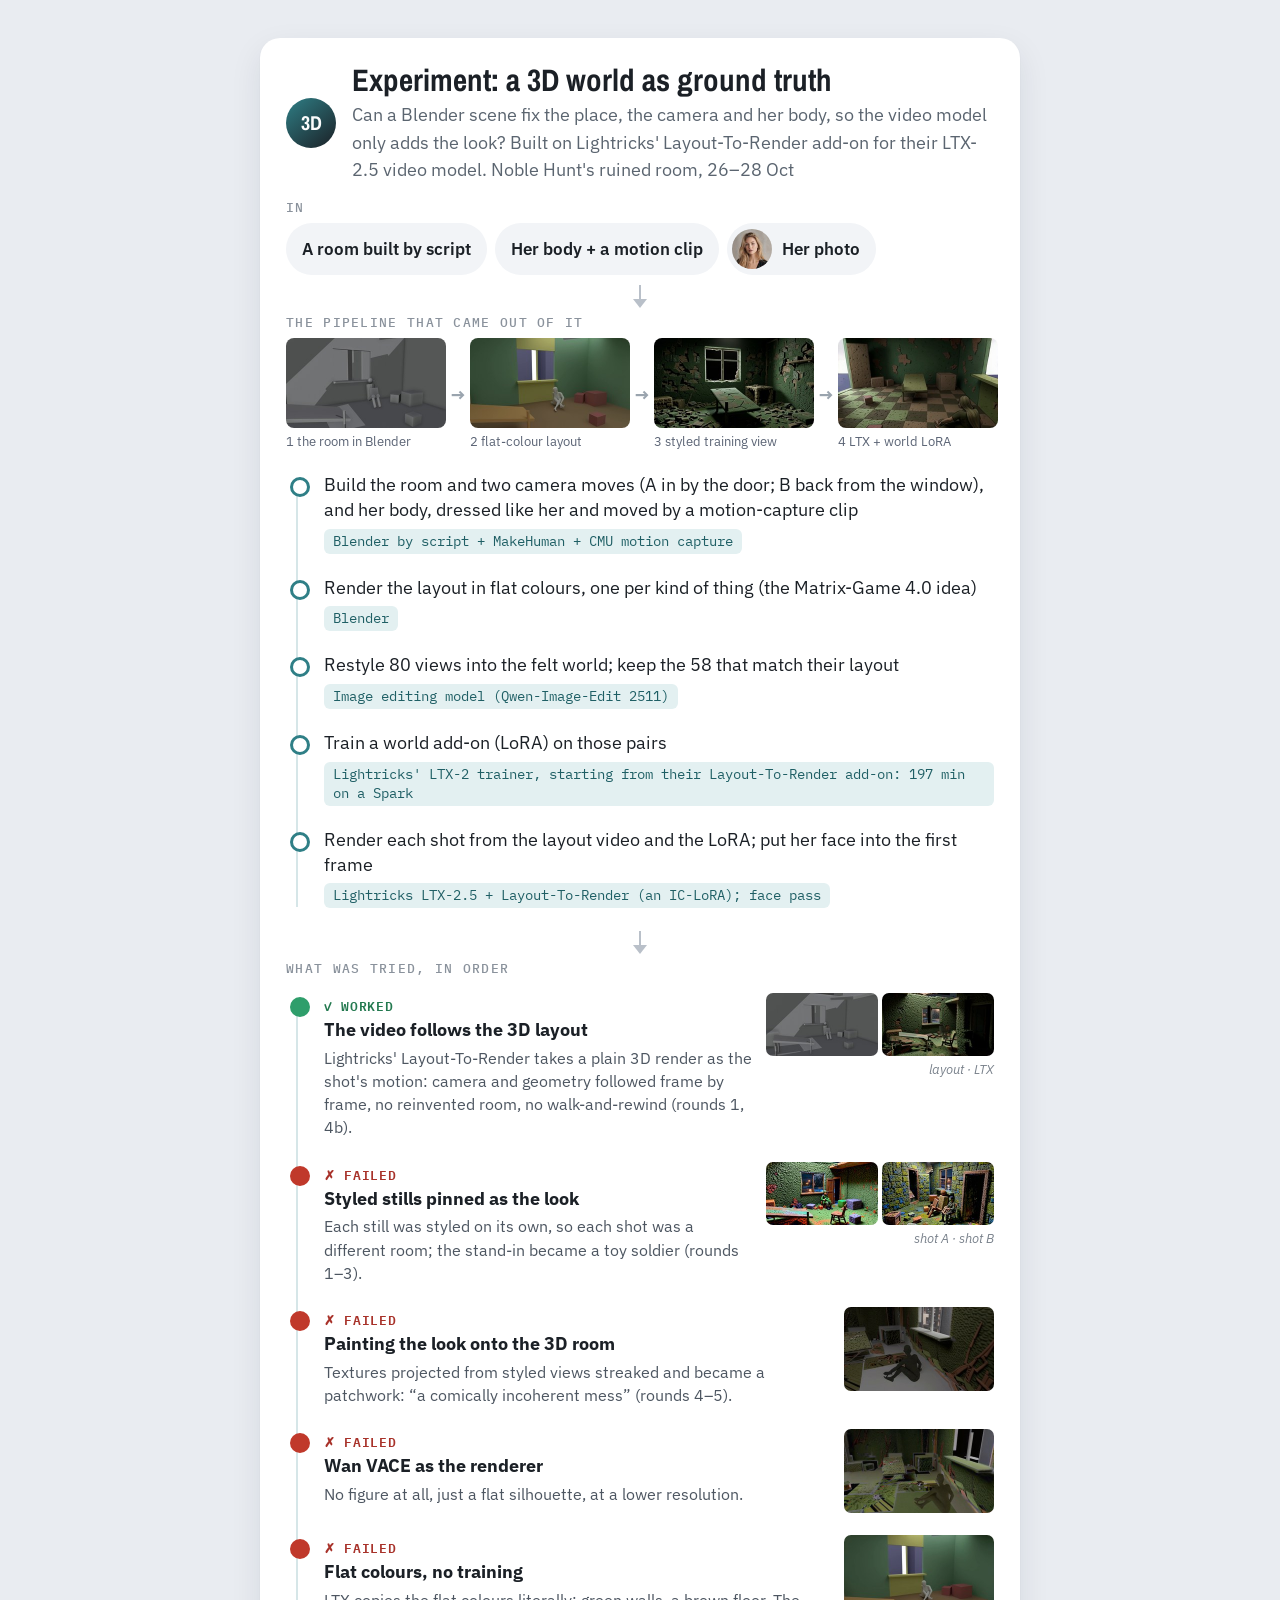
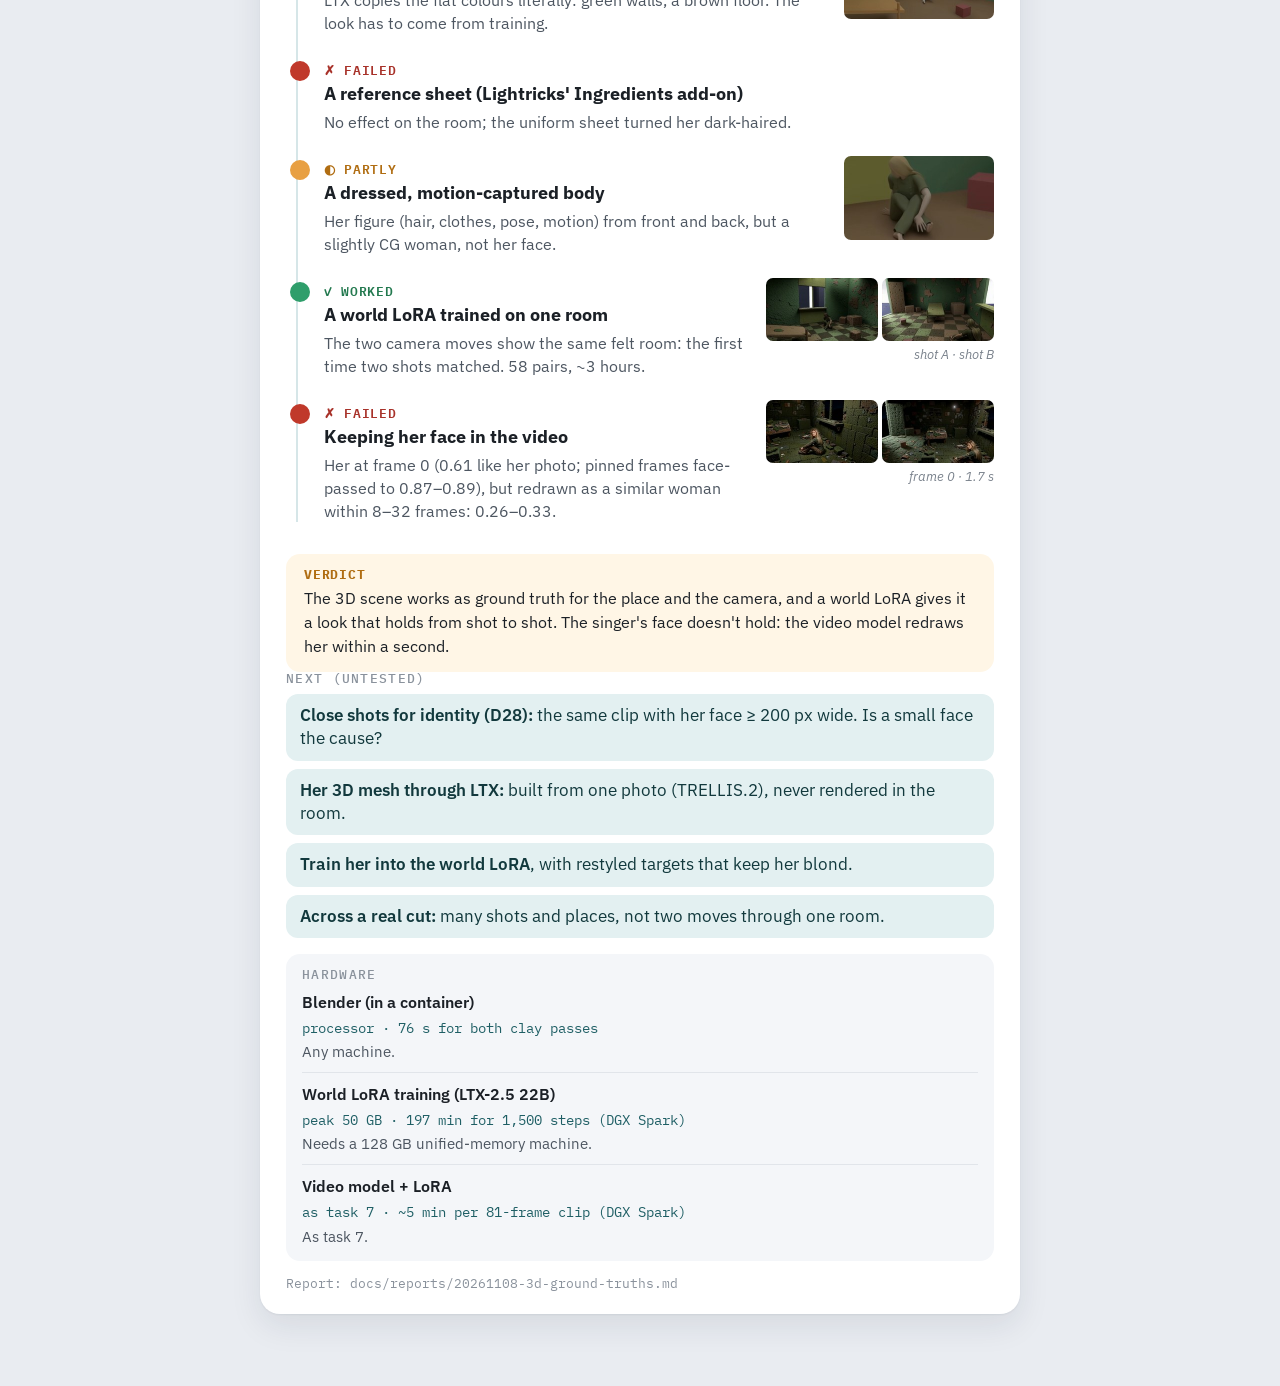
<file: docs/design/20261108-world-card.html>
<!doctype html><html lang="en" data-theme="light"><head><meta charset="utf-8"><meta name="viewport" content="width=device-width,initial-scale=1"><title>3D world experiments</title><link rel="stylesheet" href="https://fonts.googleapis.com/css2?family=Archivo+Narrow:wght@500;600;700&family=IBM+Plex+Sans:wght@400;500;600&family=IBM+Plex+Mono:wght@400;500;600&display=swap"><style>
/* Layout: a production stripboard. One strip per step in running order, coloured by which workflow it comes from;
   phases group the strips; each strip says what the step does, with what, on which box, and what it hands on. */
:root {
  --bg: #eef0f2;
  --paper: #fbfcfc;
  --ink: #1b2026;
  --muted: #5b6570;
  --rule: #cfd5db;
  --amber: #d98a1c;
  --amber-soft: #f6e3c4;
  --offline: #6c7680;
  --offline-soft: #dfe3e7;
  --shared: #2f7f86;
  --shared-soft: #d3e9ea;
  --hypo: #a33b3b;
  --display: "Archivo Narrow", "Arial Narrow", "Helvetica Neue", sans-serif;
  --body: "IBM Plex Sans", "Segoe UI", system-ui, sans-serif;
  --mono: "IBM Plex Mono", ui-monospace, "SFMono-Regular", Menlo, monospace;
}
@media (prefers-color-scheme: dark) { :root:not([data-theme="light"]) {
  --bg: #12161a; --paper: #1a1f25; --ink: #e6e9ec; --muted: #9aa4ae; --rule: #2e353d;
  --amber: #e8a043; --amber-soft: #3a2c17; --offline: #9aa4ae; --offline-soft: #2a3038;
  --shared: #5fb3ba; --shared-soft: #173538; --hypo: #e07a7a; color-scheme: dark } }
:root[data-theme="dark"] {
  --bg: #12161a; --paper: #1a1f25; --ink: #e6e9ec; --muted: #9aa4ae; --rule: #2e353d;
  --amber: #e8a043; --amber-soft: #3a2c17; --offline: #9aa4ae; --offline-soft: #2a3038;
  --shared: #5fb3ba; --shared-soft: #173538; --hypo: #e07a7a; color-scheme: dark }

body { background: var(--bg); color: var(--ink); font: 15px/1.55 var(--body); }
.wrap { max-width: 1120px; margin: 0 auto; padding-block: 40px 64px;
  padding-left: max(16px, env(safe-area-inset-left, 0px)); padding-right: max(16px, env(safe-area-inset-right, 0px)); }

header { display: grid; gap: 14px; margin-bottom: 28px; }
.eyebrow { font: 500 12px/1 var(--mono); letter-spacing: .12em; text-transform: uppercase; color: var(--muted); }
h1 { font: 700 clamp(34px, 6vw, 58px)/1 var(--display); margin: 0; letter-spacing: -.01em; text-wrap: balance; }
.lede { max-width: 68ch; margin: 0; color: var(--muted); font-size: 16px; }
.lede strong { color: var(--ink); font-weight: 600; }

.status { display: flex; gap: 10px; align-items: flex-start; border: 1.5px dashed var(--hypo); color: var(--ink);
  padding: 12px 14px; border-radius: 4px; max-width: 80ch; font-size: 14px; }
.status b { color: var(--hypo); font-family: var(--mono); font-weight: 500; letter-spacing: .06em; text-transform: uppercase; font-size: 12px; white-space: nowrap; padding-top: 2px; }


.overview { margin: 26px 0 8px; background: var(--paper); border: 1px solid var(--rule); border-radius: 4px; padding: 16px 18px; }
.overview h2 { margin: 0; font: 700 22px/1 var(--display); letter-spacing: .04em; text-transform: uppercase; }
.ov-sub { margin: 6px 0 14px; color: var(--muted); font-size: 13.5px; max-width: 80ch; }
.flow { list-style: none; margin: 0 auto; padding: 0; max-width: 760px; display: grid; }
.fnode { background: var(--bg); border: 1.5px solid var(--rule); border-radius: 4px; padding: 12px 14px; min-width: 0; }
.fhead { display: flex; align-items: center; gap: 10px; font: 700 18px/1 var(--display); letter-spacing: .05em; text-transform: uppercase; }
.fhead i { font-style: normal; display: grid; place-items: center; width: 24px; height: 24px; border-radius: 50%; background: var(--ink); color: var(--paper); font-size: 14px; }
.fsteps { list-style: none; margin: 10px 0 0; padding: 0; display: grid; gap: 1px; background: var(--rule); border: 1px solid var(--rule); border-radius: 3px; overflow: hidden; }
.fsteps li { display: grid; grid-template-columns: minmax(0, 1.4fr) minmax(0, 1fr); gap: 4px 12px; padding: 8px 10px; background: var(--paper); }
.fdo { font-size: 13.5px; line-height: 1.4; }
.fby { font: 12px/1.4 var(--mono); color: var(--shared); align-self: start; }
@media (max-width: 520px) { .fsteps li { grid-template-columns: minmax(0, 1fr); } .fby::before { content: "→ "; color: var(--muted); } }
.themebtn { justify-self: end; font: 500 12px/1 var(--mono); letter-spacing: .06em; text-transform: uppercase; color: var(--ink);
  background: var(--paper); border: 1px solid var(--rule); border-radius: 3px; padding: 8px 12px; cursor: pointer; }
.themebtn:hover { border-color: var(--ink); }
.headtop { display: flex; justify-content: space-between; align-items: center; gap: 12px; }
.ftag.stem { border-left: 3px dashed var(--muted); color: var(--muted); }
.fby a, .chip a, .src a { color: inherit; text-decoration: underline; text-decoration-thickness: 1px; text-underline-offset: 2px; text-decoration-color: var(--rule); }
.fby a:hover, .chip a:hover, .src a:hover { text-decoration-color: currentColor; }
.stagemap { list-style: none; margin: 4px auto 34px; padding: 0; max-width: 340px; display: grid; }
.stagemap li { display: grid; justify-items: center; }
.stagemap li + li::before { content: ""; width: 2px; height: 14px; background: var(--ink); }
.stagemap li + li::after { content: ""; order: -1; }
.stagemap a, .stagemap span { position: relative; display: flex; align-items: center; justify-content: center; gap: 10px; width: 100%; box-sizing: border-box;
  padding: 12px 14px; border: 1.5px solid var(--ink); border-radius: 4px; background: var(--paper); color: var(--ink); text-decoration: none;
  font: 700 17px/1.1 var(--display); letter-spacing: .04em; text-transform: uppercase; text-align: center; }
.stagemap li + li a, .stagemap li + li span { margin-top: 0; }
.stagemap li + li > :is(a, span)::before { content: ""; position: absolute; top: -1px; left: 50%; transform: translate(-50%, 0);
  border: 6px solid transparent; border-top: 8px solid var(--ink); border-bottom: 0; }
.stagemap a:hover { background: var(--bg); }
.stagemap i { font-style: normal; font-size: 13px; display: grid; place-items: center; flex: none; width: 22px; height: 22px; border-radius: 50%; background: var(--ink); color: var(--paper); }
.stagemap .sm-end span { background: var(--ink); color: var(--paper); }
.stagemap .sm-end span::before { border-top-color: var(--paper) !important; }
.stage { max-width: 720px; margin: 0 auto 22px; background: var(--bg); border: 1.5px solid var(--rule); border-radius: 6px; padding: 16px; scroll-margin-top: 12px; }
.st-h { display: flex; gap: 12px; align-items: flex-start; margin-bottom: 14px; }
.st-h i { font: normal 700 18px/1 var(--display); display: grid; place-items: center; flex: none; width: 32px; height: 32px; border-radius: 50%; background: var(--ink); color: var(--paper); }
.st-h h3 { margin: 0; font: 700 22px/1.05 var(--display); letter-spacing: .04em; text-transform: uppercase; }
.st-h p { margin: 3px 0 0; color: var(--muted); font-size: 13.5px; }
.st-io ul { list-style: none; margin: 0; padding: 0; display: grid; gap: 6px; }
.st-io li { display: grid; grid-template-columns: minmax(0, 1fr) auto; gap: 2px 12px; align-items: baseline; padding: 8px 10px;
  background: var(--paper); border: 1px solid var(--rule); border-left: 4px solid var(--muted); border-radius: 3px; font-size: 14px; }
.st-io.st-out li { border-left-color: var(--ink); }
.st-io li > span:not(.what):not(.eg) { font: 12px/1.4 var(--mono); color: var(--muted); text-align: right; }
.st-inputs .st-io.st-in li { grid-template-columns: minmax(0, 1fr); }
.st-inputs .st-io.st-in li > span { text-align: left; }
.st-io code { font: 12px var(--mono); color: var(--ink); }
.st-io q { display: block; margin: 6px 0 2px; padding: 8px 10px; border-left: 3px solid var(--rule); font-style: italic; font-size: 13.5px; color: var(--ink); quotes: "\201C" "\201D"; }
.st-io .what { grid-column: 1 / -1; font-family: var(--body); text-align: left; font-size: 13.5px; color: var(--ink); margin-top: 3px; }
.st-io .eg { font: 11.5px var(--mono); color: var(--muted); }
.st-arrow { display: flex; flex-direction: column; align-items: center; padding: 6px 0; }
.st-arrow::before { content: ""; width: 2px; height: 12px; background: var(--ink); }
.st-arrow::after { content: ""; border: 7px solid transparent; border-top: 9px solid var(--ink); border-bottom: 0; }
.stage .lbl { margin-bottom: 6px; }
.stage .fsteps { margin-top: 0; }
@media (max-width: 520px) { .st-io li { grid-template-columns: minmax(0, 1fr); } .st-io li > span { text-align: left; } .stage { padding: 12px; } }
.fins { display: grid; gap: 6px; margin-top: 10px; }
.fins div { display: grid; gap: 1px; padding: 6px 8px; background: var(--paper); border-radius: 3px; font-size: 14px; }
.fins span { font: 12px var(--mono); color: var(--muted); }
.fins .fav { background: var(--amber-soft); border: 1.5px solid var(--amber); }
.fout { background: var(--ink); border-color: var(--ink); color: var(--paper); }
.fout p { margin: 8px 0 0; font-size: 14px; }
.farrow { display: flex; flex-direction: column; align-items: center; padding: 4px 0; }
.farrow::before { content: ""; width: 2px; height: 14px; background: var(--ink); }
.farrow::after { content: ""; border: 7px solid transparent; border-top: 9px solid var(--ink); border-bottom: 0; }
.farrow span { font: 12px var(--mono); color: var(--shared); padding: 3px 0; text-align: center; }

.legend { display: flex; flex-wrap: wrap; gap: 8px 18px; font-size: 13px; color: var(--muted); }
.legend span { display: inline-flex; align-items: center; gap: 8px; }
.sw { width: 26px; height: 12px; border-radius: 2px; }
.sw.a { background: var(--amber); } .sw.o { background: var(--offline); } .sw.s { background: var(--shared); }

.inputs { display: grid; grid-template-columns: repeat(auto-fit, minmax(200px, 1fr)); gap: 10px; margin: 26px 0 8px; }
.inp { background: var(--paper); border: 1px solid var(--rule); border-radius: 4px; padding: 12px 14px; min-width: 0; }
.inp h3 { margin: 0 0 4px; font: 600 15px/1.2 var(--display); letter-spacing: .02em; text-transform: uppercase; }
.inp p { margin: 0; font-size: 13.5px; color: var(--muted); }
.inp code { font: 12.5px var(--mono); color: var(--ink); }
.inp.avatar { border: 1.5px solid var(--amber); }
.req { font: 500 11px var(--mono); letter-spacing: .08em; text-transform: uppercase; color: var(--muted); margin-left: 6px; }

.phase { margin-top: 30px; }
.phase-h { display: flex; align-items: baseline; gap: 12px; border-bottom: 2px solid var(--ink); padding-bottom: 6px; margin-bottom: 8px; }
.phase-h h2 { margin: 0; font: 700 22px/1 var(--display); letter-spacing: .04em; text-transform: uppercase; }
.phase-h p { margin: 0; color: var(--muted); font-size: 13.5px; }

.board { display: grid; gap: 6px; }
.strip { display: grid; grid-template-columns: 56px minmax(0, 1.35fr) minmax(0, 1fr) minmax(0, .9fr); background: var(--paper);
  border: 1px solid var(--rule); border-radius: 3px; overflow: hidden; }
.strip > div { padding: 12px 14px; min-width: 0; }
.num { display: grid; place-items: center; font: 700 22px/1 var(--display); color: var(--paper); }
.strip .num { background: var(--ink); }
.what h3 { margin: 0 0 4px; font: 600 18px/1.15 var(--display); letter-spacing: .01em; }
.what p { margin: 0; font-size: 14px; }
.what .src { display: block; margin-top: 6px; font: 12px var(--mono); color: var(--muted); }
.lbl { font: 500 10.5px/1 var(--mono); letter-spacing: .1em; text-transform: uppercase; color: var(--muted); margin-bottom: 7px; }
.chips { display: flex; flex-wrap: wrap; gap: 5px; }
.chip { font: 12px/1.3 var(--mono); padding: 3px 7px; border: 1px solid var(--rule); border-radius: 3px; background: var(--bg); white-space: nowrap; }
.box { font: 12px var(--mono); color: var(--muted); margin-top: 8px; }
.out { font: 12.5px/1.5 var(--mono); }
.out ul { margin: 0; padding: 0; list-style: none; }
.out li { overflow-wrap: anywhere; }
.out li::before { content: "→ "; color: var(--muted); }

.gate { margin: 8px 0 0 56px; padding: 8px 14px; border-left: 3px solid var(--ink); font-size: 13.5px; background: var(--paper); }
.gate b { font: 600 12px var(--mono); letter-spacing: .08em; text-transform: uppercase; margin-right: 6px; }

.final { margin-top: 30px; background: var(--ink); color: var(--paper); border-radius: 4px; padding: 18px 20px;
  display: flex; flex-wrap: wrap; gap: 8px 24px; align-items: baseline; }
.final h2 { margin: 0; font: 700 22px/1 var(--display); text-transform: uppercase; letter-spacing: .04em; }
.final code { font: 14px var(--mono); }

.comfy { margin-top: 36px; background: var(--paper); border: 1px solid var(--rule); border-radius: 4px; padding: 16px 18px; }
.comfy h2 { margin: 0 0 6px; font: 700 22px/1.1 var(--display); letter-spacing: .04em; text-transform: uppercase; }
.comfy h3 { margin: 0 0 6px; font: 700 16px/1.1 var(--display); letter-spacing: .04em; text-transform: uppercase; }
.comfy-lede { margin: 0 0 12px; max-width: 80ch; font-size: 14.5px; }
.comfy-lede a { color: inherit; text-underline-offset: 2px; }
.comfy-scroll { overflow-x: auto; }
.comfy table { width: 100%; border-collapse: collapse; font-size: 13.5px; min-width: 520px; }
.comfy th, .comfy td { text-align: left; padding: 7px 10px 7px 0; border-bottom: 1px solid var(--rule); vertical-align: top; }
.comfy th { font: 500 11px var(--mono); letter-spacing: .08em; text-transform: uppercase; color: var(--muted); }
.comfy td:first-child a { font: 12.5px var(--mono); color: var(--ink); }
.comfy td:nth-child(2) { white-space: nowrap; font-weight: 500; }
.fit { font: 500 11.5px/1 var(--mono); padding: 3px 6px; border-radius: 3px; border: 1px solid; white-space: nowrap; }
.fit.good { color: var(--shared); } .fit.mixed { color: var(--amber); } .fit.poor { color: var(--hypo); }
.comfy-grid { display: grid; grid-template-columns: repeat(auto-fit, minmax(280px, 1fr)); gap: 18px; margin-top: 16px; }
.comfy ul { margin: 0; padding-left: 18px; font-size: 13.5px; } .comfy li + li { margin-top: 6px; }
.comfy-grid p { margin: 0 0 8px; font-size: 13.5px; }
.st-needs { margin-top: 12px; padding: 10px 12px; border: 1px dashed var(--muted); border-radius: 3px; background: var(--paper); }
.st-needs p { margin: 0; font-size: 13px; line-height: 1.5; }
.hw td:first-child { font-weight: 500; }
.comfy-caveat { color: var(--muted); font-style: italic; }
@media (max-width: 600px) { .comfy td:nth-child(2) { white-space: normal; } }
.notes { margin-top: 36px; display: grid; grid-template-columns: repeat(auto-fit, minmax(300px, 1fr)); gap: 16px; }
.notes section { background: var(--paper); border: 1px solid var(--rule); border-radius: 4px; padding: 16px 18px; min-width: 0; }
.notes h2 { margin: 0 0 8px; font: 700 18px/1.1 var(--display); text-transform: uppercase; letter-spacing: .04em; }
.notes table { width: 100%; border-collapse: collapse; font-size: 13.5px; }
.notes td, .notes th { text-align: left; padding: 6px 8px 6px 0; border-bottom: 1px solid var(--rule); vertical-align: top; }
.notes th { font: 500 11px var(--mono); letter-spacing: .08em; text-transform: uppercase; color: var(--muted); }
.notes td:first-child { font-family: var(--mono); font-size: 12.5px; white-space: nowrap; }
.notes ul { margin: 0; padding-left: 18px; font-size: 13.5px; }
.notes li + li { margin-top: 5px; }


.st-intro .st-h { margin-bottom: 10px; }
.cast { margin: 0; display: grid; gap: 6px; }
.cast div { display: grid; grid-template-columns: 11em minmax(0, 1fr); gap: 2px 14px; padding: 8px 10px; background: var(--paper);
  border: 1px solid var(--rule); border-left: 4px solid var(--muted); border-radius: 3px; }
.cast dt { font-weight: 600; font-size: 14px; } .cast dd { margin: 0; font-size: 13.5px; }
.cast-note { margin: 10px 0 0; font-size: 13px; color: var(--muted); }
@media (max-width: 520px) { .cast div { grid-template-columns: minmax(0, 1fr); } }
.grp { display: inline-block; font: 600 12px/1 var(--mono); letter-spacing: .1em; text-transform: uppercase; padding: 5px 9px; border-radius: 3px; margin-bottom: 8px; }
.grp.req-on { background: var(--ink); color: var(--paper); }
.grp.req-off { border: 1.5px dashed var(--muted); color: var(--muted); }
.optgroup { margin-top: 16px; }
.optgroup li { border-style: dashed; border-left-style: dashed; }
.reqgroup li { border-left-color: var(--ink); border-left-width: 5px; }
.lean { font: normal 600 10.5px/1 var(--mono); letter-spacing: .08em; text-transform: uppercase; color: var(--shared); border: 1px solid var(--shared); border-radius: 3px; padding: 2px 4px; margin-left: 4px; white-space: nowrap; }
.exp { margin: 10px 0 0; padding: 8px 10px; border-left: 3px solid var(--shared); background: var(--paper); font-size: 13px; line-height: 1.45; color: var(--ink); }
.exp b { font: 700 11px/1 var(--mono); letter-spacing: .06em; text-transform: uppercase; color: var(--shared); margin-right: 6px; }
.new { font: normal 600 10.5px/1 var(--mono); letter-spacing: .08em; text-transform: uppercase; color: var(--hypo); border: 1px solid var(--hypo); border-radius: 3px; padding: 2px 4px; margin-left: 4px; white-space: nowrap; }
.hwt-scroll { overflow-x: auto; }
.hwt { width: 100%; min-width: 560px; border-collapse: collapse; font-size: 12.5px; line-height: 1.4; }
.hwt th, .hwt td { text-align: left; vertical-align: top; padding: 5px 8px 5px 0; border-bottom: 1px solid var(--rule); }
.hwt th { font: 500 10.5px var(--mono); letter-spacing: .08em; text-transform: uppercase; color: var(--muted); }
.hwt td:first-child { width: 22%; } .hwt td:nth-child(2) { width: 13%; } .hwt td:nth-child(3) { width: 17%; } .hwt td:nth-child(5) { width: 24%; }
.hwt a, .chip a { color: inherit; }

.pk { display: inline-block; font: 500 10.5px/1 var(--mono); letter-spacing: .04em; text-transform: uppercase; padding: 3px 5px; border-radius: 3px; border: 1px solid; white-space: nowrap; }
.pk.y { color: var(--paper); background: var(--shared); border-color: var(--shared); }
.pk.s { color: var(--shared); } .pk.b { color: var(--amber); } .pk.x { color: var(--hypo); } .pk.u { color: var(--muted); border-style: dashed; }
.pft { min-width: 980px; font-size: 12.5px; line-height: 1.45; }
.pft td:first-child { font-weight: 500; width: 15%; } .comfy .pft td:nth-child(2) { white-space: nowrap; font-weight: 400; }
.pft td { width: 11%; } .pft .pf-note { width: 20%; color: var(--muted); }

.st-arch { margin-top: 12px; padding: 10px 12px; border: 1px dashed var(--muted); border-radius: 3px; background: var(--paper); display: grid; gap: 10px; }
.st-arch .lbl { margin-bottom: 0; }
.arch b { font-size: 13.5px; font-weight: 600; } .arch ul { list-style: none; margin: 4px 0 0; padding: 0; display: grid; gap: 4px; font-size: 13px; line-height: 1.45; }
.arch-note { margin: 4px 0 0; font-size: 12.5px; color: var(--muted); }

@media (max-width: 820px) {
  .strip { grid-template-columns: 44px minmax(0, 1fr); }
  .strip > .tech, .strip > .out { grid-column: 2; padding-top: 0; }
  .num { grid-row: span 3; font-size: 18px; }
  .gate { margin-left: 0; }
}
/* Illustrated cards (pipeline_cards_illustrated.py, world_card.py): layered on the pipeline page's own CSS. */
body.ill { background: #e9ecf1; } body.ill main { padding: 30px 0; }
.ill .stage { width: 760px; max-width: none; box-sizing: border-box; margin: 0 auto 34px; background: #fff; border: 0; border-radius: 20px;
  padding: 26px 26px 22px; box-shadow: 0 1px 2px rgba(20,30,50,.06), 0 12px 32px rgba(20,30,50,.09); }
.ill .st-h { gap: 16px; align-items: center; margin-bottom: 18px; }
.ill .st-h i { width: 50px; height: 50px; font-size: 26px; background: linear-gradient(140deg, #2f7f86, #1b2026); }
.ill .st-h h3 { font: 700 31px/1.08 var(--display); letter-spacing: 0; text-transform: none; }
.ill .st-h p { font-size: 17.5px; margin-top: 4px; }
.ill .lbl { font-size: 13px; color: #8a929c; margin: 0 0 9px; }
.ill .st-io ul { display: flex; flex-wrap: wrap; gap: 8px; }
.ill .st-io li { display: inline-flex; align-items: center; gap: 10px; border: 0; border-radius: 999px; background: #f2f4f7;
  padding: 6px 16px 6px 16px; font-size: 16.5px; line-height: 1.25; }
.ill .st-io li.has { padding-left: 5px; }
.ill .st-io li > img, .ill .st-io li > svg { border-radius: 50%; object-fit: cover; flex: none; }
.ill .st-io li > svg.wv { border-radius: 0; }
.ill .st-io li > span:not(.what):not(.eg) { font: 13px var(--mono); color: #8a929c; text-align: left; }
.ill .st-io.st-out li { background: #e3f0f1; color: #12393d; }
.ill .st-io li b { font-weight: 600; }
.ill .st-arrow { padding: 10px 0 8px; } .ill .st-arrow::before { height: 14px; background: #b9c0c9; }
.ill .st-arrow::after { border-top-color: #b9c0c9; }
.ill .fsteps { background: none; border: 0; gap: 0; position: relative; padding-left: 4px; overflow: visible; }
.ill .fsteps::before { content: ""; position: absolute; left: 10px; top: 14px; bottom: 14px; width: 2px; background: #d6e6e8; }
.ill .fsteps li { display: block; position: relative; background: none; padding: 9px 0 13px 34px; }
.ill .fsteps li::before { content: ""; position: absolute; left: 0; top: 13px; width: 14px; height: 14px; border-radius: 50%;
  background: #fff; border: 3px solid #2f7f86; }
.ill .fdo a, .ill .exp a { color: inherit; text-decoration: underline; text-decoration-color: #b9c0c9; text-underline-offset: 3px; }
.ill .fdo { display: block; font-size: 17.5px; line-height: 1.42; }
.ill .fby { display: inline-block; margin-top: 6px; font-size: 13.5px; background: #e3f0f1; color: #1f5f65; border-radius: 6px; padding: 3px 9px; }
.ill .th { margin-top: 9px; } .ill .th .row { display: flex; gap: 6px; align-items: center; flex-wrap: wrap; }
.ill .th img { border-radius: 8px; display: block; } .ill .th .tc { font-size: 14px; color: #7a828c; margin-top: 5px; font-style: italic; }
.ill .th .arr { font-size: 22px; color: #9aa4ae; padding: 0 2px; }
.ill .stems { display: grid; gap: 2px; } .ill svg.wv { display: block; }
.ill .names { font-size: 15px; line-height: 1.6; color: #8a929c; } .ill .names .pkn { color: #1b2026; font-weight: 600; background: #f6e3c4; border-radius: 4px; padding: 1px 5px; }
.ill .pill { display: inline-block; font-size: 15px; background: #f2f4f7; border-radius: 999px; padding: 5px 12px; color: #3a434e; }
.ill .eg { margin-top: 9px; font: italic 16px/1.45 Georgia, serif; color: #3a434e; background: #faf7f0; border-radius: 10px; padding: 8px 12px; }
.ill .eg b { font: 600 12.5px var(--mono); font-style: normal; color: #9a8f74; letter-spacing: .04em; }
.ill .exp { margin-top: 18px; border: 0; border-radius: 14px; background: #fff6e6; padding: 14px 16px 14px 18px; font-size: 16px; line-height: 1.5; }
.ill .exp b { display: block; color: #b06d12; font-size: 12.5px; margin-bottom: 5px; }
.ill .st-needs { margin-top: 16px; border: 0; border-radius: 14px; background: #f4f6f9; padding: 14px 16px; }
.ill .hwb { display: grid; gap: 10px; } .ill .hwb > div { border-top: 1px solid #e1e5ea; padding-top: 9px; }
.ill .hwb > div:first-child { border-top: 0; padding-top: 0; }
.ill .hwb .w { font-size: 16px; font-weight: 600; } .ill .hwb .w a { color: inherit; }
.ill .hwb .m { font: 13.5px/1.5 var(--mono); color: #1f5f65; margin: 3px 0; }
.ill .hwb .y { font-size: 14.5px; line-height: 1.45; color: #4d5661; } .ill .hwb .y i { font-style: normal; color: #8a929c; }
.ill .new, .ill .lean { font-size: 12px; }

.ill .st-h i { font-size: 20px; }
.ill .exps li::before { border-color: #9aa4ae; }
.ill .exps li.v-yes::before { background: #2f9e6b; border-color: #2f9e6b; }
.ill .exps li.v-no::before { background: #c0392b; border-color: #c0392b; }
.ill .exps li.v-part::before { background: #e8a043; border-color: #e8a043; }
.ill .vd { font: 600 13px var(--mono); letter-spacing: .05em; text-transform: uppercase; margin-right: 4px; }
.ill .v-yes .vd { color: #23794f; } .ill .v-no .vd { color: #a8322a; } .ill .v-part .vd { color: #b06d12; }
.ill .exps li { display: grid; grid-template-columns: minmax(0, 1fr) auto; column-gap: 14px; align-items: start; }
.ill .sd { display: grid; grid-template-columns: repeat(2, auto); gap: 4px; justify-content: end; }
.ill .sd img { border-radius: 7px; display: block; } .ill .sd img:only-of-type { grid-column: span 2; }
.ill .sd .tc { grid-column: 1 / -1; font-size: 13px; color: #7a828c; font-style: italic; text-align: right; }
.ill .flow { display: flex; align-items: center; gap: 4px; margin: 2px 0 12px; }
.ill .flow div { display: grid; gap: 4px; } .ill .flow img { border-radius: 8px; display: block; }
.ill .flow span { font-size: 13px; color: #5b6475; } .ill .flow b { color: #9aa4ae; font-size: 18px; }
.ill .vt { display: block; font-size: 16px; line-height: 1.45; color: #4d5661; margin-top: 4px; }
.ill .nexts ul { display: grid; gap: 8px; } .ill .nexts li { border-radius: 12px; display: block; font-size: 16.5px; line-height: 1.42; padding: 10px 14px; }
.ill .exp b { display: block; }
.ill .world .src { font: 13px var(--mono); color: #8a929c; margin: 14px 0 0; }
</style></head><body class="ill"><main><article class="stage world" id="world-experiments">
<header class="st-h"><i>3D</i><div><h3>Experiment: a 3D world as ground truth</h3>
<p>Can a Blender scene fix the place, the camera and her body, so the video model only adds the look? Built on Lightricks' Layout-To-Render add-on for their LTX-2.5 video model. Noble Hunt's ruined room, 26–28 Oct</p></div></header>
<div class="st-io st-in"><div class="lbl">In</div><ul><li><b>A room built by script</b></li><li><b>Her body + a motion clip</b></li>
<li class="has"><img src="20261108-world-card/src/in3.jpg" width="40" height="40"><b>Her photo</b></li></ul></div>
<div class="st-arrow" aria-hidden="true"></div>
<div class="lbl">The pipeline that came out of it</div><div class="flow"><div><img src="20261108-world-card/src/f1.jpg" width="160" height="90"><span>1 the room in Blender</span></div><b>→</b><div><img src="20261108-world-card/src/f2.jpg" width="160" height="90"><span>2 flat-colour layout</span></div><b>→</b><div><img src="20261108-world-card/src/f3.jpg" width="160" height="90"><span>3 styled training view</span></div><b>→</b><div><img src="20261108-world-card/src/f4.jpg" width="160" height="90"><span>4 LTX + world LoRA</span></div></div><ul class="fsteps"><li><span class="fdo">Build the room and two camera moves (A in by the door; B back from the window), and her body, dressed like her and moved by a motion-capture clip</span><span class="fby">Blender by script + MakeHuman + CMU motion capture</span></li><li><span class="fdo">Render the layout in flat colours, one per kind of thing (the Matrix-Game 4.0 idea)</span><span class="fby">Blender</span></li><li><span class="fdo">Restyle 80 views into the felt world; keep the 58 that match their layout</span><span class="fby">Image editing model (Qwen-Image-Edit 2511)</span></li><li><span class="fdo">Train a world add-on (LoRA) on those pairs</span><span class="fby">Lightricks' LTX-2 trainer, starting from their Layout-To-Render add-on: 197 min on a Spark</span></li><li><span class="fdo">Render each shot from the layout video and the LoRA; put her face into the first frame</span><span class="fby">Lightricks LTX-2.5 + Layout-To-Render (an IC-LoRA); face pass</span></li></ul>
<div class="st-arrow" aria-hidden="true"></div>
<div class="lbl">What was tried, in order</div><ul class="fsteps exps"><li class="v-yes"><div><span class="fdo"><b class="vd">✓ worked</b><br><b>The video follows the 3D layout</b></span><span class="vt">Lightricks' Layout-To-Render takes a plain 3D render as the shot's motion: camera and geometry followed frame by frame, no reinvented room, no walk-and-rewind (rounds 1, 4b).</span></div><div class="sd"><img src="20261108-world-card/src/e1a.jpg" width="112" height="63"><img src="20261108-world-card/src/e1b.jpg" width="112" height="63"><div class="tc">layout · LTX</div></div></li><li class="v-no"><div><span class="fdo"><b class="vd">✗ failed</b><br><b>Styled stills pinned as the look</b></span><span class="vt">Each still was styled on its own, so each shot was a different room; the stand-in became a toy soldier (rounds 1–3).</span></div><div class="sd"><img src="20261108-world-card/src/e2a.jpg" width="112" height="63"><img src="20261108-world-card/src/e2b.jpg" width="112" height="63"><div class="tc">shot A · shot B</div></div></li><li class="v-no"><div><span class="fdo"><b class="vd">✗ failed</b><br><b>Painting the look onto the 3D room</b></span><span class="vt">Textures projected from styled views streaked and became a patchwork: “a comically incoherent mess” (rounds 4–5).</span></div><div class="sd"><img src="20261108-world-card/src/e3.jpg" width="150" height="84"></div></li><li class="v-no"><div><span class="fdo"><b class="vd">✗ failed</b><br><b>Wan VACE as the renderer</b></span><span class="vt">No figure at all, just a flat silhouette, at a lower resolution.</span></div><div class="sd"><img src="20261108-world-card/src/e4.jpg" width="150" height="84"></div></li><li class="v-no"><div><span class="fdo"><b class="vd">✗ failed</b><br><b>Flat colours, no training</b></span><span class="vt">LTX copies the flat colours literally: green walls, a brown floor. The look has to come from training.</span></div><div class="sd"><img src="20261108-world-card/src/e5.jpg" width="150" height="84"></div></li><li class="v-no"><div><span class="fdo"><b class="vd">✗ failed</b><br><b>A reference sheet (Lightricks' Ingredients add-on)</b></span><span class="vt">No effect on the room; the uniform sheet turned her dark-haired.</span></div></li><li class="v-part"><div><span class="fdo"><b class="vd">◐ partly</b><br><b>A dressed, motion-captured body</b></span><span class="vt">Her figure (hair, clothes, pose, motion) from front and back, but a slightly CG woman, not her face.</span></div><div class="sd"><img src="20261108-world-card/src/e7.jpg" width="150" height="84"></div></li><li class="v-yes"><div><span class="fdo"><b class="vd">✓ worked</b><br><b>A world LoRA trained on one room</b></span><span class="vt">The two camera moves show the same felt room: the first time two shots matched. 58 pairs, ~3 hours.</span></div><div class="sd"><img src="20261108-world-card/src/e8a.jpg" width="112" height="63"><img src="20261108-world-card/src/e8b.jpg" width="112" height="63"><div class="tc">shot A · shot B</div></div></li><li class="v-no"><div><span class="fdo"><b class="vd">✗ failed</b><br><b>Keeping her face in the video</b></span><span class="vt">Her at frame 0 (0.61 like her photo; pinned frames face-passed to 0.87–0.89), but redrawn as a similar woman within 8–32 frames: 0.26–0.33.</span></div><div class="sd"><img src="20261108-world-card/src/e9a.jpg" width="112" height="63"><img src="20261108-world-card/src/e9b.jpg" width="112" height="63"><div class="tc">frame 0 · 1.7 s</div></div></li></ul>
<p class="exp"><b>Verdict</b>The 3D scene works as ground truth for the place and the camera, and a world LoRA gives it a look that holds
from shot to shot. The singer's face doesn't hold: the video model redraws her within a second.</p>
<div class="st-io st-out nexts"><div class="lbl">Next (untested)</div><ul><li><b>Close shots for identity (D28):</b> the same clip with her face ≥ 200 px wide. Is a small face the cause?</li><li><b>Her 3D mesh through LTX:</b> built from one photo (TRELLIS.2), never rendered in the room.</li><li><b>Train her into the world LoRA</b>, with restyled targets that keep her blond.</li><li><b>Across a real cut:</b> many shots and places, not two moves through one room.</li></ul></div>
<div class="st-needs"><div class="lbl">Hardware</div><div class="hwb">
<div><div class="w">Blender (in a container)</div><div class="m">processor · 76 s for both clay passes</div><div class="y">Any machine.</div></div>
<div><div class="w">World LoRA training (LTX-2.5 22B)</div><div class="m">peak 50 GB · 197 min for 1,500 steps (DGX Spark)</div><div class="y">Needs a 128 GB unified-memory machine.</div></div>
<div><div class="w">Video model + LoRA</div><div class="m">as task 7 · ~5 min per 81-frame clip (DGX Spark)</div><div class="y">As task 7.</div></div>
</div></div>
<p class="src">Report: docs/reports/20261108-3d-ground-truths.md</p>
</article></main></body></html>
</file>
